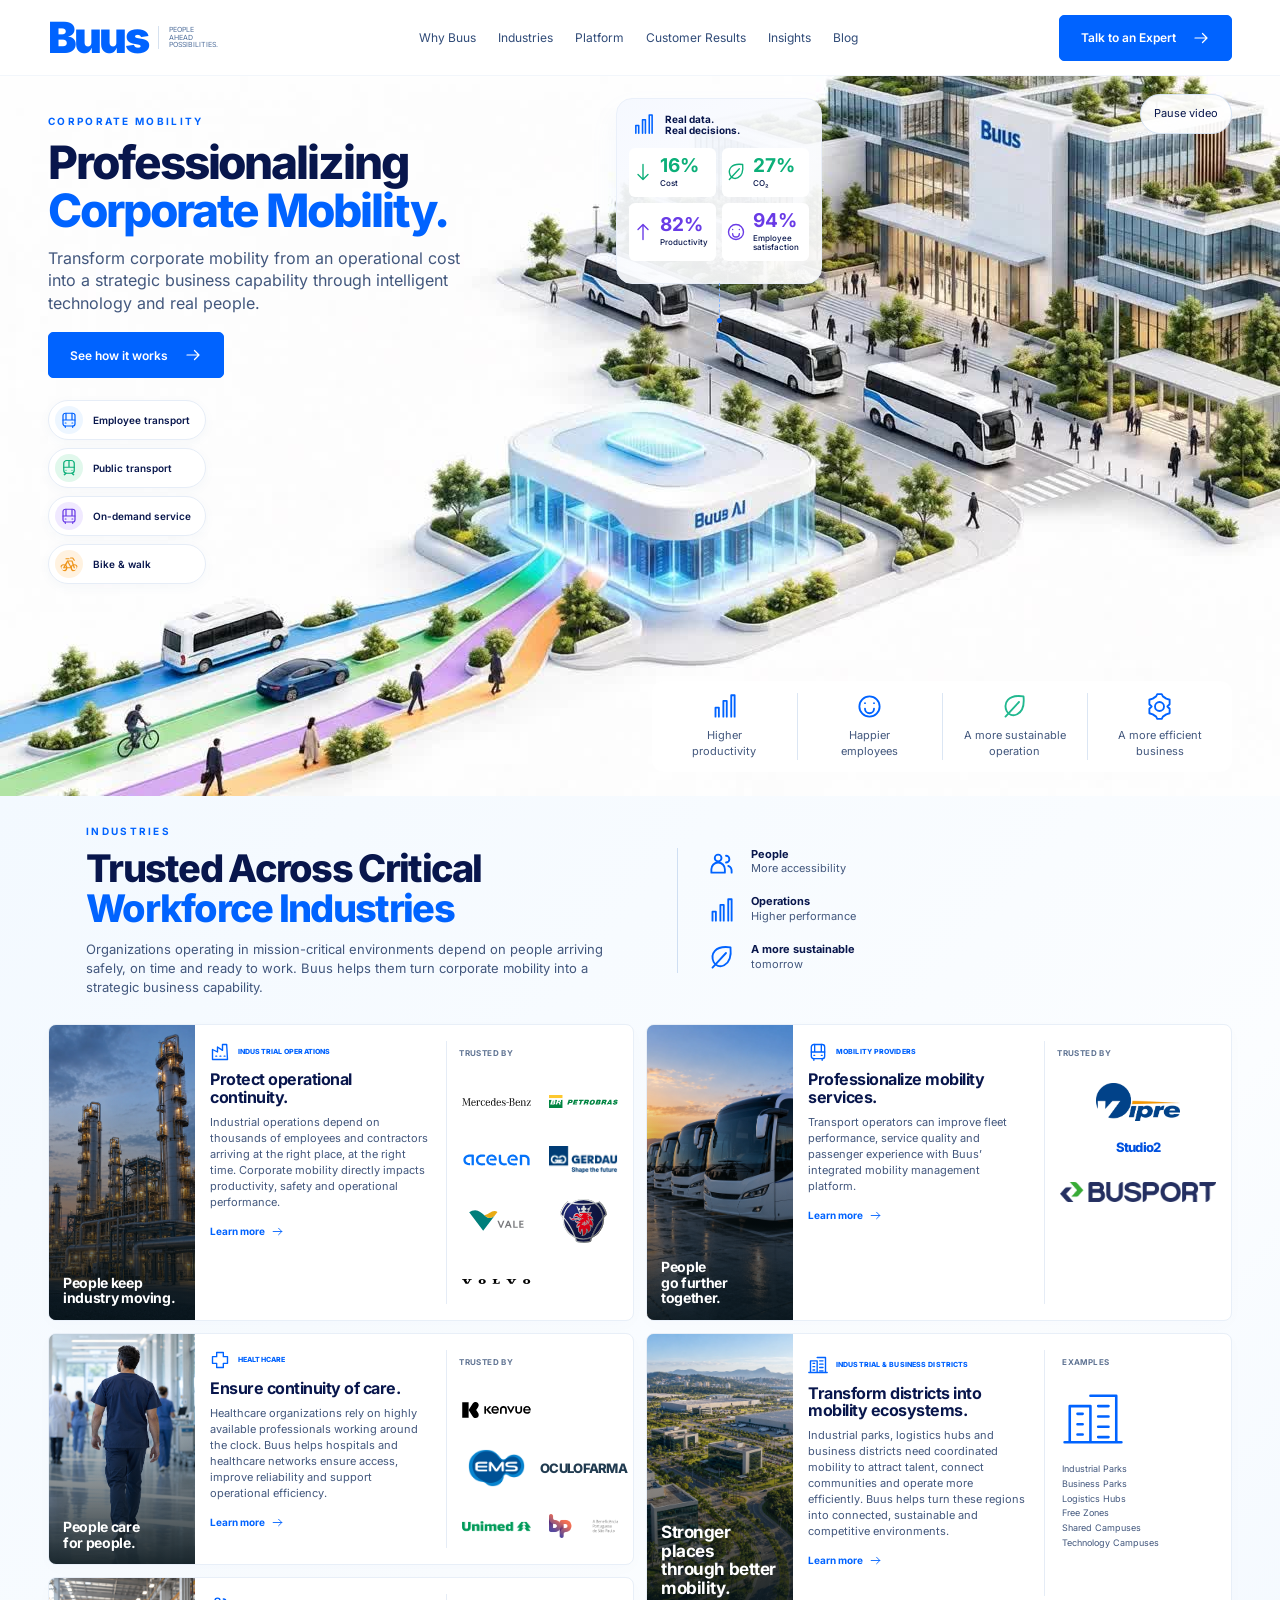
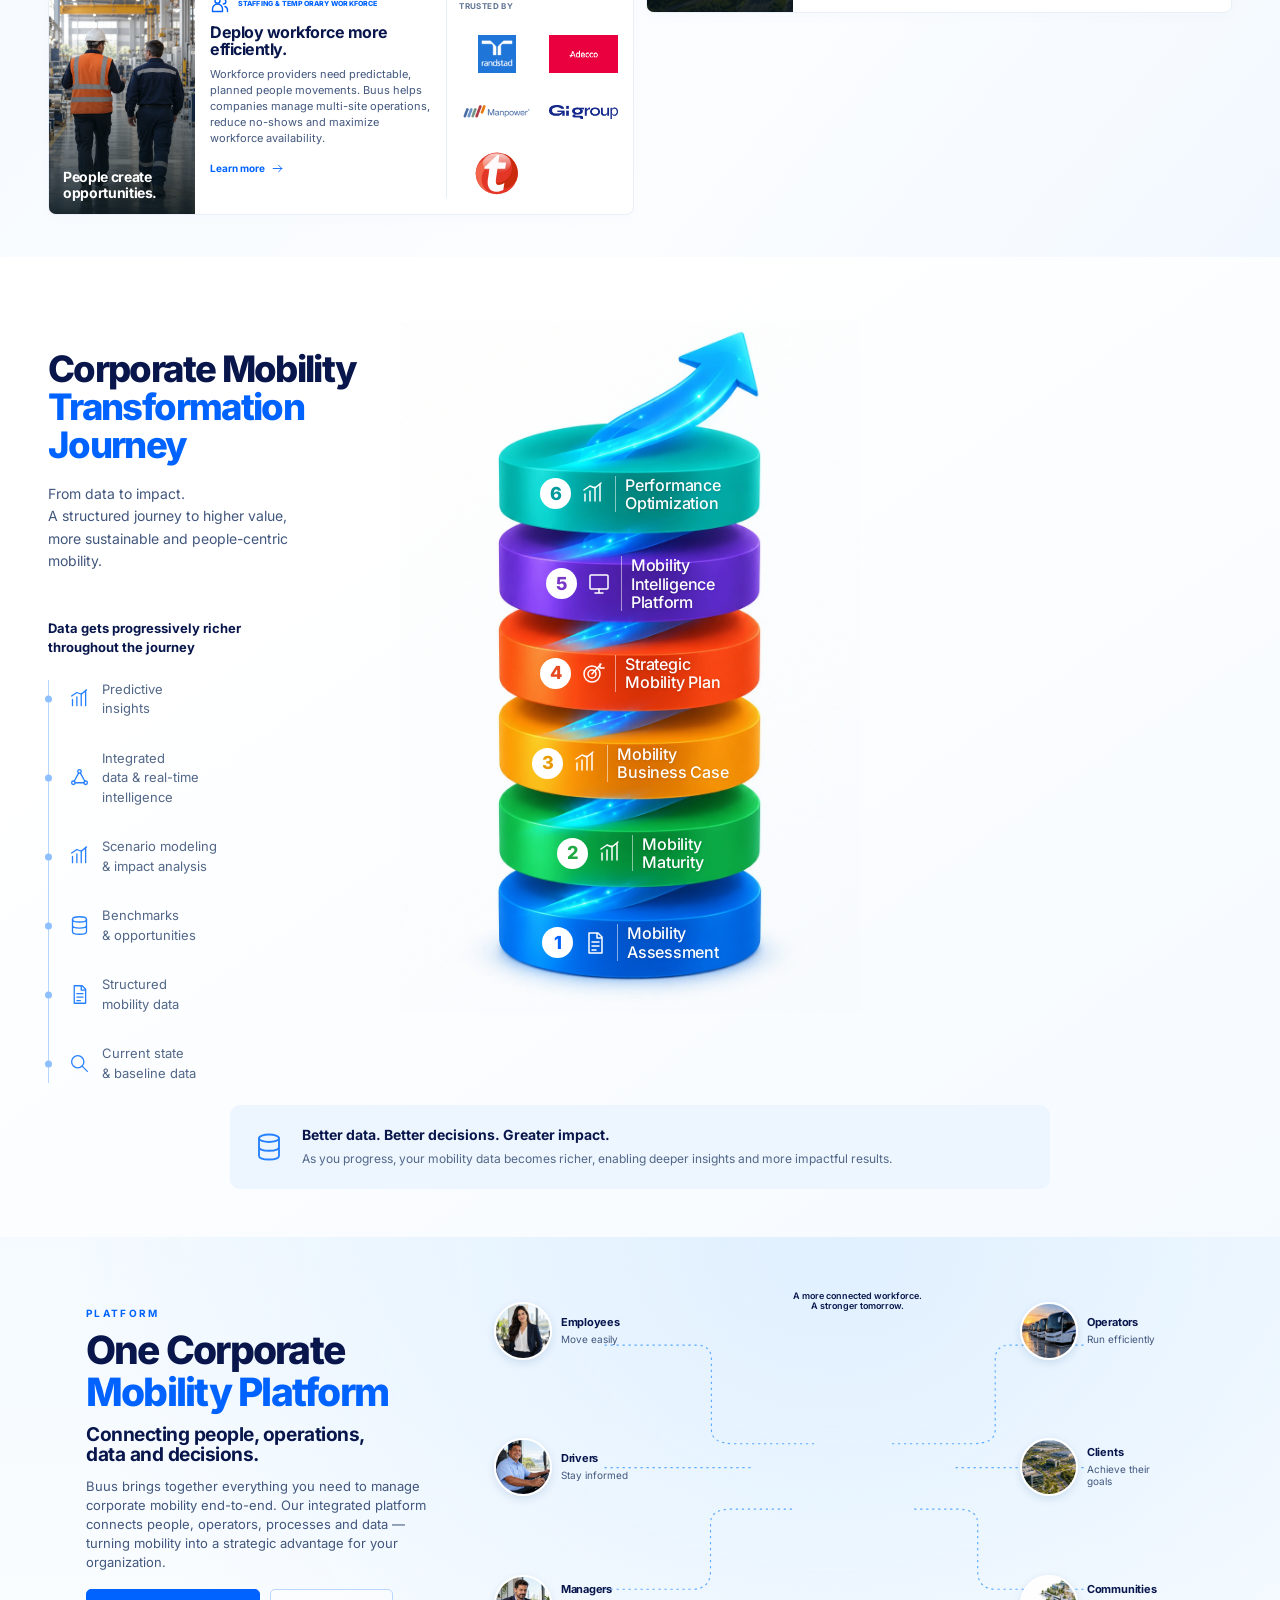
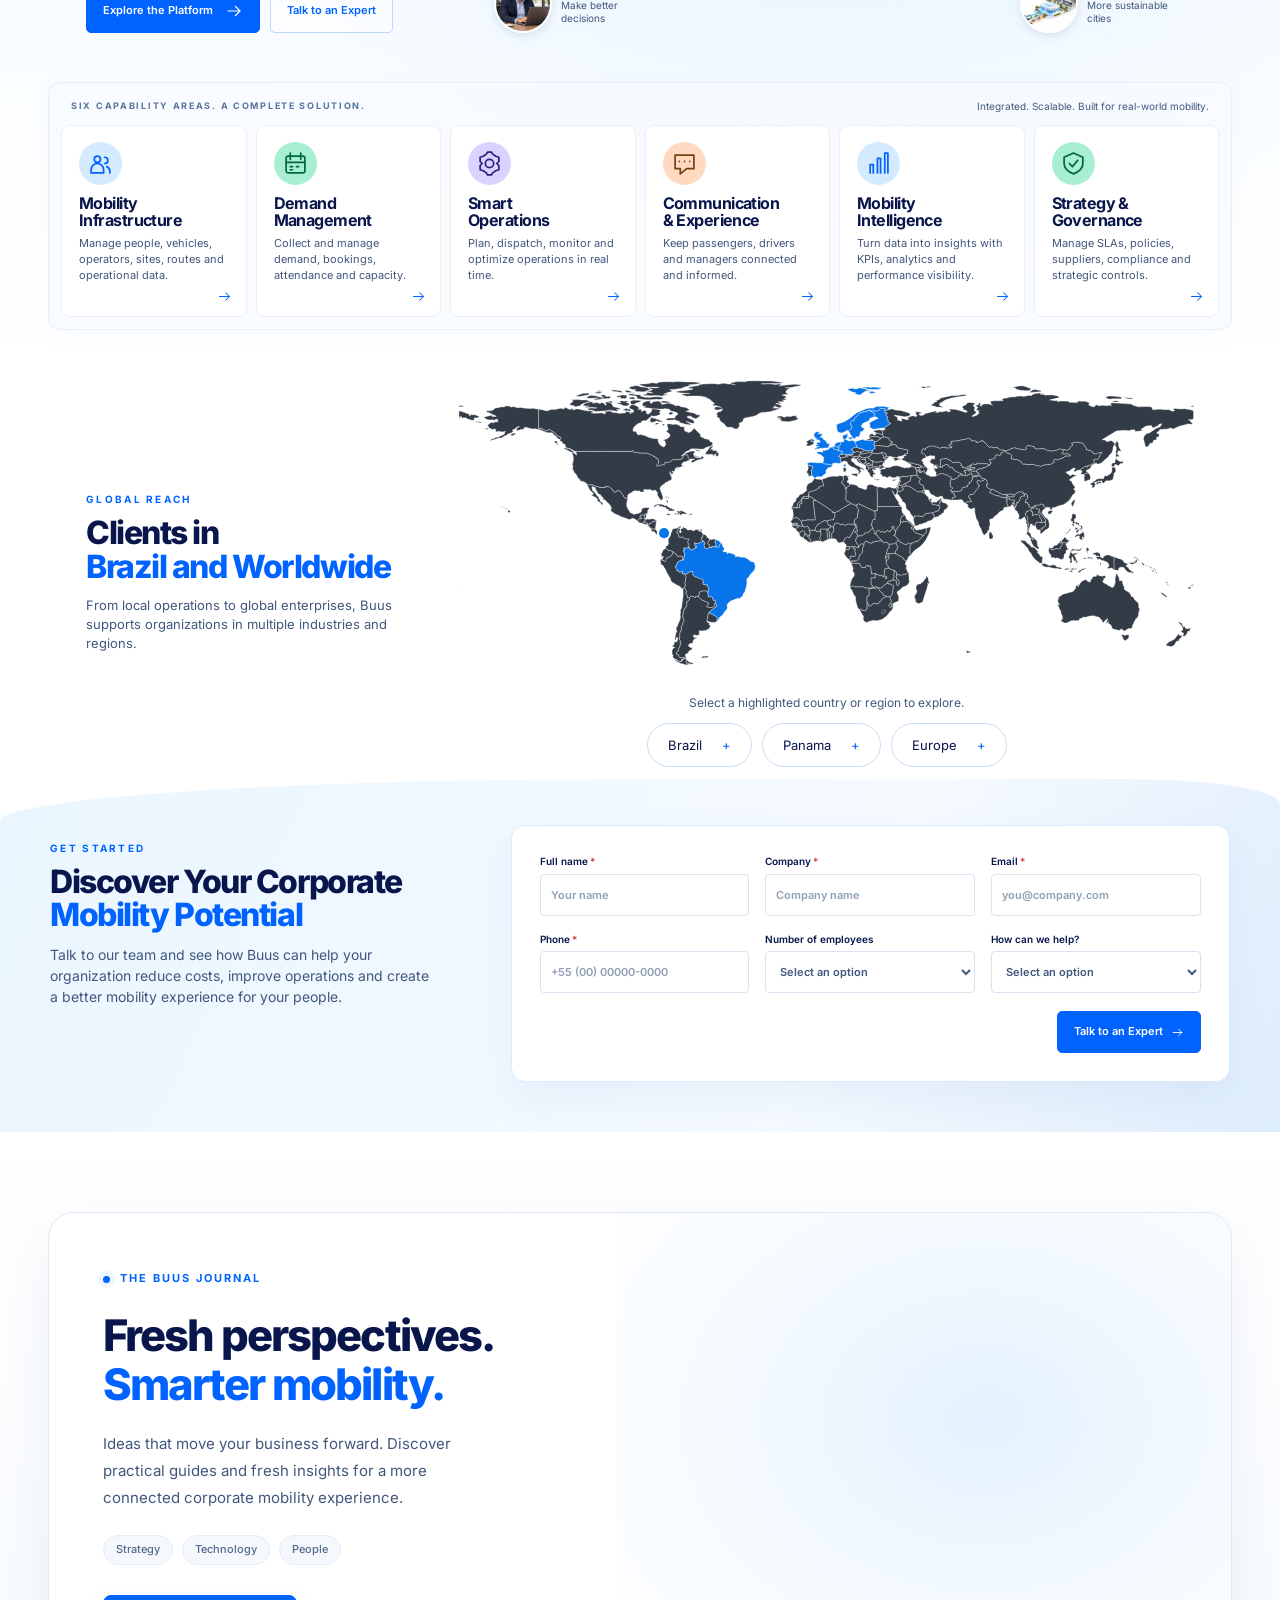
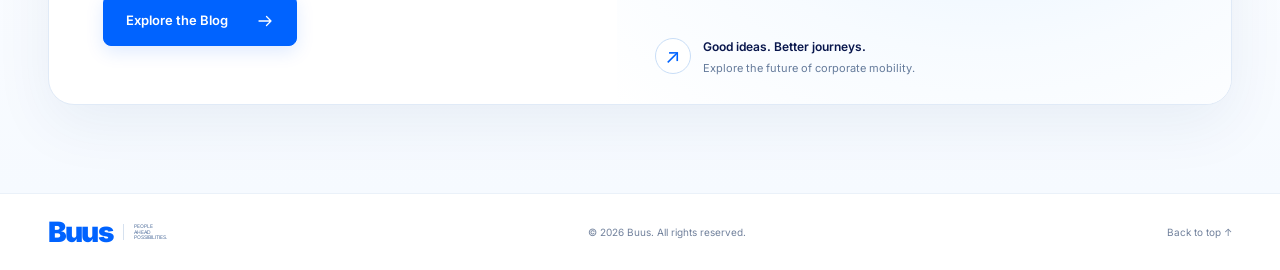
<file: index.html>
<!doctype html>
<html lang="en"><head><meta charset="UTF-8"><meta name="viewport" content="width=device-width, initial-scale=1"><meta name="theme-color" content="#0063ff"><meta name="description" content="Connect people, operations, data and decisions with Buus corporate mobility solutions."><title>Buus — Corporate Mobility</title><link rel="stylesheet" href="assets/site.css"></head><body>
<a class="skip-link" href="#main">Skip to content</a>
<header class="site-header"><div class="container header-inner"><a class="brand" href="#home" aria-label="Buus homepage"><span class="wordmark">Buus</span><span class="tagline">PEOPLE<br>AHEAD<br>POSSIBILITIES.</span></a><nav id="navigation" aria-label="Main navigation"><a href="#why">Why Buus</a><a href="#industries">Industries</a><a href="#platform">Platform</a><a href="#global">Customer Results</a><a href="#capabilities">Insights</a><a href="blog.html">Blog</a></nav><a class="button header-cta" href="#contact">Talk to an Expert <svg class="icon " viewBox="0 0 24 24" fill="none" stroke="currentColor" stroke-width="1.65" stroke-linecap="round" stroke-linejoin="round" aria-hidden="true"><path d="M4 12h16m-6-6 6 6-6 6"/></svg></a><button class="menu-toggle" aria-controls="navigation" aria-expanded="false" aria-label="Open navigation"><svg class="icon " viewBox="0 0 24 24" fill="none" stroke="currentColor" stroke-width="1.65" stroke-linecap="round" stroke-linejoin="round" aria-hidden="true"><path d="M3 6h18M3 12h18M3 18h18"/></svg></button></div></header>
<main id="main">
<section class="hero" id="home"><div class="container hero-inner"><div class="hero-art"><video id="hero-video" autoplay muted loop playsinline preload="metadata" poster="assets/eeefe08fa864c0dd.jpg" aria-label="Animated Buus corporate mobility hub"><source src="assets/658499832cb5ab32.mp4" type="video/mp4"></video></div><button class="hero-video-toggle" type="button" aria-controls="hero-video" aria-label="Pause background video">Pause video</button><div class="hero-copy"><p class="eyebrow">Corporate mobility</p><h1>Professionalizing<br><span>Corporate Mobility.</span></h1><p class="hero-description">Transform corporate mobility from an operational cost into a strategic business capability through intelligent technology and real people.</p><a class="button" href="#platform">See how it works <svg class="icon " viewBox="0 0 24 24" fill="none" stroke="currentColor" stroke-width="1.65" stroke-linecap="round" stroke-linejoin="round" aria-hidden="true"><path d="M4 12h16m-6-6 6 6-6 6"/></svg></a><div class="mobility-modes"><span class="mode blue"><svg class="icon " viewBox="0 0 24 24" fill="none" stroke="currentColor" stroke-width="1.65" stroke-linecap="round" stroke-linejoin="round" aria-hidden="true"><rect x="4" y="3" width="16" height="17" rx="3"/><path d="M4 12h16M8 3v9m8-9v9M7 20v2m10-2v2M7 16h1m8 0h1"/></svg> <b>Employee transport</b></span><span class="mode green"><svg class="icon " viewBox="0 0 24 24" fill="none" stroke="currentColor" stroke-width="1.65" stroke-linecap="round" stroke-linejoin="round" aria-hidden="true"><rect x="5" y="2" width="14" height="17" rx="4"/><path d="M5 11h14M12 2v9m-4 4h.01M16 15h.01M8 19l-3 3m11-3 3 3"/></svg> <b>Public transport</b></span><span class="mode purple"><svg class="icon " viewBox="0 0 24 24" fill="none" stroke="currentColor" stroke-width="1.65" stroke-linecap="round" stroke-linejoin="round" aria-hidden="true"><rect x="4" y="3" width="16" height="17" rx="3"/><path d="M4 12h16M8 3v9m8-9v9M7 20v2m10-2v2M7 16h1m8 0h1"/></svg> <b>On-demand service</b></span><span class="mode orange"><svg class="icon " viewBox="0 0 24 24" fill="none" stroke="currentColor" stroke-width="1.65" stroke-linecap="round" stroke-linejoin="round" aria-hidden="true"><circle cx="5" cy="17" r="4"/><circle cx="19" cy="17" r="4"/><path d="m5 17 5-9 5 9H5l4-6m1-3h6l3 9m-5-13h3l2 3M8 5h4"/></svg> <b>Bike & walk</b></span></div></div><div class="metrics-card" aria-label="Metrics shown in the supplied design reference"><div class="metrics-heading"><svg class="icon " viewBox="0 0 24 24" fill="none" stroke="currentColor" stroke-width="1.65" stroke-linecap="round" stroke-linejoin="round" aria-hidden="true"><path d="M4 21V13h3v8m4 0V7h3v14m4 0V2h3v19"/></svg> <strong>Real data.<br>Real decisions.</strong></div><div class="metrics-grid"><div class="metric green"><svg class="icon " viewBox="0 0 24 24" fill="none" stroke="currentColor" stroke-width="1.65" stroke-linecap="round" stroke-linejoin="round" aria-hidden="true"><path d="M12 3v18m-6-6 6 6 6-6"/></svg><strong>16%<small>Cost</small></strong></div><div class="metric green"><svg class="icon " viewBox="0 0 24 24" fill="none" stroke="currentColor" stroke-width="1.65" stroke-linecap="round" stroke-linejoin="round" aria-hidden="true"><path d="M20 3C6 1 2 9 5 16s17 5 15-13ZM4 21 16 8"/></svg><strong>27%<small>CO₂</small></strong></div><div class="metric purple"><svg class="icon " viewBox="0 0 24 24" fill="none" stroke="currentColor" stroke-width="1.65" stroke-linecap="round" stroke-linejoin="round" aria-hidden="true"><path d="M12 21V3m-6 6 6-6 6 6"/></svg><strong>82%<small>Productivity</small></strong></div><div class="metric purple"><svg class="icon " viewBox="0 0 24 24" fill="none" stroke="currentColor" stroke-width="1.65" stroke-linecap="round" stroke-linejoin="round" aria-hidden="true"><circle cx="12" cy="12" r="9"/><path d="M8 14a4 4 0 0 0 8 0M8 9h.01M16 9h.01"/></svg><strong>94%<small>Employee<br>satisfaction</small></strong></div></div><span class="metrics-connector"></span></div><div class="benefits" id="why"><div><svg class="icon " viewBox="0 0 24 24" fill="none" stroke="currentColor" stroke-width="1.65" stroke-linecap="round" stroke-linejoin="round" aria-hidden="true"><path d="M4 21V13h3v8m4 0V7h3v14m4 0V2h3v19"/></svg><span>Higher<br>productivity</span></div><div><svg class="icon " viewBox="0 0 24 24" fill="none" stroke="currentColor" stroke-width="1.65" stroke-linecap="round" stroke-linejoin="round" aria-hidden="true"><circle cx="12" cy="12" r="9"/><path d="M8 14a4 4 0 0 0 8 0M8 9h.01M16 9h.01"/></svg><span>Happier<br>employees</span></div><div><svg class="icon " viewBox="0 0 24 24" fill="none" stroke="currentColor" stroke-width="1.65" stroke-linecap="round" stroke-linejoin="round" aria-hidden="true"><path d="M20 3C6 1 2 9 5 16s17 5 15-13ZM4 21 16 8"/></svg><span>A more sustainable<br>operation</span></div><div><svg class="icon " viewBox="0 0 24 24" fill="none" stroke="currentColor" stroke-width="1.65" stroke-linecap="round" stroke-linejoin="round" aria-hidden="true"><path d="m9 3 1-2h4l1 2 3 2 3 1v4l-2 2 2 2v4l-3 1-3 2-1 2h-4l-1-2-3-2-3-1v-4l2-2-2-2V6l3-1Z"/><circle cx="12" cy="12" r="4"/></svg><span>A more efficient<br>business</span></div></div></div></section>
<section class="industries section" id="industries"><div class="container"><div class="section-heading industry-heading"><div><p class="eyebrow">Industries</p><h2>Trusted Across Critical<br><span>Workforce Industries</span></h2><p>Organizations operating in mission-critical environments depend on people arriving safely, on time and ready to work. Buus helps them turn corporate mobility into a strategic business capability.</p></div><div class="value-list"><div><svg class="icon " viewBox="0 0 24 24" fill="none" stroke="currentColor" stroke-width="1.65" stroke-linecap="round" stroke-linejoin="round" aria-hidden="true"><circle cx="9" cy="8" r="3"/><path d="M3 21v-3a6 6 0 0 1 12 0v3H3m13-15a3 3 0 0 1 0 6m2 3a5 5 0 0 1 3 5v1"/></svg><span><strong>People</strong>More accessibility</span></div><div><svg class="icon " viewBox="0 0 24 24" fill="none" stroke="currentColor" stroke-width="1.65" stroke-linecap="round" stroke-linejoin="round" aria-hidden="true"><path d="M4 21V13h3v8m4 0V7h3v14m4 0V2h3v19"/></svg><span><strong>Operations</strong>Higher performance</span></div><div><svg class="icon " viewBox="0 0 24 24" fill="none" stroke="currentColor" stroke-width="1.65" stroke-linecap="round" stroke-linejoin="round" aria-hidden="true"><path d="M20 3C6 1 2 9 5 16s17 5 15-13ZM4 21 16 8"/></svg><span><strong>A more sustainable</strong>tomorrow</span></div></div></div><div class="industry-grid"><article class="industry-card industrial"><div class="industry-photo"><img src="assets/9c33a1e5c8823159.webp" alt="Industrial Operations" width="768" height="1024" loading="lazy"><p>People keep<br>industry moving.</p></div><div class="industry-copy"><div class="card-label"><svg class="icon " viewBox="0 0 24 24" fill="none" stroke="currentColor" stroke-width="1.65" stroke-linecap="round" stroke-linejoin="round" aria-hidden="true"><path d="M3 21V9l6 3V6l6 4V3h5l1 18ZM7 17h1m4 0h1m4 0h1"/></svg><span>INDUSTRIAL OPERATIONS</span></div><h3>Protect operational continuity.</h3><p>Industrial operations depend on thousands of employees and contractors arriving at the right place, at the right time. Corporate mobility directly impacts productivity, safety and operational performance.</p><a class="learn" href="#contact">Learn more <svg class="icon " viewBox="0 0 24 24" fill="none" stroke="currentColor" stroke-width="1.65" stroke-linecap="round" stroke-linejoin="round" aria-hidden="true"><path d="M4 12h16m-6-6 6 6-6 6"/></svg></a></div><aside class="industry-trust"><span class="tiny-label">TRUSTED BY</span><div class="brands"><span class="client-logo client-logo--mercedes" title="Mercedes-Benz"><img src="assets/54e4ae55a7bb9e9e.svg" alt="Mercedes-Benz" loading="lazy" decoding="async"></span><span class="client-logo client-logo--petrobras" title="PETROBRAS"><img src="assets/e1b089de179fd030.svg" alt="PETROBRAS" loading="lazy" decoding="async"></span><span class="client-logo client-logo--acelen" title="acelen"><img src="assets/f688563279a7576c.svg" alt="acelen" loading="lazy" decoding="async"></span><span class="client-logo client-logo--gerdau" title="GERDAU"><img src="assets/98a8648b7e3c0ffb.png" alt="GERDAU" loading="lazy" decoding="async"></span><span class="client-logo client-logo--vale" title="VALE"><img src="assets/9df9e30540c41a92.svg" alt="VALE" loading="lazy" decoding="async"></span><span class="client-logo client-logo--scania" title="SCANIA"><img src="assets/18e63fd299d9a80a.svg" alt="SCANIA" loading="lazy" decoding="async"></span><span class="client-logo client-logo--volvo" title="VOLVO"><img src="assets/cb601e292ae3308d.svg" alt="VOLVO" loading="lazy" decoding="async"></span></div></aside></article><article class="industry-card operators"><div class="industry-photo"><img src="assets/634fc566e67d808d.webp" alt="Mobility Providers" width="768" height="1024" loading="lazy"><p>People<br>go further together.</p></div><div class="industry-copy"><div class="card-label"><svg class="icon " viewBox="0 0 24 24" fill="none" stroke="currentColor" stroke-width="1.65" stroke-linecap="round" stroke-linejoin="round" aria-hidden="true"><rect x="4" y="3" width="16" height="17" rx="3"/><path d="M4 12h16M8 3v9m8-9v9M7 20v2m10-2v2M7 16h1m8 0h1"/></svg><span>MOBILITY PROVIDERS</span></div><h3>Professionalize mobility services.</h3><p>Transport operators can improve fleet performance, service quality and passenger experience with Buus’ integrated mobility management platform.</p><a class="learn" href="#contact">Learn more <svg class="icon " viewBox="0 0 24 24" fill="none" stroke="currentColor" stroke-width="1.65" stroke-linecap="round" stroke-linejoin="round" aria-hidden="true"><path d="M4 12h16m-6-6 6 6-6 6"/></svg></a></div><aside class="industry-trust"><span class="tiny-label">TRUSTED BY</span><div class="brands"><span class="client-logo client-logo--vipre" title="VIPRE"><img src="assets/eb802612522aa691.png" alt="VIPRE" loading="lazy" decoding="async"></span><span style="--brand:#0051df">Studio2</span><span class="client-logo client-logo--busport" title="BUSPORT"><img src="assets/73fdf043246c52e2.png" alt="BUSPORT" loading="lazy" decoding="async"></span></div></aside></article><article class="industry-card healthcare"><div class="industry-photo"><img src="assets/34e19c3c663853fa.webp" alt="Healthcare" width="768" height="1024" loading="lazy"><p>People care<br>for people.</p></div><div class="industry-copy"><div class="card-label"><svg class="icon " viewBox="0 0 24 24" fill="none" stroke="currentColor" stroke-width="1.65" stroke-linecap="round" stroke-linejoin="round" aria-hidden="true"><path d="M8 3h8v5h5v8h-5v5H8v-5H3V8h5Z"/></svg><span>HEALTHCARE</span></div><h3>Ensure continuity of care.</h3><p>Healthcare organizations rely on highly available professionals working around the clock. Buus helps hospitals and healthcare networks ensure access, improve reliability and support operational efficiency.</p><a class="learn" href="#contact">Learn more <svg class="icon " viewBox="0 0 24 24" fill="none" stroke="currentColor" stroke-width="1.65" stroke-linecap="round" stroke-linejoin="round" aria-hidden="true"><path d="M4 12h16m-6-6 6 6-6 6"/></svg></a></div><aside class="industry-trust"><span class="tiny-label">TRUSTED BY</span><div class="brands"><span class="client-logo client-logo--kenvue" title="kenvue"><img src="assets/1f8b88e98958fdb4.svg" alt="kenvue" loading="lazy" decoding="async"></span><span class="client-logo client-logo--whirlpool" title="Whirlpool"><img src="assets/a1caf50b2d2fc28d.png" alt="Whirlpool" loading="lazy" decoding="async"></span><span class="client-logo client-logo--ems" title="EMS"><img src="assets/ab38ab52f0ef2501.png" alt="EMS" loading="lazy" decoding="async"></span><span style="--brand:#213b50">OCULOFARMA</span><span class="client-logo client-logo--unimed" title="Unimed"><img src="assets/1375d3e93e10c607.png" alt="Unimed" loading="lazy" decoding="async"></span><span class="client-logo client-logo--bp" title="bp"><img src="assets/c96a17fa0737d7c3.png" alt="bp" loading="lazy" decoding="async"></span></div></aside></article><article class="industry-card districts"><div class="industry-photo"><img src="assets/fe7ef6766ea3985e.webp" alt="Industrial &amp; Business Districts" width="768" height="1024" loading="lazy"><p>Stronger places<br>through better mobility.</p></div><div class="industry-copy"><div class="card-label"><svg class="icon " viewBox="0 0 24 24" fill="none" stroke="currentColor" stroke-width="1.65" stroke-linecap="round" stroke-linejoin="round" aria-hidden="true"><path d="M3 21V7h8v14m0-18h10v18M1 21h22M6 10h2m-2 4h2m-2 4h2m6-11h4m-4 4h4m-4 4h4m-4 4h4"/></svg><span>INDUSTRIAL & BUSINESS DISTRICTS</span></div><h3>Transform districts into mobility ecosystems.</h3><p>Industrial parks, logistics hubs and business districts need coordinated mobility to attract talent, connect communities and operate more efficiently. Buus helps turn these regions into connected, sustainable and competitive environments.</p><a class="learn" href="#contact">Learn more <svg class="icon " viewBox="0 0 24 24" fill="none" stroke="currentColor" stroke-width="1.65" stroke-linecap="round" stroke-linejoin="round" aria-hidden="true"><path d="M4 12h16m-6-6 6 6-6 6"/></svg></a></div><aside class="industry-trust"><span class="tiny-label">EXAMPLES</span><div class="district-icon"><svg class="icon " viewBox="0 0 24 24" fill="none" stroke="currentColor" stroke-width="1.65" stroke-linecap="round" stroke-linejoin="round" aria-hidden="true"><path d="M3 21V7h8v14m0-18h10v18M1 21h22M6 10h2m-2 4h2m-2 4h2m6-11h4m-4 4h4m-4 4h4m-4 4h4"/></svg></div><p class="district-list">Industrial Parks<br>Business Parks<br>Logistics Hubs<br>Free Zones<br>Shared Campuses<br>Technology Campuses</p></aside></article><article class="industry-card workforce"><div class="industry-photo"><img src="assets/25cc32ebf8b05de4.webp" alt="Staffing &amp; Temporary Workforce" width="768" height="1024" loading="lazy"><p>People create<br>opportunities.</p></div><div class="industry-copy"><div class="card-label"><svg class="icon " viewBox="0 0 24 24" fill="none" stroke="currentColor" stroke-width="1.65" stroke-linecap="round" stroke-linejoin="round" aria-hidden="true"><circle cx="9" cy="8" r="3"/><path d="M3 21v-3a6 6 0 0 1 12 0v3H3m13-15a3 3 0 0 1 0 6m2 3a5 5 0 0 1 3 5v1"/></svg><span>STAFFING & TEMPORARY WORKFORCE</span></div><h3>Deploy workforce more efficiently.</h3><p>Workforce providers need predictable, planned people movements. Buus helps companies manage multi-site operations, reduce no-shows and maximize workforce availability.</p><a class="learn" href="#contact">Learn more <svg class="icon " viewBox="0 0 24 24" fill="none" stroke="currentColor" stroke-width="1.65" stroke-linecap="round" stroke-linejoin="round" aria-hidden="true"><path d="M4 12h16m-6-6 6 6-6 6"/></svg></a></div><aside class="industry-trust"><span class="tiny-label">TRUSTED BY</span><div class="brands"><span class="client-logo client-logo--randstad" title="randstad"><img src="assets/527158f0c8900562.png" alt="randstad" loading="lazy" decoding="async"></span><span class="client-logo client-logo--adecco" title="Adecco"><img src="assets/f4cdfd08f895f79c.png" alt="Adecco" loading="lazy" decoding="async"></span><span class="client-logo client-logo--manpower" title="Manpower"><img src="assets/f86b2f270768ed47.png" alt="Manpower" loading="lazy" decoding="async"></span><span class="client-logo client-logo--gigroup" title="Gi Group"><img src="assets/81bc7ee4a92f5927.png" alt="Gi Group" loading="lazy" decoding="async"></span><span class="client-logo client-logo--tempoteam" title="tempo team"><img src="assets/a12b1c91236849e4.svg" alt="tempo team" loading="lazy" decoding="async"></span></div></aside></article></div></div></section>
<section id="business-journey" class="business-journey" aria-labelledby="journey-title">
<style>
#business-journey{background:linear-gradient(145deg,#fff 25%,#f5faff 100%);padding:64px 0 48px;color:#08164c;isolation:isolate}#business-journey *{box-sizing:border-box}#business-journey .journey-wrap{width:min(1280px,calc(100% - 96px));margin:auto}#business-journey .journey-layout{display:grid;grid-template-columns:.85fr 1.2fr .9fr;gap:26px;align-items:start}#business-journey .journey-intro{padding-top:30px}#business-journey h2{font-size:clamp(27px,2.85vw,40px);line-height:1.04;letter-spacing:-.045em;margin:0;font-weight:750}#business-journey h2 span{color:#0063ff}#business-journey .journey-lead{font-size:14px;line-height:1.6;color:#42577d;margin:18px 0 0;max-width:260px}#business-journey .journey-data{margin-top:38px}#business-journey .journey-data h3{font-size:13px;line-height:1.5;letter-spacing:0;max-width:200px;margin:0 0 22px}#business-journey .journey-data ol{list-style:none;margin:0;padding:0 0 0 20px;display:flex;flex-direction:column;gap:23px;border-left:1px solid #b5d6ff}#business-journey .journey-data li{position:relative;display:flex;align-items:center;gap:12px;font-size:12px;line-height:1.5;color:#526788}#business-journey .journey-data li:before{content:'';position:absolute;left:-24px;top:50%;width:7px;height:7px;border-radius:50%;background:#8ebfff;transform:translateY(-50%)}#business-journey .journey-data li.active{color:#0063ff}#business-journey .journey-data svg{color:#2781ff;width:21px;height:21px;flex-shrink:0}#business-journey .journey-visual{position:relative;aspect-ratio:2/3;min-width:0}#business-journey .journey-image{display:block;width:100%;height:100%;object-fit:contain;mix-blend-mode:multiply}#business-journey .journey-light{position:absolute;inset:0;pointer-events:none;opacity:0;width:100%;height:100%;object-fit:contain;mix-blend-mode:multiply;filter:saturate(1.3) brightness(1.08);clip-path:inset(var(--jt,75%) 9% var(--jb,9%) 9% round 15%);transition:opacity .25s,clip-path .35s}#business-journey .journey-visual.active .journey-light{opacity:1}#business-journey .journey-phase{position:absolute;left:15%;width:70%;height:8%;display:flex;align-items:center;justify-content:center;gap:10px;border:0;background:transparent;color:#fff;font:inherit;text-align:left;padding:0 6%;border-radius:42%;cursor:pointer;transition:box-shadow .25s,background .25s}#business-journey .journey-phase:hover,#business-journey .journey-phase:focus-visible{box-shadow:0 0 24px color-mix(in srgb,var(--phase-color) 42%,transparent);background:#ffffff0b}#business-journey .journey-phase:focus-visible{outline:2px solid #0063ff;outline-offset:5px}#business-journey .phase-num{display:grid;place-items:center;flex-shrink:0;width:28px;height:28px;background:#fff;color:var(--phase-color);border-radius:50%;font-size:18px;font-weight:750;line-height:1}#business-journey .phase-icon{width:24px;height:24px;flex-shrink:0}#business-journey .phase-name{border-left:1px solid #ffffff85;padding-left:9px;font-size:14px;font-weight:500;line-height:1.15;letter-spacing:-.015em;max-width:130px;text-shadow:0 1px 3px #0002}#business-journey .journey-detail-area{position:relative;align-self:stretch;min-width:0}#business-journey .journey-detail{position:absolute;top:var(--detail-y,78%);left:0;right:0;display:grid;grid-template-columns:42px 1fr;gap:12px;align-items:start;transform:translateY(-15%);opacity:0;visibility:hidden;pointer-events:none;transition:opacity .2s,transform .2s;color:var(--detail-color,#0063ff)}#business-journey .journey-detail[hidden]{display:none}#business-journey .journey-detail.visible{opacity:1;visibility:visible;transform:translateY(-25%)}#business-journey .journey-detail:before{content:'';position:absolute;width:22px;height:1px;background:currentColor;left:-26px;top:20px}#business-journey .detail-symbol{width:42px;height:42px;border:1px solid currentColor;border-radius:50%;display:grid;place-items:center;background:#fff}#business-journey .detail-symbol svg{width:23px;height:23px}#business-journey .journey-detail h3{color:inherit;font-size:13px;line-height:1.4;letter-spacing:0;margin:0 0 5px;font-weight:650}#business-journey .journey-detail p{color:#42577d;font-size:12px;line-height:1.65;margin:0;max-width:260px}#business-journey .journey-note{display:flex;align-items:center;gap:18px;width:min(820px,100%);margin:22px auto 0;background:#edf6ff;border-radius:10px;padding:20px 24px}#business-journey .journey-note svg{color:#2781ff;width:30px;height:30px;flex-shrink:0}#business-journey .journey-note strong{font-size:14px;color:#08164c;font-weight:650;display:block;margin-bottom:4px}#business-journey .journey-note p{font-size:12px;line-height:1.6;color:#526788;margin:0}
@media(min-width:1200px){#business-journey .journey-data{margin-top:46px}#business-journey .journey-data ol{gap:30px}#business-journey .journey-data li{font-size:13px}#business-journey .phase-name{font-size:16px}#business-journey .phase-num{width:31px;height:31px}#business-journey .journey-detail h3{font-size:15px}#business-journey .journey-detail p{font-size:13px}}
@media(min-width:768px) and (max-width:1000px){#business-journey .journey-wrap{width:calc(100% - 48px)}#business-journey .journey-layout{gap:16px;grid-template-columns:.75fr 1.2fr .85fr}#business-journey .phase-name{font-size:11px;padding-left:6px}#business-journey .phase-icon{width:17px;height:17px}#business-journey .phase-num{width:21px;height:21px;font-size:14px}#business-journey .journey-phase{gap:6px;padding:0 4%}#business-journey .journey-data li{font-size:11px;gap:7px}#business-journey .journey-data ol{gap:19px}#business-journey .journey-detail{grid-template-columns:28px 1fr;gap:8px}#business-journey .detail-symbol{width:28px;height:28px}#business-journey .detail-symbol svg{width:17px;height:17px}#business-journey .journey-detail h3,#business-journey .journey-detail p{font-size:11px}#business-journey .journey-detail:before{width:13px;left:-15px;top:14px}}
@media(max-width:767px){#business-journey{padding:40px 0}#business-journey .journey-wrap{width:calc(100% - 36px)}#business-journey .journey-layout{display:flex;flex-direction:column;gap:20px}#business-journey .journey-intro{padding-top:0;width:100%}#business-journey h2{font-size:34px}#business-journey .journey-lead{max-width:400px}#business-journey .journey-data{margin-top:26px}#business-journey .journey-data h3{max-width:none;font-size:13px;margin-bottom:14px}#business-journey .journey-data ol{display:grid;grid-template-columns:repeat(2,1fr);gap:14px 18px;border-left:0;padding:0}#business-journey .journey-data li:before{display:none}#business-journey .journey-data li{font-size:11px;gap:8px}#business-journey .journey-visual{width:100%;max-width:430px;align-self:center}#business-journey .journey-detail-area{display:none!important}#business-journey .journey-note{margin-top:16px;padding:18px;gap:12px}#business-journey .journey-note strong{font-size:13px}#business-journey .journey-note p{font-size:11px}#business-journey .phase-name{font-size:clamp(12px,3.8vw,17px)}#business-journey .phase-num{width:26px;height:26px;font-size:17px}#business-journey .phase-icon{width:22px;height:22px}#business-journey .journey-phase{gap:8px;padding:0 4%}}
@media(prefers-reduced-motion:reduce){#business-journey *{transition:none!important}}
</style>
<div class="journey-wrap"><div class="journey-layout">
<div class="journey-intro"><h2 id="journey-title">Corporate Mobility<br><span>Transformation<br>Journey</span></h2><p class="journey-lead">From data to impact.<br>A structured journey to higher value, more sustainable and people-centric mobility.</p>
<div class="journey-data"><h3>Data gets progressively richer throughout the journey</h3><ol reversed>
<li data-level="5"><svg class="phase-icon" viewBox="0 0 24 24" fill="none" stroke="currentColor" stroke-width="1.5" stroke-linecap="round" stroke-linejoin="round" aria-hidden="true"><path d="M4 19V12m5 7V9m5 10V5m5 14V2M3 8l6-4 5 2 6-5"/></svg><span>Predictive<br>insights</span></li><li data-level="4"><svg class="phase-icon" viewBox="0 0 24 24" fill="none" stroke="currentColor" stroke-width="1.5" stroke-linecap="round" stroke-linejoin="round" aria-hidden="true"><circle cx="12" cy="5" r="2"/><circle cx="5" cy="18" r="2"/><circle cx="19" cy="18" r="2"/><path d="m11 7-5 9m7-9 5 9M7 18h10"/></svg><span>Integrated<br>data &amp; real-time<br>intelligence</span></li><li data-level="3"><svg class="phase-icon" viewBox="0 0 24 24" fill="none" stroke="currentColor" stroke-width="1.5" stroke-linecap="round" stroke-linejoin="round" aria-hidden="true"><path d="M4 19V12m5 7V9m5 10V5m5 14V2M3 8l6-4 5 2 6-5"/></svg><span>Scenario modeling<br>&amp; impact analysis</span></li><li data-level="2"><svg class="phase-icon" viewBox="0 0 24 24" fill="none" stroke="currentColor" stroke-width="1.5" stroke-linecap="round" stroke-linejoin="round" aria-hidden="true"><ellipse cx="12" cy="5" rx="8" ry="3"/><path d="M4 5v14c0 4 16 4 16 0V5M4 12c0 4 16 4 16 0"/></svg><span>Benchmarks<br>&amp; opportunities</span></li><li data-level="1"><svg class="phase-icon" viewBox="0 0 24 24" fill="none" stroke="currentColor" stroke-width="1.5" stroke-linecap="round" stroke-linejoin="round" aria-hidden="true"><path d="M6 2h9l4 4v16H6zM14 2v5h5M9 11h7M9 15h7M9 19h4"/></svg><span>Structured<br>mobility data</span></li><li data-level="0"><svg class="phase-icon" viewBox="0 0 24 24" fill="none" stroke="currentColor" stroke-width="1.5" stroke-linecap="round" stroke-linejoin="round" aria-hidden="true"><circle cx="10" cy="10" r="7"/><path d="m15 15 6 6"/></svg><span>Current state<br>&amp; baseline data</span></li>
</ol></div></div>
<div class="journey-visual"><img class="journey-image" src="assets/business-journey-final.webp" alt="Six stages of corporate mobility transformation connected by an ascending blue spiral" width="1024" height="1536"><img class="journey-light" src="assets/business-journey-final.webp" alt="" aria-hidden="true" width="1024" height="1536">
<button type="button" class="journey-phase" data-phase="5" style="top:21%;--phase-color:#009a9d" aria-label="6 Performance Optimization" aria-expanded="false" aria-controls="journey-hover-detail"><span class="phase-num">6</span><svg class="phase-icon" viewBox="0 0 24 24" fill="none" stroke="currentColor" stroke-width="1.5" stroke-linecap="round" stroke-linejoin="round" aria-hidden="true"><path d="M4 19V12m5 7V9m5 10V5m5 14V2M3 8l6-4 5 2 6-5"/></svg><span class="phase-name">Performance<br>Optimization</span></button>
<button type="button" class="journey-phase" data-phase="4" style="top:34%;--phase-color:#7836c7" aria-label="5 Mobility Intelligence Platform" aria-expanded="false" aria-controls="journey-hover-detail"><span class="phase-num">5</span><svg class="phase-icon" viewBox="0 0 24 24" fill="none" stroke="currentColor" stroke-width="1.5" stroke-linecap="round" stroke-linejoin="round" aria-hidden="true"><rect x="3" y="3" width="18" height="14" rx="1"/><path d="M12 17v4M8 21h8"/></svg><span class="phase-name">Mobility<br>Intelligence<br>Platform</span></button>
<button type="button" class="journey-phase" data-phase="3" style="top:47%;--phase-color:#e64c21" aria-label="4 Strategic Mobility Plan" aria-expanded="false" aria-controls="journey-hover-detail"><span class="phase-num">4</span><svg class="phase-icon" viewBox="0 0 24 24" fill="none" stroke="currentColor" stroke-width="1.5" stroke-linecap="round" stroke-linejoin="round" aria-hidden="true"><circle cx="11" cy="13" r="8"/><circle cx="11" cy="13" r="4"/><path d="m11 13 9-10m-1 0v4h4"/></svg><span class="phase-name">Strategic<br>Mobility Plan</span></button>
<button type="button" class="journey-phase" data-phase="2" style="top:60%;--phase-color:#e89a06" aria-label="3 Mobility Business Case" aria-expanded="false" aria-controls="journey-hover-detail"><span class="phase-num">3</span><svg class="phase-icon" viewBox="0 0 24 24" fill="none" stroke="currentColor" stroke-width="1.5" stroke-linecap="round" stroke-linejoin="round" aria-hidden="true"><path d="M4 19V12m5 7V9m5 10V5m5 14V2M3 8l6-4 5 2 6-5"/></svg><span class="phase-name">Mobility<br>Business Case</span></button>
<button type="button" class="journey-phase" data-phase="1" style="top:73%;--phase-color:#21a943" aria-label="2 Mobility Maturity" aria-expanded="false" aria-controls="journey-hover-detail"><span class="phase-num">2</span><svg class="phase-icon" viewBox="0 0 24 24" fill="none" stroke="currentColor" stroke-width="1.5" stroke-linecap="round" stroke-linejoin="round" aria-hidden="true"><path d="M4 19V12m5 7V9m5 10V5m5 14V2M3 8l6-4 5 2 6-5"/></svg><span class="phase-name">Mobility<br>Maturity</span></button>
<button type="button" class="journey-phase" data-phase="0" style="top:86%;--phase-color:#0063ff" aria-label="1 Mobility Assessment" aria-expanded="false" aria-controls="journey-hover-detail"><span class="phase-num">1</span><svg class="phase-icon" viewBox="0 0 24 24" fill="none" stroke="currentColor" stroke-width="1.5" stroke-linecap="round" stroke-linejoin="round" aria-hidden="true"><path d="M6 2h9l4 4v16H6zM14 2v5h5M9 11h7M9 15h7M9 19h4"/></svg><span class="phase-name">Mobility<br>Assessment</span></button>
</div>
<div class="journey-detail-area"><div class="journey-detail" id="journey-hover-detail" hidden><span class="detail-symbol" aria-hidden="true"><svg class="phase-icon" viewBox="0 0 24 24" fill="none" stroke="currentColor" stroke-width="1.5" stroke-linecap="round" stroke-linejoin="round" aria-hidden="true"><circle cx="10" cy="10" r="7"/><path d="m15 15 6 6"/></svg></span><div><h3></h3><p></p></div></div></div>
</div><div class="journey-note"><svg class="phase-icon" viewBox="0 0 24 24" fill="none" stroke="currentColor" stroke-width="1.5" stroke-linecap="round" stroke-linejoin="round" aria-hidden="true"><ellipse cx="12" cy="5" rx="8" ry="3"/><path d="M4 5v14c0 4 16 4 16 0V5M4 12c0 4 16 4 16 0"/></svg><div><strong>Better data. Better decisions. Greater impact.</strong><p>As you progress, your mobility data becomes richer, enabling deeper insights and more impactful results.</p></div></div></div>
<script>
(()=>{const root=document.getElementById('business-journey'),visual=root.querySelector('.journey-visual'),detail=root.querySelector('.journey-detail'),phases=root.querySelectorAll('[data-phase]'),mobile=matchMedia('(max-width:767px)');const info=[['Know where you are','Analyze current mobility patterns, costs, employee needs and sustainability performance.','#0063ff'],['Understand your maturity','Benchmark your organization, identify gaps and prioritize opportunities for improvement.','#159741'],['Quantify the opportunity','Translate mobility into business value and define the financial, operational and sustainability impacts.','#ad7300'],['Define the roadmap','Prioritize initiatives, set clear goals and build a realistic and actionable plan for transformation.','#d84721'],['Turn intelligence into action','A scalable platform to plan, operate, monitor and optimize mobility services in real time.','#7836c7'],['Continuous value creation','Ongoing analysis, AI-driven optimization and innovation to achieve measurable and sustainable results.','#008a8f']];function close(){detail.hidden=true;detail.classList.remove('visible');visual.classList.remove('active');phases.forEach(el=>el.setAttribute('aria-expanded','false'));root.querySelectorAll('[data-level]').forEach(el=>el.classList.remove('active'));}function show(el){const i=Number(el.dataset.phase);visual.classList.add('active');visual.style.setProperty('--jt',(parseFloat(el.style.top)-4)+'%');visual.style.setProperty('--jb',(100-parseFloat(el.style.top)-9)+'%');root.querySelectorAll('[data-level]').forEach(e=>e.classList.toggle('active',Number(e.dataset.level)===i));if(mobile.matches){detail.hidden=true;return;}detail.querySelector('h3').textContent=info[i][0];detail.querySelector('p').textContent=info[i][1];detail.style.setProperty('--detail-color',info[i][2]);detail.style.setProperty('--detail-y',(parseFloat(el.style.top)+4)+'%');detail.querySelector('.detail-symbol').innerHTML=el.querySelector('svg').outerHTML;detail.hidden=false;detail.classList.add('visible');phases.forEach(e=>e.setAttribute('aria-expanded',String(e===el)));}phases.forEach(el=>{el.addEventListener('pointerenter',e=>{if(e.pointerType!=='touch')show(el)});el.addEventListener('focus',()=>show(el));el.addEventListener('click',()=>{if(mobile.matches)show(el)});});visual.addEventListener('pointerleave',close);visual.addEventListener('focusout',e=>{if(!visual.contains(e.relatedTarget))close()});root.addEventListener('keydown',e=>{if(e.key==='Escape')close()});mobile.addEventListener('change',close);close();})();
</script>
</section>


<section class="platform section" id="platform"><div class="container"><div class="platform-top"><div class="platform-copy"><p class="eyebrow">Platform</p><h2>One Corporate<br><span>Mobility Platform</span></h2><h3>Connecting people, operations,<br>data and decisions.</h3><p>Buus brings together everything you need to manage corporate mobility end-to-end. Our integrated platform connects people, operators, processes and data — turning mobility into a strategic advantage for your organization.</p><div class="button-row"><a class="button" href="#capabilities">Explore the Platform <svg class="icon " viewBox="0 0 24 24" fill="none" stroke="currentColor" stroke-width="1.65" stroke-linecap="round" stroke-linejoin="round" aria-hidden="true"><path d="M4 12h16m-6-6 6 6-6 6"/></svg></a><a class="button secondary" href="#contact">Talk to an Expert</a></div></div><div class="platform-diagram"><svg class="diagram-lines" viewBox="0 0 760 440" aria-hidden="true"><path d="M120 85h100q16 0 16 16v76q0 15 25 15h90M120 218h160M120 350h95q20 0 20-20v-51q0-16 22-16h70M640 85H560q-16 0-16 16v76q0 15-25 15h-90M640 218H500M640 350h-95q-20 0-20-20v-51q0-16-22-16h-50"/></svg><div class="platform-art"><img src="assets/c6aafac6ebb5b5a0.webp" alt="Premium glass application tiles and cloud on the Buus platform" width="1024" height="1024" loading="lazy"></div><p class="cloud-caption">A more connected workforce.<br>A stronger tomorrow.</p><div class="actors left"><div class="actor"><img src="assets/29455ebb1f2fef9f.webp" alt="Employee" width="64" height="64" loading="lazy"><span><strong>Employees</strong>Move easily</span></div><div class="actor"><img src="assets/e76d42128d789a1d.webp" alt="Professional driver" width="64" height="64" loading="lazy"><span><strong>Drivers</strong>Stay informed</span></div><div class="actor"><img src="assets/c71e1ffcf802db04.webp" alt="Operations manager" width="64" height="64" loading="lazy"><span><strong>Managers</strong>Make better decisions</span></div></div><div class="actors right"><div class="actor"><img src="assets/634fc566e67d808d.webp" alt="Bus operator" width="64" height="64" loading="lazy"><span><strong>Operators</strong>Run efficiently</span></div><div class="actor"><img src="assets/fe7ef6766ea3985e.webp" alt="Business district" width="64" height="64" loading="lazy"><span><strong>Clients</strong>Achieve their goals</span></div><div class="actor"><img src="assets/8aea5c9ab72efc93.webp" alt="Connected community" width="64" height="64" loading="lazy"><span><strong>Communities</strong>More sustainable cities</span></div></div></div></div><div class="capabilities" id="capabilities"><div class="capabilities-header"><p class="eyebrow">Six capability areas. A complete solution.</p><p>Integrated. Scalable. Built for real-world mobility.</p></div><div class="capability-grid"><button class="capability" data-title="Mobility Infrastructure" data-detail="Keep the foundations of your mobility program organized in one connected environment."><span class="cap-icon blue"><svg class="icon " viewBox="0 0 24 24" fill="none" stroke="currentColor" stroke-width="1.65" stroke-linecap="round" stroke-linejoin="round" aria-hidden="true"><circle cx="9" cy="8" r="3"/><path d="M3 21v-3a6 6 0 0 1 12 0v3H3m13-15a3 3 0 0 1 0 6m2 3a5 5 0 0 1 3 5v1"/></svg></span><h3>Mobility<br>Infrastructure</h3><p>Manage people, vehicles, operators, sites, routes and operational data.</p><span class="cap-arrow"><svg class="icon " viewBox="0 0 24 24" fill="none" stroke="currentColor" stroke-width="1.65" stroke-linecap="round" stroke-linejoin="round" aria-hidden="true"><path d="M4 12h16m-6-6 6 6-6 6"/></svg></span></button><button class="capability" data-title="Demand Management" data-detail="Understand demand across sites and shifts, plan capacity and manage bookings."><span class="cap-icon green"><svg class="icon " viewBox="0 0 24 24" fill="none" stroke="currentColor" stroke-width="1.65" stroke-linecap="round" stroke-linejoin="round" aria-hidden="true"><rect x="3" y="5" width="18" height="16" rx="2"/><path d="M7 2v6m10-6v6M3 11h18M7 15h2m4 0h2m-8 3h2"/></svg></span><h3>Demand<br>Management</h3><p>Collect and manage demand, bookings, attendance and capacity.</p><span class="cap-arrow"><svg class="icon " viewBox="0 0 24 24" fill="none" stroke="currentColor" stroke-width="1.65" stroke-linecap="round" stroke-linejoin="round" aria-hidden="true"><path d="M4 12h16m-6-6 6 6-6 6"/></svg></span></button><button class="capability" data-title="Smart Operations" data-detail="Give the operation visibility into routes, dispatch, service execution and exceptions."><span class="cap-icon purple"><svg class="icon " viewBox="0 0 24 24" fill="none" stroke="currentColor" stroke-width="1.65" stroke-linecap="round" stroke-linejoin="round" aria-hidden="true"><path d="m9 3 1-2h4l1 2 3 2 3 1v4l-2 2 2 2v4l-3 1-3 2-1 2h-4l-1-2-3-2-3-1v-4l2-2-2-2V6l3-1Z"/><circle cx="12" cy="12" r="4"/></svg></span><h3>Smart<br>Operations</h3><p>Plan, dispatch, monitor and optimize operations in real time.</p><span class="cap-arrow"><svg class="icon " viewBox="0 0 24 24" fill="none" stroke="currentColor" stroke-width="1.65" stroke-linecap="round" stroke-linejoin="round" aria-hidden="true"><path d="M4 12h16m-6-6 6 6-6 6"/></svg></span></button><button class="capability" data-title="Communication & Experience" data-detail="Support clear communication before, during and after every journey."><span class="cap-icon orange"><svg class="icon " viewBox="0 0 24 24" fill="none" stroke="currentColor" stroke-width="1.65" stroke-linecap="round" stroke-linejoin="round" aria-hidden="true"><path d="M21 4H3v13h5v5l6-5h7Z"/><path d="M7 10h.01m5 0h.01m5 0h.01"/></svg></span><h3>Communication<br>& Experience</h3><p>Keep passengers, drivers and managers connected and informed.</p><span class="cap-arrow"><svg class="icon " viewBox="0 0 24 24" fill="none" stroke="currentColor" stroke-width="1.65" stroke-linecap="round" stroke-linejoin="round" aria-hidden="true"><path d="M4 12h16m-6-6 6 6-6 6"/></svg></span></button><button class="capability" data-title="Mobility Intelligence" data-detail="Monitor key indicators and use your mobility data to support decisions."><span class="cap-icon blue"><svg class="icon " viewBox="0 0 24 24" fill="none" stroke="currentColor" stroke-width="1.65" stroke-linecap="round" stroke-linejoin="round" aria-hidden="true"><path d="M4 21V13h3v8m4 0V7h3v14m4 0V2h3v19"/></svg></span><h3>Mobility<br>Intelligence</h3><p>Turn data into insights with KPIs, analytics and performance visibility.</p><span class="cap-arrow"><svg class="icon " viewBox="0 0 24 24" fill="none" stroke="currentColor" stroke-width="1.65" stroke-linecap="round" stroke-linejoin="round" aria-hidden="true"><path d="M4 12h16m-6-6 6 6-6 6"/></svg></span></button><button class="capability" data-title="Strategy & Governance" data-detail="Create consistency across policies, suppliers and service levels."><span class="cap-icon green"><svg class="icon " viewBox="0 0 24 24" fill="none" stroke="currentColor" stroke-width="1.65" stroke-linecap="round" stroke-linejoin="round" aria-hidden="true"><path d="m12 2 9 4v6c0 5-4 8-9 10-5-2-9-5-9-10V6Z"/><path d="m8 12 3 3 5-6"/></svg></span><h3>Strategy &<br>Governance</h3><p>Manage SLAs, policies, suppliers, compliance and strategic controls.</p><span class="cap-arrow"><svg class="icon " viewBox="0 0 24 24" fill="none" stroke="currentColor" stroke-width="1.65" stroke-linecap="round" stroke-linejoin="round" aria-hidden="true"><path d="M4 12h16m-6-6 6 6-6 6"/></svg></span></button></div></div></div></section>
<section class="global section" id="global"><div class="container global-layout"><div class="global-copy"><p class="eyebrow">Global reach</p><h2>Clients in<br><span>Brazil and Worldwide</span></h2><p>From local operations to global enterprises, Buus supports organizations in multiple industries and regions.</p></div><div class="global-visual"><div class="map-wrap"><svg xmlns="http://www.w3.org/2000/svg" viewBox="0 0 720 290" role="group" aria-label="Interactive map: select Brazil, Panama or Europe"><path d="M720.0,202.1L720.0,203.1L718.7,203.6L717.5,204.0L717.2,203.3L718.2,202.9L718.8,202.8L720.0,202.1Z" fill="#323b46" stroke="#fff" stroke-width=".35"/><path d="M716.3,205.0L716.7,204.7L717.4,205.3L717.1,206.3L715.9,206.6L714.8,206.3L714.6,205.4L715.3,204.8L716.3,205.0Z" fill="#323b46" stroke="#fff" stroke-width=".35"/><path d="M0.4,202.0L0.2,203.0L0.0,203.1L0.0,202.1L0.4,202.0Z" fill="#323b46" stroke="#fff" stroke-width=".35"/><path d="M427.8,171.9L428.1,172.1L435.4,176.2L435.5,177.4L438.4,179.4L437.5,181.8L437.6,183.0L438.9,183.7L438.9,184.2L438.4,185.4L438.5,186.0L438.4,187.0L439.1,188.2L439.9,190.2L440.6,190.6L440.6,190.6L439.0,191.8L436.9,192.6L435.7,192.5L434.9,193.1L433.6,193.2L433.0,193.4L430.6,192.9L429.1,193.0L428.6,190.3L427.9,189.4L427.5,188.8L425.5,188.5L424.4,187.9L423.1,187.5L422.3,187.2L421.5,186.7L421.5,186.7L420.4,184.2L419.2,183.0L418.8,181.9L419.0,180.8L418.7,179.0L419.5,178.9L420.2,178.2L421.0,177.1L421.5,176.7L421.5,176.1L421.1,175.6L420.9,174.8L420.9,174.8L421.5,174.6L421.6,173.4L420.8,172.3L421.5,172.0L423.7,172.1L427.8,171.9Z" fill="#323b46" stroke="#fff" stroke-width=".35"/><path d="M342.7,114.7L342.7,114.8L342.6,115.2L342.6,118.2L336.1,118.1L336.1,123.3L334.3,123.4L333.8,124.5L334.1,127.3L326.3,127.3L325.9,128.0L326.0,127.2L326.0,127.2L330.5,127.0L330.7,126.3L331.6,125.4L332.2,122.6L335.0,120.5L335.9,117.9L336.6,117.8L337.2,116.2L338.9,116.0L339.6,116.3L340.5,116.3L341.2,115.8L342.4,115.8L342.4,114.7L342.7,114.7Z" fill="#323b46" stroke="#fff" stroke-width=".35"/><path d="M114.3,72.0L114.1,72.0L110.2,70.0L108.8,69.2L105.1,68.3L104.0,66.6L104.3,65.3L101.7,64.5L101.4,62.9L99.0,61.4L98.9,60.4L98.9,60.4L100.0,59.4L100.0,58.2L96.6,56.9L94.5,54.6L93.3,53.2L91.5,52.3L90.1,51.5L89.0,50.4L87.0,51.1L85.1,52.2L83.3,50.9L81.9,50.0L80.0,49.4L78.0,49.4L78.0,38.0L78.0,30.6L78.0,30.6L81.8,31.1L84.9,32.0L87.0,32.2L88.7,31.4L91.2,30.7L94.1,31.0L97.1,30.1L100.4,29.6L101.8,30.4L103.3,30.0L103.7,29.0L105.1,29.2L108.5,31.0L111.2,29.7L111.4,31.2L113.9,30.9L114.6,30.3L117.1,30.4L120.1,31.2L124.8,32.0L127.5,32.3L129.5,32.2L132.2,33.2L129.4,34.2L133.0,34.6L138.4,34.4L140.1,34.0L142.2,35.2L144.4,34.2L142.4,33.4L143.7,32.7L146.1,32.6L147.7,32.4L149.3,32.9L151.3,34.0L153.6,33.8L157.1,34.7L160.2,34.4L163.1,34.4L162.9,33.2L164.7,32.8L167.8,33.5L167.7,35.4L169.0,33.8L170.6,33.9L171.5,31.9L169.4,30.6L167.1,29.8L167.2,27.6L169.6,26.2L172.2,26.5L174.2,27.4L177.0,29.6L175.2,30.6L178.9,31.0L178.9,33.1L181.6,31.5L184.0,32.8L183.4,34.3L185.3,35.6L187.4,34.2L188.8,32.4L189.0,30.2L191.8,30.4L194.8,30.7L197.4,31.7L197.6,32.7L196.1,33.7L197.5,34.8L197.2,35.8L193.3,37.2L190.5,37.5L188.5,36.9L187.9,37.9L185.9,39.6L185.4,40.4L183.0,41.8L180.2,41.9L178.6,42.8L178.5,44.1L176.1,44.3L173.7,46.0L171.5,48.2L170.7,49.8L170.6,52.1L173.6,52.4L174.5,54.3L175.4,55.8L178.2,55.4L181.9,56.3L183.9,57.1L185.4,58.0L187.9,58.6L190.0,59.4L193.3,59.5L195.5,59.7L195.1,61.4L195.7,63.4L197.2,65.7L200.2,67.6L201.7,66.9L202.8,64.9L201.8,61.7L200.3,60.7L203.5,59.7L205.8,58.3L206.9,56.9L206.8,55.6L205.4,53.9L203.0,52.4L205.3,50.3L204.5,48.5L203.8,45.4L205.2,44.9L208.6,45.4L210.7,45.6L212.3,45.1L214.2,45.8L216.6,46.9L217.3,47.7L220.8,47.9L220.8,49.6L221.4,52.1L223.3,52.4L224.7,53.6L227.6,52.5L229.5,50.3L230.8,49.3L232.4,51.1L235.0,53.7L237.2,56.1L236.4,57.3L239.1,58.4L240.9,59.6L244.0,60.1L245.3,60.7L246.1,62.4L247.7,62.7L248.5,63.5L248.6,65.7L247.2,66.5L245.7,67.2L242.5,67.9L239.9,69.5L236.6,69.8L232.3,69.4L229.3,69.4L227.2,69.5L225.5,71.0L223.0,71.9L220.1,74.5L217.8,76.4L219.5,76.0L222.7,73.4L226.9,71.7L229.9,71.5L231.7,72.5L229.8,73.9L230.4,76.0L231.1,77.5L233.7,78.5L237.0,78.2L239.0,76.0L239.1,77.4L240.4,78.2L237.9,79.5L233.5,80.7L231.5,81.5L229.3,82.9L227.8,82.8L227.7,81.1L231.1,79.4L227.9,79.5L225.7,79.7L224.4,78.6L224.4,75.9L223.5,75.3L222.2,75.6L221.5,75.1L220.0,76.6L219.4,78.2L218.7,79.1L217.8,79.4L217.2,79.5L217.0,80.0L213.3,80.0L210.3,80.0L209.4,80.4L207.2,81.8L207.0,82.0L206.4,82.7L204.5,82.7L202.6,82.7L201.7,83.1L202.0,83.5L202.2,84.1L202.1,84.3L199.5,85.3L197.4,85.6L195.1,86.6L194.6,86.6L193.9,86.3L193.7,86.0L193.8,85.8L194.2,85.1L195.1,84.0L195.7,82.9L195.3,81.1L194.9,79.3L192.8,78.4L193.1,78.0L192.8,77.8L192.2,77.8L191.8,77.4L191.7,77.0L191.3,77.2L190.8,77.1L190.9,76.9L190.4,76.7L190.2,76.2L188.7,75.6L187.1,74.9L185.1,74.1L183.2,73.4L181.5,74.0L180.8,74.0L178.3,73.5L176.7,73.7L174.8,73.1L172.7,72.8L171.3,72.7L170.7,72.3L170.4,71.2L169.7,71.2L169.7,72.0L165.5,72.0L158.7,72.0L151.9,72.0L145.9,72.0L139.9,72.0L134.0,72.0L127.9,72.0L125.9,72.0L120.0,72.0L114.3,72.0Z" fill="#323b46" stroke="#fff" stroke-width=".35"/><path d="M192.0,45.1L193.5,44.2L196.2,44.2L196.2,44.6L193.9,45.7L192.5,45.6L192.0,45.1Z" fill="#323b46" stroke="#fff" stroke-width=".35"/><path d="M200.4,24.4L198.2,23.3L198.3,22.6L199.3,22.5L203.9,22.7L207.3,23.8L207.5,24.3L205.4,24.3L203.2,24.2L201.0,24.5L200.4,24.4Z" fill="#323b46" stroke="#fff" stroke-width=".35"/><path d="M199.4,45.8L200.1,45.2L201.0,45.3L201.5,45.7L200.7,46.7L199.8,46.6L199.3,46.0L199.4,45.8Z" fill="#323b46" stroke="#fff" stroke-width=".35"/><path d="M172.8,20.0L171.7,20.8L168.8,20.7L166.4,20.1L167.4,19.2L170.3,18.7L172.0,19.4L172.8,20.0Z" fill="#323b46" stroke="#fff" stroke-width=".35"/><path d="M172.3,15.0L171.4,15.0L167.7,14.9L167.1,14.3L171.2,14.4L172.6,14.7L172.3,15.0Z" fill="#323b46" stroke="#fff" stroke-width=".35"/><path d="M166.5,12.5L168.9,13.2L168.3,13.9L165.4,14.3L163.8,13.8L162.9,13.1L162.7,12.3L165.3,12.3L166.5,12.5Z" fill="#323b46" stroke="#fff" stroke-width=".35"/><path d="M183.7,21.2L180.5,21.0L175.2,20.3L174.5,19.2L174.2,18.2L172.2,17.4L168.1,17.1L165.8,16.5L166.5,15.7L170.6,15.8L172.9,16.4L176.8,16.4L178.5,17.1L178.1,17.9L180.4,18.3L181.6,18.8L184.3,18.9L187.2,19.0L190.4,18.6L194.5,18.4L197.7,18.6L199.9,19.3L200.3,20.2L199.1,20.7L196.1,21.1L193.5,20.9L187.8,21.2L183.7,21.2Z" fill="#323b46" stroke="#fff" stroke-width=".35"/><path d="M137.5,13.7L140.3,14.0L139.6,14.6L135.9,15.2L132.9,14.5L134.6,13.9L137.5,13.7Z" fill="#323b46" stroke="#fff" stroke-width=".35"/><path d="M138.1,12.4L140.7,12.8L138.2,13.2L134.9,13.2L134.9,12.9L137.0,12.3L138.1,12.4Z" fill="#323b46" stroke="#fff" stroke-width=".35"/><path d="M248.8,67.4L247.7,68.6L246.4,70.4L247.7,69.7L249.1,70.1L248.4,70.8L250.1,71.4L251.1,70.9L253.0,71.5L252.4,73.0L253.8,72.6L254.1,73.7L254.7,74.9L253.9,76.7L253.0,76.8L251.6,76.4L252.1,74.7L251.5,74.5L249.2,76.2L248.0,76.2L249.4,75.2L247.5,74.7L245.3,74.9L241.5,74.8L241.2,74.2L242.4,73.5L241.5,73.0L243.2,71.7L245.3,68.6L246.5,67.4L248.3,66.7L249.2,66.8L248.8,67.4Z" fill="#323b46" stroke="#fff" stroke-width=".35"/><path d="M192.2,39.8L194.4,40.5L196.7,41.1L196.9,42.0L198.4,41.9L199.8,42.5L198.0,43.2L194.9,42.7L193.8,41.8L191.8,42.9L189.0,43.9L188.3,42.7L185.6,42.9L187.3,41.9L187.6,40.4L188.2,38.5L189.7,38.7L190.0,39.6L191.1,39.3L192.2,39.8Z" fill="#323b46" stroke="#fff" stroke-width=".35"/><path d="M202.5,25.3L204.4,24.5L208.8,25.5L211.5,26.5L211.8,27.3L215.5,26.9L217.6,28.2L222.4,28.9L224.2,29.8L226.1,31.6L222.4,32.6L227.1,33.9L230.3,34.3L233.2,36.1L236.3,36.3L235.7,37.7L232.2,40.0L229.7,39.1L226.6,37.2L224.0,37.5L223.7,38.6L225.8,39.8L228.5,40.7L229.4,41.2L230.7,43.2L230.0,44.7L227.4,44.1L222.4,42.5L225.3,44.2L227.3,45.4L227.7,46.1L222.2,45.3L218.0,44.2L215.5,43.2L216.2,42.6L213.2,41.6L210.3,40.6L210.4,41.2L204.6,41.5L202.9,40.9L204.2,39.4L208.0,39.3L212.1,39.1L211.4,38.4L212.1,37.4L214.7,35.4L214.1,34.5L213.4,33.9L210.3,32.9L206.3,32.2L207.5,31.7L205.4,30.5L203.7,30.3L202.1,29.7L201.0,30.3L197.4,30.5L190.1,30.1L185.9,29.5L182.6,29.2L181.0,28.5L183.1,27.6L180.2,27.6L179.6,25.5L181.1,23.7L183.2,22.9L188.3,22.4L186.9,23.7L188.5,24.9L190.3,23.3L195.4,22.5L198.8,24.6L198.5,25.9L202.5,25.3Z" fill="#323b46" stroke="#fff" stroke-width=".35"/><path d="M171.0,21.7L175.2,21.8L179.0,22.3L176.0,24.1L173.6,24.5L171.5,26.0L169.2,25.9L167.9,24.1L168.0,23.1L169.0,22.3L171.0,21.7Z" fill="#323b46" stroke="#fff" stroke-width=".35"/><path d="M114.3,17.8L114.3,17.8L117.7,16.3L121.8,15.0L124.9,15.0L127.6,14.7L127.3,16.2L125.8,16.9L123.9,17.0L120.2,17.9L117.0,18.2L114.3,17.8Z" fill="#323b46" stroke="#fff" stroke-width=".35"/><path d="M94.6,61.9L96.5,61.8L95.9,64.0L97.6,65.6L96.8,65.6L95.6,64.7L94.9,63.8L93.9,63.2L93.5,62.3L93.6,61.7L94.6,61.9Z" fill="#323b46" stroke="#fff" stroke-width=".35"/><path d="M149.0,11.4L152.9,11.7L158.3,12.4L159.9,13.4L160.7,14.2L157.4,14.0L154.1,13.3L149.6,13.2L151.6,12.6L149.2,12.2L149.0,11.4Z" fill="#323b46" stroke="#fff" stroke-width=".35"/><path d="M113.0,73.0L112.0,73.3L108.7,72.3L108.1,71.6L106.3,70.9L105.9,70.4L103.9,70.0L103.1,68.9L103.3,68.5L105.4,68.9L106.6,69.2L108.5,69.4L109.2,70.1L110.2,71.0L112.2,71.9L113.0,73.0Z" fill="#323b46" stroke="#fff" stroke-width=".35"/><path d="M116.9,21.1L119.8,21.5L124.9,21.6L126.8,22.2L129.0,23.0L126.5,23.6L121.6,25.0L119.1,26.4L119.1,27.2L113.8,28.2L112.8,27.3L108.1,26.3L109.0,25.4L110.4,24.0L112.1,22.6L110.2,21.4L116.9,21.1Z" fill="#323b46" stroke="#fff" stroke-width=".35"/><path d="M144.4,18.3L146.1,18.0L148.2,18.1L148.6,19.0L147.4,20.0L140.6,20.3L135.6,21.2L132.5,21.2L132.3,20.6L136.4,19.7L127.4,19.9L124.6,19.6L127.3,17.6L129.2,17.0L134.8,17.7L138.4,18.9L141.9,19.1L139.0,17.1L140.8,16.4L142.9,16.6L143.6,17.6L144.4,18.3Z" fill="#323b46" stroke="#fff" stroke-width=".35"/><path d="M147.0,23.8L149.2,24.7L150.5,26.6L151.1,28.0L154.4,29.0L158.0,30.0L157.8,30.8L154.5,31.0L155.8,31.8L155.1,32.5L151.5,32.2L148.1,31.6L145.8,31.8L142.0,32.4L136.9,32.7L133.4,32.9L132.3,32.0L129.6,31.4L127.8,31.7L125.3,30.1L126.7,29.9L129.7,29.5L132.6,29.6L135.2,29.3L131.3,28.8L127.0,29.0L124.2,28.9L123.1,28.2L127.8,27.4L124.7,27.4L121.2,26.9L122.9,25.4L124.3,24.6L129.6,23.4L131.7,23.8L130.7,24.7L135.1,24.1L137.9,25.1L140.2,24.1L142.0,24.7L143.6,26.7L144.6,25.9L143.2,23.8L145.0,23.5L147.0,23.8Z" fill="#323b46" stroke="#fff" stroke-width=".35"/><path d="M159.1,24.6L156.9,23.3L159.3,22.3L161.7,22.7L165.2,22.5L165.8,23.1L163.9,24.0L166.9,24.9L166.6,26.7L163.3,27.5L161.4,27.3L160.0,26.5L155.0,25.0L155.0,24.3L159.1,24.6Z" fill="#323b46" stroke="#fff" stroke-width=".35"/><path d="M146.8,22.8L149.5,22.7L151.0,23.2L149.2,24.5L146.1,23.1L146.8,22.8Z" fill="#323b46" stroke="#fff" stroke-width=".35"/><path d="M163.0,16.6L164.5,17.5L164.6,18.5L163.7,20.0L160.4,20.2L158.2,19.9L158.3,18.7L155.0,18.9L154.9,17.3L157.0,17.4L160.0,16.7L162.8,16.8L163.0,16.6Z" fill="#323b46" stroke="#fff" stroke-width=".35"/><path d="M168.0,8.8L169.4,8.2L171.4,8.0L170.5,7.6L175.2,7.5L177.7,8.6L181.1,9.0L184.4,9.4L186.0,10.7L188.4,11.3L185.6,11.9L181.9,13.4L178.4,13.6L174.2,13.3L172.1,12.5L172.1,11.8L173.7,11.2L170.1,11.3L167.8,10.6L166.6,9.7L168.0,8.8Z" fill="#323b46" stroke="#fff" stroke-width=".35"/><path d="M176.8,6.2L179.8,5.8L182.1,5.8L186.1,5.4L189.0,4.7L191.5,4.8L193.6,5.4L195.2,4.3L197.8,4.0L201.4,3.7L207.5,3.7L208.6,3.9L214.3,3.5L218.7,3.7L223.0,3.8L228.3,3.9L232.6,4.2L236.3,4.7L236.2,5.3L231.3,6.1L226.5,6.5L224.7,7.0L229.0,7.0L224.3,8.2L221.1,8.8L217.6,10.4L213.5,10.7L212.2,11.1L206.2,11.4L208.9,11.6L207.6,12.0L209.2,12.9L207.3,13.6L204.2,14.2L203.3,15.0L200.5,15.6L200.8,16.0L204.2,16.0L204.2,16.4L198.9,17.6L193.7,17.1L187.8,17.4L184.8,17.2L181.0,17.1L180.8,16.1L184.5,15.6L183.5,14.2L184.7,14.1L190.0,14.9L187.3,13.6L184.1,13.3L185.7,12.5L189.2,12.0L189.8,11.3L187.0,10.5L186.1,9.5L191.6,9.6L193.2,9.8L196.3,9.1L191.8,8.8L184.8,9.0L181.3,8.3L179.6,7.5L177.3,6.9L176.8,6.2Z" fill="#323b46" stroke="#fff" stroke-width=".35"/><path d="M209.6,35.1L208.3,35.7L206.0,35.8L205.5,34.8L206.4,33.7L208.2,33.4L209.8,34.0L209.8,34.8L209.6,35.1Z" fill="#323b46" stroke="#fff" stroke-width=".35"/><path d="M167.5,31.0L168.7,31.8L167.5,32.5L164.8,31.9L163.1,32.1L160.4,31.2L162.2,30.6L163.6,29.7L165.7,30.3L166.9,30.6L167.5,31.0Z" fill="#323b46" stroke="#fff" stroke-width=".35"/><path d="M231.0,70.3L231.7,70.1L234.3,70.6L236.3,71.4L236.4,71.8L235.4,71.8L232.8,71.2L231.0,70.3Z" fill="#323b46" stroke="#fff" stroke-width=".35"/><path d="M232.0,75.9L232.7,76.9L234.1,77.2L236.0,77.1L235.0,77.9L234.3,78.1L231.7,77.2L231.2,76.5L232.0,75.9Z" fill="#323b46" stroke="#fff" stroke-width=".35"/><path d="M114.3,72.0L120.0,72.0L125.9,72.0L127.9,72.0L134.0,72.0L139.9,72.0L145.9,72.0L151.9,72.0L158.7,72.0L165.5,72.0L169.7,72.0L169.7,71.2L170.4,71.2L170.7,72.3L171.3,72.7L172.7,72.8L174.8,73.1L176.7,73.7L178.3,73.5L180.8,74.0L181.5,74.0L183.2,73.4L185.1,74.1L187.1,74.9L188.7,75.6L190.2,76.2L190.4,76.7L190.9,76.9L190.8,77.1L191.3,77.2L191.7,77.0L191.8,77.4L192.2,77.8L192.8,77.8L193.1,78.0L192.8,78.4L194.9,79.3L195.3,81.1L195.7,82.9L195.1,84.0L194.2,85.1L193.8,85.8L193.7,86.0L193.9,86.3L194.6,86.6L195.1,86.6L197.4,85.6L199.5,85.3L202.1,84.3L202.2,84.1L202.0,83.5L201.7,83.1L202.6,82.7L204.5,82.7L206.4,82.7L207.0,82.0L207.2,81.8L209.4,80.4L210.3,80.0L213.3,80.0L217.0,80.0L217.2,79.5L217.8,79.4L218.7,79.1L219.4,78.2L220.0,76.6L221.5,75.1L222.2,75.6L223.5,75.3L224.4,75.9L224.4,78.6L225.7,79.7L226.1,80.4L223.9,81.3L221.9,82.0L219.8,82.6L218.7,83.8L218.4,84.3L218.3,85.3L219.0,86.4L219.8,86.4L219.6,85.7L220.2,86.2L220.1,86.7L218.7,87.0L217.8,87.0L216.3,87.4L215.4,87.5L214.2,87.6L212.6,88.1L215.5,87.8L216.1,88.1L213.3,88.7L212.0,88.7L212.1,88.5L211.5,89.1L212.1,89.1L211.6,90.6L210.2,92.1L210.0,91.6L209.6,91.5L208.9,91.0L209.4,92.1L209.9,92.4L209.9,93.2L209.2,94.0L208.1,95.6L207.9,95.5L208.6,94.1L207.5,93.4L207.3,91.7L206.9,92.6L207.3,93.8L206.0,93.5L207.4,94.2L207.5,96.1L208.1,96.2L208.3,96.9L208.5,98.9L207.3,100.4L205.2,101.0L203.9,102.1L202.9,102.3L201.9,103.0L201.6,103.7L199.4,105.0L198.3,105.9L197.3,107.1L197.0,108.5L197.4,109.9L198.0,111.6L198.9,113.1L198.9,113.9L199.9,116.2L199.8,117.6L199.7,118.4L199.2,119.6L198.6,119.8L197.7,119.6L197.3,118.7L196.6,118.3L195.5,116.5L194.6,115.0L194.3,114.2L194.7,112.9L194.1,111.8L192.6,110.1L191.8,109.8L189.8,110.7L189.4,110.6L188.5,109.7L187.2,109.2L184.9,109.5L183.2,109.2L181.6,109.4L180.8,109.7L181.2,110.2L181.1,111.0L181.6,111.4L181.2,111.7L180.4,111.4L179.7,111.8L178.2,111.7L176.7,110.6L175.0,110.9L173.5,110.4L172.3,110.6L170.6,111.0L168.8,112.5L166.8,113.4L165.7,114.3L165.3,115.2L165.2,116.6L165.3,117.6L165.7,118.3L164.9,118.3L163.5,117.9L162.0,117.3L161.4,116.3L161.0,114.9L159.8,113.8L159.1,112.6L158.1,111.2L156.7,110.4L155.0,110.5L153.8,112.1L152.1,111.5L151.1,110.9L150.6,109.8L149.9,108.7L148.7,107.8L147.7,107.2L147.0,106.5L143.5,106.5L143.5,107.3L141.9,107.3L138.0,107.3L133.4,105.9L130.4,104.9L130.6,104.6L128.0,104.8L125.7,104.9L125.4,103.9L124.1,102.8L123.2,102.5L123.0,101.9L121.8,101.8L121.1,101.3L119.3,101.1L118.8,100.8L118.5,99.7L116.6,97.7L114.9,94.9L115.0,94.4L114.1,93.8L112.5,92.1L112.3,90.5L111.2,89.4L111.6,87.7L111.6,86.0L110.9,84.5L111.7,82.6L112.0,80.8L112.2,79.0L111.8,76.3L111.2,74.6L110.6,73.6L110.9,73.2L113.8,73.9L114.8,75.8L115.3,75.3L115.0,73.6L114.3,72.0Z" fill="#323b46" stroke="#fff" stroke-width=".35"/><path d="M49.2,129.8L49.6,130.0L49.9,130.3L50.4,131.0L50.3,131.1L49.6,131.5L48.9,131.8L48.6,132.2L48.1,131.9L48.2,131.3L47.9,130.6L48.0,130.4L48.3,130.0L48.2,129.7L48.3,129.5L48.4,129.5L49.2,129.8Z" fill="#323b46" stroke="#fff" stroke-width=".35"/><path d="M48.0,128.5L47.8,128.7L47.2,128.9L46.8,128.4L46.6,128.3L46.6,128.1L46.8,128.0L47.5,128.2L48.0,128.5Z" fill="#323b46" stroke="#fff" stroke-width=".35"/><path d="M46.5,127.6L46.4,127.9L45.3,127.8L45.5,127.6L46.5,127.6Z" fill="#323b46" stroke="#fff" stroke-width=".35"/><path d="M43.9,126.6L44.1,126.7L44.7,127.4L44.6,127.5L44.4,127.4L43.7,127.4L43.5,126.9L43.4,126.8L43.9,126.6Z" fill="#323b46" stroke="#fff" stroke-width=".35"/><path d="M41.3,125.6L41.3,126.0L41.1,126.2L40.4,125.9L40.5,125.7L40.8,125.5L41.3,125.6Z" fill="#323b46" stroke="#fff" stroke-width=".35"/><path d="M27.1,49.2L28.7,49.4L28.8,50.2L27.6,50.5L26.3,50.1L25.1,49.6L27.1,49.2Z" fill="#323b46" stroke="#fff" stroke-width=".35"/><path d="M53.5,54.1L54.9,54.2L55.7,54.8L54.0,55.8L52.0,56.5L51.0,56.0L50.7,55.1L52.5,54.4L53.5,54.1Z" fill="#323b46" stroke="#fff" stroke-width=".35"/><path d="M78.0,30.6L78.0,30.6L78.0,38.0L78.0,49.4L80.0,49.4L81.9,50.0L83.3,50.9L85.1,52.2L87.0,51.1L89.0,50.4L90.1,51.5L91.5,52.3L93.3,53.2L94.5,54.6L96.6,56.9L100.0,58.2L100.0,59.4L98.9,60.4L98.9,60.4L98.9,60.4L97.8,59.6L96.1,59.0L95.5,57.3L92.9,55.6L91.8,53.8L89.9,53.6L86.7,53.6L84.4,53.0L80.3,50.9L78.3,50.5L74.9,49.8L72.1,50.0L68.1,49.1L65.8,48.2L63.6,48.7L64.0,50.0L62.9,50.2L60.5,50.6L58.8,51.3L56.6,51.7L56.3,50.5L57.2,48.5L59.3,47.9L58.8,47.4L56.2,48.5L54.8,49.9L52.0,51.3L53.4,52.3L51.5,53.7L49.4,54.5L47.4,55.2L46.9,56.0L43.8,57.1L43.1,58.0L40.8,58.9L39.4,58.7L37.6,59.3L35.5,60.0L33.9,60.6L30.4,61.2L30.1,60.9L32.3,59.9L34.3,59.3L36.4,58.2L38.9,58.0L39.9,57.2L42.6,56.0L43.1,55.6L44.6,54.9L44.9,53.3L45.9,52.2L43.6,52.8L43.0,52.4L41.9,53.2L40.6,52.1L40.0,52.9L39.3,51.9L37.3,52.7L36.1,52.7L35.9,51.5L36.3,50.7L35.0,50.0L32.4,50.4L30.7,49.5L29.3,49.0L29.3,47.9L27.8,47.0L28.5,45.9L30.2,44.7L30.9,43.7L32.5,43.6L33.9,43.9L35.5,42.9L36.9,43.1L38.5,42.5L38.1,41.6L37.0,41.2L38.4,40.4L37.2,40.4L35.1,40.9L34.5,41.3L32.9,40.9L30.1,41.1L27.1,40.6L26.3,39.8L23.8,38.7L26.6,37.8L31.1,36.8L32.7,36.8L32.4,37.8L36.6,37.8L35.0,36.5L32.6,35.8L31.1,34.8L29.2,33.9L26.5,33.3L27.6,32.2L31.1,32.2L33.7,31.3L34.1,30.3L36.2,29.3L38.1,29.1L41.9,28.2L43.8,28.4L46.8,27.3L49.9,27.7L51.3,28.6L52.2,28.2L55.6,28.3L55.5,28.8L58.5,29.1L60.6,28.9L64.8,29.6L68.6,29.8L70.2,30.0L72.8,29.7L75.9,30.3L78.0,30.6L78.0,30.6Z" fill="#323b46" stroke="#fff" stroke-width=".35"/><path d="M16.5,42.4L17.8,42.8L19.0,42.6L20.6,43.1L22.6,43.4L22.5,43.6L20.9,44.0L19.4,43.6L18.7,43.2L16.9,43.4L16.4,43.2L16.5,42.4Z" fill="#323b46" stroke="#fff" stroke-width=".35"/><path d="M534.7,71.6L533.2,72.9L531.5,73.1L531.4,75.1L530.3,76.0L526.4,75.3L524.9,78.9L523.9,79.4L519.9,80.2L521.7,83.6L520.4,84.2L520.5,85.3L519.3,85.0L518.3,84.3L515.3,84.1L512.0,84.0L511.3,84.2L508.4,83.4L507.3,83.8L507.0,85.0L503.7,84.3L502.4,84.6L501.9,85.5L500.8,85.8L498.1,87.2L497.3,88.7L496.5,88.7L496.0,87.7L493.4,87.7L493.0,86.0L492.0,86.0L492.2,84.0L489.8,82.5L486.4,82.7L484.0,83.0L482.1,81.2L480.5,80.4L477.4,79.0L477.0,78.8L471.9,80.0L471.9,87.4L470.9,87.5L469.5,85.9L468.2,85.4L465.9,85.8L465.0,86.4L464.9,85.9L465.4,85.1L465.0,84.4L462.7,83.7L461.8,81.9L460.7,81.4L460.6,80.8L462.6,81.0L462.6,79.5L464.3,79.2L466.1,79.5L466.4,77.5L466.1,76.3L464.1,76.4L462.4,75.9L460.1,76.8L458.2,77.2L457.2,76.9L457.4,75.8L456.1,74.5L454.6,74.6L452.9,73.2L454.1,71.7L453.5,71.3L455.1,69.1L457.2,70.3L457.4,68.8L461.5,66.6L464.7,66.6L469.1,67.9L471.4,68.8L473.6,67.9L476.7,67.9L479.3,68.9L479.9,68.3L482.7,68.4L483.2,67.5L479.9,66.1L481.9,65.1L481.5,64.6L483.4,64.0L482.0,62.7L482.9,62.0L490.4,61.3L491.3,60.8L496.3,60.1L498.1,59.2L501.7,59.7L502.4,61.7L504.4,61.2L507.0,61.9L506.9,63.0L508.8,62.9L513.8,61.0L513.1,61.6L515.6,63.2L520.1,68.3L521.1,67.2L523.9,68.4L526.8,67.9L527.9,68.2L528.8,69.4L530.2,69.8L531.1,70.6L533.7,70.3L534.7,71.6Z" fill="#323b46" stroke="#fff" stroke-width=".35"/><path d="M471.9,87.4L471.9,80.0L477.0,78.8L477.4,79.0L480.5,80.4L482.1,81.2L484.0,83.0L486.4,82.7L489.8,82.5L492.2,84.0L492.0,86.0L493.0,86.0L493.4,87.7L496.0,87.7L496.5,88.7L497.3,88.7L498.1,87.2L500.8,85.8L501.9,85.5L502.5,85.7L500.8,87.0L502.3,87.7L503.7,87.2L506.1,88.3L503.5,89.7L502.0,89.5L501.2,89.6L500.9,89.0L501.3,88.1L498.7,88.5L498.0,89.8L497.1,90.9L495.4,90.8L494.9,91.7L496.4,92.2L496.8,93.7L495.7,95.7L494.2,95.3L493.0,95.3L493.1,94.1L490.4,93.2L488.3,92.2L487.0,91.3L484.7,89.9L483.8,87.8L483.1,87.5L480.9,87.6L480.2,87.1L480.0,85.6L477.3,84.5L475.6,85.7L473.9,86.3L474.2,87.4L471.9,87.4Z" fill="#323b46" stroke="#fff" stroke-width=".35"/><path d="M642.0,175.2L645.5,176.6L649.2,177.7L650.5,178.7L651.7,179.8L652.0,180.9L655.3,182.2L655.8,183.2L653.9,183.4L654.4,184.8L656.2,186.1L657.5,188.2L658.6,188.1L658.5,189.0L660.1,189.4L659.5,189.7L661.6,190.6L661.4,191.2L660.1,191.3L659.6,190.8L657.8,190.6L655.8,190.3L654.3,189.0L653.1,187.9L652.1,186.1L649.5,185.3L647.8,185.8L646.6,186.5L646.8,188.0L645.3,188.7L644.1,188.3L642.1,188.2L642.0,181.7L642.0,175.2Z" fill="#323b46" stroke="#fff" stroke-width=".35"/><path d="M665.3,177.3L666.0,178.0L666.3,179.0L665.7,179.5L665.3,178.4L664.8,177.6L663.9,176.9L662.8,176.1L661.3,175.5L661.9,175.0L663.0,175.6L663.6,176.0L664.5,176.5L665.3,177.3Z" fill="#323b46" stroke="#fff" stroke-width=".35"/><path d="M662.6,181.7L661.5,182.2L660.5,182.6L659.4,182.6L657.8,182.1L656.6,181.5L656.8,180.9L658.6,181.2L659.7,181.0L660.0,180.1L660.3,180.0L660.5,181.1L661.6,180.9L662.2,180.2L663.3,179.5L663.1,178.3L664.3,178.3L664.7,178.6L664.6,179.7L664.0,181.0L662.9,181.1L662.6,181.7Z" fill="#323b46" stroke="#fff" stroke-width=".35"/><path d="M669.5,180.7L670.1,181.1L671.1,182.4L672.0,183.1L671.8,183.6L671.2,183.8L670.3,183.1L669.5,181.8L669.0,180.3L669.3,180.1L669.5,180.7Z" fill="#323b46" stroke="#fff" stroke-width=".35"/><path d="M642.0,175.2L642.0,181.7L642.1,188.2L640.3,186.6L638.3,186.2L637.8,186.8L635.2,186.8L636.1,185.2L637.3,184.6L636.8,182.5L635.9,180.8L632.0,179.1L630.3,178.9L627.3,177.1L626.7,178.0L626.0,178.2L625.5,177.5L625.5,176.6L624.0,175.6L626.1,174.9L627.6,175.0L627.4,174.4L624.5,174.4L623.7,173.2L621.9,172.9L621.0,171.9L623.7,171.4L624.8,170.7L628.0,171.6L628.3,172.3L628.8,175.5L630.9,176.7L632.6,174.6L634.9,173.4L636.7,173.4L638.4,174.1L639.9,174.8L642.0,175.2Z" fill="#323b46" stroke="#fff" stroke-width=".35"/><path d="M609.9,187.8L610.1,188.2L610.2,188.8L608.9,190.3L607.2,190.7L606.9,190.5L607.1,189.8L608.0,188.6L609.9,187.8Z" fill="#323b46" stroke="#fff" stroke-width=".35"/><path d="M628.4,183.8L628.2,182.3L628.6,181.6L629.0,180.9L629.5,181.5L629.4,182.4L628.4,183.8Z" fill="#323b46" stroke="#fff" stroke-width=".35"/><path d="M595.8,161.7L594.6,163.5L596.1,165.4L595.8,166.3L598.0,168.2L595.6,168.4L595.0,169.8L595.0,171.6L593.1,173.0L593.1,175.0L592.3,178.0L592.0,177.3L589.7,178.2L588.9,177.0L587.5,176.9L586.5,176.2L584.1,177.0L583.4,176.0L582.1,176.1L580.4,175.9L580.1,173.2L579.1,172.6L578.2,170.9L577.9,169.2L578.1,167.3L579.3,166.0L579.7,167.3L581.0,168.5L582.3,168.0L583.6,168.2L584.8,167.2L585.7,167.0L587.6,167.6L589.2,167.1L590.3,164.4L591.0,163.7L591.7,161.4L594.0,161.4L595.8,161.7Z" fill="#323b46" stroke="#fff" stroke-width=".35"/><path d="M618.7,175.6L620.9,176.2L621.7,177.7L620.0,176.9L618.3,176.7L617.2,176.9L615.8,176.8L616.3,175.7L618.7,175.6Z" fill="#323b46" stroke="#fff" stroke-width=".35"/><path d="M613.7,177.6L612.4,177.2L612.0,176.4L614.0,176.3L614.5,176.9L613.7,177.6Z" fill="#323b46" stroke="#fff" stroke-width=".35"/><path d="M615.9,165.7L616.0,166.7L617.2,166.9L617.4,167.7L617.3,169.5L616.2,169.3L615.9,170.5L616.8,171.6L616.2,171.8L615.4,170.5L614.8,168.0L615.2,166.4L615.9,165.7Z" fill="#323b46" stroke="#fff" stroke-width=".35"/><path d="M605.9,168.2L608.2,168.2L610.1,166.7L610.5,167.2L608.9,169.1L607.4,169.5L605.4,169.1L602.1,169.2L600.4,169.5L600.1,171.0L601.9,172.8L603.0,171.9L606.7,171.2L606.5,172.2L605.6,171.9L604.8,173.0L603.0,173.8L604.9,176.4L604.5,177.1L606.3,179.4L606.3,180.7L605.3,181.3L604.5,180.6L605.4,178.9L603.5,179.7L603.0,179.1L603.2,178.4L601.8,177.2L601.9,175.3L600.6,175.9L600.8,178.2L600.9,181.1L599.6,181.3L598.7,180.8L599.3,178.9L599.0,177.0L598.2,177.0L597.5,175.6L598.4,174.3L598.6,172.7L599.7,169.7L600.1,168.9L601.8,167.4L603.3,168.0L605.9,168.2Z" fill="#323b46" stroke="#fff" stroke-width=".35"/><path d="M600.6,190.5L597.9,189.1L599.8,188.7L600.9,189.3L601.6,189.9L601.4,190.5L600.6,190.5Z" fill="#323b46" stroke="#fff" stroke-width=".35"/><path d="M602.7,187.1L604.0,186.9L605.8,186.2L605.5,187.3L602.5,187.9L599.8,187.6L599.8,186.9L601.4,186.5L602.7,187.1Z" fill="#323b46" stroke="#fff" stroke-width=".35"/><path d="M596.5,186.7L597.8,186.6L598.3,187.4L595.9,187.8L594.6,188.1L593.5,188.1L594.2,186.9L595.3,186.9L595.8,186.2L596.5,186.7Z" fill="#323b46" stroke="#fff" stroke-width=".35"/><path d="M577.0,182.8L577.2,183.6L581.1,183.8L581.5,182.9L585.2,183.9L586.0,185.2L589.0,185.6L591.4,186.7L589.1,187.5L586.9,186.7L585.1,186.8L583.0,186.6L581.2,186.2L578.9,185.5L577.4,185.3L576.6,185.5L572.9,184.7L572.6,183.8L570.7,183.7L572.1,181.8L574.5,181.9L576.1,182.7L577.0,182.8Z" fill="#323b46" stroke="#fff" stroke-width=".35"/><path d="M568.7,172.2L569.1,173.6L569.8,174.7L571.2,174.9L572.2,176.1L571.7,178.6L571.6,181.7L569.4,181.7L567.7,180.1L565.2,178.4L564.3,177.2L562.8,175.6L561.8,174.1L560.3,171.3L558.5,169.6L557.9,167.9L557.2,166.4L555.4,165.1L554.4,163.4L552.8,162.3L550.8,160.1L550.6,159.0L551.9,159.1L555.0,159.5L556.7,161.5L558.3,162.8L559.4,163.7L561.3,165.8L563.3,165.8L565.0,167.2L566.2,168.9L567.7,169.8L566.9,171.4L568.0,172.1L568.7,172.2Z" fill="#323b46" stroke="#fff" stroke-width=".35"/><path d="M222.7,275.3L223.5,276.2L224.5,277.7L227.1,278.9L229.9,279.4L229.0,280.4L227.1,280.5L226.1,279.8L224.9,279.7L222.7,279.7L222.7,275.3Z" fill="#323b46" stroke="#fff" stroke-width=".35"/><path d="M244.7,230.4L244.3,232.0L243.7,234.1L243.7,236.1L243.3,236.5L243.1,237.8L243.0,238.9L245.5,240.6L245.3,242.0L246.5,242.8L246.4,243.8L244.5,246.4L241.5,247.4L237.5,247.9L235.3,247.7L235.7,248.8L235.3,250.3L235.7,251.4L234.5,252.1L232.5,252.3L230.5,251.6L229.8,252.1L230.0,254.1L231.4,254.7L232.5,254.1L233.1,255.1L231.2,255.7L229.6,257.0L229.3,259.0L228.9,260.1L227.0,260.1L225.4,261.1L224.8,262.6L226.8,264.1L228.7,264.5L228.0,266.3L225.7,267.4L224.4,269.7L222.5,270.5L221.7,271.5L222.4,273.5L223.7,274.7L222.9,274.6L221.0,274.3L216.2,274.0L215.3,272.9L215.4,271.4L214.0,271.5L213.3,270.8L213.2,268.6L214.7,267.8L215.3,266.5L215.1,265.5L216.2,263.8L216.9,261.1L216.7,259.9L217.6,259.6L217.3,258.8L216.4,258.4L217.1,257.6L216.2,256.8L215.7,254.5L216.5,254.1L216.2,251.7L216.6,249.6L217.2,247.8L218.4,247.1L217.8,245.2L217.8,243.3L219.3,242.0L219.2,240.3L220.4,238.4L220.4,236.5L219.9,236.2L218.9,232.7L220.2,230.7L220.0,228.7L220.7,226.9L222.0,225.0L223.4,223.8L222.8,223.0L223.2,222.4L223.2,219.0L225.3,218.1L226.0,216.0L225.8,215.5L227.5,213.7L230.1,214.2L231.2,215.6L232.0,214.0L234.3,214.1L234.6,214.5L238.3,217.8L239.9,218.1L242.4,219.5L244.4,220.3L244.7,221.2L242.8,224.2L244.8,224.8L247.0,225.1L248.6,224.8L250.4,223.2L250.7,221.5L251.7,221.1L252.7,222.2L252.7,223.8L251.0,224.9L249.7,225.8L247.4,227.7L244.7,230.4Z" fill="#323b46" stroke="#fff" stroke-width=".35"/><path d="M222.7,275.3L222.7,279.7L224.9,279.7L226.1,279.8L225.4,280.6L223.7,281.2L222.7,281.2L221.5,281.0L220.1,280.4L218.0,280.1L215.5,279.0L213.4,277.9L210.7,275.7L212.3,276.1L215.1,277.4L217.8,278.1L218.8,277.2L219.5,275.9L221.3,275.0L222.7,275.3Z" fill="#323b46" stroke="#fff" stroke-width=".35"/><path d="M220.8,205.2L221.8,206.5L222.1,208.0L223.1,208.8L222.5,210.7L223.6,213.0L224.3,215.7L225.8,215.5L226.0,216.0L225.3,218.1L223.2,219.0L223.2,222.4L222.8,223.0L223.4,223.8L222.0,225.0L220.7,226.9L220.0,228.7L220.2,230.7L218.9,232.7L219.9,236.2L220.4,236.5L220.4,238.4L219.2,240.3L219.3,242.0L217.8,243.3L217.8,245.2L218.4,247.1L217.2,247.8L216.6,249.6L216.2,251.7L216.5,254.1L215.7,254.5L216.2,256.8L217.1,257.6L216.4,258.4L217.3,258.8L217.6,259.6L216.7,259.9L216.9,261.1L216.2,263.8L215.1,265.5L215.3,266.5L214.7,267.8L213.2,268.6L213.3,270.8L214.0,271.5L215.4,271.4L215.3,272.9L216.2,274.0L221.0,274.3L222.9,274.6L221.1,274.6L220.1,275.1L218.3,275.8L218.0,277.7L217.1,277.7L214.9,277.1L212.6,275.7L212.6,275.7L210.1,274.5L209.5,273.3L210.0,272.1L209.0,270.8L208.8,267.3L209.6,265.4L211.7,263.9L208.7,263.3L210.6,261.5L211.3,258.2L213.5,258.9L214.6,254.8L213.2,254.2L212.6,256.7L211.3,256.4L212.0,253.6L212.6,249.9L213.6,248.5L213.0,246.6L212.8,244.3L213.7,244.2L214.9,241.0L216.3,237.8L217.1,234.8L216.7,231.8L217.3,230.2L217.0,227.7L218.2,225.3L218.6,221.4L219.2,217.3L219.8,212.8L219.7,209.5L219.3,206.7L220.3,206.2L220.8,205.2Z" fill="#323b46" stroke="#fff" stroke-width=".35"/><path d="M418.7,179.0L419.0,180.8L418.8,181.9L419.2,183.0L420.4,184.2L421.5,186.7L421.5,186.7L420.7,186.5L418.0,186.8L417.5,187.1L416.9,188.3L417.3,189.2L417.0,191.6L416.7,193.6L417.3,193.9L418.7,194.7L419.2,194.4L419.4,196.5L417.9,196.5L417.0,195.4L416.3,194.5L414.8,194.3L414.3,193.2L413.1,193.8L411.5,193.6L410.8,192.7L409.6,192.5L408.6,192.5L408.5,191.9L407.8,191.9L406.9,191.7L405.7,192.0L404.8,192.0L404.3,192.2L404.4,189.8L403.8,189.0L403.6,187.8L403.9,186.6L403.5,185.8L403.5,184.6L401.0,184.6L401.2,183.9L400.2,183.9L400.1,184.2L398.8,184.3L398.3,185.5L398.0,186.0L396.9,185.7L396.3,186.0L394.9,186.1L394.2,185.1L393.7,184.4L393.1,183.2L392.7,181.8L386.8,181.7L386.0,182.0L385.5,181.9L384.6,182.2L384.4,181.6L384.9,181.4L384.9,180.5L385.3,180.0L386.0,179.6L386.5,179.8L387.2,179.0L388.3,179.0L388.4,179.6L389.2,179.9L390.3,178.7L391.5,177.7L392.0,177.1L391.9,175.4L392.8,173.5L393.7,172.5L395.0,171.5L395.3,170.8L395.3,170.1L395.7,169.4L395.5,168.3L395.8,166.5L396.2,165.3L396.8,164.2L396.9,163.0L397.1,161.6L397.9,160.6L398.9,159.9L400.6,160.6L401.9,161.4L403.3,161.6L404.8,161.9L405.4,160.7L405.7,160.6L406.6,160.8L408.8,159.8L409.6,160.2L410.3,160.1L410.6,159.7L411.3,159.5L412.8,159.7L414.1,159.7L414.7,159.5L416.0,161.2L416.9,161.4L417.4,161.1L418.3,161.2L419.4,160.8L419.9,161.7L421.7,163.0L421.7,163.0L421.5,165.3L422.3,165.6L421.7,166.3L420.9,166.8L420.2,167.9L419.8,168.8L419.6,170.4L419.2,171.2L419.2,172.7L418.6,173.2L418.5,174.4L418.2,174.6L418.0,175.7L418.6,176.6L418.7,179.0Z" fill="#323b46" stroke="#fff" stroke-width=".35"/><path d="M443.2,173.4L442.0,171.7L442.0,164.4L443.7,162.2L444.3,161.5L445.5,161.5L447.3,160.1L449.9,160.0L455.6,154.0L457.0,152.3L457.9,151.1L457.9,150.1L457.9,148.0L457.9,147.2L457.9,147.2L457.9,147.2L458.5,147.1L459.5,146.8L460.5,146.6L461.5,146.0L462.2,146.0L462.3,146.5L462.1,147.7L462.1,148.7L461.7,149.4L461.1,151.6L460.1,153.8L458.9,156.4L457.2,159.3L455.5,161.6L453.1,164.3L451.1,165.9L448.1,167.9L446.3,169.4L444.1,171.8L443.6,172.9L443.2,173.4Z" fill="#323b46" stroke="#fff" stroke-width=".35"/><path d="M438.4,179.4L435.5,177.4L435.4,176.2L428.1,172.1L427.8,171.9L427.8,169.8L428.4,169.0L429.3,167.6L430.1,166.2L429.2,163.9L429.0,162.9L428.0,161.5L429.2,160.3L430.6,159.0L431.6,159.3L431.6,160.4L432.3,161.1L433.7,161.1L436.2,162.8L436.9,162.8L437.3,162.8L437.8,163.0L439.1,163.2L439.7,162.3L441.5,161.5L442.3,162.2L443.7,162.2L442.0,164.4L442.0,171.7L443.2,173.4L441.8,174.2L441.3,175.0L440.5,175.1L440.2,176.6L439.6,177.4L439.2,178.7L438.4,179.4Z" fill="#323b46" stroke="#fff" stroke-width=".35"/><path d="M409.1,153.5L407.6,152.7L406.9,152.1L406.8,151.5L407.1,150.6L407.1,149.8L406.0,148.6L405.7,147.7L405.8,147.2L405.0,146.6L405.0,145.5L404.6,144.7L403.9,144.8L404.1,144.1L404.6,143.3L404.4,142.4L405.0,141.8L404.6,141.3L405.1,140.1L406.0,138.6L407.8,138.8L407.7,130.8L407.7,130.0L410.0,130.0L410.0,126.0L418.0,126.0L425.8,126.0L433.7,126.0L434.4,128.0L433.9,128.3L434.2,130.4L435.0,132.8L435.7,133.3L436.8,134.0L435.8,135.1L434.3,135.5L433.7,136.1L433.5,137.4L432.6,140.4L432.9,141.2L432.5,142.9L431.7,144.8L430.5,145.8L429.7,147.4L429.5,148.2L428.5,148.7L427.9,150.8L427.9,152.6L427.9,151.1L427.6,151.0L427.7,150.0L427.4,149.3L426.4,148.6L426.2,147.1L426.4,145.6L425.5,145.5L425.3,146.0L424.1,146.1L424.6,146.6L424.8,147.8L423.7,148.9L422.7,150.4L421.7,150.6L420.0,149.4L419.2,149.8L419.0,150.4L418.0,150.8L417.9,151.2L415.9,151.2L415.7,150.8L414.2,150.7L413.5,151.1L413.0,150.9L411.9,149.7L411.6,149.2L410.1,149.5L409.6,150.4L409.1,152.2L408.4,152.5L407.8,152.8L409.1,153.5Z" fill="#323b46" stroke="#fff" stroke-width=".35"/><path d="M407.7,130.8L407.8,138.8L406.0,138.6L405.1,140.1L404.6,141.3L405.0,141.8L404.4,142.4L404.6,143.3L404.1,144.1L403.9,144.8L404.6,144.7L405.0,145.5L405.0,146.6L405.8,147.2L405.7,147.7L404.5,148.1L403.4,148.9L402.0,151.0L400.1,152.0L398.2,151.9L397.6,152.0L397.8,152.7L396.8,153.4L395.9,154.2L393.4,155.0L392.9,154.5L392.6,154.5L392.2,155.0L390.6,155.2L390.9,154.6L390.2,153.2L390.0,152.4L389.1,152.1L387.9,150.9L388.3,150.0L389.3,150.2L389.8,150.0L390.9,150.0L389.8,148.2L389.9,146.9L389.8,145.6L389.0,144.3L389.2,143.3L387.9,143.3L387.9,142.0L387.1,141.3L387.9,138.6L390.5,136.7L390.6,134.1L391.4,130.1L391.8,129.2L391.0,128.5L390.9,127.9L390.2,127.4L389.7,124.3L391.7,123.2L399.7,127.0L407.7,130.8Z" fill="#323b46" stroke="#fff" stroke-width=".35"/><path d="M216.6,130.6L216.8,131.7L216.6,132.4L216.1,132.8L216.6,133.4L216.6,133.9L215.3,133.6L214.3,133.7L213.1,133.6L212.2,133.9L211.1,133.3L211.3,132.7L213.1,132.9L214.6,133.1L215.3,132.7L214.4,131.8L214.4,131.0L213.2,130.7L213.6,130.2L214.8,130.3L216.6,130.6Z" fill="#323b46" stroke="#fff" stroke-width=".35"/><path d="M216.6,133.9L216.6,133.4L216.1,132.8L216.6,132.4L216.8,131.7L216.6,130.6L216.8,130.2L218.4,130.2L219.6,130.8L220.1,130.7L220.5,131.4L221.6,131.4L221.5,132.0L222.4,132.0L223.4,132.8L222.6,133.6L221.7,133.2L220.8,133.2L220.1,133.1L219.7,133.5L219.0,133.6L218.7,133.1L218.0,133.4L217.2,134.8L216.7,134.5L216.6,133.9Z" fill="#323b46" stroke="#fff" stroke-width=".35"/><path d="M717.5,27.8L720.0,27.0L720.0,28.3L717.8,28.4L717.5,27.8Z" fill="#323b46" stroke="#fff" stroke-width=".35"/><path d="M458.2,77.2L457.3,78.4L455.4,78.7L453.4,80.8L455.2,82.7L455.0,84.0L457.2,86.4L457.2,86.4L456.0,87.2L455.6,87.7L454.7,87.6L453.4,86.3L452.8,86.3L451.6,85.8L450.9,85.0L449.1,84.6L447.9,84.9L447.5,84.5L444.8,83.6L441.8,83.2L440.2,82.9L439.9,83.1L437.4,81.4L435.1,80.7L433.4,79.5L434.8,79.2L436.5,77.5L435.3,76.7L438.3,75.9L438.2,75.5L436.4,75.8L436.5,74.9L437.5,74.3L439.5,74.2L439.8,73.5L439.3,72.4L440.2,71.4L440.1,70.8L437.2,70.1L436.0,70.2L434.8,69.2L433.3,69.5L430.7,68.8L430.8,68.5L430.0,67.6L428.4,67.5L428.3,66.9L428.8,66.5L427.5,65.3L425.4,65.5L424.8,65.4L424.3,65.9L423.6,65.8L423.6,65.8L423.1,64.5L422.6,63.9L423.0,63.7L424.6,63.7L425.4,63.3L424.8,62.8L423.5,62.4L423.6,62.1L422.8,61.7L421.5,60.4L421.9,59.8L421.7,58.9L419.8,58.4L418.7,58.7L418.5,58.2L416.4,57.7L415.7,56.5L415.5,55.5L414.6,55.1L415.4,54.4L414.8,52.6L416.3,51.4L416.0,51.0L416.0,51.0L418.2,49.9L416.1,49.0L416.1,49.0L420.4,46.4L422.3,45.3L423.0,44.3L420.1,42.9L420.9,41.6L419.1,40.1L420.4,38.4L418.1,36.1L420.0,34.6L416.9,33.3L417.2,31.9L418.8,31.7L422.2,30.9L422.2,30.9L424.3,30.2L427.6,31.4L433.0,31.9L440.6,34.1L442.1,35.1L442.3,36.4L440.0,37.5L436.8,38.0L427.8,36.5L426.4,36.7L429.6,38.2L429.8,39.1L429.9,41.2L432.5,41.8L434.0,42.3L434.3,41.3L433.1,40.5L434.4,39.7L439.2,41.0L440.9,40.5L439.5,39.0L444.2,37.0L446.0,37.2L447.9,37.9L449.1,36.5L447.4,35.3L448.4,34.1L446.9,32.9L452.5,33.5L453.6,34.6L451.1,34.9L451.1,36.0L452.7,36.7L455.8,36.2L456.3,35.0L460.5,34.0L467.4,32.3L468.9,32.4L467.0,33.6L469.5,33.8L470.9,33.1L474.6,33.1L477.6,32.2L479.9,33.4L482.2,32.1L480.1,31.0L481.1,30.3L487.0,30.9L489.8,31.5L497.0,33.8L498.4,32.8L496.3,31.7L496.3,31.3L493.9,31.1L494.5,30.1L493.4,28.6L493.4,27.9L497.1,26.1L498.4,24.3L499.9,23.9L505.2,24.4L505.6,25.6L503.7,27.2L504.9,27.8L505.6,29.2L505.1,32.0L507.3,33.2L506.5,34.5L502.6,37.4L504.8,37.7L505.6,36.9L507.8,36.4L508.4,35.4L510.1,34.5L508.9,33.3L509.9,32.0L507.7,31.9L507.2,30.7L508.8,28.7L506.2,27.1L509.8,25.8L509.3,24.3L510.3,24.3L511.4,25.4L510.6,27.3L512.7,27.7L511.8,26.3L515.2,25.5L519.3,25.4L523.0,26.5L521.2,24.8L521.0,22.7L524.5,22.3L529.3,22.4L533.6,22.1L532.0,21.1L534.3,19.8L536.6,19.7L540.5,18.7L545.8,18.5L546.5,17.9L551.7,17.7L553.4,18.2L557.8,17.1L561.5,17.1L562.1,16.3L564.0,15.4L568.7,14.6L572.1,15.3L569.4,15.7L573.9,16.1L574.5,17.0L576.3,16.6L582.2,16.6L586.7,17.6L588.3,18.3L587.8,19.3L585.6,19.9L580.3,21.0L578.8,21.6L581.3,21.9L584.2,22.4L586.0,22.0L587.1,23.3L587.9,22.8L591.1,22.5L597.6,22.8L598.0,23.8L606.4,24.1L606.5,22.5L610.8,22.9L614.0,22.9L617.2,23.9L618.1,25.2L616.9,26.0L619.4,27.6L622.6,28.4L624.5,26.3L627.7,27.2L631.1,26.7L635.0,27.3L636.5,26.7L639.7,27.0L638.3,25.2L640.9,24.3L659.0,25.6L660.7,26.8L665.9,28.3L674.0,27.9L678.0,28.3L679.7,29.1L679.4,30.6L681.9,31.1L684.6,30.7L688.1,30.7L691.9,31.1L695.7,30.8L699.2,32.6L701.6,32.0L700.0,30.7L700.9,29.8L707.3,30.4L711.4,30.2L717.2,31.2L720.0,32.1L720.0,40.0L720.0,40.1L717.4,40.9L714.8,40.8L716.6,41.8L717.8,43.5L718.7,44.0L719.0,44.9L718.5,45.4L714.7,45.0L709.1,46.5L707.4,46.7L704.3,48.1L701.4,49.3L700.7,50.2L697.8,48.9L692.6,50.4L691.7,49.7L689.8,50.5L687.1,50.3L686.4,51.6L684.0,53.5L684.1,54.3L686.4,54.8L686.1,57.7L684.3,57.8L683.4,59.4L684.2,60.3L680.7,61.3L680.0,63.6L677.1,64.1L676.5,66.1L673.6,68.0L672.8,66.6L672.0,63.7L670.9,59.2L671.8,56.5L673.5,55.3L673.6,54.3L676.7,53.9L680.3,51.4L683.7,49.3L687.3,47.7L688.9,44.9L686.5,45.1L685.3,46.7L680.2,48.9L678.6,46.5L673.4,47.1L668.4,50.5L670.1,51.7L665.6,52.2L662.5,52.4L662.7,51.0L659.6,50.7L657.1,51.7L651.0,51.3L644.4,51.9L637.9,55.8L630.3,60.5L633.4,60.8L634.4,62.0L636.3,62.5L637.6,61.5L639.8,61.6L642.7,63.8L642.8,65.5L641.2,67.5L641.0,69.9L640.1,73.1L637.1,76.0L636.4,77.4L633.7,79.7L631.0,82.0L629.7,83.2L627.1,84.4L625.8,84.4L624.6,83.4L621.9,84.9L621.6,85.6L621.6,85.6L621.6,85.6L621.6,85.6L621.3,85.2L621.3,85.2L621.3,84.2L622.3,84.1L622.6,81.8L622.1,80.1L623.8,79.4L626.2,79.7L627.5,77.8L628.2,75.6L629.0,74.8L630.1,73.0L626.7,73.6L625.0,74.4L622.0,74.4L621.2,72.5L618.8,71.1L615.3,70.5L614.6,68.5L613.9,67.3L613.1,66.4L611.9,64.4L610.1,63.7L607.1,63.1L604.5,63.1L602.0,63.5L600.4,64.5L601.5,65.0L601.5,66.1L600.4,66.7L598.6,68.8L598.6,69.7L595.8,71.0L593.4,70.2L591.0,70.4L589.9,69.7L588.7,69.5L585.8,70.9L583.2,71.2L581.3,71.7L578.8,71.4L577.0,71.4L575.7,70.4L573.8,69.5L571.8,69.2L569.2,69.4L567.4,69.8L564.5,69.0L564.1,67.5L561.8,67.0L560.0,66.7L557.7,65.9L555.7,68.0L556.5,69.2L554.5,70.5L551.6,70.0L549.6,70.0L548.3,69.0L546.2,69.0L544.5,68.4L541.4,69.3L537.6,71.1L535.5,71.4L534.7,71.6L533.7,70.3L531.1,70.6L530.2,69.8L528.8,69.4L527.9,68.2L526.8,67.9L523.9,68.4L521.1,67.2L520.1,68.3L515.6,63.2L513.1,61.6L513.8,61.0L508.8,62.9L506.9,63.0L507.0,61.9L504.4,61.2L502.4,61.7L501.7,59.7L498.1,59.2L496.3,60.1L491.3,60.8L490.4,61.3L482.9,62.0L482.0,62.7L483.4,64.0L481.5,64.6L481.9,65.1L479.9,66.1L483.2,67.5L482.7,68.4L479.9,68.3L479.3,68.9L476.7,67.9L473.6,67.9L471.4,68.8L469.1,67.9L464.7,66.6L461.5,66.6L457.4,68.8L457.2,70.3L455.1,69.1L453.5,71.3L454.1,71.7L452.9,73.2L454.6,74.6L456.1,74.5L457.4,75.8L457.2,76.9L458.2,77.2Z" fill="#323b46" stroke="#fff" stroke-width=".35"/><path d="M547.6,8.0L551.9,7.5L555.8,8.5L560.4,10.4L559.9,12.2L555.5,12.5L549.9,11.9L546.6,11.1L545.1,9.7L542.4,9.3L547.6,8.0Z" fill="#323b46" stroke="#fff" stroke-width=".35"/><path d="M565.7,11.4L570.7,12.6L570.2,13.4L558.9,14.2L562.5,11.5L564.2,11.3L565.7,11.4Z" fill="#323b46" stroke="#fff" stroke-width=".35"/><path d="M637.7,17.7L642.9,17.8L650.2,18.9L648.6,20.4L641.2,20.3L637.9,20.8L633.9,19.5L635.0,18.1L637.7,17.7Z" fill="#323b46" stroke="#fff" stroke-width=".35"/><path d="M656.4,19.3L661.5,19.8L659.2,20.6L656.0,20.4L652.2,19.7L652.7,19.0L656.4,19.3Z" fill="#323b46" stroke="#fff" stroke-width=".35"/><path d="M639.7,23.3L641.6,22.5L644.1,22.3L647.0,23.0L647.2,23.6L644.2,23.6L640.1,23.4L639.7,23.3Z" fill="#323b46" stroke="#fff" stroke-width=".35"/><path d="M449.7,8.8L453.6,8.5L456.6,8.4L457.0,9.0L458.2,8.5L460.1,8.2L463.0,8.6L462.3,8.9L459.6,9.2L457.8,9.3L457.5,9.6L455.2,10.0L453.0,9.5L454.1,8.9L449.7,8.8Z" fill="#323b46" stroke="#fff" stroke-width=".35"/><path d="M405.5,61.3L401.8,61.4L399.3,61.1L399.8,60.3L402.5,59.6L404.6,60.0L405.5,60.3L405.3,60.8L405.5,61.3Z" fill="#323b46" stroke="#fff" stroke-width=".35"/><path d="M467.0,22.5L471.8,20.7L471.3,19.8L475.7,18.8L482.3,17.5L489.0,17.1L492.4,16.4L496.3,16.1L497.7,16.9L496.4,17.5L489.3,18.5L483.2,19.5L477.0,21.4L474.0,23.3L470.8,25.3L471.2,26.9L475.1,28.6L473.9,28.7L467.4,28.5L466.8,27.6L463.2,27.1L462.9,26.0L465.0,25.5L464.9,24.5L468.9,22.7L467.0,22.5Z" fill="#323b46" stroke="#fff" stroke-width=".35"/><path d="M645.8,62.6L646.5,64.5L646.5,66.5L647.3,68.5L649.3,72.0L646.3,71.4L645.1,74.3L647.1,76.3L647.0,77.7L645.5,76.5L644.2,78.1L643.8,76.4L644.0,74.4L643.8,72.3L644.3,70.8L644.4,68.1L643.2,66.1L643.4,63.4L645.2,62.5L644.4,61.5L645.3,61.3L645.8,62.6Z" fill="#323b46" stroke="#fff" stroke-width=".35"/><path d="M10.1,35.6L10.0,36.8L11.3,37.3L10.9,35.9L16.3,36.2L20.2,38.0L18.2,38.9L14.9,39.1L14.9,41.1L14.1,41.5L12.2,41.4L10.7,40.7L8.0,40.2L7.6,39.3L5.6,39.0L3.3,39.2L2.2,38.5L2.6,37.8L0.2,38.3L1.1,39.2L0.0,40.0L0.0,32.1L4.9,33.6L10.1,35.6Z" fill="#323b46" stroke="#fff" stroke-width=".35"/><path d="M2.6,28.2L0.0,28.3L0.0,27.0L0.3,26.9L2.0,26.9L4.8,27.5L4.7,27.7L2.6,28.2Z" fill="#323b46" stroke="#fff" stroke-width=".35"/><path d="M426.9,78.1L427.4,77.6L428.8,78.0L429.5,78.1L429.7,78.5L430.0,78.5L430.0,78.7L431.0,79.2L433.1,79.1L432.7,79.8L430.5,80.1L427.8,81.3L426.7,80.9L427.1,79.9L424.9,79.3L425.3,79.0L427.2,78.3L426.9,78.1Z" fill="#323b46" stroke="#fff" stroke-width=".35"/><path d="M202.0,116.4L203.0,116.3L204.3,116.3L204.4,116.8L202.2,117.2L202.0,116.4Z" fill="#323b46" stroke="#fff" stroke-width=".35"/><path d="M204.4,115.9L206.0,116.8L205.7,118.2L205.3,118.0L205.3,116.9L204.4,116.1L204.4,115.9Z" fill="#323b46" stroke="#fff" stroke-width=".35"/><path d="M203.6,119.6L204.2,119.7L204.9,121.3L204.9,122.5L204.4,122.6L203.9,121.4L203.2,120.8L203.6,119.6Z" fill="#323b46" stroke="#fff" stroke-width=".35"/><path d="M237.6,273.7L240.0,272.5L241.7,273.0L242.9,272.2L244.5,273.1L243.9,273.8L241.2,274.4L240.3,273.7L238.6,274.6L237.6,273.7Z" fill="#323b46" stroke="#fff" stroke-width=".35"/><path d="M266.5,4.7L273.2,3.5L280.2,3.6L282.8,2.9L289.8,2.7L305.8,3.0L318.3,4.5L314.6,5.3L307.0,5.4L296.2,5.6L297.2,6.0L304.3,5.7L310.3,6.4L314.2,5.8L315.9,6.5L313.7,7.7L318.8,7.0L328.5,6.2L334.5,6.6L335.6,7.4L327.4,8.8L326.3,9.3L319.9,9.6L324.5,9.7L322.2,11.2L320.6,12.5L320.7,14.7L323.1,16.0L319.9,16.1L316.6,16.7L320.3,17.8L320.8,19.5L318.7,19.7L321.3,21.4L316.8,21.6L319.1,22.4L318.5,23.1L315.7,23.4L312.9,23.4L315.4,24.7L315.4,25.6L311.4,24.8L310.4,25.3L313.1,25.8L315.7,27.1L316.5,28.7L312.9,29.1L311.4,28.3L308.9,27.1L309.6,28.5L307.3,29.5L312.5,29.6L315.3,29.7L309.9,31.5L304.5,33.1L298.7,33.7L296.4,33.8L294.4,34.5L291.6,36.6L287.3,38.0L285.9,38.1L283.2,38.6L280.4,39.1L278.7,40.3L278.6,41.7L277.6,43.0L274.4,44.6L275.2,46.2L274.3,47.9L273.2,49.8L270.4,49.9L267.5,48.3L263.5,48.3L261.5,47.2L260.2,45.2L256.7,42.7L255.7,41.4L255.4,39.6L252.7,37.8L253.4,36.3L252.1,35.6L254.0,33.3L257.0,32.5L257.8,31.7L258.3,30.1L256.0,30.9L254.9,31.1L253.1,31.4L250.6,30.8L250.5,29.4L251.3,28.4L253.1,28.3L257.2,28.9L253.8,27.6L252.0,26.9L250.0,27.2L248.3,26.7L250.6,24.8L249.3,24.1L247.8,22.7L245.4,20.6L242.8,19.8L242.8,19.0L237.5,17.8L233.2,17.6L227.9,17.7L223.0,17.9L220.7,17.2L217.2,16.0L222.4,15.4L226.5,15.2L217.9,14.7L213.4,13.9L213.7,13.1L221.3,12.2L228.6,11.2L229.4,10.5L224.0,9.8L225.7,9.0L232.6,7.6L235.5,7.4L234.7,6.5L239.4,5.9L245.6,5.6L251.7,5.6L253.9,6.2L259.2,5.1L264.0,5.9L266.8,6.0L271.0,6.7L266.2,5.6L266.5,4.7Z" fill="#323b46" stroke="#fff" stroke-width=".35"/><path d="M497.9,267.2L499.2,267.9L501.1,268.1L501.1,268.5L500.6,269.4L497.5,269.6L497.4,268.5L497.7,267.7L497.9,267.2Z" fill="#323b46" stroke="#fff" stroke-width=".35"/><path d="M609.9,187.8L610.2,187.3L611.9,186.9L613.3,186.8L613.9,186.5L614.7,186.8L613.9,187.3L611.9,188.2L610.2,188.8L610.1,188.2L609.9,187.8Z" fill="#323b46" stroke="#fff" stroke-width=".35"/><path d="M392.7,227.2L393.6,226.2L394.4,226.7L394.8,227.6L395.7,227.7L396.9,228.1L398.0,227.9L399.8,226.9L399.8,219.5L400.3,219.8L401.5,221.7L401.3,223.0L401.8,223.7L403.2,223.5L404.2,222.6L405.2,222.0L405.6,221.0L406.6,220.5L407.5,220.8L408.4,221.3L410.1,221.4L411.3,221.0L411.5,220.3L411.9,219.4L413.0,219.2L413.6,218.5L414.2,217.1L416.0,215.7L418.9,214.2L419.7,214.2L420.6,214.5L421.3,214.3L422.4,214.5L423.3,217.3L423.9,218.7L423.5,221.0L423.7,221.7L422.7,221.3L422.1,221.5L421.9,222.0L421.4,222.8L421.4,223.5L422.6,224.6L423.7,224.4L424.1,223.5L425.7,223.5L425.2,224.9L424.9,226.6L424.4,227.5L423.0,228.5L422.7,228.8L421.8,229.8L421.2,230.8L420.1,232.3L417.9,234.3L416.4,235.5L414.9,236.5L412.8,237.2L411.8,237.3L411.6,237.9L410.3,237.6L409.4,238.0L407.2,237.6L406.0,237.8L405.1,237.7L403.1,238.5L401.4,238.8L400.1,239.6L399.2,239.6L398.4,238.9L397.7,238.9L396.8,238.0L396.8,238.3L396.5,237.7L396.5,236.6L395.9,235.2L396.5,234.9L396.4,233.3L395.1,231.5L394.1,229.8L394.1,229.8L392.7,227.2Z" fill="#323b46" stroke="#fff" stroke-width=".35"/><path d="M418.0,227.9L418.7,228.5L418.0,229.5L417.7,230.1L416.6,230.5L416.2,231.1L415.5,231.3L414.0,229.8L415.1,228.5L416.1,227.7L417.1,227.3L418.0,227.9Z" fill="#323b46" stroke="#fff" stroke-width=".35"/><path d="M125.7,104.9L128.0,104.8L130.6,104.6L130.4,104.9L133.4,105.9L138.0,107.3L141.9,107.3L143.5,107.3L143.5,106.5L147.0,106.5L147.7,107.2L148.7,107.8L149.9,108.7L150.6,109.8L151.1,110.9L152.1,111.5L153.8,112.1L155.0,110.5L156.7,110.4L158.1,111.2L159.1,112.6L159.8,113.8L161.0,114.9L161.4,116.3L162.0,117.3L163.5,117.9L164.9,118.3L165.7,118.3L164.9,120.0L164.6,121.5L164.4,124.1L164.3,125.1L164.6,126.2L165.2,127.2L165.6,128.7L166.9,130.2L167.4,131.4L168.2,132.3L170.3,132.9L171.1,133.7L172.9,133.2L174.4,133.0L175.9,132.6L177.2,132.2L178.5,131.4L178.9,130.3L179.1,128.6L179.4,128.0L180.8,127.5L182.9,127.0L184.7,127.1L185.9,126.9L186.4,127.3L186.3,128.3L185.2,129.5L184.8,130.7L185.1,131.1L184.8,131.9L184.3,133.5L183.8,133.0L183.4,133.0L183.0,133.0L182.3,134.2L181.9,134.0L181.7,134.1L181.7,134.4L179.9,134.4L178.0,134.4L178.0,135.5L177.1,135.5L177.8,136.2L178.6,136.6L178.8,137.1L179.1,137.2L179.1,137.9L176.5,137.9L175.5,139.5L175.8,139.9L175.6,140.3L175.5,140.9L173.3,138.8L172.2,138.1L170.6,137.6L169.5,137.7L167.9,138.5L166.9,138.7L165.5,138.2L164.0,137.8L162.1,136.9L160.6,136.6L158.3,135.7L156.7,134.7L156.2,134.2L155.0,134.0L153.0,133.4L152.2,132.5L150.0,131.4L149.0,130.1L148.5,129.1L149.2,128.9L149.0,128.4L149.5,127.8L149.5,127.2L148.8,126.3L148.6,125.5L147.9,124.5L146.2,122.5L144.2,120.9L143.2,119.7L141.5,118.8L141.1,118.4L141.4,117.1L140.4,116.6L139.2,115.7L138.7,114.3L137.6,114.1L136.5,113.1L135.5,112.1L135.5,111.5L134.4,110.0L133.7,108.4L133.7,107.7L132.3,106.9L131.6,107.0L130.4,106.4L130.1,107.2L130.5,108.2L130.7,109.7L131.3,110.5L132.8,111.9L133.2,112.3L133.5,112.5L133.7,113.2L134.1,113.1L134.5,114.4L135.1,114.9L135.5,115.7L136.8,116.7L137.4,118.5L138.0,119.4L138.6,120.3L138.7,121.4L139.7,121.5L140.5,122.4L141.2,123.3L141.1,123.6L140.3,124.4L139.9,124.4L139.4,123.1L138.1,122.0L136.7,121.0L135.6,120.5L135.7,119.1L135.4,118.0L134.4,117.4L133.1,116.5L132.8,116.7L132.3,116.2L131.1,115.7L129.9,114.6L130.0,114.4L130.9,114.5L131.6,113.8L131.7,112.9L130.1,111.4L129.0,110.9L128.2,109.6L127.5,108.3L126.6,106.7L125.7,104.9Z" fill="#323b46" stroke="#fff" stroke-width=".35"/><path d="M244.7,230.4L246.0,230.2L248.1,231.8L248.8,231.7L250.9,233.0L252.4,234.1L253.6,235.5L252.7,236.4L253.3,237.5L252.4,238.8L250.1,239.9L248.7,239.5L247.6,239.7L245.7,238.9L244.4,238.9L243.1,237.8L243.3,236.5L243.7,236.1L243.7,234.1L244.3,232.0L244.7,230.4Z" fill="#323b46" stroke="#fff" stroke-width=".35"/><path d="M220.9,191.9L222.4,192.1L223.5,192.0L223.9,191.4L225.7,190.6L226.7,189.9L229.3,189.5L229.1,191.0L229.4,191.8L229.2,193.1L231.4,194.9L233.6,195.3L234.4,196.0L235.7,196.4L236.6,197.0L237.8,197.0L239.0,197.6L239.1,198.7L239.5,199.3L239.5,200.2L238.9,200.2L239.7,202.5L243.5,202.6L243.2,203.8L243.4,204.5L244.5,205.1L245.0,206.3L244.6,207.9L244.1,208.8L244.3,209.9L243.7,210.4L243.6,209.7L241.8,208.7L239.9,208.7L236.4,209.3L235.5,211.0L235.4,212.1L234.6,214.5L234.3,214.1L232.0,214.0L231.2,215.6L230.1,214.2L227.5,213.7L225.8,215.5L224.3,215.7L223.6,213.0L222.5,210.7L223.1,208.8L222.1,208.0L221.8,206.5L220.8,205.2L222.1,203.0L221.2,201.3L221.7,200.6L221.3,199.9L222.1,198.9L222.1,197.2L222.2,195.8L222.7,195.1L220.9,191.9Z" fill="#323b46" stroke="#fff" stroke-width=".35"/><path d="M220.2,178.6L218.4,178.5L218.1,178.8L216.5,179.2L214.2,180.5L214.1,181.5L213.6,182.2L213.8,183.3L212.6,183.8L212.6,184.7L212.0,185.0L212.9,186.8L214.0,188.1L213.5,188.9L214.9,189.0L215.6,190.1L217.4,190.2L219.0,189.0L218.9,192.0L219.8,192.2L220.9,191.9L222.7,195.1L222.2,195.8L222.1,197.2L222.1,198.9L221.3,199.9L221.7,200.6L221.2,201.3L222.1,203.0L220.8,205.2L220.3,206.2L219.3,206.7L217.2,205.5L217.1,204.7L213.1,202.7L209.5,200.5L208.0,199.3L207.2,197.6L207.5,197.1L205.8,194.4L203.8,190.8L201.9,186.8L201.1,185.9L200.5,184.4L198.9,183.1L197.5,182.3L198.1,181.4L197.2,179.5L197.8,178.1L199.4,176.8L199.6,177.6L199.1,178.1L199.1,178.9L199.9,178.7L200.8,178.9L201.6,179.9L202.7,179.1L203.1,177.7L204.3,176.0L206.7,175.2L208.9,173.1L209.5,171.8L209.3,170.3L209.8,170.1L211.1,171.1L211.8,172.0L212.7,172.5L213.9,174.6L215.3,174.9L216.5,174.3L217.2,174.7L218.4,174.5L219.9,175.5L218.6,177.5L219.2,177.5L220.2,178.6Z" fill="#323b46" stroke="#fff" stroke-width=".35"/><path d="M226.2,167.5L225.9,167.7L225.5,166.6L224.9,165.9L224.3,166.6L220.4,166.6L220.4,167.8L221.6,168.0L221.5,168.8L221.1,168.6L220.0,168.9L220.0,170.4L220.8,171.1L221.2,172.2L221.1,173.1L220.2,178.6L219.2,177.5L218.6,177.5L219.9,175.5L218.4,174.5L217.2,174.7L216.5,174.3L215.3,174.9L213.9,174.6L212.7,172.5L211.8,172.0L211.1,171.1L209.8,170.1L209.3,170.3L208.4,169.8L207.4,169.2L206.8,169.5L205.2,169.2L204.7,168.3L204.3,168.4L202.3,167.2L202.0,166.6L202.8,166.5L202.7,165.5L203.1,164.7L204.1,164.6L205.0,163.3L205.7,162.3L205.0,161.8L205.4,160.7L204.9,158.8L205.4,158.3L205.0,156.6L204.2,155.6L204.5,154.6L205.1,154.7L205.5,154.1L205.1,153.0L205.3,152.7L206.3,152.7L207.8,151.3L208.7,151.1L208.7,150.5L209.0,148.8L210.2,147.8L211.4,147.8L211.6,147.4L213.2,147.5L214.7,146.5L215.5,146.1L216.5,145.1L217.2,145.2L217.7,145.8L217.3,146.4L216.1,146.8L215.5,147.8L214.8,148.4L214.2,149.1L213.9,150.5L213.4,151.7L214.4,151.8L214.7,152.7L215.1,153.2L215.3,154.0L215.0,154.7L215.1,155.2L215.6,155.3L216.1,156.0L218.7,155.8L219.8,156.1L221.2,157.8L222.0,157.6L223.5,157.7L224.6,157.5L225.3,157.8L225.0,158.9L224.5,159.6L224.4,161.0L224.8,162.3L225.3,162.9L225.4,163.4L224.4,164.4L225.1,164.8L225.6,165.5L226.2,167.5Z" fill="#323b46" stroke="#fff" stroke-width=".35"/><path d="M194.9,150.9L194.1,151.0L194.1,151.9L194.6,152.1L194.3,152.4L194.3,152.7L194.2,153.2L194.1,153.5L193.0,153.1L192.6,152.7L192.8,152.3L192.7,151.9L192.2,151.4L191.4,151.0L190.7,150.8L190.6,150.2L190.0,149.8L190.2,150.4L189.8,150.9L189.3,150.3L188.7,150.1L188.4,149.7L188.4,149.1L188.7,148.5L188.1,148.2L188.6,147.8L188.9,147.6L190.2,148.1L190.7,147.8L191.3,148.0L191.6,148.4L192.2,148.5L192.7,148.1L193.2,149.2L194.0,150.0L194.9,150.9Z" fill="#323b46" stroke="#fff" stroke-width=".35"/><path d="M192.7,148.1L192.2,148.5L191.6,148.4L191.3,148.0L190.7,147.8L190.2,148.1L188.9,147.6L188.6,147.8L187.9,147.2L186.9,146.4L186.5,145.7L185.7,145.1L184.7,144.2L184.9,143.9L185.2,144.2L185.4,144.0L186.0,143.9L186.2,143.5L186.5,143.5L186.5,142.5L187.0,142.4L187.4,142.5L187.8,141.9L188.4,142.3L188.6,142.1L189.0,141.8L189.7,141.3L189.7,140.9L189.9,140.9L190.2,140.4L190.4,140.4L190.7,140.7L191.1,140.8L191.5,140.5L192.0,140.5L192.7,140.2L193.0,140.0L193.7,140.0L193.5,140.2L193.4,140.6L193.6,141.4L193.2,142.1L193.0,142.9L192.9,143.7L193.0,144.3L193.1,145.2L192.7,145.4L192.6,146.2L192.7,146.7L192.3,147.3L192.4,147.8L192.7,148.1Z" fill="#323b46" stroke="#fff" stroke-width=".35"/><path d="M193.7,140.0L193.0,140.0L192.7,140.2L192.0,140.5L191.5,140.5L191.1,140.8L190.7,140.7L190.4,140.4L190.2,140.4L189.9,140.9L189.7,140.9L189.7,141.3L189.0,141.8L188.6,142.1L188.4,142.3L187.8,141.9L187.4,142.5L187.0,142.4L186.5,142.5L186.5,143.5L186.2,143.5L186.0,143.9L185.4,144.0L185.0,143.4L184.4,143.2L184.6,142.4L184.3,142.2L183.9,142.1L183.0,142.3L182.9,142.0L182.3,141.7L181.9,141.3L181.3,141.2L181.7,140.6L181.5,140.3L181.7,139.9L182.6,139.3L183.5,138.5L183.8,138.6L184.2,138.3L184.8,138.2L185.0,138.4L185.3,138.3L186.2,138.5L187.1,138.4L187.8,138.2L188.0,138.0L188.6,138.1L189.1,138.2L189.6,138.2L190.0,138.0L190.9,138.3L191.3,138.3L191.9,138.7L192.5,139.2L193.2,139.5L193.7,140.0Z" fill="#323b46" stroke="#fff" stroke-width=".35"/><path d="M181.3,141.2L181.9,141.3L182.3,141.7L182.9,142.0L183.0,142.3L183.9,142.1L184.3,142.2L184.6,142.4L184.4,143.2L184.2,143.7L183.0,143.7L182.3,143.5L181.5,143.1L180.4,143.0L179.8,142.5L179.9,142.2L180.6,141.7L180.9,141.5L180.8,141.3L181.3,141.2Z" fill="#323b46" stroke="#fff" stroke-width=".35"/><path d="M175.5,140.9L175.6,140.3L175.8,139.9L175.5,139.5L176.5,137.9L179.1,137.9L179.1,137.2L178.8,137.1L178.6,136.6L177.8,136.2L177.1,135.5L178.0,135.5L178.0,134.4L179.9,134.4L181.7,134.4L181.7,136.0L181.5,138.2L182.1,138.2L182.8,138.6L183.0,138.3L183.5,138.5L182.6,139.3L181.7,139.9L181.5,140.3L181.7,140.6L181.3,141.2L180.8,141.3L180.9,141.5L180.6,141.7L179.9,142.2L179.8,142.5L178.8,142.2L177.5,142.1L176.6,141.7L175.5,140.9Z" fill="#323b46" stroke="#fff" stroke-width=".35"/><path d="M181.7,134.4L181.7,134.1L181.9,134.0L182.3,134.2L183.0,133.0L183.4,133.0L183.4,133.3L183.8,133.3L183.8,133.8L183.4,134.7L183.6,135.0L183.4,135.7L183.5,135.9L183.3,136.9L182.9,137.5L182.5,137.5L182.1,138.2L181.5,138.2L181.7,136.0L181.7,134.4Z" fill="#323b46" stroke="#fff" stroke-width=".35"/><path d="M238.5,159.6L238.8,160.2L238.1,160.9L235.8,161.7L234.4,162.0L233.8,162.5L232.2,162.0L230.7,161.7L230.4,161.9L231.3,162.4L231.2,163.7L231.5,165.0L233.2,165.2L233.3,165.6L231.8,166.2L231.6,167.0L230.8,167.3L229.3,167.8L228.9,168.4L227.3,168.6L226.2,167.5L225.6,165.5L225.1,164.8L224.4,164.4L225.4,163.4L225.3,162.9L224.8,162.3L224.4,161.0L224.5,159.6L225.0,158.9L225.3,157.8L224.6,157.5L223.5,157.7L222.0,157.6L221.2,157.8L219.8,156.1L218.7,155.8L216.1,156.0L215.6,155.3L215.1,155.2L215.0,154.7L215.3,154.0L215.1,153.2L214.7,152.7L214.4,151.8L213.4,151.7L213.9,150.5L214.2,149.1L214.8,148.4L215.5,147.8L216.1,146.8L217.3,146.4L217.3,146.9L216.1,147.2L216.8,148.1L216.7,149.1L215.9,150.3L216.6,151.9L217.5,151.7L217.9,150.3L217.3,149.6L217.2,148.1L219.7,147.2L219.4,146.3L220.1,145.7L220.8,147.1L222.2,147.1L223.5,148.2L223.6,148.9L225.4,148.9L227.5,148.7L228.7,149.6L230.2,149.8L231.3,149.2L231.4,148.7L233.8,148.6L236.2,148.6L234.5,149.2L235.2,150.1L236.8,150.3L238.3,151.2L238.7,152.8L239.7,152.8L240.5,153.3L238.9,154.4L238.7,155.2L239.4,155.9L238.9,156.3L237.7,156.6L237.7,157.5L237.2,158.1L238.5,159.6Z" fill="#323b46" stroke="#fff" stroke-width=".35"/><path d="M246.9,166.2L246.4,166.3L245.3,166.1L244.7,166.6L243.8,167.0L243.1,167.1L242.9,167.5L241.9,167.4L240.7,166.4L240.6,165.5L240.1,164.5L240.4,162.8L240.9,162.1L240.5,161.2L239.8,160.9L240.0,160.0L239.6,159.5L238.5,159.6L237.2,158.1L237.7,157.5L237.7,156.6L238.9,156.3L239.4,155.9L238.7,155.2L238.9,154.4L240.5,153.3L241.8,154.0L243.0,155.3L243.1,156.3L243.8,156.4L244.9,157.4L245.7,158.1L245.4,159.9L244.2,160.4L244.3,160.8L243.9,161.9L244.8,163.3L245.4,163.3L245.7,164.5L246.9,166.2Z" fill="#323b46" stroke="#fff" stroke-width=".35"/><path d="M251.0,165.4L249.8,165.0L248.9,165.2L248.1,165.0L247.9,165.6L248.2,166.0L248.0,166.4L246.9,166.2L245.7,164.5L245.4,163.3L244.8,163.3L243.9,161.9L244.3,160.8L244.2,160.4L245.4,159.9L245.7,158.1L248.1,158.5L248.3,158.1L249.9,157.9L252.1,158.5L251.0,160.2L251.2,161.6L252.0,162.8L251.6,163.6L251.5,164.5L251.0,165.4Z" fill="#323b46" stroke="#fff" stroke-width=".35"/><path d="M209.3,170.3L209.5,171.8L208.9,173.1L206.7,175.2L204.3,176.0L203.1,177.7L202.7,179.1L201.6,179.9L200.8,178.9L199.9,178.7L199.1,178.9L199.1,178.1L199.6,177.6L199.4,176.8L200.5,175.3L200.0,174.4L199.3,175.4L198.1,174.5L198.5,173.9L198.1,172.1L198.8,171.8L199.2,170.6L200.0,169.3L199.8,168.5L200.9,168.0L202.3,167.2L204.3,168.4L204.7,168.3L205.2,169.2L206.8,169.5L207.4,169.2L208.4,169.8L209.3,170.3Z" fill="#323b46" stroke="#fff" stroke-width=".35"/><path d="M227.4,133.0L228.5,133.1L228.8,133.5L228.3,134.0L226.8,134.0L225.6,134.1L225.5,133.3L225.8,133.0L227.4,133.0Z" fill="#323b46" stroke="#fff" stroke-width=".35"/><path d="M204.9,133.0L206.2,133.2L207.3,133.7L207.6,134.2L206.2,134.3L205.6,134.6L204.5,134.3L203.3,133.5L203.6,133.1L204.4,133.0L204.9,133.0Z" fill="#323b46" stroke="#fff" stroke-width=".35"/><path d="M195.5,123.6L197.2,123.8L198.8,123.8L200.6,124.5L201.4,125.2L203.3,125.0L204.0,125.4L205.7,126.7L207.0,127.6L207.6,127.6L208.8,128.0L208.7,128.5L210.1,128.6L211.6,129.4L211.4,129.9L210.1,130.2L208.7,130.3L207.4,130.1L204.5,130.3L205.8,129.2L205.0,128.7L203.7,128.5L203.0,127.9L202.6,126.8L201.4,126.9L199.6,126.3L199.0,125.9L196.4,125.6L195.7,125.2L196.4,124.7L194.4,124.6L193.0,125.7L192.2,125.7L191.9,126.2L190.9,126.4L190.1,126.2L191.1,125.6L191.5,124.9L192.4,124.4L193.5,124.0L195.0,123.8L195.5,123.6Z" fill="#323b46" stroke="#fff" stroke-width=".35"/><path d="M422.4,214.5L421.3,214.3L420.6,214.5L419.7,214.2L418.9,214.2L417.6,213.3L416.0,213.0L415.5,211.7L415.4,211.0L414.6,210.8L412.3,208.6L411.7,207.4L411.3,207.1L410.5,205.5L412.8,205.7L413.4,205.9L414.1,205.9L415.2,204.6L416.9,202.9L417.7,202.8L417.9,202.1L419.0,201.3L420.5,201.0L420.7,201.8L422.3,201.7L423.3,202.1L423.7,202.6L424.7,202.8L425.7,203.4L425.7,206.0L425.3,207.3L425.2,208.8L425.5,209.4L425.3,210.6L425.0,210.8L424.5,212.2L422.4,214.5Z" fill="#323b46" stroke="#fff" stroke-width=".35"/><path d="M418.9,214.2L416.0,215.7L414.2,217.1L413.6,218.5L413.0,219.2L411.9,219.4L411.5,220.3L411.3,221.0L410.1,221.4L408.4,221.3L407.5,220.8L406.6,220.5L405.6,221.0L405.2,222.0L404.2,222.6L403.2,223.5L401.8,223.7L401.3,223.0L401.5,221.7L400.3,219.8L399.8,219.5L399.8,213.7L401.8,213.6L401.8,206.5L403.3,206.4L406.4,205.7L407.2,206.6L408.4,205.8L409.0,205.8L410.2,205.3L410.5,205.5L411.3,207.1L411.7,207.4L412.3,208.6L414.6,210.8L415.4,211.0L415.5,211.7L416.0,213.0L417.6,213.3L418.9,214.2Z" fill="#323b46" stroke="#fff" stroke-width=".35"/><path d="M399.8,219.5L399.8,226.9L398.0,227.9L396.9,228.1L395.7,227.7L394.8,227.6L394.4,226.7L393.6,226.2L392.7,227.2L391.2,225.6L390.4,224.2L390.0,222.2L389.5,220.8L388.8,217.7L388.8,215.3L388.5,214.2L387.7,213.4L386.7,211.7L385.7,209.3L385.2,208.1L383.6,206.1L383.5,204.6L384.4,204.2L385.6,203.9L386.9,203.9L388.1,204.8L388.4,204.7L396.5,204.6L397.9,205.6L402.8,205.9L406.4,205.0L408.1,204.6L409.4,204.7L410.2,205.2L410.2,205.3L409.0,205.8L408.4,205.8L407.2,206.6L406.4,205.7L403.3,206.4L401.8,206.5L401.8,213.6L399.8,213.7L399.8,219.5Z" fill="#323b46" stroke="#fff" stroke-width=".35"/><path d="M326.6,142.8L325.7,141.3L324.7,140.5L325.6,140.2L326.6,138.8L327.1,137.7L327.8,137.1L328.8,137.3L329.7,136.8L330.8,136.8L331.8,137.4L333.1,137.9L334.3,139.4L335.7,140.8L335.8,142.0L336.1,143.2L336.9,143.7L337.1,144.5L337.0,145.1L336.7,145.2L335.6,145.1L335.4,145.3L335.0,145.3L333.6,144.8L332.6,144.8L328.9,144.7L328.4,145.0L327.7,144.9L326.6,145.2L326.3,143.7L328.1,143.7L328.6,143.5L329.0,143.4L329.7,143.0L330.6,143.4L331.4,143.4L332.3,143.0L331.9,142.4L331.2,142.7L330.6,142.7L329.8,142.2L329.2,142.3L328.8,142.8L326.6,142.8Z" fill="#323b46" stroke="#fff" stroke-width=".35"/><path d="M337.0,145.1L337.1,144.5L336.9,143.7L336.1,143.2L335.8,142.0L335.7,140.8L336.3,140.4L336.7,139.2L337.3,139.2L338.7,139.7L339.8,139.3L340.6,139.5L340.9,139.0L348.9,139.0L349.4,137.6L349.0,137.3L348.1,128.7L347.1,120.1L350.2,120.1L356.9,124.4L363.6,128.8L364.1,129.7L365.4,130.3L366.3,130.6L366.3,131.9L368.5,131.7L368.5,136.3L367.4,137.6L367.3,138.9L365.5,139.2L362.8,139.4L362.0,140.1L360.7,140.1L359.5,140.2L359.0,139.8L357.9,140.1L356.0,140.9L355.6,141.5L354.1,142.4L353.8,142.9L353.0,143.3L352.0,143.1L351.4,143.5L351.1,144.9L349.6,146.6L349.6,147.2L349.1,148.1L349.2,149.3L348.4,149.6L347.9,149.8L347.6,149.0L347.0,149.2L346.7,149.1L346.3,149.7L344.8,149.7L344.2,149.4L343.9,149.6L343.3,149.0L343.4,148.4L343.2,148.2L342.8,148.4L342.8,147.7L343.2,147.2L342.4,146.4L342.2,145.8L341.7,145.4L341.3,145.3L340.9,145.6L340.2,145.9L339.7,146.3L338.8,146.2L338.3,145.6L337.9,145.6L337.4,145.8L337.1,145.8L337.0,145.1Z" fill="#323b46" stroke="#fff" stroke-width=".35"/><path d="M325.9,128.0L326.3,127.3L334.1,127.3L333.8,124.5L334.3,123.4L336.1,123.3L336.1,118.1L342.6,118.2L342.6,115.2L350.2,120.1L347.1,120.1L348.1,128.7L349.0,137.3L349.4,137.6L348.9,139.0L340.9,139.0L340.6,139.5L339.8,139.3L338.7,139.7L337.3,139.2L336.7,139.2L336.3,140.4L335.7,140.8L334.3,139.4L333.1,137.9L331.8,137.4L330.8,136.8L329.7,136.8L328.8,137.3L327.8,137.1L327.1,137.7L326.9,136.7L327.5,135.7L327.7,133.8L327.5,131.8L327.2,130.8L327.4,129.8L326.9,128.9L325.9,128.0Z" fill="#323b46" stroke="#fff" stroke-width=".35"/><path d="M365.4,157.5L363.7,157.7L363.2,156.3L363.3,151.7L362.9,151.3L362.9,150.3L362.2,149.6L361.5,149.1L361.8,148.0L362.5,147.8L362.9,146.9L363.9,146.7L364.3,146.1L365.0,145.5L365.7,145.5L367.2,146.7L367.1,147.3L367.6,148.5L367.2,149.3L367.4,149.9L366.4,151.1L365.8,151.7L365.4,153.0L365.5,154.3L365.4,157.5Z" fill="#323b46" stroke="#fff" stroke-width=".35"/><path d="M389.7,124.3L390.2,127.4L390.9,127.9L391.0,128.5L391.8,129.2L391.4,130.1L390.6,134.1L390.5,136.7L387.9,138.6L387.1,141.3L387.9,142.0L387.9,143.3L389.2,143.3L389.0,144.3L388.4,144.4L388.4,145.0L388.0,145.1L386.6,142.9L386.2,142.8L384.6,143.9L383.1,143.3L382.0,143.2L381.4,143.5L380.2,143.4L379.0,144.3L378.0,144.3L375.6,143.3L374.7,143.8L373.6,143.8L372.9,143.0L370.9,142.3L368.7,142.5L368.2,142.9L367.9,144.1L367.4,144.9L367.2,146.7L365.7,145.5L365.0,145.5L364.3,146.1L364.4,144.7L362.0,144.3L362.0,143.3L360.9,142.0L360.6,141.1L360.7,140.1L362.0,140.1L362.8,139.4L365.5,139.2L367.3,138.9L367.4,137.6L368.5,136.3L368.5,131.7L371.4,130.8L377.1,126.9L384.0,123.1L387.2,123.9L388.3,125.0L389.7,124.3Z" fill="#323b46" stroke="#fff" stroke-width=".35"/><path d="M365.4,157.5L365.5,154.3L365.4,153.0L365.8,151.7L366.4,151.1L367.4,149.9L367.2,149.3L367.6,148.5L367.1,147.3L367.2,146.7L367.4,144.9L367.9,144.1L368.2,142.9L368.7,142.5L370.9,142.3L372.9,143.0L373.6,143.8L374.7,143.8L375.6,143.3L378.0,144.3L379.0,144.3L380.2,143.4L381.4,143.5L382.0,143.2L383.1,143.3L384.6,143.9L386.2,142.8L386.6,142.9L388.0,145.1L388.4,145.0L389.2,145.8L388.9,146.2L388.8,146.9L387.1,148.4L386.6,149.7L386.3,150.7L385.9,151.2L385.5,152.6L384.4,153.4L384.1,154.4L383.7,155.2L383.5,156.0L382.1,156.7L381.0,155.9L380.2,155.9L379.0,157.1L378.5,157.1L377.5,159.0L377.0,160.5L374.9,161.2L374.2,161.1L373.4,161.5L371.8,161.5L370.7,160.2L370.1,158.8L368.7,157.5L367.1,157.5L365.4,157.5Z" fill="#323b46" stroke="#fff" stroke-width=".35"/><path d="M389.0,144.3L389.8,145.6L389.9,146.9L389.8,148.2L390.9,150.0L389.8,150.0L389.3,150.2L388.3,150.0L387.9,150.9L389.1,152.1L390.0,152.4L390.2,153.2L390.9,154.6L390.6,155.2L389.6,157.2L389.1,157.5L388.9,159.1L389.1,159.9L389.0,160.5L389.9,161.6L390.1,162.3L390.8,163.3L391.7,164.0L391.8,164.9L392.0,165.5L391.9,166.5L390.3,166.1L388.7,165.5L386.2,165.5L385.9,165.4L384.7,165.6L383.5,165.3L382.6,165.5L379.3,165.4L379.6,163.9L378.8,162.5L377.9,162.2L377.5,161.3L377.0,161.0L377.0,160.5L377.5,159.0L378.5,157.1L379.0,157.1L380.2,155.9L381.0,155.9L382.1,156.7L383.5,156.0L383.7,155.2L384.1,154.4L384.4,153.4L385.5,152.6L385.9,151.2L386.3,150.7L386.6,149.7L387.1,148.4L388.8,146.9L388.9,146.2L389.2,145.8L388.4,145.0L388.4,144.4L389.0,144.3Z" fill="#323b46" stroke="#fff" stroke-width=".35"/><path d="M361.8,148.0L361.5,149.1L362.2,149.6L362.9,150.3L362.9,151.3L363.3,151.7L363.2,156.3L363.7,157.7L362.1,158.1L361.7,157.4L361.1,156.2L361.0,155.2L361.4,153.4L360.9,152.6L360.7,151.1L360.7,149.6L359.9,148.6L360.0,148.0L361.8,148.0Z" fill="#323b46" stroke="#fff" stroke-width=".35"/><path d="M360.0,148.0L359.9,148.6L360.7,149.6L360.7,151.1L360.9,152.6L361.4,153.4L361.0,155.2L361.1,156.2L361.7,157.4L362.1,158.1L359.0,159.3L357.9,160.0L356.1,160.6L354.3,160.0L354.4,159.2L353.5,157.5L354.0,155.2L354.9,153.6L354.3,150.7L354.1,149.2L354.1,148.1L357.6,148.0L358.5,148.1L359.1,147.8L360.0,148.0Z" fill="#323b46" stroke="#fff" stroke-width=".35"/><path d="M343.9,149.6L344.2,149.4L344.8,149.7L346.3,149.7L346.7,149.1L347.0,149.2L347.6,149.0L347.9,149.8L348.4,149.6L349.2,149.3L350.1,149.7L350.4,150.4L351.3,150.8L352.0,150.3L353.0,150.2L354.3,150.7L354.9,153.6L354.0,155.2L353.5,157.5L354.4,159.2L354.3,160.0L353.4,160.0L352.0,159.6L350.7,159.7L348.3,160.0L346.9,160.6L345.0,161.3L344.6,161.3L344.7,159.6L344.9,159.4L344.9,158.6L344.0,157.7L343.4,157.6L342.8,157.1L343.2,156.2L343.0,155.2L343.1,154.6L343.4,154.6L343.6,153.8L343.4,153.4L343.6,153.1L344.3,152.8L343.8,151.2L343.4,150.4L343.5,149.7L343.9,149.6Z" fill="#323b46" stroke="#fff" stroke-width=".35"/><path d="M332.6,144.8L333.6,144.8L335.0,145.3L335.4,145.3L335.6,145.1L336.7,145.2L337.0,145.1L337.1,145.8L337.4,145.8L337.9,145.6L338.3,145.6L338.8,146.2L339.7,146.3L340.2,145.9L340.9,145.6L341.3,145.3L341.7,145.4L342.2,145.8L342.4,146.4L343.2,147.2L342.8,147.7L342.8,148.4L343.2,148.2L343.4,148.4L343.3,149.0L343.9,149.6L343.5,149.7L343.4,150.4L343.8,151.2L344.3,152.8L343.6,153.1L343.4,153.4L343.6,153.8L343.4,154.6L343.1,154.6L342.6,154.6L342.1,155.4L341.6,155.4L341.2,154.9L341.3,154.1L340.5,152.9L340.0,153.1L339.5,153.2L339.0,153.3L339.0,152.6L338.7,152.0L338.8,151.5L338.3,150.6L337.8,149.9L336.2,149.9L335.7,150.3L335.1,150.3L334.8,150.8L334.6,151.3L333.5,152.2L332.6,151.0L331.9,150.2L331.3,150.0L330.8,149.6L330.6,148.7L330.3,148.2L329.7,147.9L330.6,146.9L331.2,147.0L331.8,146.6L332.2,146.6L332.5,146.4L332.3,145.7L332.6,145.5L332.6,144.8Z" fill="#323b46" stroke="#fff" stroke-width=".35"/><path d="M326.6,145.2L327.7,144.9L328.4,145.0L328.9,144.7L332.6,144.8L332.6,145.5L332.3,145.7L332.5,146.4L332.2,146.6L331.8,146.6L331.2,147.0L330.6,146.9L329.7,147.9L328.7,147.1L327.8,147.0L327.4,146.4L327.4,146.1L326.8,145.7L326.6,145.2Z" fill="#323b46" stroke="#fff" stroke-width=".35"/><path d="M343.1,154.6L343.0,155.2L343.2,156.2L342.8,157.1L343.4,157.6L344.0,157.7L344.9,158.6L344.9,159.4L344.7,159.6L344.6,161.3L344.1,161.3L342.0,160.3L340.2,158.8L338.5,157.7L337.1,156.4L337.6,155.8L337.7,155.2L338.6,154.1L339.5,153.2L340.0,153.1L340.5,152.9L341.3,154.1L341.2,154.9L341.6,155.4L342.1,155.4L342.6,154.6L343.1,154.6Z" fill="#323b46" stroke="#fff" stroke-width=".35"/><path d="M333.5,152.2L334.6,151.3L334.8,150.8L335.1,150.3L335.7,150.3L336.2,149.9L337.8,149.9L338.3,150.6L338.8,151.5L338.7,152.0L339.0,152.6L339.0,153.3L339.5,153.2L338.6,154.1L337.7,155.2L337.6,155.8L337.1,156.4L336.6,156.3L335.1,155.5L334.1,154.4L333.8,153.7L333.5,152.2Z" fill="#323b46" stroke="#fff" stroke-width=".35"/><path d="M349.2,149.3L349.1,148.1L349.6,147.2L349.6,146.6L351.1,144.9L351.4,143.5L352.0,143.1L353.0,143.3L353.8,142.9L354.1,142.4L355.6,141.5L356.0,140.9L357.9,140.1L359.0,139.8L359.5,140.2L360.7,140.1L360.6,141.1L360.9,142.0L362.0,143.3L362.0,144.3L364.4,144.7L364.3,146.1L363.9,146.7L362.9,146.9L362.5,147.8L361.8,148.0L360.0,148.0L359.1,147.8L358.5,148.1L357.6,148.0L354.1,148.1L354.1,149.2L354.3,150.7L353.0,150.2L352.0,150.3L351.3,150.8L350.4,150.4L350.1,149.7L349.2,149.3Z" fill="#323b46" stroke="#fff" stroke-width=".35"/><path d="M414.7,159.5L414.1,159.7L412.8,159.7L411.3,159.5L410.6,159.7L410.3,160.1L409.6,160.2L408.8,159.8L406.6,160.8L405.7,160.6L405.4,160.7L404.8,161.9L403.3,161.6L401.9,161.4L400.6,160.6L398.9,159.9L397.9,160.6L397.1,161.6L396.9,163.0L395.6,162.9L394.3,162.5L393.1,163.6L392.0,165.5L391.8,164.9L391.7,164.0L390.8,163.3L390.1,162.3L389.9,161.6L389.0,160.5L389.1,159.9L388.9,159.1L389.1,157.5L389.6,157.2L390.6,155.2L392.2,155.0L392.6,154.5L392.9,154.5L393.4,155.0L395.9,154.2L396.8,153.4L397.8,152.7L397.6,152.0L398.2,151.9L400.1,152.0L402.0,151.0L403.4,148.9L404.5,148.1L405.7,147.7L406.0,148.6L407.1,149.8L407.1,150.6L406.8,151.5L406.9,152.1L407.6,152.7L409.1,153.5L410.2,154.3L410.2,155.0L411.6,156.0L412.4,156.9L412.9,158.1L414.4,158.9L414.7,159.5Z" fill="#323b46" stroke="#fff" stroke-width=".35"/><path d="M396.9,163.0L396.8,164.2L396.2,165.3L395.8,166.5L395.5,168.3L395.7,169.4L395.3,170.1L395.3,170.8L395.0,171.5L393.7,172.5L392.8,173.5L391.9,175.4L392.0,177.1L391.5,177.7L390.3,178.7L389.2,179.9L388.4,179.6L388.3,179.0L387.2,179.0L386.5,179.8L386.0,179.6L385.2,178.9L384.6,179.2L383.8,180.1L382.2,178.0L383.7,176.9L383.0,175.5L383.6,175.0L385.0,174.8L385.2,173.9L386.2,174.9L388.0,174.9L388.6,174.0L388.9,172.7L388.6,171.1L387.7,169.9L388.6,167.6L388.1,167.2L386.6,167.4L386.0,166.3L386.2,165.5L388.7,165.5L390.3,166.1L391.9,166.5L392.0,165.5L393.1,163.6L394.3,162.5L395.6,162.9L396.9,163.0Z" fill="#323b46" stroke="#fff" stroke-width=".35"/><path d="M382.6,165.5L383.5,165.3L384.7,165.6L385.9,165.4L386.2,165.5L386.0,166.3L386.6,167.4L388.1,167.2L388.6,167.6L387.7,169.9L388.6,171.1L388.9,172.7L388.6,174.0L388.0,174.9L386.2,174.9L385.2,173.9L385.0,174.8L383.6,175.0L383.0,175.5L383.7,176.9L382.2,178.0L380.1,175.9L378.8,174.3L377.6,172.2L377.7,171.6L378.1,170.9L378.6,169.5L379.0,168.0L379.7,167.9L382.6,167.9L382.6,165.5Z" fill="#323b46" stroke="#fff" stroke-width=".35"/><path d="M379.3,165.4L382.6,165.5L382.6,167.9L379.7,167.9L379.0,168.0L378.6,167.7L379.3,165.4Z" fill="#323b46" stroke="#fff" stroke-width=".35"/><path d="M421.5,186.7L422.3,187.2L423.1,187.5L424.4,187.9L425.5,188.5L426.5,189.4L427.0,191.1L426.6,191.6L426.2,193.2L426.6,194.9L426.0,195.6L425.4,197.4L426.4,197.9L420.4,199.6L420.5,201.0L419.0,201.3L417.9,202.1L417.7,202.8L416.9,202.9L415.2,204.6L414.1,205.9L413.4,205.9L412.8,205.7L410.5,205.5L410.2,205.3L410.2,205.2L409.4,204.7L408.1,204.6L406.4,205.0L405.1,203.8L403.8,202.2L403.9,195.8L408.0,195.8L407.9,195.1L408.2,194.4L407.8,193.4L408.0,192.5L407.8,191.9L408.5,191.9L408.6,192.5L409.6,192.5L410.8,192.7L411.5,193.6L413.1,193.8L414.3,193.2L414.8,194.3L416.3,194.5L417.0,195.4L417.9,196.5L419.4,196.5L419.2,194.4L418.7,194.7L417.3,193.9L416.7,193.6L417.0,191.6L417.3,189.2L416.9,188.3L417.5,187.1L418.0,186.8L420.7,186.5L421.5,186.7Z" fill="#323b46" stroke="#fff" stroke-width=".35"/><path d="M425.5,188.5L427.5,188.8L427.9,189.4L428.6,190.3L429.1,193.0L428.6,194.6L429.1,197.2L429.8,197.1L430.5,197.8L431.4,199.2L431.5,201.8L430.7,202.2L430.1,203.6L428.8,202.4L428.6,201.0L429.0,200.0L428.9,199.2L428.1,198.7L427.6,198.9L426.4,197.9L425.4,197.4L426.0,195.6L426.6,194.9L426.2,193.2L426.6,191.6L427.0,191.1L426.5,189.4L425.5,188.5Z" fill="#323b46" stroke="#fff" stroke-width=".35"/><path d="M429.1,193.0L430.6,192.9L433.0,193.4L433.6,193.2L434.9,193.1L435.7,192.5L436.9,192.6L439.0,191.8L440.6,190.6L440.6,190.6L440.6,190.6L441.0,191.5L440.9,193.5L441.1,195.3L441.2,198.4L441.6,199.4L441.0,200.8L440.2,202.2L438.9,203.4L437.1,204.2L434.8,205.2L432.6,207.3L431.8,207.7L430.4,209.1L429.6,209.6L429.4,211.0L430.4,212.5L430.7,213.7L430.8,214.3L431.1,214.2L431.1,216.1L430.7,217.1L431.2,217.4L430.9,218.2L430.1,219.0L428.4,219.6L426.0,220.7L425.1,221.5L425.3,222.3L425.8,222.4L425.7,223.5L424.1,223.5L424.0,222.6L423.7,221.7L423.5,221.0L423.9,218.7L423.3,217.3L422.4,214.5L424.5,212.2L425.0,210.8L425.3,210.6L425.5,209.4L425.2,208.8L425.3,207.3L425.7,206.0L425.7,203.4L424.7,202.8L423.7,202.6L423.3,202.1L422.3,201.7L420.7,201.8L420.5,201.0L420.4,199.6L426.4,197.9L427.6,198.9L428.1,198.7L428.9,199.2L429.0,200.0L428.6,201.0L428.8,202.4L430.1,203.6L430.7,202.2L431.5,201.8L431.4,199.2L430.5,197.8L429.8,197.1L429.1,197.2L428.6,194.6L429.1,193.0Z" fill="#323b46" stroke="#fff" stroke-width=".35"/><path d="M424.1,223.5L423.7,224.4L422.6,224.6L421.4,223.5L421.4,222.8L421.9,222.0L422.1,221.5L422.7,221.3L423.7,221.7L424.0,222.6L424.1,223.5Z" fill="#323b46" stroke="#fff" stroke-width=".35"/><path d="M386.0,179.6L385.3,180.0L384.9,180.5L384.9,181.4L384.4,181.6L383.8,180.1L384.6,179.2L385.2,178.9L386.0,179.6Z" fill="#323b46" stroke="#fff" stroke-width=".35"/><path d="M384.6,182.2L385.5,181.9L386.0,182.0L386.8,181.7L392.7,181.8L393.1,183.2L393.7,184.4L394.2,185.1L394.9,186.1L396.3,186.0L396.9,185.7L398.0,186.0L398.3,185.5L398.8,184.3L400.1,184.2L400.2,183.9L401.2,183.9L401.0,184.6L403.5,184.6L403.5,185.8L403.9,186.6L403.6,187.8L403.8,189.0L404.4,189.8L404.3,192.2L404.8,192.0L405.7,192.0L406.9,191.7L407.8,191.9L408.0,192.5L407.8,193.4L408.2,194.4L407.9,195.1L408.0,195.8L403.9,195.8L403.8,202.2L405.1,203.8L406.4,205.0L402.8,205.9L397.9,205.6L396.5,204.6L388.4,204.7L388.1,204.8L386.9,203.9L385.6,203.9L384.4,204.2L383.5,204.6L383.3,203.3L383.6,201.6L384.2,199.8L384.4,198.9L385.0,197.1L385.5,196.3L386.6,195.0L387.3,194.1L387.5,192.6L387.4,191.5L386.8,190.7L386.2,189.5L385.8,188.3L385.9,187.9L386.5,187.1L385.9,185.2L385.5,183.9L384.5,182.6L384.6,182.2Z" fill="#323b46" stroke="#fff" stroke-width=".35"/><path d="M420.9,174.8L421.1,175.6L421.5,176.1L421.5,176.7L421.0,177.1L420.2,178.2L419.5,178.9L418.7,179.0L418.6,176.6L418.0,175.7L419.3,175.8L419.9,174.7L420.9,174.8Z" fill="#323b46" stroke="#fff" stroke-width=".35"/><path d="M431.4,104.6L431.1,105.2L430.4,104.9L429.9,106.3L430.5,106.5L429.9,106.8L429.9,107.3L430.8,107.0L430.8,107.8L429.8,111.0L429.6,110.5L428.5,107.6L428.5,107.6L428.5,107.6L429.1,106.9L429.0,106.8L429.5,105.9L429.9,104.3L430.2,103.8L430.3,103.8L430.9,103.8L431.1,103.5L431.6,103.4L431.7,104.3L431.4,104.6L431.4,104.6Z" fill="#323b46" stroke="#fff" stroke-width=".35"/><path d="M431.6,103.4L431.1,103.5L430.9,103.8L430.3,103.8L431.0,102.2L432.0,100.8L432.0,100.7L432.9,100.8L433.2,101.6L432.1,102.4L431.6,103.4Z" fill="#323b46" stroke="#fff" stroke-width=".35"/><path d="M459.1,194.9L459.6,195.8L460.1,197.1L460.4,199.5L461.0,200.5L460.8,201.4L460.4,202.0L459.7,200.8L459.3,201.4L459.7,202.9L459.5,203.8L459.0,204.2L458.9,205.9L458.1,208.2L457.1,211.0L455.9,214.8L455.1,217.6L454.2,219.9L452.6,220.4L450.8,221.2L449.7,220.7L448.1,220.0L447.5,218.9L447.4,217.1L446.7,215.6L446.5,214.1L446.9,212.7L447.8,212.3L447.8,211.7L448.7,210.1L448.9,208.9L448.5,207.9L448.1,206.7L447.9,204.8L448.6,203.7L448.9,202.4L449.9,202.4L451.0,201.9L451.7,201.6L452.6,201.6L453.8,200.4L455.4,199.2L456.0,198.2L455.7,197.3L456.6,197.6L457.7,196.2L457.7,195.0L458.4,194.1L459.1,194.9Z" fill="#323b46" stroke="#fff" stroke-width=".35"/><path d="M430.8,107.0L429.9,107.3L429.9,106.8L430.5,106.5L429.9,106.3L430.4,104.9L431.1,105.2L431.1,106.4L430.8,107.0Z" fill="#323b46" stroke="#fff" stroke-width=".35"/><path d="M326.6,142.8L328.8,142.8L329.2,142.3L329.8,142.2L330.6,142.7L331.2,142.7L331.9,142.4L332.3,143.0L331.4,143.4L330.6,143.4L329.7,143.0L329.0,143.4L328.6,143.5L328.1,143.7L326.3,143.7L326.6,142.8Z" fill="#323b46" stroke="#fff" stroke-width=".35"/><path d="M379.0,109.4L378.1,105.8L376.9,105.0L376.9,104.5L375.2,103.3L375.0,101.8L376.3,100.7L376.8,99.0L376.4,97.1L376.8,96.1L379.0,95.3L380.4,95.5L380.4,96.6L382.1,95.8L382.2,96.2L381.2,97.2L381.2,98.1L381.9,98.6L381.6,100.3L380.3,101.3L380.7,102.4L381.7,102.5L382.2,103.4L383.0,103.7L382.9,105.3L381.9,105.8L381.3,106.5L379.9,107.2L380.1,108.1L379.9,108.9L379.0,109.4Z" fill="#323b46" stroke="#fff" stroke-width=".35"/><path d="M342.6,115.2L342.7,114.8L342.7,114.7L342.7,112.3L345.9,110.8L347.9,110.5L349.5,110.0L350.3,109.0L352.6,108.2L352.7,106.7L353.9,106.6L354.8,105.8L357.4,105.5L357.8,104.7L357.2,104.3L356.5,102.2L356.4,100.9L355.7,99.7L357.6,98.6L359.7,98.2L361.0,97.4L362.9,96.8L366.3,96.4L369.6,96.3L370.6,96.6L372.5,95.8L374.7,95.8L375.5,96.2L376.8,96.1L376.4,97.1L376.8,99.0L376.3,100.7L375.0,101.8L375.2,103.3L376.9,104.5L376.9,105.0L378.1,105.8L379.0,109.4L379.6,111.2L379.7,112.1L379.4,113.7L379.5,114.6L379.3,115.7L379.4,117.0L378.6,117.8L379.8,119.3L379.9,120.1L380.6,121.2L381.5,120.9L383.1,121.8L384.0,123.1L377.1,126.9L371.4,130.8L368.5,131.7L366.3,131.9L366.3,130.6L365.4,130.3L364.1,129.7L363.6,128.8L356.9,124.4L350.2,120.1L342.6,115.2Z" fill="#323b46" stroke="#fff" stroke-width=".35"/><path d="M431.1,105.2L431.4,104.6L433.7,105.4L437.6,103.2L438.4,105.7L438.0,106.0L434.0,107.0L436.0,109.0L435.3,109.3L435.0,110.0L433.5,110.3L433.0,111.0L432.1,111.6L429.9,111.3L429.8,111.0L430.8,107.8L430.8,107.0L431.1,106.4L431.1,105.2Z" fill="#323b46" stroke="#fff" stroke-width=".35"/><path d="M463.2,121.5L463.5,121.4L463.6,122.0L465.2,121.6L466.8,121.7L468.0,121.8L469.4,120.4L470.9,119.1L472.1,117.9L472.5,118.6L472.8,120.2L471.8,120.2L471.6,121.5L472.0,121.7L471.1,122.1L471.1,123.0L470.5,123.8L470.4,124.6L470.0,125.0L464.0,124.0L463.2,122.0L463.2,121.5Z" fill="#323b46" stroke="#fff" stroke-width=".35"/><path d="M461.6,120.5L461.5,119.0L462.0,118.0L462.6,117.8L463.2,118.4L463.2,119.6L462.8,120.7L462.2,120.9L461.6,120.5Z" fill="#323b46" stroke="#fff" stroke-width=".35"/><path d="M455.9,110.0L456.4,110.9L456.2,111.4L456.8,112.9L455.4,112.9L454.9,112.0L453.1,111.8L454.6,109.9L455.9,110.0Z" fill="#323b46" stroke="#fff" stroke-width=".35"/><path d="M438.4,105.7L437.6,103.2L442.0,101.2L442.8,98.7L442.6,97.3L443.7,96.8L444.7,95.5L445.6,95.2L447.9,95.5L448.6,96.0L449.5,95.7L450.8,98.0L452.2,98.6L452.3,99.8L451.3,100.5L450.8,102.1L452.2,104.0L454.7,105.1L455.7,106.6L455.4,108.0L456.0,108.0L456.0,109.1L457.1,110.1L455.9,110.0L454.6,109.9L453.1,111.8L449.4,111.6L443.8,107.6L440.8,106.2L438.4,105.7Z" fill="#323b46" stroke="#fff" stroke-width=".35"/><path d="M470.4,124.6L470.5,123.8L471.1,123.0L471.1,122.1L472.0,121.7L471.6,121.5L471.8,120.2L472.8,120.2L473.7,121.5L474.8,122.2L476.3,122.5L477.5,122.9L478.4,124.0L478.9,124.7L479.6,124.9L479.6,125.4L478.9,126.6L478.6,127.1L477.7,127.8L477.0,129.1L476.1,129.0L475.7,129.5L475.3,130.5L475.6,131.9L475.4,132.1L474.5,132.1L473.2,132.9L473.0,133.8L472.6,134.2L471.3,134.2L470.5,134.7L470.5,135.5L469.6,136.1L468.5,135.9L467.1,136.6L466.2,136.7L465.6,135.3L464.0,132.0L470.0,130.0L471.3,126.0L470.4,124.6Z" fill="#323b46" stroke="#fff" stroke-width=".35"/><path d="M472.5,118.6L472.1,117.9L472.7,117.2L473.0,117.4L472.8,118.2L472.5,118.6Z" fill="#323b46" stroke="#fff" stroke-width=".35"/><path d="M694.4,201.8L695.7,202.9L695.0,203.2L694.4,202.3L694.4,201.8Z" fill="#323b46" stroke="#fff" stroke-width=".35"/><path d="M693.6,201.3L693.3,200.8L693.3,199.3L694.2,199.9L694.5,201.5L694.0,201.2L693.6,201.3Z" fill="#323b46" stroke="#fff" stroke-width=".35"/><path d="M565.2,145.6L564.7,143.2L566.0,141.5L568.6,141.2L570.4,141.5L572.1,142.2L573.0,140.9L574.8,141.6L575.2,142.9L575.0,145.3L571.6,146.9L572.5,148.1L570.4,148.2L568.7,149.0L567.0,148.7L566.2,147.7L565.2,145.6Z" fill="#323b46" stroke="#fff" stroke-width=".35"/><path d="M570.4,141.5L568.6,141.2L566.0,141.5L564.7,143.2L565.2,145.6L563.4,144.7L561.7,144.7L562.0,143.2L560.2,143.2L560.0,145.4L559.0,148.3L558.3,150.1L558.4,151.5L559.7,151.6L560.6,153.4L560.9,155.1L562.0,156.3L563.2,156.5L564.3,157.6L563.6,158.4L562.3,158.6L562.2,157.6L560.5,156.7L560.2,157.1L559.4,156.3L559.0,155.3L558.0,154.2L557.0,153.2L556.7,154.4L556.3,153.3L556.5,152.1L557.1,150.1L558.1,148.1L559.2,146.2L558.4,144.4L558.4,143.5L558.2,142.3L556.9,140.8L556.4,139.8L557.1,139.4L557.8,137.6L557.0,136.3L555.7,134.9L554.8,133.1L555.6,132.7L556.5,130.6L557.9,130.5L559.1,129.6L560.2,129.2L561.1,129.8L561.2,131.0L562.6,131.1L562.1,133.2L562.1,135.0L564.2,133.8L564.8,134.1L566.0,134.1L566.4,133.4L567.9,133.5L569.4,135.1L569.6,137.1L571.2,138.9L571.1,140.6L570.4,141.5Z" fill="#323b46" stroke="#fff" stroke-width=".35"/><path d="M574.8,141.6L573.0,140.9L572.1,142.2L570.4,141.5L571.1,140.6L571.2,138.9L569.6,137.1L569.4,135.1L567.9,133.5L566.4,133.4L566.0,134.1L564.8,134.1L564.2,133.8L562.1,135.0L562.1,133.2L562.6,131.1L561.2,131.0L561.1,129.8L560.2,129.2L560.7,128.4L562.4,127.1L562.5,127.6L563.6,127.7L563.3,125.4L564.3,125.1L565.5,126.6L566.4,128.5L568.9,128.5L569.6,130.2L568.4,130.8L567.8,131.5L570.2,132.7L571.9,135.0L573.1,136.8L574.6,138.2L575.1,139.6L574.8,141.6Z" fill="#323b46" stroke="#fff" stroke-width=".35"/><path d="M560.2,129.2L559.1,129.6L557.9,130.5L556.5,130.6L555.6,132.7L554.8,133.1L555.7,134.9L557.0,136.3L557.8,137.6L557.1,139.4L556.4,139.8L556.9,140.8L558.2,142.3L558.4,143.5L558.4,144.4L559.2,146.2L558.1,148.1L557.1,150.1L556.9,148.6L557.5,147.1L556.9,145.9L557.0,143.8L556.2,142.7L555.6,140.3L555.2,137.8L554.3,136.1L553.0,137.1L550.7,138.6L549.6,138.4L548.4,137.9L549.1,135.4L548.6,133.6L547.1,131.3L547.3,130.5L546.2,130.3L544.7,128.7L544.6,127.0L545.3,127.4L545.3,125.9L546.3,125.4L546.1,124.6L546.6,123.9L546.7,121.8L548.2,122.3L549.1,120.6L549.2,119.7L550.3,118.0L550.2,116.9L552.8,115.5L554.3,115.8L554.1,114.6L554.8,114.2L554.7,113.5L555.8,113.3L556.5,114.5L557.4,115.0L557.4,116.5L557.3,118.2L555.4,119.8L555.2,122.2L557.3,121.9L557.8,123.7L559.1,124.1L558.5,125.8L560.0,126.5L560.8,126.9L562.3,126.3L562.4,127.1L560.7,128.4L560.2,129.2Z" fill="#323b46" stroke="#fff" stroke-width=".35"/><path d="M568.7,149.0L570.4,148.2L572.5,148.1L571.6,146.9L575.0,145.3L575.2,142.9L574.8,141.6L575.1,139.6L574.6,138.2L573.1,136.8L571.9,135.0L570.2,132.7L567.8,131.5L568.4,130.8L569.6,130.2L568.9,128.5L566.4,128.5L565.5,126.6L564.3,125.1L565.4,124.6L567.0,124.6L569.0,124.4L570.7,123.3L571.6,124.0L573.5,124.4L573.1,125.6L574.1,126.4L576.1,126.9L573.4,128.6L571.8,130.5L571.3,131.9L572.9,134.0L574.7,136.6L576.5,137.8L577.8,139.4L578.7,143.1L578.4,146.7L576.7,148.0L574.4,149.3L572.8,150.9L570.3,152.8L569.6,151.5L570.2,150.2L568.7,149.0Z" fill="#323b46" stroke="#fff" stroke-width=".35"/><path d="M621.6,85.6L621.6,85.6L621.6,85.6L621.6,85.6Z" fill="#323b46" stroke="#fff" stroke-width=".35"/><path d="M621.3,85.2L621.3,85.2L621.6,85.6L620.8,85.4L619.9,86.1L619.3,86.8L619.4,88.2L618.4,88.7L618.0,89.0L617.3,89.6L615.9,89.9L615.1,90.5L615.0,91.4L614.8,91.6L615.6,91.9L616.7,92.8L616.4,93.3L615.6,93.4L614.1,93.5L613.4,94.4L612.5,94.3L612.3,94.5L611.4,94.1L611.1,94.5L610.6,94.7L610.5,94.3L610.0,94.1L609.4,93.8L610.0,92.9L610.4,92.7L610.3,92.3L610.8,91.2L610.6,90.9L609.5,90.7L608.5,90.1L610.2,88.9L612.4,87.8L613.7,86.4L614.7,87.0L616.4,87.1L616.1,86.0L619.2,85.2L620.0,84.0L621.3,85.2Z" fill="#323b46" stroke="#fff" stroke-width=".35"/><path d="M612.3,94.5L612.5,94.3L613.4,94.4L614.1,93.5L615.6,93.4L616.4,93.3L616.7,92.8L618.4,95.1L618.9,96.4L618.9,98.7L618.2,99.8L616.4,100.2L614.8,101.0L613.0,101.2L612.7,100.1L613.1,98.6L612.2,96.5L613.7,96.2L612.3,94.5Z" fill="#323b46" stroke="#fff" stroke-width=".35"/><path d="M535.5,71.4L537.6,71.1L541.4,69.3L544.5,68.4L546.2,69.0L548.3,69.0L549.6,70.0L551.6,70.0L554.5,70.5L556.5,69.2L555.7,68.0L557.7,65.9L560.0,66.7L561.8,67.0L564.1,67.5L564.5,69.0L567.4,69.8L569.2,69.4L571.8,69.2L573.8,69.5L575.7,70.4L577.0,71.4L578.8,71.4L581.3,71.7L583.2,71.2L585.8,70.9L588.7,69.5L589.9,69.7L591.0,70.4L593.4,70.2L592.4,71.7L591.0,73.7L591.5,74.5L592.6,74.3L594.6,74.6L596.1,73.9L597.7,74.5L599.5,75.9L599.3,76.6L597.7,76.4L594.8,76.7L593.4,77.2L592.0,78.5L588.9,79.3L586.9,80.4L584.9,80.0L583.7,79.8L582.7,81.1L583.3,81.9L583.7,82.5L582.3,83.2L580.8,84.3L578.5,85.0L575.5,85.0L572.3,85.7L569.9,86.8L569.0,86.2L566.6,86.2L563.7,85.0L561.7,84.7L559.0,85.0L554.9,84.5L552.7,84.5L551.5,83.4L550.6,81.5L549.4,81.3L547.0,80.0L544.3,79.8L541.9,79.4L541.2,78.6L541.9,76.2L540.6,74.6L537.7,73.9L536.0,72.8L535.5,71.4Z" fill="#323b46" stroke="#fff" stroke-width=".35"/><path d="M554.7,113.5L554.8,114.2L554.1,114.6L554.3,115.8L552.8,115.5L550.2,116.9L550.3,118.0L549.2,119.7L549.1,120.6L548.2,122.3L546.7,121.8L546.6,123.9L546.1,124.6L546.3,125.4L545.3,125.9L544.3,122.7L543.7,122.8L543.4,124.0L542.3,123.0L542.9,121.9L543.8,121.7L544.8,120.0L543.6,119.7L541.7,119.7L539.8,119.5L539.7,118.1L538.7,118.0L537.1,117.1L536.4,118.5L537.9,119.5L536.6,120.3L536.2,121.0L537.4,121.5L537.1,122.7L537.8,124.2L538.1,125.9L537.8,126.6L536.4,126.6L534.0,127.0L534.1,128.5L533.0,129.7L530.1,131.0L527.9,133.4L526.4,134.7L524.4,136.0L524.4,136.9L523.4,137.4L521.6,138.1L520.6,138.2L520.1,139.7L520.5,142.3L520.6,144.0L519.7,145.9L519.7,149.3L518.7,149.4L517.8,150.9L518.4,151.6L516.6,152.1L515.9,153.5L515.1,154.1L513.2,152.2L512.3,149.4L511.5,147.4L510.8,146.4L509.7,144.5L509.2,142.0L508.9,140.8L507.1,138.0L506.2,134.1L505.6,131.6L505.6,129.2L505.3,127.3L502.4,128.5L500.9,128.2L498.3,125.8L499.3,125.1L498.7,124.3L496.4,122.6L497.7,121.3L502.1,121.3L501.7,119.6L500.6,118.6L500.3,117.0L499.0,116.1L501.2,114.0L503.6,114.2L505.6,112.1L506.9,110.0L508.8,108.0L508.8,106.6L510.5,105.5L508.9,104.5L508.2,103.1L507.5,101.4L508.5,100.5L511.5,101.0L513.7,100.7L515.7,99.0L517.8,101.4L517.6,103.0L518.4,104.0L518.4,105.0L516.9,104.8L517.5,107.0L519.4,108.2L522.2,109.6L521.0,110.5L520.2,112.4L522.1,113.2L524.0,114.1L526.6,115.3L529.4,115.5L530.5,116.5L532.0,116.7L534.5,117.2L536.1,117.2L536.3,116.4L536.1,115.1L536.2,114.2L537.5,113.8L537.6,115.4L537.7,115.8L539.5,116.6L540.7,116.2L542.4,116.4L544.1,116.3L544.2,115.1L543.4,114.5L545.0,114.2L546.8,112.7L549.1,111.4L550.8,111.9L552.2,111.1L553.2,112.3L552.5,113.2L554.7,113.5Z" fill="#323b46" stroke="#fff" stroke-width=".35"/><path d="M545.3,125.9L545.3,127.4L544.6,127.0L544.7,128.7L544.2,127.6L544.1,126.6L543.7,125.6L542.8,124.5L541.0,124.4L541.2,125.2L540.5,126.3L539.7,125.9L539.4,126.3L538.8,126.1L538.1,125.9L537.8,124.2L537.1,122.7L537.4,121.5L536.2,121.0L536.6,120.3L537.9,119.5L536.4,118.5L537.1,117.1L538.7,118.0L539.7,118.1L539.8,119.5L541.7,119.7L543.6,119.7L544.8,120.0L543.8,121.7L542.9,121.9L542.3,123.0L543.4,124.0L543.7,122.8L544.3,122.7L545.3,125.9Z" fill="#323b46" stroke="#fff" stroke-width=".35"/><path d="M543.4,114.5L544.2,115.1L544.1,116.3L542.4,116.4L540.7,116.2L539.5,116.6L537.7,115.8L537.6,115.4L539.0,113.9L540.0,113.4L541.5,113.9L542.5,113.9L543.4,114.5Z" fill="#323b46" stroke="#fff" stroke-width=".35"/><path d="M536.2,114.2L536.1,115.1L536.3,116.4L536.1,117.2L534.5,117.2L532.0,116.7L530.5,116.5L529.4,115.5L526.6,115.3L524.0,114.1L522.1,113.2L520.2,112.4L521.0,110.5L522.2,109.6L523.1,109.2L524.7,109.8L526.7,111.1L527.8,111.4L528.5,112.3L530.0,112.7L531.6,113.6L533.9,114.1L536.2,114.2Z" fill="#323b46" stroke="#fff" stroke-width=".35"/><path d="M515.7,99.0L513.7,100.7L511.5,101.0L508.5,100.5L507.5,101.4L508.2,103.1L508.9,104.5L510.5,105.5L508.8,106.6L508.8,108.0L506.9,110.0L505.6,112.1L503.6,114.2L501.2,114.0L499.0,116.1L500.3,117.0L500.6,118.6L501.7,119.6L502.1,121.3L497.7,121.3L496.4,122.6L494.9,122.1L494.3,120.7L492.7,119.1L489.1,119.5L485.8,119.6L483.0,119.8L483.7,117.5L486.6,116.5L486.5,115.6L485.5,115.2L485.5,113.5L483.5,112.6L482.7,111.4L481.7,110.3L485.1,111.4L487.1,111.1L488.3,111.3L488.7,110.9L490.1,111.1L492.7,110.2L492.8,108.5L493.9,107.4L495.4,107.4L495.6,106.8L497.1,106.6L497.9,106.8L498.6,106.2L498.5,105.0L499.4,103.8L500.6,103.3L499.9,102.0L501.8,102.0L502.3,101.3L502.2,100.5L503.2,99.7L503.0,98.7L502.5,97.9L503.7,97.0L505.8,96.6L508.1,96.3L509.2,96.0L510.3,95.7L511.8,96.7L512.4,98.2L515.7,99.0Z" fill="#323b46" stroke="#fff" stroke-width=".35"/><path d="M493.0,95.3L494.2,95.3L495.7,95.7L496.3,96.0L497.7,95.3L498.4,95.7L499.0,94.8L500.2,94.8L500.5,94.5L500.8,93.7L501.6,93.0L502.7,93.5L502.5,94.1L503.1,94.2L502.9,95.9L503.7,96.5L504.4,96.1L505.3,95.9L506.5,95.0L507.9,95.2L510.0,95.2L510.3,95.7L509.2,96.0L508.1,96.3L505.8,96.6L503.7,97.0L502.5,97.9L503.0,98.7L503.2,99.7L502.2,100.5L502.3,101.3L501.8,102.0L499.9,102.0L500.6,103.3L499.4,103.8L498.5,105.0L498.6,106.2L497.9,106.8L497.1,106.6L495.6,106.8L495.4,107.4L493.9,107.4L492.8,108.5L492.7,110.2L490.1,111.1L488.7,110.9L488.3,111.3L487.1,111.1L485.1,111.4L481.7,110.3L483.6,108.5L483.4,107.2L481.9,106.9L481.7,105.6L481.1,104.0L481.9,102.9L481.1,102.6L481.6,101.2L482.4,98.7L484.5,99.5L486.0,99.2L486.4,98.3L488.0,98.0L489.1,97.4L489.5,95.8L491.2,95.4L491.5,94.7L492.4,95.2L493.0,95.3Z" fill="#323b46" stroke="#fff" stroke-width=".35"/><path d="M495.7,95.7L496.8,93.7L496.4,92.2L494.9,91.7L495.4,90.8L497.1,90.9L498.0,89.8L498.7,88.5L501.3,88.1L500.9,89.0L501.2,89.6L502.0,89.5L501.3,90.1L499.1,89.8L498.9,90.9L501.1,90.8L503.6,91.4L507.4,91.1L507.9,93.0L508.5,92.8L509.7,93.2L509.7,94.0L510.0,95.2L507.9,95.2L506.5,95.0L505.3,95.9L504.4,96.1L503.7,96.5L502.9,95.9L503.1,94.2L502.5,94.1L502.7,93.5L501.6,93.0L500.8,93.7L500.5,94.5L500.2,94.8L499.0,94.8L498.4,95.7L497.7,95.3L496.3,96.0L495.7,95.7Z" fill="#323b46" stroke="#fff" stroke-width=".35"/><path d="M501.9,85.5L502.4,84.6L503.7,84.3L507.0,85.0L507.3,83.8L508.4,83.4L511.3,84.2L512.0,84.0L515.3,84.1L518.3,84.3L519.3,85.0L520.5,85.3L520.2,85.8L517.1,86.8L516.4,87.6L513.8,87.9L513.1,89.1L510.9,88.9L509.6,89.3L507.6,90.2L507.9,90.7L507.4,91.1L503.6,91.4L501.1,90.8L498.9,90.9L499.1,89.8L501.3,90.1L502.0,89.5L503.5,89.7L506.1,88.3L503.7,87.2L502.3,87.7L500.8,87.0L502.5,85.7L501.9,85.5Z" fill="#323b46" stroke="#fff" stroke-width=".35"/><path d="M465.0,86.4L465.9,85.8L468.2,85.4L469.5,85.9L470.9,87.5L471.9,87.4L474.2,87.4L473.9,86.3L475.6,85.7L477.3,84.5L480.0,85.6L480.2,87.1L480.9,87.6L483.1,87.5L483.8,87.8L484.7,89.9L487.0,91.3L488.3,92.2L490.4,93.2L493.1,94.1L493.0,95.3L492.4,95.2L491.5,94.7L491.2,95.4L489.5,95.8L489.1,97.4L488.0,98.0L486.4,98.3L486.0,99.2L484.5,99.5L482.4,98.7L482.2,97.0L480.8,96.9L478.5,95.2L476.9,95.0L474.7,93.9L473.2,93.8L472.4,94.1L471.0,94.1L469.6,95.2L467.8,95.6L467.5,94.2L467.8,92.1L466.2,91.4L466.7,90.0L465.4,89.9L465.8,88.2L467.7,88.7L469.5,88.1L468.0,86.9L467.4,85.8L465.8,86.3L465.6,87.7L465.0,86.4Z" fill="#323b46" stroke="#fff" stroke-width=".35"/><path d="M457.1,110.1L456.0,109.1L456.0,108.0L455.4,108.0L455.7,106.6L454.7,105.1L452.2,104.0L450.8,102.1L451.3,100.5L452.3,99.8L452.2,98.6L450.8,98.0L449.5,95.7L449.5,95.7L448.5,94.1L448.8,93.4L448.2,91.1L449.6,90.6L449.9,91.3L450.9,92.3L452.3,92.5L453.0,92.5L455.4,91.0L456.1,90.8L456.7,91.4L456.0,92.4L457.3,93.5L457.8,93.4L458.4,94.8L460.3,95.3L461.7,96.3L464.5,96.6L467.7,96.1L467.8,95.6L469.6,95.2L471.0,94.1L472.4,94.1L473.2,93.8L474.7,93.9L476.9,95.0L478.5,95.2L480.8,96.9L482.2,97.0L482.4,98.7L481.6,101.2L481.1,102.6L481.9,102.9L481.1,104.0L481.7,105.6L481.9,106.9L483.4,107.2L483.6,108.5L481.7,110.3L482.7,111.4L483.5,112.6L485.5,113.5L485.5,115.2L486.5,115.6L486.6,116.5L483.7,117.5L483.0,119.8L479.2,119.2L477.1,118.8L474.8,118.5L473.9,116.1L473.0,115.7L471.4,116.1L469.4,117.0L467.0,116.4L465.0,114.8L463.0,114.3L461.7,112.4L460.2,109.7L459.2,110.0L457.9,109.4L457.1,110.1Z" fill="#323b46" stroke="#fff" stroke-width=".35"/><path d="M431.4,104.6L431.4,104.6L431.7,104.3L431.6,103.4L432.1,102.4L433.2,101.6L432.9,100.8L432.0,100.7L431.8,99.2L432.3,98.4L432.8,97.9L433.4,97.5L433.5,96.4L434.1,96.8L436.3,96.2L437.4,96.6L439.0,96.6L441.3,95.8L442.4,95.9L444.7,95.5L443.7,96.8L442.6,97.3L442.8,98.7L442.0,101.2L437.6,103.2L433.7,105.4L431.4,104.6Z" fill="#323b46" stroke="#fff" stroke-width=".35"/><path d="M453.0,92.5L452.3,92.5L451.5,91.4L451.5,91.1L450.6,91.1L450.0,90.5L449.6,90.6L448.8,90.0L447.3,89.5L447.5,88.5L447.2,87.8L449.9,87.5L450.4,88.0L451.1,88.4L450.7,88.9L451.8,89.6L451.2,90.2L452.1,90.7L453.0,91.1L453.0,92.5Z" fill="#323b46" stroke="#fff" stroke-width=".35"/><path d="M416.4,57.7L418.5,58.2L418.7,58.7L419.8,58.4L421.7,58.9L421.9,59.8L421.5,60.4L422.8,61.7L423.6,62.1L423.5,62.4L424.8,62.8L425.4,63.3L424.6,63.7L423.0,63.7L422.6,63.9L423.1,64.5L423.6,65.8L423.6,65.8L421.9,65.9L421.2,66.4L421.1,67.4L420.3,67.2L418.5,67.3L418.0,66.8L417.2,67.1L416.5,66.9L414.9,66.8L412.7,66.3L410.7,66.2L409.1,66.2L408.0,66.8L407.1,66.8L407.0,66.0L406.4,65.0L407.6,64.6L407.6,63.8L407.1,63.1L407.0,62.2L408.9,62.2L411.1,61.4L411.5,60.3L413.2,59.7L413.0,58.8L414.2,58.4L416.4,57.7Z" fill="#323b46" stroke="#fff" stroke-width=".35"/><path d="M423.6,65.8L424.3,65.9L424.8,65.4L425.4,65.5L427.5,65.3L428.8,66.5L428.3,66.9L428.4,67.5L430.0,67.6L430.8,68.5L430.7,68.8L433.3,69.5L434.8,69.2L436.0,70.2L437.2,70.1L440.1,70.8L440.2,71.4L439.3,72.4L439.8,73.5L439.5,74.2L437.5,74.3L436.5,74.9L436.4,75.8L434.9,76.0L433.5,76.6L431.6,76.7L429.9,77.5L430.0,78.5L429.7,78.5L429.5,78.1L428.8,78.0L427.4,77.6L426.9,78.1L426.6,77.8L423.5,77.3L423.4,76.6L421.5,76.8L420.8,77.9L419.2,79.4L418.3,79.1L417.4,79.4L416.5,79.0L417.0,78.8L417.3,78.1L417.9,77.5L417.7,77.1L418.1,77.0L418.3,77.2L419.5,77.3L420.0,77.2L419.7,76.9L419.8,76.7L419.1,76.1L418.8,75.3L418.1,75.0L418.2,74.3L417.3,73.8L416.5,73.7L415.0,73.1L413.7,73.3L413.2,73.6L412.4,73.6L411.9,74.0L410.4,74.2L409.7,74.5L408.8,74.0L407.5,74.0L406.3,73.8L405.4,74.2L405.3,73.7L404.2,73.2L404.6,72.3L405.1,71.8L405.6,71.9L405.0,71.0L406.9,69.4L407.8,69.2L408.1,68.6L407.1,66.8L408.0,66.8L409.1,66.2L410.7,66.2L412.7,66.3L414.9,66.8L416.5,66.9L417.2,67.1L418.0,66.8L418.5,67.3L420.3,67.2L421.1,67.4L421.2,66.4L421.9,65.9L423.6,65.8Z" fill="#323b46" stroke="#fff" stroke-width=".35"/><path d="M394.0,73.8L393.8,74.6L392.7,74.6L393.1,75.0L392.4,76.3L392.0,76.6L390.3,76.7L389.3,77.1L387.6,77.0L384.8,76.5L384.3,75.8L382.3,76.1L382.1,76.5L380.9,76.2L379.9,76.2L379.0,75.8L379.3,75.3L379.2,74.9L379.8,74.8L380.8,75.4L381.1,74.9L382.9,75.0L384.3,74.6L385.2,74.7L385.9,75.1L386.1,74.7L385.8,73.4L386.5,73.2L387.2,72.2L388.7,72.9L389.8,72.1L390.5,71.9L392.1,72.5L393.0,72.4L393.9,72.8L393.8,73.1L394.0,73.8Z" fill="#323b46" stroke="#fff" stroke-width=".35"/><path d="M404.2,73.2L405.3,73.7L405.4,74.2L404.2,74.7L403.3,76.0L402.0,77.4L400.4,77.7L399.2,77.7L397.7,78.2L397.7,78.2L396.9,78.5L395.3,78.1L393.8,77.2L393.1,77.0L392.7,76.3L392.4,76.3L393.1,75.0L392.7,74.6L393.8,74.6L394.0,73.8L395.0,74.3L395.7,74.5L397.4,74.2L397.6,73.8L398.3,73.8L399.3,73.5L399.5,73.6L400.5,73.3L400.9,72.9L401.6,72.8L403.7,73.4L404.2,73.2Z" fill="#323b46" stroke="#fff" stroke-width=".35"/><path d="M413.2,73.6L413.7,73.3L415.0,73.1L416.5,73.7L417.3,73.8L418.2,74.3L418.1,75.0L418.8,75.3L419.1,76.1L419.8,76.7L419.7,76.9L420.0,77.2L419.5,77.3L418.3,77.2L418.1,77.0L417.7,77.1L417.9,77.5L417.3,78.1L417.0,78.8L416.5,79.0L416.1,78.1L416.3,77.3L416.3,76.4L415.1,75.2L414.5,74.3L413.8,73.8L413.2,73.6Z" fill="#323b46" stroke="#fff" stroke-width=".35"/><path d="M416.5,79.0L417.4,79.4L418.3,79.1L419.2,79.4L419.3,79.9L418.3,80.4L417.7,80.2L417.1,82.6L415.9,82.4L414.5,81.6L412.1,82.1L411.1,82.6L408.2,82.5L406.7,82.2L405.9,82.4L405.3,81.5L404.9,81.2L405.4,80.8L404.9,80.6L404.3,81.0L403.1,80.5L403.0,79.6L401.7,79.2L401.5,78.5L400.4,77.7L402.0,77.4L403.3,76.0L404.2,74.7L405.4,74.2L406.3,73.8L407.5,74.0L408.8,74.0L409.7,74.5L410.4,74.2L411.9,74.0L412.4,73.6L413.2,73.6L413.8,73.8L414.5,74.3L415.1,75.2L416.3,76.4L416.3,77.3L416.1,78.1L416.5,79.0Z" fill="#323b46" stroke="#fff" stroke-width=".35"/><path d="M413.0,58.8L413.2,59.7L411.5,60.3L411.1,61.4L408.9,62.2L407.0,62.2L406.5,61.6L405.5,61.3L405.3,60.8L405.5,60.3L404.6,60.0L402.5,59.6L402.1,57.9L404.4,57.3L407.8,57.5L409.7,57.3L410.0,57.7L411.1,57.8L413.0,58.8Z" fill="#323b46" stroke="#fff" stroke-width=".35"/><path d="M414.6,55.1L415.5,55.5L415.7,56.5L416.4,57.7L414.2,58.4L413.0,58.8L411.1,57.8L410.0,57.7L409.7,57.3L407.8,57.5L404.4,57.3L402.1,57.9L402.2,56.4L403.2,55.2L405.0,54.5L406.6,56.0L408.2,55.9L408.6,54.4L410.3,54.1L411.2,54.3L412.9,55.0L414.6,55.1Z" fill="#323b46" stroke="#fff" stroke-width=".35"/><path d="M416.0,51.0L416.0,51.0L416.3,51.4L414.8,52.6L415.4,54.4L414.6,55.1L412.9,55.0L411.2,54.3L410.3,54.1L408.6,54.4L408.9,53.2L408.1,53.5L406.9,52.8L406.7,51.6L409.2,51.1L411.7,50.8L413.9,51.1L416.0,51.0L416.0,51.0Z" fill="#323b46" stroke="#fff" stroke-width=".35"/><path d="M405.3,81.5L405.9,82.4L406.7,82.2L408.2,82.5L411.1,82.6L412.1,82.1L414.5,81.6L415.9,82.4L417.1,82.6L416.1,83.4L415.3,84.8L416.0,86.0L414.3,85.7L412.2,86.3L412.2,87.3L410.4,87.5L409.0,86.8L407.4,87.4L405.9,87.3L405.8,86.0L404.8,85.4L405.1,85.1L404.9,84.8L405.2,84.2L406.0,83.6L405.0,82.7L404.8,82.0L405.3,81.5Z" fill="#323b46" stroke="#fff" stroke-width=".35"/><path d="M412.6,99.4L412.3,100.0L409.4,100.2L409.5,99.8L407.0,99.4L407.4,98.6L408.5,99.3L410.1,99.2L411.5,99.3L411.5,99.6L412.6,99.4Z" fill="#323b46" stroke="#fff" stroke-width=".35"/><path d="M405.9,87.3L407.4,87.4L409.0,86.8L410.4,87.5L412.2,87.3L412.2,86.3L413.2,86.9L412.6,88.1L412.1,88.4L410.9,88.3L409.9,88.1L407.4,88.6L408.8,89.8L407.8,90.1L406.7,90.1L405.6,89.0L405.3,89.5L405.7,90.7L406.7,91.6L405.9,92.1L407.1,93.0L408.1,93.6L408.1,94.7L406.2,94.2L406.8,95.2L405.5,95.4L406.3,97.2L405.0,97.2L403.3,96.3L402.6,94.7L402.2,93.4L401.5,92.5L400.4,91.3L400.3,90.8L401.2,89.8L401.3,89.1L402.0,88.8L402.0,88.3L403.3,88.1L404.1,87.7L405.2,87.7L405.5,87.4L405.9,87.3Z" fill="#323b46" stroke="#fff" stroke-width=".35"/><path d="M449.5,95.7L448.6,96.0L447.9,95.5L445.6,95.2L444.7,95.5L442.4,95.9L441.3,95.8L439.0,96.6L437.4,96.6L436.3,96.2L434.1,96.8L433.5,96.4L433.4,97.5L432.8,97.9L432.3,98.4L431.6,97.5L432.3,96.7L431.1,96.9L429.4,96.4L428.1,97.6L425.0,97.8L423.4,96.7L421.2,96.6L420.8,97.5L419.4,97.7L417.5,96.6L415.3,96.7L414.1,94.7L412.6,93.6L413.6,92.0L412.3,91.1L414.6,89.2L417.6,89.1L418.5,87.6L422.3,87.8L424.7,86.5L427.0,86.0L430.3,85.9L433.8,87.3L436.7,88.1L439.0,87.8L440.7,88.0L443.1,86.9L445.2,86.8L447.2,87.8L447.5,88.5L447.3,89.5L448.8,90.0L449.6,90.6L448.2,91.1L448.8,93.4L448.5,94.1L449.5,95.7L449.5,95.7Z" fill="#323b46" stroke="#fff" stroke-width=".35"/><path d="M412.2,86.3L414.3,85.7L416.0,86.0L416.2,86.8L418.0,87.4L417.6,87.9L415.2,88.0L414.4,88.6L412.7,89.7L412.1,88.8L412.1,88.4L412.6,88.1L413.2,86.9L412.2,86.3Z" fill="#323b46" stroke="#fff" stroke-width=".35"/><path d="M402.0,88.3L402.0,88.8L401.3,89.1L401.2,89.8L400.3,90.8L400.0,90.6L399.9,90.2L398.8,89.5L398.6,88.5L398.8,87.2L399.1,86.6L398.7,86.2L398.7,86.2L398.6,85.6L399.5,84.6L399.6,85.0L400.1,84.8L400.6,85.4L401.0,85.6L401.2,86.3L401.2,86.3L400.9,87.0L401.2,87.8L402.0,88.3Z" fill="#323b46" stroke="#fff" stroke-width=".35"/><path d="M393.1,77.0L393.8,77.2L395.3,78.1L396.9,78.5L397.7,78.2L398.1,79.0L398.8,79.5L398.0,80.3L397.1,79.8L395.7,79.9L394.0,79.5L393.1,79.6L392.6,80.0L391.9,79.5L391.5,80.4L392.5,81.3L392.9,81.9L393.8,82.7L394.6,83.1L395.3,83.9L397.1,84.7L396.9,85.0L396.9,85.0L395.0,84.3L393.9,83.6L392.0,83.0L390.3,81.5L390.8,81.4L389.8,80.5L389.8,79.8L388.5,79.5L387.9,80.4L387.3,79.7L387.4,79.0L387.4,79.0L388.8,79.1L389.2,78.7L389.9,79.1L390.7,79.1L390.6,78.5L391.3,78.3L391.5,77.5L393.1,77.0Z" fill="#323b46" stroke="#fff" stroke-width=".35"/><path d="M379.2,74.9L379.3,75.3L379.0,75.8L379.9,76.2L380.9,76.2L380.7,77.0L379.8,77.4L378.4,77.1L377.9,77.9L377.0,78.0L376.6,77.7L375.5,78.4L374.5,78.4L373.7,78.0L373.0,77.1L372.0,77.5L372.1,76.5L373.5,75.4L373.5,74.9L374.4,75.1L374.9,74.8L376.6,74.8L377.0,74.3L379.2,74.9Z" fill="#323b46" stroke="#fff" stroke-width=".35"/><path d="M372.1,69.7L372.5,70.2L372.4,71.1L371.8,71.1L371.3,70.9L371.6,69.8L372.1,69.7Z" fill="#323b46" stroke="#fff" stroke-width=".35"/><path d="M341.9,86.2L342.7,85.7L343.5,85.4L344.0,86.4L345.2,86.4L345.5,86.2L346.7,86.2L347.2,87.2L346.3,87.8L346.3,89.3L345.9,89.6L345.9,90.6L345.0,90.7L345.8,91.9L345.3,93.3L345.9,93.8L345.7,94.4L344.9,95.1L345.1,95.8L344.3,96.3L343.2,96.0L342.2,96.3L342.5,94.7L342.3,93.5L341.4,93.3L340.9,92.5L341.1,91.2L341.9,90.5L342.0,89.7L342.5,88.5L342.4,87.6L342.0,86.9L341.9,86.2Z" fill="#323b46" stroke="#fff" stroke-width=".35"/><path d="M347.6,62.3L347.9,63.7L346.4,65.5L342.9,66.7L340.0,66.4L341.7,64.3L340.6,62.2L343.3,60.7L344.9,59.7L345.3,60.8L344.9,61.9L346.1,61.9L347.6,62.3Z" fill="#323b46" stroke="#fff" stroke-width=".35"/><path d="M691.6,212.2L693.2,213.4L694.2,214.3L693.5,214.8L692.4,214.3L690.9,213.4L689.7,212.3L688.3,210.9L688.1,210.2L688.9,210.2L690.0,210.9L690.9,211.6L691.6,212.2Z" fill="#323b46" stroke="#fff" stroke-width=".35"/><path d="M684.2,191.0L684.8,191.7L683.4,191.6L682.6,190.4L683.8,190.9L684.2,191.0Z" fill="#323b46" stroke="#fff" stroke-width=".35"/><path d="M683.4,189.2L683.1,189.6L681.6,187.8L681.2,186.6L681.8,186.6L682.6,188.2L683.4,189.2Z" fill="#323b46" stroke="#fff" stroke-width=".35"/><path d="M681.7,189.7L680.9,189.8L679.7,189.6L679.3,189.3L679.4,188.5L680.7,188.8L681.4,189.2L681.7,189.7Z" fill="#323b46" stroke="#fff" stroke-width=".35"/><path d="M679.3,186.0L679.8,186.7L679.8,187.1L678.3,186.2L677.2,185.5L676.4,184.8L676.7,184.6L677.6,185.1L679.3,186.0Z" fill="#323b46" stroke="#fff" stroke-width=".35"/><path d="M674.3,184.0L675.1,184.7L674.7,184.8L673.8,184.4L673.0,183.5L673.1,183.2L674.3,184.0Z" fill="#323b46" stroke="#fff" stroke-width=".35"/><path d="M713.8,250.1L713.0,251.2L712.0,252.6L710.5,253.4L710.1,252.9L709.3,252.6L710.5,250.9L709.8,249.8L707.6,249.0L707.7,248.3L709.1,247.6L709.5,246.1L709.4,244.8L708.6,243.4L708.6,243.1L707.7,242.2L706.1,240.5L705.3,239.1L706.0,238.9L707.1,240.0L708.7,240.5L709.2,242.3L710.7,244.4L710.7,243.1L711.6,243.6L711.9,245.1L713.5,245.8L714.9,245.9L716.0,245.2L717.0,245.4L716.5,247.2L715.9,248.3L714.4,248.3L713.9,248.9L714.1,249.8L713.8,250.1Z" fill="#323b46" stroke="#fff" stroke-width=".35"/><path d="M699.3,257.1L701.0,256.1L702.3,255.0L703.1,253.5L703.9,253.0L704.2,251.9L705.6,251.0L706.0,251.8L706.5,252.7L707.9,251.9L708.5,252.7L708.5,253.5L707.8,254.5L706.4,255.9L705.4,256.7L706.2,257.7L704.6,257.7L702.9,258.5L702.4,259.8L701.2,261.8L699.7,262.7L698.7,263.3L696.8,263.2L695.5,262.6L693.4,262.4L693.0,261.7L694.1,260.2L696.6,258.2L697.9,257.9L699.3,257.1Z" fill="#323b46" stroke="#fff" stroke-width=".35"/><path d="M655.4,251.6L656.6,251.8L656.7,254.1L656.0,254.8L655.8,256.4L655.1,255.9L653.7,257.3L653.3,257.2L652.1,257.1L650.9,255.4L650.6,254.1L649.4,252.3L649.5,251.4L650.8,251.6L652.7,252.3L653.8,252.0L655.4,251.6Z" fill="#323b46" stroke="#fff" stroke-width=".35"/><path d="M612.3,234.4L610.2,235.5L608.4,235.9L608.1,237.0L607.3,237.8L605.6,237.8L604.4,238.0L602.6,237.6L601.2,237.9L599.8,238.0L598.6,239.0L598.0,238.9L597.0,239.5L596.0,240.1L594.6,240.1L593.3,240.1L591.1,238.8L590.1,238.4L590.1,237.2L591.1,237.0L591.4,236.5L591.4,235.8L591.6,234.4L591.4,233.2L590.3,231.2L590.0,230.1L590.1,228.9L589.3,227.6L589.2,227.0L588.3,226.2L588.1,224.7L587.0,223.1L586.7,222.2L587.6,223.1L586.9,221.2L587.9,221.8L588.5,222.6L588.4,221.6L587.4,220.0L587.3,219.4L586.8,218.8L587.0,217.6L587.4,217.1L587.7,216.1L587.5,215.0L588.3,213.5L588.5,215.0L589.3,213.7L590.9,213.0L591.9,212.1L593.4,211.4L594.3,211.2L594.9,211.5L596.5,210.7L597.7,210.5L598.0,210.1L598.5,209.9L599.6,210.0L601.7,209.4L602.8,208.5L603.3,207.4L604.5,206.4L604.6,205.6L604.6,204.5L606.0,202.8L606.9,204.5L607.7,204.1L607.0,203.2L607.6,202.2L608.5,202.7L608.8,201.1L609.9,200.2L610.3,199.4L611.3,199.0L611.4,198.5L612.3,198.7L612.3,198.2L613.2,197.9L614.1,197.6L615.6,198.6L616.7,199.7L618.0,199.8L619.2,199.9L618.8,198.8L619.8,197.2L620.7,196.7L620.4,196.2L621.2,195.1L622.4,194.4L623.5,194.6L625.2,194.2L625.1,193.2L623.6,192.5L624.7,192.3L626.0,192.8L627.1,193.6L628.8,194.1L629.4,193.9L630.6,194.5L631.8,193.9L632.5,194.1L633.0,193.7L633.9,194.7L633.4,195.8L632.6,196.6L631.9,196.6L632.2,197.4L631.6,198.4L630.9,199.4L631.0,200.0L632.6,201.1L634.1,201.7L635.2,202.4L636.6,203.6L637.2,203.6L638.2,204.1L638.5,204.7L640.4,205.4L641.8,204.7L642.1,203.7L642.5,202.8L642.8,201.7L643.4,200.1L643.1,199.1L643.3,198.5L643.0,197.4L643.3,195.9L643.7,195.5L643.4,194.8L643.9,193.8L644.2,192.7L644.3,192.1L645.0,191.3L645.6,192.3L645.7,193.6L646.2,193.8L646.3,194.7L647.0,195.7L647.2,196.8L647.1,197.5L647.8,199.1L649.1,198.3L649.8,199.2L650.7,200.0L650.5,200.9L651.0,202.6L651.3,203.6L651.8,203.8L652.3,205.5L652.1,206.6L652.8,207.9L654.9,209.0L656.4,209.9L657.7,210.8L657.4,211.3L658.6,212.5L659.4,214.7L660.2,214.2L661.0,215.1L661.5,214.8L661.8,216.9L663.2,218.2L664.1,218.9L665.7,220.5L666.3,222.1L666.3,223.3L666.2,224.5L667.1,226.2L667.0,228.0L666.7,228.9L666.1,230.7L666.2,231.8L665.8,233.3L664.9,235.1L663.4,236.1L662.7,237.6L662.0,238.6L661.4,240.3L660.7,241.3L660.2,242.8L659.9,244.2L660.0,244.9L658.8,245.5L656.6,245.6L654.8,246.4L653.8,247.2L652.6,248.1L651.0,247.2L649.8,246.8L650.1,245.8L649.0,246.2L647.2,247.6L645.5,247.1L644.4,246.8L643.2,246.6L641.3,246.0L640.0,244.8L639.6,243.3L639.1,242.3L638.2,241.5L636.2,241.2L636.9,240.3L636.4,238.8L635.4,240.2L633.7,240.5L634.7,239.4L635.0,238.3L635.8,237.3L635.6,235.8L634.0,237.5L632.7,238.2L632.0,239.8L630.4,239.0L630.5,237.9L629.2,236.4L628.2,235.7L628.5,235.2L626.0,234.0L624.6,234.0L622.7,233.0L619.1,233.2L616.5,233.9L614.2,234.6L612.3,234.4Z" fill="#323b46" stroke="#fff" stroke-width=".35"/><path d="M523.6,155.0L523.3,157.0L522.4,157.6L520.7,158.1L519.7,156.5L519.4,153.6L520.3,150.4L521.7,151.5L522.6,152.9L523.6,155.0Z" fill="#323b46" stroke="#fff" stroke-width=".35"/><path d="M579.0,133.6L577.3,133.0L577.3,131.3L578.2,130.4L580.4,129.8L581.6,129.8L582.0,130.6L581.1,131.5L580.7,132.6L579.0,133.6Z" fill="#323b46" stroke="#fff" stroke-width=".35"/><path d="M520.5,85.3L520.4,84.2L521.7,83.6L519.9,80.2L523.9,79.4L524.9,78.9L526.4,75.3L530.3,76.0L531.4,75.1L531.5,73.1L533.2,72.9L534.7,71.6L535.5,71.4L536.0,72.8L537.7,73.9L540.6,74.6L541.9,76.2L541.2,78.6L541.9,79.4L544.3,79.8L547.0,80.0L549.4,81.3L550.6,81.5L551.5,83.4L552.7,84.5L554.9,84.5L559.0,85.0L561.7,84.7L563.7,85.0L566.6,86.2L569.0,86.2L569.9,86.8L572.3,85.7L575.5,85.0L578.5,85.0L580.8,84.3L582.3,83.2L583.7,82.5L583.3,81.9L582.7,81.1L583.7,79.8L584.9,80.0L586.9,80.4L588.9,79.3L592.0,78.5L593.4,77.2L594.8,76.7L597.7,76.4L599.3,76.6L599.5,75.9L597.7,74.5L596.1,73.9L594.6,74.6L592.6,74.3L591.5,74.5L591.0,73.7L592.4,71.7L593.4,70.2L595.8,71.0L598.6,69.7L598.6,68.8L600.4,66.7L601.5,66.1L601.5,65.0L600.4,64.5L602.0,63.5L604.5,63.1L607.1,63.1L610.1,63.7L611.9,64.4L613.1,66.4L613.9,67.3L614.6,68.5L615.3,70.5L618.8,71.1L621.2,72.5L622.0,74.4L625.0,74.4L626.7,73.6L630.1,73.0L629.0,74.8L628.2,75.6L627.5,77.8L626.2,79.7L623.8,79.4L622.1,80.1L622.6,81.8L622.3,84.1L621.3,84.2L621.3,85.2L620.0,84.0L619.2,85.2L616.1,86.0L616.4,87.1L614.7,87.0L613.7,86.4L612.4,87.8L610.2,88.9L608.5,90.1L605.7,90.7L604.3,91.7L602.1,92.2L603.2,91.3L602.8,90.5L604.3,89.2L603.3,88.1L601.5,88.8L599.3,90.2L598.0,91.5L596.1,91.6L595.1,92.5L596.1,93.9L597.8,94.2L597.8,95.1L599.4,95.7L601.6,94.3L603.4,95.0L604.7,95.1L605.0,96.1L602.2,96.7L601.3,97.8L599.3,98.8L598.3,100.2L600.5,101.3L601.2,103.2L602.5,105.1L603.8,106.6L603.8,108.1L602.5,108.6L603.0,109.7L604.2,110.3L603.9,112.0L603.4,113.5L602.3,113.7L600.8,115.9L599.2,118.5L597.3,120.9L594.6,122.8L591.8,124.4L589.5,124.7L588.3,125.6L587.6,124.9L586.5,125.9L583.7,126.9L581.6,127.2L580.9,129.3L579.8,129.4L579.3,128.0L579.7,127.2L577.0,126.6L576.1,126.9L574.1,126.4L573.1,125.6L573.5,124.4L571.6,124.0L570.7,123.3L569.0,124.4L567.0,124.6L565.4,124.6L564.3,125.1L563.3,125.4L563.6,127.7L562.5,127.6L562.4,127.1L562.3,126.3L560.8,126.9L560.0,126.5L558.5,125.8L559.1,124.1L557.8,123.7L557.3,121.9L555.2,122.2L555.4,119.8L557.3,118.2L557.4,116.5L557.4,115.0L556.5,114.5L555.8,113.3L554.7,113.5L552.5,113.2L553.2,112.3L552.2,111.1L550.8,111.9L549.1,111.4L546.8,112.7L545.0,114.2L543.4,114.5L542.5,113.9L541.5,113.9L540.0,113.4L539.0,113.9L537.6,115.4L537.5,113.8L536.2,114.2L533.9,114.1L531.6,113.6L530.0,112.7L528.5,112.3L527.8,111.4L526.7,111.1L524.7,109.8L523.1,109.2L522.2,109.6L519.4,108.2L517.5,107.0L516.9,104.8L518.4,105.0L518.4,104.0L517.6,103.0L517.8,101.4L515.7,99.0L512.4,98.2L511.8,96.7L510.3,95.7L510.0,95.2L509.7,94.0L509.7,93.2L508.5,92.8L507.9,93.0L507.4,91.1L507.9,90.7L507.6,90.2L509.6,89.3L510.9,88.9L513.1,89.1L513.8,87.9L516.4,87.6L517.1,86.8L520.2,85.8L520.5,85.3Z" fill="#323b46" stroke="#fff" stroke-width=".35"/><path d="M603.6,121.2L602.4,124.4L601.5,126.1L600.4,124.4L600.2,122.9L601.4,120.9L603.0,119.4L603.9,120.0L603.6,121.2Z" fill="#323b46" stroke="#fff" stroke-width=".35"/><path d="M380.9,76.2L382.1,76.5L382.3,76.1L384.3,75.8L384.8,76.5L387.6,77.0L387.4,78.0L387.9,78.8L386.3,78.5L384.7,79.2L384.8,80.2L384.5,80.8L385.2,81.8L387.1,82.8L388.1,84.5L390.3,86.1L391.9,86.1L392.3,86.5L391.8,86.9L393.6,87.6L395.0,88.2L396.8,89.3L397.0,89.7L396.6,90.4L395.5,89.4L393.7,89.1L392.9,90.4L394.3,91.2L394.1,92.2L393.3,92.3L392.2,94.0L391.4,94.2L391.4,93.6L391.8,92.5L392.2,92.1L391.4,90.9L390.8,89.9L390.0,89.7L389.4,88.8L388.1,88.4L387.3,87.6L385.8,87.5L384.2,86.6L382.4,85.3L381.0,84.1L380.4,82.2L379.4,81.9L377.8,81.3L376.9,81.5L375.7,82.5L374.9,82.6L375.1,81.7L374.0,81.5L373.5,79.9L374.2,79.3L373.6,78.6L373.7,78.0L374.5,78.4L375.5,78.4L376.6,77.7L377.0,78.0L377.9,77.9L378.4,77.1L379.8,77.4L380.7,77.0L380.9,76.2Z" fill="#323b46" stroke="#fff" stroke-width=".35"/><path d="M389.5,93.7L391.0,93.5L390.3,95.1L390.6,95.7L390.2,96.8L388.7,96.0L387.7,95.8L384.9,94.8L385.1,93.7L387.5,93.9L389.5,93.7Z" fill="#323b46" stroke="#fff" stroke-width=".35"/><path d="M377.4,88.2L378.4,87.6L379.6,89.0L379.3,91.6L378.4,91.5L377.6,92.2L376.9,91.7L376.8,89.2L376.3,88.1L377.4,88.2Z" fill="#323b46" stroke="#fff" stroke-width=".35"/><path d="M331.0,37.1L330.5,38.4L332.8,39.7L330.2,41.3L324.4,42.6L322.7,43.0L320.1,42.7L314.5,42.1L316.4,41.2L312.1,40.2L315.6,39.8L315.5,39.2L311.3,38.8L312.7,37.5L315.7,37.2L318.8,38.5L321.9,37.4L324.4,38.0L327.7,36.9L331.0,37.1Z" fill="#323b46" stroke="#fff" stroke-width=".35"/><path d="M452.8,86.3L453.4,86.3L454.7,87.6L455.6,87.7L456.0,87.2L457.2,86.4L458.2,87.4L459.2,88.9L460.2,88.9L460.8,89.5L459.1,89.6L458.8,91.2L458.4,91.9L457.7,92.4L457.8,93.4L457.3,93.5L456.0,92.4L456.7,91.4L456.1,90.8L455.4,91.0L453.0,92.5L453.0,91.1L452.1,90.7L451.2,90.2L451.8,89.6L450.7,88.9L451.1,88.4L450.4,88.0L449.9,87.5L450.4,87.2L451.9,87.8L453.0,87.9L453.3,87.6L452.3,86.6L452.8,86.3Z" fill="#323b46" stroke="#fff" stroke-width=".35"/><path d="M452.3,92.5L450.9,92.3L449.9,91.3L449.6,90.6L450.0,90.5L450.6,91.1L451.5,91.1L451.5,91.4L452.3,92.5Z" fill="#323b46" stroke="#fff" stroke-width=".35"/><path d="M439.9,83.1L440.2,82.9L441.8,83.2L444.8,83.6L447.5,84.5L447.9,84.9L449.1,84.6L450.9,85.0L451.6,85.8L452.8,86.3L452.3,86.6L453.3,87.6L453.0,87.9L451.9,87.8L450.4,87.2L449.9,87.5L447.2,87.8L445.2,86.8L443.1,86.9L443.4,86.1L442.9,84.7L441.8,84.0L440.6,83.7L439.9,83.1Z" fill="#323b46" stroke="#fff" stroke-width=".35"/><path d="M601.7,144.6L600.6,143.1L602.4,143.1L603.1,143.9L602.5,145.6L601.7,144.6Z" fill="#323b46" stroke="#fff" stroke-width=".35"/><path d="M605.2,150.0L605.7,149.5L605.9,148.2L607.0,148.1L606.7,149.5L608.2,147.5L608.0,149.4L607.2,150.1L606.6,151.4L606.0,152.0L604.8,150.6L605.2,150.0Z" fill="#323b46" stroke="#fff" stroke-width=".35"/><path d="M612.8,153.2L613.0,154.5L613.1,155.6L612.4,157.5L611.7,155.4L610.7,156.4L611.4,157.9L610.8,158.8L608.4,157.7L607.9,156.2L608.5,155.3L607.2,154.3L606.6,155.2L605.7,155.1L604.2,156.2L603.8,155.6L604.6,153.9L605.9,153.4L607.0,152.6L607.7,153.5L609.2,153.0L609.5,152.1L610.9,152.0L610.8,150.5L612.4,151.4L612.6,152.4L612.8,153.2Z" fill="#323b46" stroke="#fff" stroke-width=".35"/><path d="M597.0,151.4L594.3,153.3L595.3,151.9L596.8,150.6L598.0,149.2L599.0,147.3L599.4,148.9L598.1,150.0L597.0,151.4Z" fill="#323b46" stroke="#fff" stroke-width=".35"/><path d="M604.7,133.6L604.3,134.4L605.0,135.8L604.5,137.5L603.3,138.1L603.0,139.8L603.5,141.3L604.5,141.6L605.4,141.3L607.9,142.4L607.7,143.5L608.4,144.0L608.2,144.9L606.6,143.9L605.9,142.9L605.3,143.6L604.1,142.4L602.3,142.7L601.3,142.3L601.4,141.5L602.0,140.9L601.4,140.5L601.1,141.2L600.1,140.1L599.8,139.2L599.8,137.3L600.6,137.9L600.8,134.8L601.4,133.0L602.6,133.0L603.9,133.6L604.5,133.0L604.7,133.6Z" fill="#323b46" stroke="#fff" stroke-width=".35"/><path d="M604.1,147.2L603.8,146.2L605.0,146.8L606.2,146.8L606.2,147.7L605.3,148.5L604.0,149.1L603.9,148.2L604.1,147.2Z" fill="#323b46" stroke="#fff" stroke-width=".35"/><path d="M611.0,145.7L611.6,147.9L610.0,147.4L610.1,148.0L610.6,149.3L609.6,149.7L609.5,148.3L608.9,148.2L608.6,147.0L609.8,147.2L609.8,146.4L608.5,144.9L610.5,144.9L611.0,145.7Z" fill="#323b46" stroke="#fff" stroke-width=".35"/><path d="M560.2,157.1L560.5,156.7L562.2,157.6L562.3,158.6L563.6,158.4L564.3,157.6L564.7,157.7L565.9,159.0L566.8,160.3L566.9,161.6L566.7,162.5L566.9,163.2L567.0,164.4L567.7,165.0L568.5,166.7L568.5,167.4L567.0,167.5L565.1,166.1L562.8,164.5L562.5,163.5L561.4,162.1L561.1,160.5L560.4,159.4L560.6,157.9L560.2,157.1Z" fill="#323b46" stroke="#fff" stroke-width=".35"/><path d="M595.8,161.7L594.0,161.4L591.7,161.4L591.0,163.7L590.3,164.4L589.2,167.1L587.6,167.6L585.7,167.0L584.8,167.2L583.6,168.2L582.3,168.0L581.0,168.5L579.7,167.3L579.3,166.0L580.8,166.7L582.3,166.3L582.7,164.6L583.6,164.2L586.0,163.8L587.4,162.2L588.4,160.9L589.3,162.0L589.7,161.3L590.7,161.4L590.8,160.1L590.9,159.1L592.4,157.7L593.5,156.2L594.3,156.1L595.3,157.2L595.4,158.0L596.7,158.6L598.4,159.2L598.2,160.0L596.9,160.1L597.2,161.0L595.8,161.7Z" fill="#323b46" stroke="#fff" stroke-width=".35"/><path d="M590.9,159.1L590.8,160.1L590.7,161.4L589.7,161.3L589.3,162.0L588.4,160.9L589.2,160.2L590.9,159.1Z" fill="#323b46" stroke="#fff" stroke-width=".35"/><path d="M387.6,77.0L389.3,77.1L390.3,76.7L392.0,76.6L392.4,76.3L392.7,76.3L393.1,77.0L391.5,77.5L391.3,78.3L390.6,78.5L390.7,79.1L389.9,79.1L389.2,78.7L388.8,79.1L387.4,79.0L387.9,78.8L387.4,78.0L387.6,77.0Z" fill="#323b46" stroke="#fff" stroke-width=".35"/><path d="M405.1,71.8L404.6,72.3L404.2,73.2L403.7,73.4L401.6,72.8L400.9,72.9L400.5,73.3L399.5,73.6L399.3,73.5L398.3,73.8L397.6,73.8L397.4,74.2L395.7,74.5L395.0,74.3L394.0,73.8L393.8,73.1L393.9,72.8L394.2,72.4L395.1,72.4L395.8,72.2L395.8,72.0L396.2,71.9L396.3,71.5L396.8,71.4L397.1,71.0L397.7,71.0L397.8,71.1L398.6,70.9L399.7,71.6L400.8,71.1L401.8,71.3L403.2,71.1L405.1,71.8Z" fill="#323b46" stroke="#fff" stroke-width=".35"/><path d="M390.0,67.8L391.0,68.4L392.5,68.6L392.4,69.2L393.4,69.6L393.7,69.1L395.1,69.3L395.3,69.9L396.8,70.0L397.7,71.0L397.1,71.0L396.8,71.4L396.3,71.5L396.2,71.9L395.8,72.0L395.8,72.2L395.1,72.4L394.2,72.4L393.9,72.8L393.0,72.4L392.1,72.5L390.5,71.9L389.8,72.1L388.7,72.9L387.2,72.2L386.1,71.4L385.0,70.9L384.8,70.1L384.5,69.5L385.9,69.0L386.7,68.5L388.1,68.1L388.6,67.8L389.1,68.0L390.0,67.8Z" fill="#323b46" stroke="#fff" stroke-width=".35"/><path d="M432.9,141.2L432.6,140.4L433.5,137.4L433.7,136.1L434.3,135.5L435.8,135.1L436.8,134.0L438.0,136.3L438.5,138.2L439.6,139.1L442.4,141.0L443.5,142.2L444.6,143.3L445.2,144.0L446.2,144.6L445.6,145.1L444.7,144.9L444.0,144.3L443.2,143.1L442.3,142.5L441.8,141.8L440.1,141.0L438.7,140.9L438.2,140.5L437.0,141.0L435.8,140.1L435.2,141.6L432.9,141.2Z" fill="#323b46" stroke="#fff" stroke-width=".35"/><path d="M643.8,91.6L641.9,93.7L642.0,95.7L641.2,97.3L641.5,98.3L640.5,99.7L638.0,100.7L634.4,100.8L631.6,103.1L630.2,102.3L630.2,100.8L626.7,101.2L624.3,102.2L622.0,102.2L624.0,103.7L622.7,107.1L621.4,107.9L620.4,107.2L620.9,105.4L619.6,104.8L618.8,103.4L620.7,102.8L621.8,101.5L623.8,100.5L625.2,99.1L629.2,98.5L631.4,98.9L633.4,95.4L634.8,96.3L637.7,94.3L638.9,93.6L640.1,91.1L639.8,88.9L640.6,87.6L642.7,87.2L643.8,90.0L643.8,91.6Z" fill="#323b46" stroke="#fff" stroke-width=".35"/><path d="M649.2,82.1L650.6,81.2L651.1,83.5L648.1,84.0L646.4,86.0L643.2,84.6L642.1,86.8L639.9,86.9L639.6,84.9L640.6,83.3L642.8,83.2L643.3,80.5L643.9,78.9L646.3,81.0L647.8,81.7L649.2,82.1Z" fill="#323b46" stroke="#fff" stroke-width=".35"/><path d="M624.7,103.1L625.8,101.9L627.0,102.1L627.8,101.3L629.3,101.7L629.5,102.4L628.4,103.6L627.6,103.0L626.6,103.4L626.0,104.6L624.7,104.0L624.7,103.1Z" fill="#323b46" stroke="#fff" stroke-width=".35"/><path d="M243.7,210.4L244.3,211.5L244.1,214.2L246.2,214.6L247.1,214.2L248.4,214.7L248.8,215.3L249.0,217.1L249.2,217.9L249.9,218.0L250.7,217.7L251.4,218.0L251.4,219.1L251.1,220.3L250.7,221.5L250.4,223.2L248.6,224.8L247.0,225.1L244.8,224.8L242.8,224.2L244.7,221.2L244.4,220.3L242.4,219.5L239.9,218.1L238.3,217.8L234.6,214.5L235.4,212.1L235.5,211.0L236.4,209.3L239.9,208.7L241.8,208.7L243.6,209.7L243.7,210.4Z" fill="#323b46" stroke="#fff" stroke-width=".35"/><path d="M464.0,132.0L465.6,135.3L466.2,136.7L464.8,137.2L464.4,138.1L464.3,138.8L462.3,139.6L459.1,140.6L457.4,142.0L456.5,142.1L455.9,142.0L454.7,142.8L453.4,143.2L451.8,143.3L451.3,143.4L450.8,143.9L450.3,144.1L450.0,144.6L449.0,144.6L448.4,144.8L447.0,144.7L446.4,143.6L446.5,142.5L446.2,141.9L445.8,140.4L445.2,139.6L445.6,139.5L445.4,138.6L445.6,138.2L445.6,137.3L446.4,136.7L446.2,135.8L446.8,134.8L447.6,135.4L448.1,135.2L450.4,135.1L450.8,135.3L452.7,135.5L453.5,135.4L454.0,136.1L454.9,135.8L456.4,133.7L458.2,132.8L464.0,132.0Z" fill="#323b46" stroke="#fff" stroke-width=".35"/><path d="M429.9,111.3L432.1,111.6L433.0,111.0L433.5,110.3L435.0,110.0L435.3,109.3L436.0,109.0L434.0,107.0L438.0,106.0L438.4,105.7L440.8,106.2L443.8,107.6L449.4,111.6L453.1,111.8L454.9,112.0L455.4,112.9L456.8,112.9L457.6,114.6L458.6,115.1L458.9,115.8L460.3,116.6L460.4,117.4L460.2,118.1L460.5,118.8L461.1,119.3L461.3,120.0L461.6,120.5L462.2,120.9L462.8,120.7L463.2,121.5L463.2,122.0L464.0,124.0L470.0,125.0L470.4,124.6L471.3,126.0L470.0,130.0L464.0,132.0L458.2,132.8L456.4,133.7L454.9,135.8L454.0,136.1L453.5,135.4L452.7,135.5L450.8,135.3L450.4,135.1L448.1,135.2L447.6,135.4L446.8,134.8L446.2,135.8L446.4,136.7L445.6,137.3L445.3,136.5L444.7,135.8L444.5,135.1L443.5,134.3L442.4,132.7L441.9,131.0L440.5,129.7L439.6,129.3L438.3,127.4L438.0,126.0L438.1,124.8L437.0,122.6L436.0,121.8L435.0,121.4L434.3,120.3L434.4,119.8L433.9,118.8L433.3,118.3L432.5,116.9L431.3,115.2L430.3,113.9L429.3,113.9L429.6,112.8L429.7,112.1L429.9,111.3Z" fill="#323b46" stroke="#fff" stroke-width=".35"/><path d="M425.5,99.7L425.6,99.7L425.9,99.2L427.3,99.3L429.2,98.7L427.8,99.5L427.9,99.9L427.7,99.8L427.4,100.0L427.1,99.9L427.0,100.0L426.9,99.8L426.8,99.7L426.4,99.7L425.8,99.8L425.5,99.7Z" fill="#323b46" stroke="#fff" stroke-width=".35"/><path d="M425.5,99.7L425.8,99.8L426.4,99.7L426.8,99.7L426.9,99.8L427.0,100.0L427.1,99.9L427.4,100.0L427.7,99.8L427.9,99.9L428.0,100.0L426.0,100.9L425.0,100.6L424.5,99.8L425.5,99.7Z" fill="#323b46" stroke="#fff" stroke-width=".35"/><path d="M355.7,99.7L356.4,100.9L356.5,102.2L357.2,104.3L357.8,104.7L357.4,105.5L354.8,105.8L353.9,106.6L352.7,106.7L352.6,108.2L350.3,109.0L349.5,110.0L347.9,110.5L345.9,110.8L342.7,112.3L342.7,114.7L342.4,114.7L342.4,115.8L341.2,115.8L340.5,116.3L339.6,116.3L338.9,116.0L337.2,116.2L336.6,117.8L335.9,117.9L335.0,120.5L332.2,122.6L331.6,125.4L330.7,126.3L330.5,127.0L326.0,127.2L326.0,127.2L326.1,126.2L326.8,125.7L327.5,124.6L327.3,124.0L328.0,122.6L329.1,121.3L329.8,121.0L330.4,119.8L330.4,118.7L331.1,117.5L332.5,116.8L333.7,114.7L333.8,114.7L334.8,113.9L336.6,113.7L338.2,112.3L339.2,111.8L340.9,110.1L340.4,107.6L341.1,105.9L341.4,104.9L342.7,103.5L344.7,102.6L346.2,101.8L347.5,99.7L348.1,98.5L349.6,98.5L350.8,99.3L352.7,99.2L354.8,99.6L355.7,99.7Z" fill="#323b46" stroke="#fff" stroke-width=".35"/><path d="M433.7,126.0L425.8,126.0L418.0,126.0L410.0,126.0L410.0,118.6L410.0,111.5L409.4,109.9L409.9,108.7L409.6,107.8L410.3,106.9L413.0,106.8L414.9,107.4L416.9,107.9L417.8,108.3L419.4,107.6L420.2,107.1L422.0,106.9L423.4,107.1L423.9,108.1L424.4,107.5L426.0,108.0L427.5,108.1L428.5,107.6L428.5,107.6L429.6,110.5L429.8,111.0L429.3,111.8L428.9,113.3L428.3,114.4L427.8,114.7L427.2,114.1L426.3,113.2L424.8,110.3L424.6,110.5L425.5,112.6L426.7,114.6L428.2,117.7L428.9,118.8L429.6,119.9L431.4,122.1L431.0,122.5L431.1,123.8L433.4,125.6L433.7,126.0Z" fill="#323b46" stroke="#fff" stroke-width=".35"/><path d="M410.0,126.0L410.0,130.0L407.7,130.0L407.7,130.8L399.7,127.0L391.7,123.2L389.7,124.3L388.3,125.0L387.2,123.9L384.0,123.1L383.1,121.8L381.5,120.9L380.6,121.2L379.9,120.1L379.8,119.3L378.6,117.8L379.4,117.0L379.3,115.7L379.5,114.6L379.4,113.7L379.7,112.1L379.6,111.2L379.0,109.4L379.9,108.9L380.1,108.1L379.9,107.2L381.3,106.5L381.9,105.8L382.9,105.3L383.0,103.7L385.3,104.4L386.2,104.2L387.8,104.6L390.5,105.5L391.4,107.2L393.2,107.6L396.0,108.5L398.2,109.5L399.1,108.9L400.1,108.0L399.6,106.5L400.3,105.5L401.7,104.6L403.1,104.3L405.8,104.7L406.5,105.6L407.2,105.6L407.9,106.0L409.8,106.2L410.3,106.9L409.6,107.8L409.9,108.7L409.4,109.9L410.0,111.5L410.0,118.6L410.0,126.0Z" fill="#323b46" stroke="#fff" stroke-width=".35"/><path d="M455.6,154.0L449.9,160.0L447.3,160.1L445.5,161.5L444.3,161.5L443.7,162.2L442.3,162.2L441.5,161.5L439.7,162.3L439.1,163.2L437.8,163.0L437.3,162.8L436.9,162.8L436.2,162.8L433.7,161.1L432.3,161.1L431.6,160.4L431.6,159.3L430.6,159.0L429.4,156.8L428.5,156.3L428.2,155.5L427.1,154.6L425.9,154.4L426.6,153.3L427.7,153.2L427.9,152.6L427.9,150.8L428.5,148.7L429.5,148.2L429.7,147.4L430.5,145.8L431.7,144.8L432.5,142.9L432.9,141.2L435.2,141.6L435.8,140.1L437.0,141.0L438.2,140.5L438.7,140.9L440.1,141.0L441.8,141.8L442.3,142.5L443.2,143.1L444.0,144.3L444.7,144.9L444.0,145.8L443.3,146.7L443.5,147.3L443.5,147.9L444.6,147.9L445.1,147.8L445.6,148.1L445.1,148.9L445.9,150.0L446.6,150.9L447.4,151.6L453.9,154.0L455.6,154.0Z" fill="#323b46" stroke="#fff" stroke-width=".35"/><path d="M444.7,144.9L445.6,145.1L446.2,144.6L446.6,145.2L446.6,146.1L445.4,146.5L446.3,147.1L445.6,148.1L445.1,147.8L444.6,147.9L443.5,147.9L443.5,147.3L443.3,146.7L444.0,145.8L444.7,144.9Z" fill="#323b46" stroke="#fff" stroke-width=".35"/><path d="M457.9,147.2L457.9,147.2L457.9,147.2L457.9,148.0L457.9,150.1L457.9,151.1L457.0,152.3L455.6,154.0L453.9,154.0L447.4,151.6L446.6,150.9L445.9,150.0L445.1,148.9L445.6,148.1L446.3,147.1L446.9,147.4L447.3,148.3L448.2,149.1L449.2,149.1L451.1,148.6L453.3,148.4L455.1,147.7L456.0,147.6L456.8,147.2L457.9,147.2L457.9,147.2Z" fill="#323b46" stroke="#fff" stroke-width=".35"/><path d="M427.8,171.9L423.7,172.1L421.5,172.0L420.8,172.3L419.6,172.9L419.2,172.7L419.2,171.2L419.6,170.4L419.8,168.8L420.2,167.9L420.9,166.8L421.7,166.3L422.3,165.6L421.5,165.3L421.7,163.0L421.7,163.0L422.5,162.4L423.8,162.9L425.4,162.4L426.8,162.4L428.0,161.5L429.0,162.9L429.2,163.9L430.1,166.2L429.3,167.6L428.4,169.0L427.8,169.8L427.8,171.9Z" fill="#323b46" stroke="#fff" stroke-width=".35"/><path d="M420.8,172.3L421.6,173.4L421.5,174.6L420.9,174.8L420.9,174.8L419.9,174.7L419.3,175.8L418.0,175.7L418.2,174.6L418.5,174.4L418.6,173.2L419.2,172.7L419.6,172.9L420.8,172.3Z" fill="#323b46" stroke="#fff" stroke-width=".35"/><path d="M397.1,84.7L395.3,83.9L394.6,83.1L393.8,82.7L392.9,81.9L392.5,81.3L391.5,80.4L391.9,79.5L392.6,80.0L393.1,79.6L394.0,79.5L395.7,79.9L397.1,79.8L398.0,80.3L398.0,80.3L398.7,80.3L398.2,81.2L399.2,81.9L398.9,82.9L398.4,83.0L398.1,83.1L397.4,83.6L397.1,84.7Z" fill="#323b46" stroke="#fff" stroke-width=".35"/><path d="M404.8,85.4L405.8,86.0L405.9,87.3L405.5,87.4L405.2,87.7L404.1,87.7L403.3,88.1L402.0,88.3L401.2,87.8L400.9,87.0L401.2,86.3L401.2,86.3L401.4,86.3L401.5,85.9L402.7,85.6L403.2,85.5L403.8,85.4L404.8,85.4Z" fill="#323b46" stroke="#fff" stroke-width=".35"/><path d="M397.7,78.2L397.7,78.2L399.2,77.7L400.4,77.7L401.5,78.5L401.7,79.2L403.0,79.6L403.1,80.5L404.3,81.0L404.9,80.6L405.4,80.8L404.9,81.2L405.3,81.5L404.8,82.0L405.0,82.7L406.0,83.6L405.2,84.2L404.9,84.8L405.1,85.1L404.8,85.4L403.8,85.4L403.2,85.5L403.1,85.4L403.3,85.1L403.6,84.6L403.3,84.6L402.9,84.3L402.5,84.2L402.3,83.9L401.9,83.7L401.6,83.5L401.3,83.6L401.0,84.2L400.5,84.4L400.7,84.2L399.9,83.8L399.3,83.6L399.0,83.3L398.4,83.0L398.9,82.9L399.2,81.9L398.2,81.2L398.7,80.3L398.0,80.3L398.0,80.3L398.8,79.5L398.1,79.0L397.7,78.2Z" fill="#323b46" stroke="#fff" stroke-width=".35"/><path d="M400.1,84.8L399.6,85.0L399.5,84.6L398.6,85.6L398.7,86.2L398.3,86.1L397.8,85.4L396.9,85.0L397.1,84.7L397.4,83.6L398.1,83.1L398.4,83.0L399.0,83.3L399.3,83.6L399.9,83.8L400.7,84.2L400.5,84.4L400.1,84.8Z" fill="#323b46" stroke="#fff" stroke-width=".35"/><path d="M401.2,86.3L401.0,85.6L400.6,85.4L400.1,84.8L400.5,84.4L401.0,84.2L401.3,83.6L401.6,83.5L401.9,83.7L402.3,83.9L402.5,84.2L402.9,84.3L403.3,84.6L403.6,84.6L403.3,85.1L403.1,85.4L403.2,85.5L402.7,85.6L401.5,85.9L401.4,86.3L401.2,86.3Z" fill="#323b46" stroke="#fff" stroke-width=".35"/><path d="M236.6,148.5L237.8,148.2L238.2,148.3L238.1,149.8L236.5,150.0L236.1,149.8L236.7,149.3L236.6,148.5Z" fill="#323b46" stroke="#fff" stroke-width=".35"/><path d="M421.7,163.0L419.9,161.7L419.4,160.8L418.3,161.2L417.4,161.1L416.9,161.4L416.0,161.2L414.7,159.5L414.4,158.9L412.9,158.1L412.4,156.9L411.6,156.0L410.2,155.0L410.2,154.3L409.1,153.5L407.8,152.8L408.4,152.5L409.1,152.2L409.6,150.4L410.1,149.5L411.6,149.2L411.9,149.7L413.0,150.9L413.5,151.1L414.2,150.7L415.7,150.8L415.9,151.2L417.9,151.2L418.0,150.8L419.0,150.4L419.2,149.8L420.0,149.4L421.7,150.6L422.7,150.4L423.7,148.9L424.8,147.8L424.6,146.6L424.1,146.1L425.3,146.0L425.5,145.5L426.4,145.6L426.2,147.1L426.4,148.6L427.4,149.3L427.7,150.0L427.6,151.0L427.9,151.1L427.9,152.6L427.7,153.2L426.6,153.3L425.9,154.4L427.1,154.6L428.2,155.5L428.5,156.3L429.4,156.8L430.6,159.0L429.2,160.3L428.0,161.5L426.8,162.4L425.4,162.4L423.8,162.9L422.5,162.4L421.7,163.0Z" fill="#323b46" stroke="#fff" stroke-width=".35"/><g class="map-region" data-region="brazil" role="button" tabindex="0" aria-label="View clients in Brazil" aria-haspopup="dialog"><title>Brazil — click to view clients</title><path d="M253.3,237.5L252.7,236.4L253.6,235.5L252.4,234.1L250.9,233.0L248.8,231.7L248.1,231.8L246.0,230.2L244.7,230.4L247.4,227.7L249.7,225.8L251.0,224.9L252.7,223.8L252.7,222.2L251.7,221.1L250.7,221.5L251.1,220.3L251.4,219.1L251.4,218.0L250.7,217.7L249.9,218.0L249.2,217.9L249.0,217.1L248.8,215.3L248.4,214.7L247.1,214.2L246.2,214.6L244.1,214.2L244.3,211.5L243.7,210.4L244.3,209.9L244.1,208.8L244.6,207.9L245.0,206.3L244.5,205.1L243.4,204.5L243.2,203.8L243.5,202.6L239.7,202.5L238.9,200.2L239.5,200.2L239.5,199.3L239.1,198.7L239.0,197.6L237.8,197.0L236.6,197.0L235.7,196.4L234.4,196.0L233.6,195.3L231.4,194.9L229.2,193.1L229.4,191.8L229.1,191.0L229.3,189.5L226.7,189.9L225.7,190.6L223.9,191.4L223.5,192.0L222.4,192.1L220.9,191.9L219.8,192.2L218.9,192.0L219.0,189.0L217.4,190.2L215.6,190.1L214.9,189.0L213.5,188.9L214.0,188.1L212.9,186.8L212.0,185.0L212.6,184.7L212.6,183.8L213.8,183.3L213.6,182.2L214.1,181.5L214.2,180.5L216.5,179.2L218.1,178.8L218.4,178.5L220.2,178.6L221.1,173.1L221.2,172.2L220.8,171.1L220.0,170.4L220.0,168.9L221.1,168.6L221.5,168.8L221.6,168.0L220.4,167.8L220.4,166.6L224.3,166.6L224.9,165.9L225.5,166.6L225.9,167.7L226.2,167.5L227.3,168.6L228.9,168.4L229.3,167.8L230.8,167.3L231.6,167.0L231.8,166.2L233.3,165.6L233.2,165.2L231.5,165.0L231.2,163.7L231.3,162.4L230.4,161.9L230.7,161.7L232.2,162.0L233.8,162.5L234.4,162.0L235.8,161.7L238.1,160.9L238.8,160.2L238.5,159.6L239.6,159.5L240.0,160.0L239.8,160.9L240.5,161.2L240.9,162.1L240.4,162.8L240.1,164.5L240.6,165.5L240.7,166.4L241.9,167.4L242.9,167.5L243.1,167.1L243.8,167.0L244.7,166.6L245.3,166.1L246.4,166.3L246.9,166.2L248.0,166.4L248.2,166.0L247.9,165.6L248.1,165.0L248.9,165.2L249.8,165.0L251.0,165.4L251.8,165.8L252.4,165.2L252.9,165.3L253.2,165.9L254.1,165.8L254.9,165.0L255.5,163.5L256.7,161.7L257.4,161.6L257.9,162.7L259.0,166.2L260.1,166.5L260.1,167.9L258.6,169.6L259.2,170.2L262.8,170.5L262.8,172.5L264.4,171.2L266.9,171.9L270.2,173.1L271.2,174.3L270.8,175.4L273.2,174.8L277.1,175.8L280.0,175.7L283.0,177.4L285.6,179.6L287.1,180.2L288.8,180.3L289.5,180.9L290.2,183.5L290.5,184.7L289.7,188.0L288.7,189.3L285.9,192.1L284.6,194.3L283.2,196.1L282.7,196.1L282.1,197.6L282.2,201.3L281.7,204.4L281.5,205.7L280.8,206.5L280.5,209.2L278.5,211.8L278.1,213.9L276.5,214.7L276.0,215.9L273.9,215.9L270.7,216.7L269.3,217.6L267.1,218.2L264.7,219.8L263.0,221.8L262.7,223.2L263.1,224.4L262.7,226.4L262.2,227.3L260.8,228.4L258.6,232.0L256.8,233.6L255.5,234.5L254.6,236.4L253.3,237.5Z" fill="#0874e9" stroke="#fff" stroke-width=".35"/></g><g class="map-region" data-region="panama" role="button" tabindex="0" aria-label="View clients in Panama" aria-haspopup="dialog"><title>Panama — click to view clients</title><path d="M205.3,152.7L205.1,153.0L205.5,154.1L205.1,154.7L204.5,154.6L204.2,155.6L203.6,155.0L203.1,153.9L203.6,153.4L203.1,153.2L202.8,152.6L201.8,152.0L200.9,152.1L200.5,152.8L199.7,153.3L199.2,153.4L199.0,153.8L200.0,154.9L199.4,155.2L199.2,155.5L198.2,155.6L197.9,154.4L197.6,154.7L197.0,154.6L196.6,153.8L195.7,153.6L195.2,153.4L194.4,153.4L194.3,153.9L194.1,153.5L194.2,153.2L194.3,152.7L194.3,152.4L194.6,152.1L194.1,151.9L194.1,151.0L194.9,150.9L195.6,151.6L195.6,152.0L196.4,152.1L196.6,151.9L197.1,152.4L198.1,152.3L199.0,151.8L200.2,151.4L200.9,150.8L202.0,150.9L201.9,151.1L203.0,151.2L203.9,151.5L204.5,152.1L205.3,152.7Z" fill="#0874e9" stroke="#fff" stroke-width=".35"/></g><g class="map-region" data-region="europe" role="button" tabindex="0" aria-label="View clients in Europe" aria-haspopup="dialog"><title>Europe — click to view clients</title><path d="M390.3,10.7L391.0,10.0L394.0,9.9L396.5,10.6L403.1,12.1L398.1,12.9L396.9,14.3L395.2,14.7L394.2,16.4L391.8,16.5L387.5,15.2L389.3,14.5L386.3,14.0L382.4,12.3L380.9,10.7L386.3,10.0L387.4,10.7L390.3,10.7Z" fill="#0874e9" stroke="#fff" stroke-width=".35"/><path d="M422.2,30.9L418.8,31.7L417.2,31.9L418.0,30.5L415.5,29.7L412.4,30.3L411.4,31.8L409.5,32.7L407.3,32.2L404.7,32.3L402.5,31.3L401.3,31.8L400.1,31.9L399.8,33.2L396.0,32.9L395.5,34.0L393.5,34.0L392.2,35.4L390.2,37.6L387.1,40.4L387.8,41.1L387.1,41.9L385.2,41.9L383.9,43.7L384.0,46.4L385.3,47.4L384.6,49.8L382.9,51.1L382.1,52.3L380.7,51.1L376.8,53.4L374.1,53.8L371.3,52.8L370.6,50.7L370.0,46.1L371.8,44.8L377.1,43.1L381.1,41.0L384.7,38.2L389.5,34.4L392.9,32.9L398.4,30.4L402.8,29.5L406.0,29.6L409.1,27.9L412.7,28.0L416.3,27.6L422.6,29.1L420.0,29.6L422.2,30.9Z" fill="#0874e9" stroke="#fff" stroke-width=".35"/><path d="M414.8,9.9L411.8,11.0L406.0,11.2L400.2,10.9L399.8,10.3L396.9,10.3L394.7,9.4L400.9,8.8L403.8,9.3L405.8,8.7L410.9,9.2L414.8,9.9Z" fill="#0874e9" stroke="#fff" stroke-width=".35"/><path d="M409.4,14.3L405.0,15.1L401.5,14.6L402.8,14.1L401.6,13.5L405.8,13.1L406.6,13.8L409.4,14.3Z" fill="#0874e9" stroke="#fff" stroke-width=".35"/><path d="M256.7,161.7L255.5,163.5L254.9,165.0L254.1,165.8L253.2,165.9L252.9,165.3L252.4,165.2L251.8,165.8L251.0,165.4L251.5,164.5L251.6,163.6L252.0,162.8L251.2,161.6L251.0,160.2L252.1,158.5L252.8,158.7L254.2,159.2L256.4,160.9L256.7,161.7Z" fill="#0874e9" stroke="#fff" stroke-width=".35"/><path d="M372.4,71.1L373.3,71.6L376.2,72.0L375.2,73.3L374.9,74.8L374.4,75.1L373.5,74.9L373.5,75.4L372.1,76.5L372.0,77.5L373.0,77.1L373.7,78.0L373.6,78.6L374.2,79.3L373.5,79.9L374.0,81.5L375.1,81.7L374.9,82.6L373.1,83.7L369.1,83.2L366.2,83.8L366.0,85.1L363.7,85.3L361.4,84.4L360.7,84.8L357.0,83.9L356.2,83.2L357.2,82.0L357.6,78.0L355.5,75.9L354.1,74.9L351.0,74.1L350.8,72.6L353.4,72.2L356.8,72.7L356.1,70.4L358.0,71.3L362.7,69.7L363.3,68.1L365.0,67.7L365.3,68.4L366.2,68.4L367.2,69.2L368.6,70.2L369.6,70.0L371.3,70.9L371.8,71.1L372.4,71.1Z" fill="#0874e9" stroke="#fff" stroke-width=".35"/><path d="M377.5,84.7L378.8,84.0L379.1,85.7L378.5,87.2L377.6,86.8L377.1,85.5L377.5,84.7Z" fill="#0874e9" stroke="#fff" stroke-width=".35"/><path d="M382.1,52.3L382.9,51.1L384.6,49.8L385.3,47.4L384.0,46.4L383.9,43.7L385.2,41.9L387.1,41.9L387.8,41.1L387.1,40.4L390.2,37.6L392.2,35.4L393.5,34.0L395.5,34.0L396.0,32.9L399.8,33.2L400.1,31.9L401.3,31.8L404.0,32.8L407.1,34.1L407.1,37.2L407.8,38.0L404.4,38.6L402.4,39.9L402.7,41.2L399.6,42.8L395.7,44.5L394.2,47.3L395.7,48.7L397.6,49.8L395.7,52.1L393.7,52.6L392.9,55.9L391.8,57.8L389.3,57.6L388.2,59.2L385.9,59.3L385.3,57.4L383.6,55.1L382.1,52.3Z" fill="#0874e9" stroke="#fff" stroke-width=".35"/><path d="M407.0,62.2L407.1,63.1L407.6,63.8L407.6,64.6L406.4,65.0L407.0,66.0L407.1,66.8L408.1,68.6L407.8,69.2L406.9,69.4L405.0,71.0L405.6,71.9L405.1,71.8L403.2,71.1L401.8,71.3L400.8,71.1L399.7,71.6L398.6,70.9L397.8,71.1L397.7,71.0L396.8,70.0L395.3,69.9L395.1,69.3L393.7,69.1L393.4,69.6L392.4,69.2L392.5,68.6L391.0,68.4L390.0,67.8L389.2,66.5L389.4,65.8L388.9,64.8L388.1,64.0L388.7,63.5L388.2,62.5L389.6,61.9L392.7,61.0L395.2,60.3L397.2,60.6L397.4,61.1L399.3,61.1L401.8,61.4L405.5,61.3L406.5,61.6L407.0,62.2Z" fill="#0874e9" stroke="#fff" stroke-width=".35"/><path d="M388.2,62.5L388.7,63.5L388.1,64.0L388.9,64.8L389.4,65.8L389.2,66.5L390.0,67.8L389.1,68.0L388.6,67.8L388.1,68.1L386.7,68.5L385.9,69.0L384.5,69.5L384.8,70.1L385.0,70.9L386.1,71.4L387.2,72.2L386.5,73.2L385.8,73.4L386.1,74.7L385.9,75.1L385.2,74.7L384.3,74.6L382.9,75.0L381.1,74.9L380.8,75.4L379.8,74.8L379.2,74.9L377.0,74.3L376.6,74.8L374.9,74.8L375.2,73.3L376.2,72.0L373.3,71.6L372.4,71.1L372.5,70.2L372.1,69.7L372.3,68.4L372.0,66.3L373.2,66.3L373.7,65.5L374.2,63.7L373.8,63.0L374.2,62.6L375.9,62.5L376.2,62.9L377.6,62.0L377.1,61.2L377.1,60.1L378.6,60.3L379.8,60.0L379.9,60.8L381.9,61.3L381.9,62.0L383.9,61.6L385.0,61.1L387.3,61.8L388.2,62.5Z" fill="#0874e9" stroke="#fff" stroke-width=".35"/><path d="M372.3,68.4L372.1,69.7L371.6,69.8L371.3,70.9L369.6,70.0L368.6,70.2L367.2,69.2L366.2,68.4L365.3,68.4L365.0,67.7L366.6,67.3L366.6,67.3L366.6,67.3L368.1,67.5L369.9,67.0L371.2,67.9L372.3,68.4Z" fill="#0874e9" stroke="#fff" stroke-width=".35"/><path d="M373.8,63.0L374.2,63.7L373.7,65.5L373.2,66.3L372.0,66.3L372.3,68.4L371.2,67.9L369.9,67.0L368.1,67.5L366.6,67.3L366.6,67.3L367.7,66.8L369.4,63.8L372.1,63.0L373.8,63.0Z" fill="#0874e9" stroke="#fff" stroke-width=".35"/><path d="M345.1,95.8L344.9,95.1L345.7,94.4L345.9,93.8L345.3,93.3L345.8,91.9L345.0,90.7L345.9,90.6L345.9,89.6L346.3,89.3L346.3,87.8L347.2,87.2L346.7,86.2L345.5,86.2L345.2,86.4L344.0,86.4L343.5,85.4L342.7,85.7L341.9,86.2L342.0,84.8L341.2,83.9L344.0,82.5L346.5,82.9L349.2,82.9L351.3,83.2L353.0,83.1L356.2,83.2L357.0,83.9L360.7,84.8L361.4,84.4L363.7,85.3L366.0,85.1L366.1,86.2L364.2,87.5L361.6,88.0L361.4,88.6L360.2,89.8L359.4,91.4L360.2,92.5L359.1,93.4L358.6,94.7L357.1,95.1L355.7,96.7L353.2,96.7L351.3,96.6L350.0,97.4L349.2,98.1L348.3,97.9L347.5,97.3L347.0,96.1L345.1,95.8Z" fill="#0874e9" stroke="#fff" stroke-width=".35"/><path d="M379.8,60.0L378.6,60.3L377.1,60.1L376.2,59.0L376.2,56.9L376.5,56.4L377.1,55.8L378.8,55.7L379.6,55.1L381.2,54.5L381.1,55.6L380.5,56.2L380.7,56.8L381.8,57.1L381.3,57.8L380.7,57.6L379.3,59.1L379.8,60.0Z" fill="#0874e9" stroke="#fff" stroke-width=".35"/><path d="M384.7,57.8L385.4,58.8L384.2,60.4L382.1,59.3L381.8,58.4L384.7,57.8Z" fill="#0874e9" stroke="#fff" stroke-width=".35"/><path d="M347.6,62.3L346.1,61.9L344.9,61.9L345.3,60.8L344.9,59.7L346.5,59.7L348.7,60.9L347.6,62.3Z" fill="#0874e9" stroke="#fff" stroke-width=".35"/><path d="M353.8,63.2L353.8,63.2L354.1,62.0L352.8,60.8L352.7,60.8L350.3,60.4L349.8,59.9L350.6,59.0L349.9,58.4L348.8,59.4L348.7,57.4L347.7,56.4L348.4,54.4L350.0,52.7L351.6,52.9L354.0,52.7L351.9,54.9L353.9,54.6L356.1,54.6L355.6,56.3L353.8,58.1L355.8,58.2L356.0,58.4L357.8,60.8L359.1,61.1L360.4,63.3L360.9,64.1L363.4,64.5L363.1,65.8L362.1,66.4L362.9,67.4L361.1,68.5L358.4,68.5L355.0,69.0L354.1,68.6L352.8,69.5L350.9,69.3L349.5,70.1L348.4,69.7L351.4,67.6L353.2,67.1L353.2,67.1L350.0,66.8L349.5,66.0L351.6,65.4L350.5,64.3L350.8,63.0L353.8,63.2Z" fill="#0874e9" stroke="#fff" stroke-width=".35"/><path d="M417.2,31.9L416.9,33.3L420.0,34.6L418.1,36.1L420.4,38.4L419.1,40.1L420.9,41.6L420.1,42.9L423.0,44.3L422.3,45.3L420.4,46.4L416.1,49.0L416.1,49.0L416.1,49.0L412.5,49.2L409.0,49.9L405.7,50.3L404.6,49.2L402.6,48.6L403.1,46.6L402.1,44.8L403.1,43.6L404.9,42.4L409.5,40.2L410.8,39.8L410.6,38.9L407.8,38.0L407.1,37.2L407.1,34.1L404.0,32.8L401.3,31.8L402.5,31.3L404.7,32.3L407.3,32.2L409.5,32.7L411.4,31.8L412.4,30.3L415.5,29.7L418.0,30.5L417.2,31.9Z" fill="#0874e9" stroke="#fff" stroke-width=".35"/></g><g class="map-pin" data-region="panama" aria-hidden="true"><circle cx="201" cy="152" r="15" fill="transparent"/><circle cx="201" cy="152" r="6" fill="#0874e9" stroke="white" stroke-width="2"/></g></svg></div><p class="map-instruction">Select a highlighted country or region to explore.</p><div class="map-region-buttons" aria-label="Explore regions"><button type="button" data-region="brazil" aria-haspopup="dialog">Brazil<span aria-hidden="true"> +</span></button><button type="button" data-region="panama" aria-haspopup="dialog">Panama<span aria-hidden="true"> +</span></button><button type="button" data-region="europe" aria-haspopup="dialog">Europe<span aria-hidden="true"> +</span></button></div></div></div></section>
<section class="contact section" id="contact"><div class="container contact-layout"><div class="contact-copy"><p class="eyebrow">Get started</p><h2>Discover Your Corporate<br><span>Mobility Potential</span></h2><p>Talk to our team and see how Buus can help your organization reduce costs, improve operations and create a better mobility experience for your people.</p></div><form class="contact-form" id="contact-form"><div class="form-fields"><label>Full name<span aria-hidden="true">*</span><input name="name" autocomplete="name" placeholder="Your name" required></label><label>Company<span aria-hidden="true">*</span><input name="company" autocomplete="organization" placeholder="Company name" required></label><label>Email<span aria-hidden="true">*</span><input name="email" type="email" autocomplete="email" placeholder="you@company.com" required></label><label>Phone<span aria-hidden="true">*</span><input name="phone" type="tel" autocomplete="tel" placeholder="+55 (00) 00000-0000" required></label><label>Number of employees<select name="employees"><option value="">Select an option</option><option>Up to 100</option><option>101–500</option><option>501–2,000</option><option>More than 2,000</option></select></label><label>How can we help?<select name="interest"><option value="">Select an option</option><option>Corporate transport</option><option>Mobility platform</option><option>Operator solutions</option><option>Other</option></select></label></div><div class="form-bottom"><p>Let’s build better mobility, together.</p><button class="button" type="submit">Talk to an Expert <svg class="icon " viewBox="0 0 24 24" fill="none" stroke="currentColor" stroke-width="1.65" stroke-linecap="round" stroke-linejoin="round" aria-hidden="true"><path d="M4 12h16m-6-6 6 6-6 6"/></svg></button></div><p class="form-status" id="form-status" role="status"></p></form></div></section>
<section class="blog-invite" id="blog" aria-labelledby="blog-invite-title"><div class="container"><div class="blog-editorial-panel"><div class="blog-editorial-copy"><p class="eyebrow"><span class="blog-editorial-dot" aria-hidden="true"></span> The Buus Journal</p><h2 id="blog-invite-title">Fresh perspectives.<br><span>Smarter mobility.</span></h2><p class="blog-editorial-description">Ideas that move your business forward. Discover practical guides and fresh insights for a more connected corporate mobility experience.</p><ul class="blog-editorial-topics" aria-label="Blog topics"><li>Strategy</li><li>Technology</li><li>People</li></ul><a class="button blog-editorial-button" href="blog.html">Explore the Blog <svg class="icon" viewBox="0 0 24 24" fill="none" stroke="currentColor" stroke-width="1.7" stroke-linecap="round" stroke-linejoin="round" aria-hidden="true"><path d="M4 12h16m-6-6 6 6-6 6"/></svg></a></div><div class="blog-editorial-art"><img src="assets/blog-knowledge-hub.webp" alt="A miniature open book connected to blue mobility routes, a corporate shuttle and a modern office" width="1536" height="1024" loading="lazy" decoding="async"><div class="blog-editorial-caption"><span aria-hidden="true">↗</span><div><strong>Good ideas. Better journeys.</strong><p>Explore the future of corporate mobility.</p></div></div></div></div></div></section></main><footer><div class="container footer-inner"><a class="brand" href="#home"><span class="wordmark">Buus</span><span class="tagline">PEOPLE<br>AHEAD<br>POSSIBILITIES.</span></a><p>© <span id="year"></span> Buus. All rights reserved.</p><a href="#home">Back to top ↑</a></div></footer><dialog id="capability-dialog"><button class="dialog-close" aria-label="Close"><svg class="icon " viewBox="0 0 24 24" fill="none" stroke="currentColor" stroke-width="1.65" stroke-linecap="round" stroke-linejoin="round" aria-hidden="true"><path d="m5 5 14 14M5 19 19 5"/></svg></button><p class="eyebrow">The Buus platform</p><h2 id="dialog-title"></h2><p id="dialog-detail"></p><a class="button" href="#contact" id="dialog-contact">Talk to an Expert <svg class="icon " viewBox="0 0 24 24" fill="none" stroke="currentColor" stroke-width="1.65" stroke-linecap="round" stroke-linejoin="round" aria-hidden="true"><path d="M4 12h16m-6-6 6 6-6 6"/></svg></a></dialog><dialog id="region-dialog" class="region-dialog" aria-labelledby="region-dialog-title"><button class="region-dialog-close" type="button" aria-label="Close region details">×</button><p class="eyebrow">Global reach</p><h2 id="region-dialog-title"></h2><div id="region-dialog-content"></div></dialog><template id="region-brazil"><p class="region-summary"><span class="map-dot"></span> Operations in 15 states in Brazil</p><h3>Clients</h3><div class="client-grid"><span class="client-logo client-logo--petrobras" title="PETROBRAS"><img src="assets/e1b089de179fd030.svg" alt="PETROBRAS" loading="lazy" decoding="async"></span><span class="client-logo client-logo--gerdau" title="GERDAU"><img src="assets/98a8648b7e3c0ffb.png" alt="GERDAU" loading="lazy" decoding="async"></span><span class="client-logo client-logo--ems" title="EMS"><img src="assets/ab38ab52f0ef2501.png" alt="EMS" loading="lazy" decoding="async"></span><span class="client-logo client-logo--acelen" title="acelen"><img src="assets/f688563279a7576c.svg" alt="acelen" loading="lazy" decoding="async"></span><span class="client-logo client-logo--scania" title="SCANIA"><img src="assets/18e63fd299d9a80a.svg" alt="SCANIA" loading="lazy" decoding="async"></span><span class="client-logo client-logo--kenvue" title="kenvue"><img src="assets/1f8b88e98958fdb4.svg" alt="kenvue" loading="lazy" decoding="async"></span><span class="client-logo client-logo--whirlpool" title="Whirlpool"><img src="assets/a1caf50b2d2fc28d.png" alt="Whirlpool" loading="lazy" decoding="async"></span><span class="client-logo client-logo--mercedes" title="Mercedes-Benz"><img src="assets/54e4ae55a7bb9e9e.svg" alt="Mercedes-Benz" loading="lazy" decoding="async"></span></div></template><template id="region-panama"><p class="region-summary">Corporate mobility in Panama.</p><h3>Clients and references</h3><ul class="region-brand-list"><li>Canal de Panamá</li><li>Dell</li></ul></template><template id="region-europe"><p class="region-summary">Corporate mobility in Europe.</p><h3>Clients and references</h3><ul class="region-brand-list"><li>Port of Rotterdam</li><li>ACTION</li></ul></template><script>'use strict';
const menu=document.querySelector('.menu-toggle');
const nav=document.querySelector('#navigation');
function closeMenu(){nav.classList.remove('is-open');menu.setAttribute('aria-expanded','false');menu.setAttribute('aria-label','Open navigation');}
menu.addEventListener('click',()=>{const open=nav.classList.toggle('is-open');menu.setAttribute('aria-expanded',String(open));menu.setAttribute('aria-label',open?'Close navigation':'Open navigation');});
nav.addEventListener('click',e=>{if(e.target.closest('a'))closeMenu();});
document.addEventListener('keydown',e=>{if(e.key==='Escape')closeMenu();});
document.addEventListener('click',e=>{if(!e.target.closest('.site-header'))closeMenu();});
const dialog=document.querySelector('#capability-dialog');
document.querySelectorAll('.capability').forEach(button=>button.addEventListener('click',()=>{document.querySelector('#dialog-title').textContent=button.dataset.title;document.querySelector('#dialog-detail').textContent=button.dataset.detail;dialog.showModal();}));
document.querySelector('.dialog-close').addEventListener('click',()=>dialog.close());
document.querySelector('#dialog-contact').addEventListener('click',()=>dialog.close());
dialog.addEventListener('click',e=>{if(e.target===dialog){const r=dialog.getBoundingClientRect();if(e.clientX<r.left||e.clientX>r.right||e.clientY<r.top||e.clientY>r.bottom)dialog.close();}});
document.querySelector('#year').textContent=new Date().getFullYear();
// Preview only. Replace this listener with Wix Forms or an approved form endpoint.
document.querySelector('#contact-form').addEventListener('submit',e=>{e.preventDefault();document.querySelector('#form-status').textContent='Preview only: your information has not been sent. Connect this form to Wix Forms before publishing.';});
if('IntersectionObserver' in window){const observer=new IntersectionObserver(entries=>{entries.forEach(entry=>{if(entry.isIntersecting){document.querySelectorAll('#navigation a').forEach(a=>a.classList.toggle('active',a.hash==='#'+entry.target.id));}});},{rootMargin:'-15% 0px -65% 0px'});document.querySelectorAll('section[id]').forEach(s=>observer.observe(s));}

// Region details stay in inert templates until opened by the visitor.
const regionDialog=document.querySelector('#region-dialog');
let regionOpener=null;
const regionNames={brazil:'Brazil',panama:'Panama',europe:'Europe'};
function openRegion(trigger){
 const key=trigger.dataset.region;
 const template=document.querySelector('#region-'+key);
 if(!template)return;
 regionOpener=trigger;
 document.querySelector('#region-dialog-title').textContent=regionNames[key];
 document.querySelector('#region-dialog-content').replaceChildren(template.content.cloneNode(true));
 regionDialog.showModal();
}
document.querySelectorAll('[data-region]').forEach(trigger=>{
 trigger.addEventListener('click',()=>openRegion(trigger));
 if(trigger.getAttribute('role')==='button')trigger.addEventListener('keydown',e=>{if(e.key==='Enter'||e.key===' '){e.preventDefault();openRegion(trigger);}});
});
document.querySelector('.region-dialog-close').addEventListener('click',()=>regionDialog.close());
regionDialog.addEventListener('click',e=>{if(e.target===regionDialog){const r=regionDialog.getBoundingClientRect();if(e.clientX<r.left||e.clientX>r.right||e.clientY<r.top||e.clientY>r.bottom)regionDialog.close();}});
regionDialog.addEventListener('close',()=>{if(regionOpener&&regionOpener.getAttribute('aria-hidden')!=='true')regionOpener.focus();});

const heroVideo=document.querySelector('#hero-video');
const heroVideoToggle=document.querySelector('.hero-video-toggle');
const reducedMotion=window.matchMedia('(prefers-reduced-motion: reduce)');
function syncVideoButton(){const paused=heroVideo.paused;heroVideoToggle.textContent=paused?'Play video':'Pause video';heroVideoToggle.setAttribute('aria-label',paused?'Play background video':'Pause background video');}
heroVideo.addEventListener('play',syncVideoButton);heroVideo.addEventListener('pause',syncVideoButton);
heroVideoToggle.addEventListener('click',()=>{if(heroVideo.paused)heroVideo.play().catch(syncVideoButton);else heroVideo.pause();});
function respectMotion(){if(reducedMotion.matches){heroVideo.autoplay=false;heroVideo.pause();}else{heroVideo.autoplay=true;heroVideo.play().catch(syncVideoButton);}syncVideoButton();}
reducedMotion.addEventListener('change',respectMotion);respectMotion();
</script></body></html>
</file>
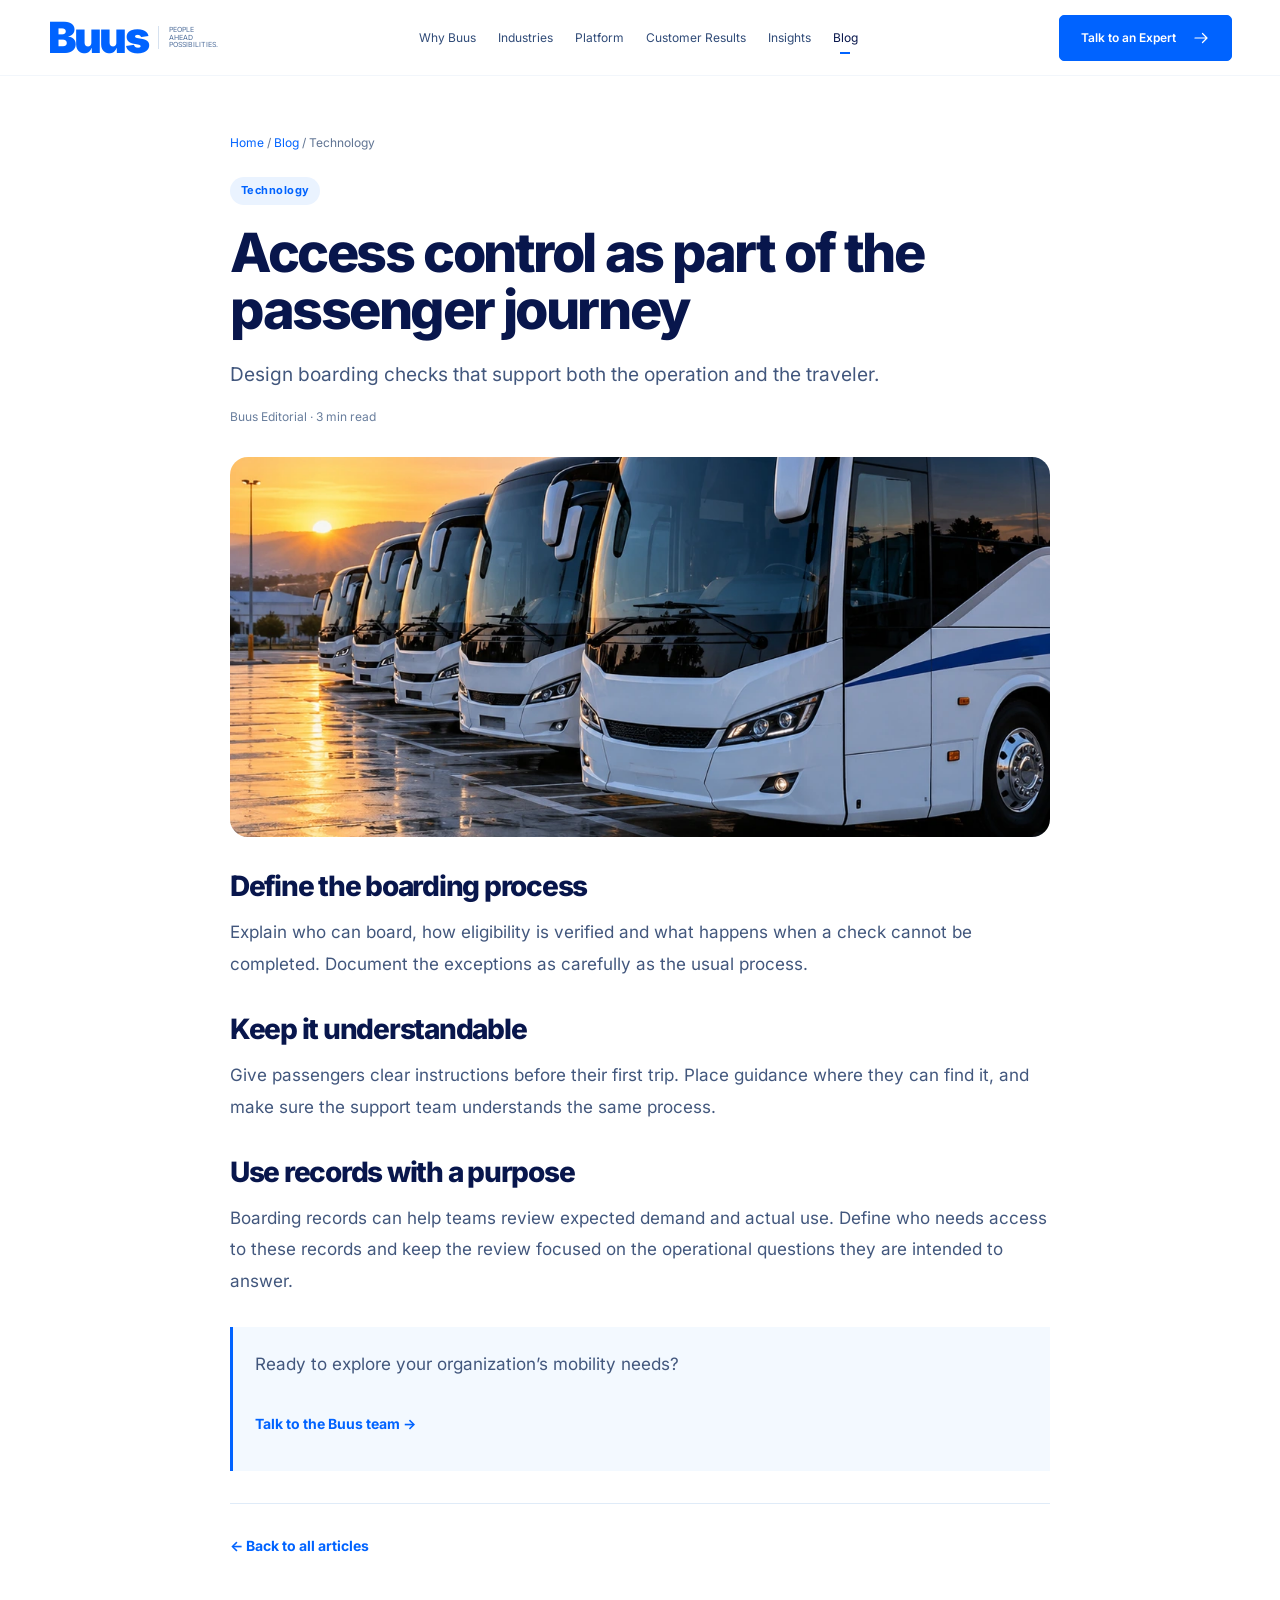
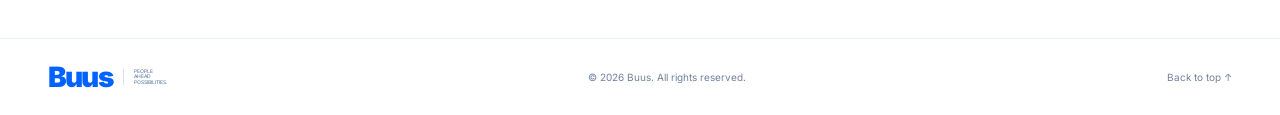
<file: access-control.html>
<!doctype html><html lang="en"><head><meta charset="utf-8"><meta name="viewport" content="width=device-width, initial-scale=1"><title>Access control as part of the passenger journey | Buus</title><meta name="description" content="Design boarding checks that support both the operation and the traveler."><link rel="stylesheet" href="assets/site.css"></head><body><a class="skip-link" href="#main">Skip to content</a><header class="site-header"><div class="container header-inner"><a class="brand" href="index.html#home" aria-label="Buus homepage"><span class="wordmark">Buus</span><span class="tagline">PEOPLE<br>AHEAD<br>POSSIBILITIES.</span></a><nav id="navigation" aria-label="Main navigation"><a href="index.html#why">Why Buus</a><a href="index.html#industries">Industries</a><a href="index.html#platform">Platform</a><a href="index.html#global">Customer Results</a><a href="index.html#capabilities">Insights</a><a href="blog.html" class="active" aria-current="page">Blog</a></nav><a class="button header-cta" href="index.html#contact">Talk to an Expert <svg class="icon " viewBox="0 0 24 24" fill="none" stroke="currentColor" stroke-width="1.65" stroke-linecap="round" stroke-linejoin="round" aria-hidden="true"><path d="M4 12h16m-6-6 6 6-6 6"/></svg></a><button class="menu-toggle" aria-controls="navigation" aria-expanded="false" aria-label="Open navigation"><svg class="icon " viewBox="0 0 24 24" fill="none" stroke="currentColor" stroke-width="1.65" stroke-linecap="round" stroke-linejoin="round" aria-hidden="true"><path d="M3 6h18M3 12h18M3 18h18"/></svg></button></div></header><main id="main"><article class="article-wrap"><p class="breadcrumbs"><a href="index.html">Home</a> / <a href="blog.html">Blog</a> / Technology</p><span class="pill">Technology</span><h1>Access control as part of the passenger journey</h1><p class="article-lead">Design boarding checks that support both the operation and the traveler.</p><p class="post-meta">Buus Editorial · 3 min read</p><img class="article-cover" src="assets/634fc566e67d808d.webp" alt="Corporate mobility in practice"><div class="article-body"><h2>Define the boarding process</h2><p>Explain who can board, how eligibility is verified and what happens when a check cannot be completed. Document the exceptions as carefully as the usual process.</p><h2>Keep it understandable</h2><p>Give passengers clear instructions before their first trip. Place guidance where they can find it, and make sure the support team understands the same process.</p><h2>Use records with a purpose</h2><p>Boarding records can help teams review expected demand and actual use. Define who needs access to these records and keep the review focused on the operational questions they are intended to answer.</p><div class="article-note"><p>Ready to explore your organization’s mobility needs?</p><a class="text-link" href="index.html#contact">Talk to the Buus team →</a></div></div><div class="article-back"><a class="text-link" href="blog.html">← Back to all articles</a></div></article></main><footer><div class="container footer-inner"><a class="brand" href="index.html#home"><span class="wordmark">Buus</span><span class="tagline">PEOPLE<br>AHEAD<br>POSSIBILITIES.</span></a><p>© <span id="year"></span> Buus. All rights reserved.</p><a href="index.html#home">Back to top ↑</a></div></footer><script>const menu=document.querySelector('.menu-toggle'),nav=document.querySelector('#navigation');function closeMenu(){nav.classList.remove('is-open');menu.setAttribute('aria-expanded','false');}menu.addEventListener('click',()=>{const open=nav.classList.toggle('is-open');menu.setAttribute('aria-expanded',String(open));});nav.addEventListener('click',e=>{if(e.target.closest('a'))closeMenu();});document.addEventListener('keydown',e=>{if(e.key==='Escape')closeMenu();});document.addEventListener('click',e=>{if(!e.target.closest('.site-header'))closeMenu();});document.querySelector('#year').textContent=new Date().getFullYear();</script></body></html>
</file>
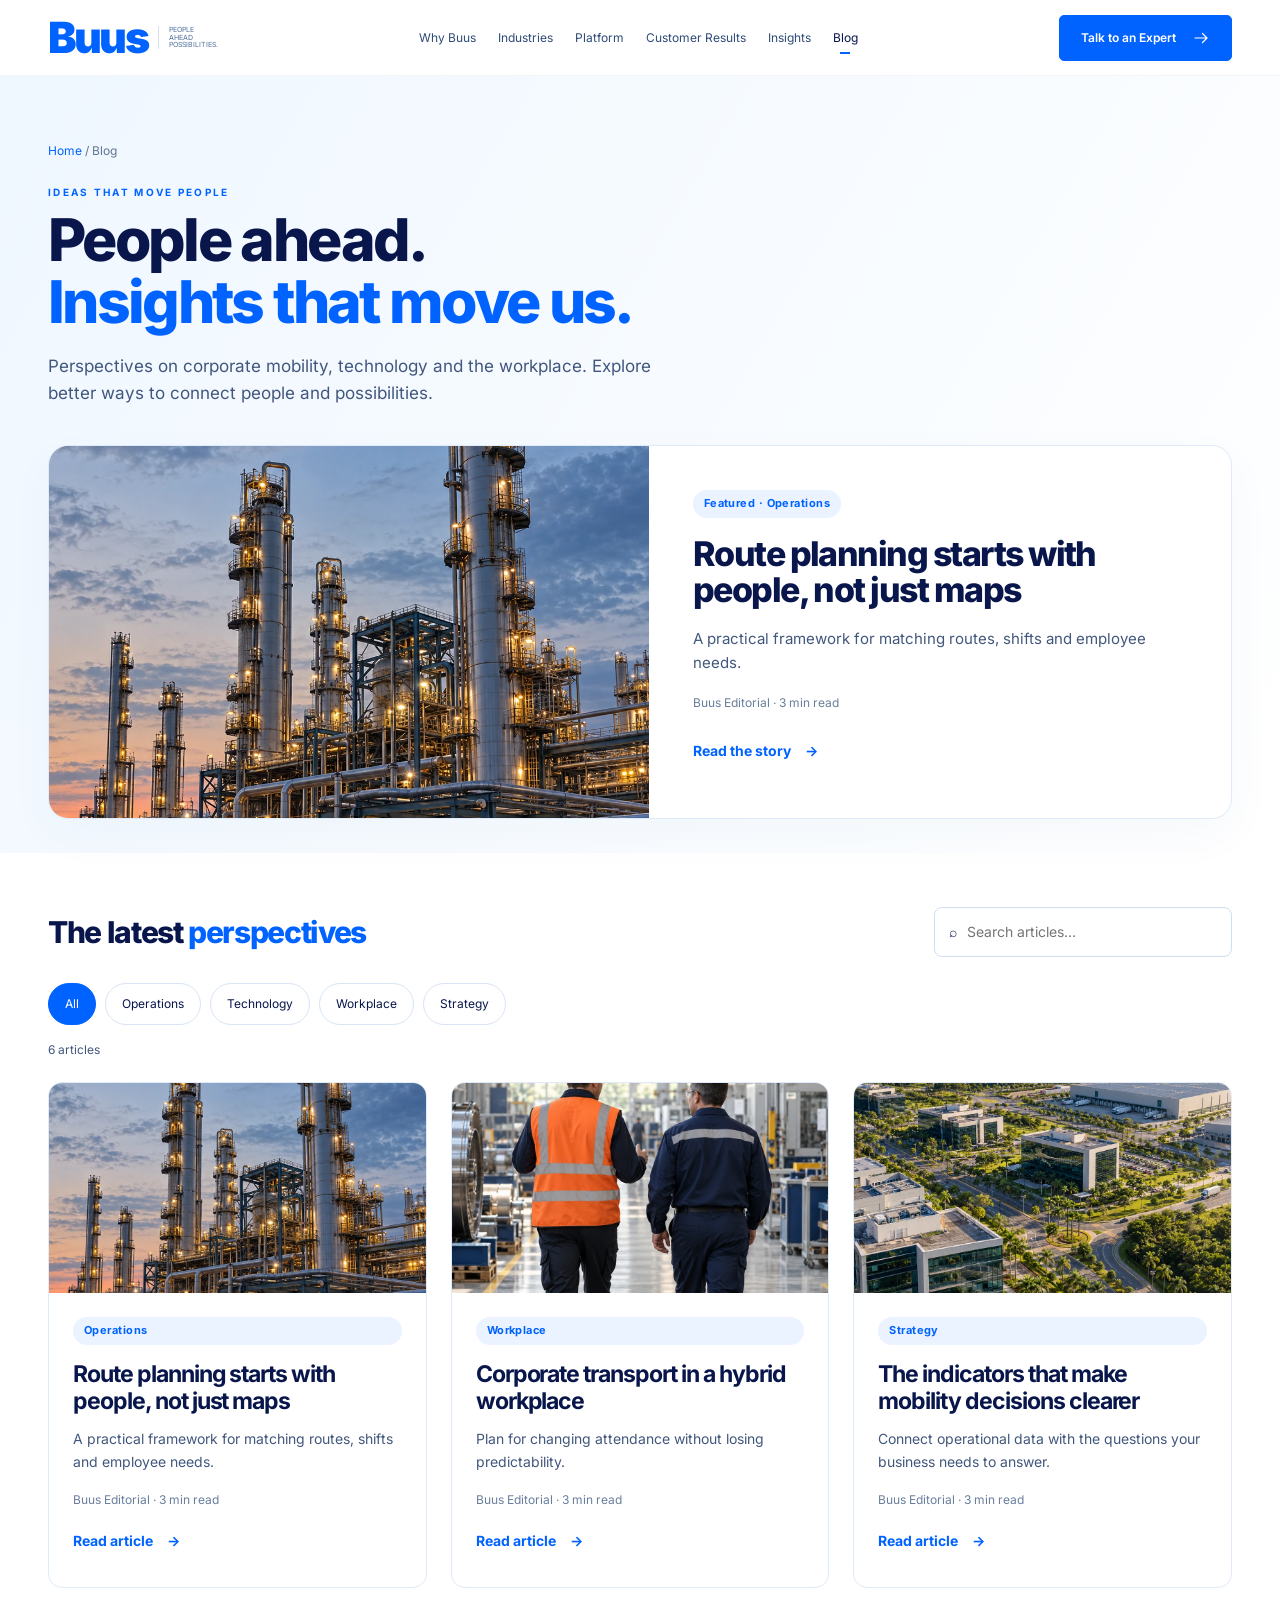
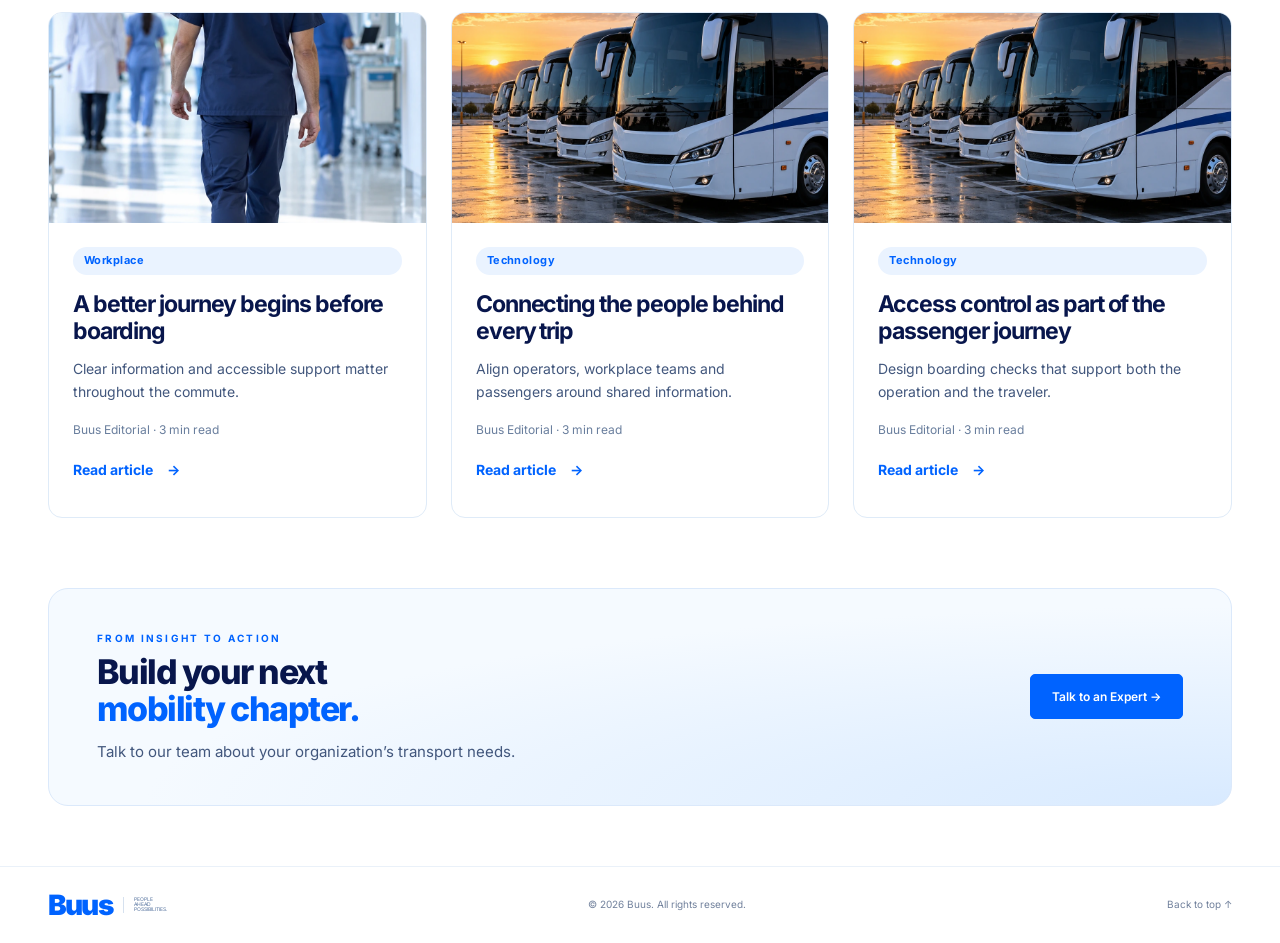
<file: blog.html>
<!doctype html><html lang="en"><head><meta charset="utf-8"><meta name="viewport" content="width=device-width, initial-scale=1"><title>Blog | Buus</title><meta name="description" content="Ideas and practical guides for corporate mobility, technology and the workplace."><link rel="stylesheet" href="assets/site.css"></head><body><a class="skip-link" href="#main">Skip to content</a><header class="site-header"><div class="container header-inner"><a class="brand" href="index.html#home" aria-label="Buus homepage"><span class="wordmark">Buus</span><span class="tagline">PEOPLE<br>AHEAD<br>POSSIBILITIES.</span></a><nav id="navigation" aria-label="Main navigation"><a href="index.html#why">Why Buus</a><a href="index.html#industries">Industries</a><a href="index.html#platform">Platform</a><a href="index.html#global">Customer Results</a><a href="index.html#capabilities">Insights</a><a href="blog.html" class="active" aria-current="page">Blog</a></nav><a class="button header-cta" href="index.html#contact">Talk to an Expert <svg class="icon " viewBox="0 0 24 24" fill="none" stroke="currentColor" stroke-width="1.65" stroke-linecap="round" stroke-linejoin="round" aria-hidden="true"><path d="M4 12h16m-6-6 6 6-6 6"/></svg></a><button class="menu-toggle" aria-controls="navigation" aria-expanded="false" aria-label="Open navigation"><svg class="icon " viewBox="0 0 24 24" fill="none" stroke="currentColor" stroke-width="1.65" stroke-linecap="round" stroke-linejoin="round" aria-hidden="true"><path d="M3 6h18M3 12h18M3 18h18"/></svg></button></div></header><main id="main"><section class="editorial-hero"><div class="container"><p class="breadcrumbs"><a href="index.html">Home</a> / Blog</p><p class="eyebrow">Ideas that move people</p><h1>People ahead.<br><span>Insights that move us.</span></h1><p class="editorial-intro">Perspectives on corporate mobility, technology and the workplace. Explore better ways to connect people and possibilities.</p><article class="feature-card"><a class="feature-image" href="route-planning.html" aria-label="Read featured article"><img src="assets/9c33a1e5c8823159.webp" alt="Industrial facility and corporate mobility" fetchpriority="high"></a><div class="feature-copy"><span class="pill">Featured · Operations</span><h2><a href="route-planning.html">Route planning starts with people, not just maps</a></h2><p>A practical framework for matching routes, shifts and employee needs.</p><div class="post-meta">Buus Editorial · 3 min read</div><a class="text-link" href="route-planning.html">Read the story <span aria-hidden="true">→</span></a></div></article></div></section><section class="editorial-library"><div class="container"><div class="library-heading"><h2>The latest <span>perspectives</span></h2><label class="search-field"><span aria-hidden="true">⌕</span><input type="search" id="blog-search" aria-label="Search articles" placeholder="Search articles…"></label></div><div class="filters" aria-label="Filter articles by topic"><button class="filter-button" data-filter="All" aria-pressed="true">All</button><button class="filter-button" data-filter="Operations" aria-pressed="false">Operations</button><button class="filter-button" data-filter="Technology" aria-pressed="false">Technology</button><button class="filter-button" data-filter="Workplace" aria-pressed="false">Workplace</button><button class="filter-button" data-filter="Strategy" aria-pressed="false">Strategy</button></div><p class="result-count" id="result-count" role="status">6 articles</p><div class="post-grid"><article class="post-card" data-category="Operations" data-search="Route planning starts with people, not just maps A practical framework for matching routes, shifts and employee needs. Operations"><a class="post-image" href="route-planning.html" tabindex="-1" aria-hidden="true"><img src="assets/9c33a1e5c8823159.webp" alt="" loading="lazy"></a><div class="post-content"><span class="pill">Operations</span><h3><a href="route-planning.html">Route planning starts with people, not just maps</a></h3><p>A practical framework for matching routes, shifts and employee needs.</p><div class="post-meta">Buus Editorial · 3 min read</div><a class="text-link" href="route-planning.html" aria-label="Read: Route planning starts with people, not just maps">Read article <span aria-hidden="true">→</span></a></div></article><article class="post-card" data-category="Workplace" data-search="Corporate transport in a hybrid workplace Plan for changing attendance without losing predictability. Workplace"><a class="post-image" href="hybrid-work.html" tabindex="-1" aria-hidden="true"><img src="assets/25cc32ebf8b05de4.webp" alt="" loading="lazy"></a><div class="post-content"><span class="pill">Workplace</span><h3><a href="hybrid-work.html">Corporate transport in a hybrid workplace</a></h3><p>Plan for changing attendance without losing predictability.</p><div class="post-meta">Buus Editorial · 3 min read</div><a class="text-link" href="hybrid-work.html" aria-label="Read: Corporate transport in a hybrid workplace">Read article <span aria-hidden="true">→</span></a></div></article><article class="post-card" data-category="Strategy" data-search="The indicators that make mobility decisions clearer Connect operational data with the questions your business needs to answer. Strategy"><a class="post-image" href="mobility-indicators.html" tabindex="-1" aria-hidden="true"><img src="assets/fe7ef6766ea3985e.webp" alt="" loading="lazy"></a><div class="post-content"><span class="pill">Strategy</span><h3><a href="mobility-indicators.html">The indicators that make mobility decisions clearer</a></h3><p>Connect operational data with the questions your business needs to answer.</p><div class="post-meta">Buus Editorial · 3 min read</div><a class="text-link" href="mobility-indicators.html" aria-label="Read: The indicators that make mobility decisions clearer">Read article <span aria-hidden="true">→</span></a></div></article><article class="post-card" data-category="Workplace" data-search="A better journey begins before boarding Clear information and accessible support matter throughout the commute. Workplace"><a class="post-image" href="passenger-experience.html" tabindex="-1" aria-hidden="true"><img src="assets/34e19c3c663853fa.webp" alt="" loading="lazy"></a><div class="post-content"><span class="pill">Workplace</span><h3><a href="passenger-experience.html">A better journey begins before boarding</a></h3><p>Clear information and accessible support matter throughout the commute.</p><div class="post-meta">Buus Editorial · 3 min read</div><a class="text-link" href="passenger-experience.html" aria-label="Read: A better journey begins before boarding">Read article <span aria-hidden="true">→</span></a></div></article><article class="post-card" data-category="Technology" data-search="Connecting the people behind every trip Align operators, workplace teams and passengers around shared information. Technology"><a class="post-image" href="connected-operation.html" tabindex="-1" aria-hidden="true"><img src="assets/634fc566e67d808d.webp" alt="" loading="lazy"></a><div class="post-content"><span class="pill">Technology</span><h3><a href="connected-operation.html">Connecting the people behind every trip</a></h3><p>Align operators, workplace teams and passengers around shared information.</p><div class="post-meta">Buus Editorial · 3 min read</div><a class="text-link" href="connected-operation.html" aria-label="Read: Connecting the people behind every trip">Read article <span aria-hidden="true">→</span></a></div></article><article class="post-card" data-category="Technology" data-search="Access control as part of the passenger journey Design boarding checks that support both the operation and the traveler. Technology"><a class="post-image" href="access-control.html" tabindex="-1" aria-hidden="true"><img src="assets/634fc566e67d808d.webp" alt="" loading="lazy"></a><div class="post-content"><span class="pill">Technology</span><h3><a href="access-control.html">Access control as part of the passenger journey</a></h3><p>Design boarding checks that support both the operation and the traveler.</p><div class="post-meta">Buus Editorial · 3 min read</div><a class="text-link" href="access-control.html" aria-label="Read: Access control as part of the passenger journey">Read article <span aria-hidden="true">→</span></a></div></article></div><p class="empty-state" hidden>No articles found. Try another keyword or topic.</p></div></section><section class="editorial-footer-cta"><div class="container"><div class="invite-panel"><div><p class="eyebrow">From insight to action</p><h2>Build your next<br><span>mobility chapter.</span></h2><p>Talk to our team about your organization’s transport needs.</p></div><a class="button" href="index.html#contact">Talk to an Expert →</a></div></div></section></main><footer><div class="container footer-inner"><a class="brand" href="index.html#home"><span class="wordmark">Buus</span><span class="tagline">PEOPLE<br>AHEAD<br>POSSIBILITIES.</span></a><p>© <span id="year"></span> Buus. All rights reserved.</p><a href="index.html#home">Back to top ↑</a></div></footer><script>const menu=document.querySelector('.menu-toggle'),nav=document.querySelector('#navigation');function closeMenu(){nav.classList.remove('is-open');menu.setAttribute('aria-expanded','false');}menu.addEventListener('click',()=>{const open=nav.classList.toggle('is-open');menu.setAttribute('aria-expanded',String(open));});nav.addEventListener('click',e=>{if(e.target.closest('a'))closeMenu();});document.addEventListener('keydown',e=>{if(e.key==='Escape')closeMenu();});document.addEventListener('click',e=>{if(!e.target.closest('.site-header'))closeMenu();});document.querySelector('#year').textContent=new Date().getFullYear();let category='All';const search=document.querySelector('#blog-search'),cards=[...document.querySelectorAll('.post-card')];function filter(){let count=0;const q=search.value.toLowerCase().trim();cards.forEach(c=>{const visible=(category==='All'||c.dataset.category===category)&&c.dataset.search.toLowerCase().includes(q);c.hidden=!visible;if(visible)count++;});document.querySelector('#result-count').textContent=count+' article'+(count===1?'':'s');document.querySelector('.empty-state').hidden=count>0;}document.querySelectorAll('[data-filter]').forEach(b=>b.addEventListener('click',()=>{category=b.dataset.filter;document.querySelectorAll('[data-filter]').forEach(x=>x.setAttribute('aria-pressed',String(x===b)));filter();}));search.addEventListener('input',filter);</script></body></html>
</file>
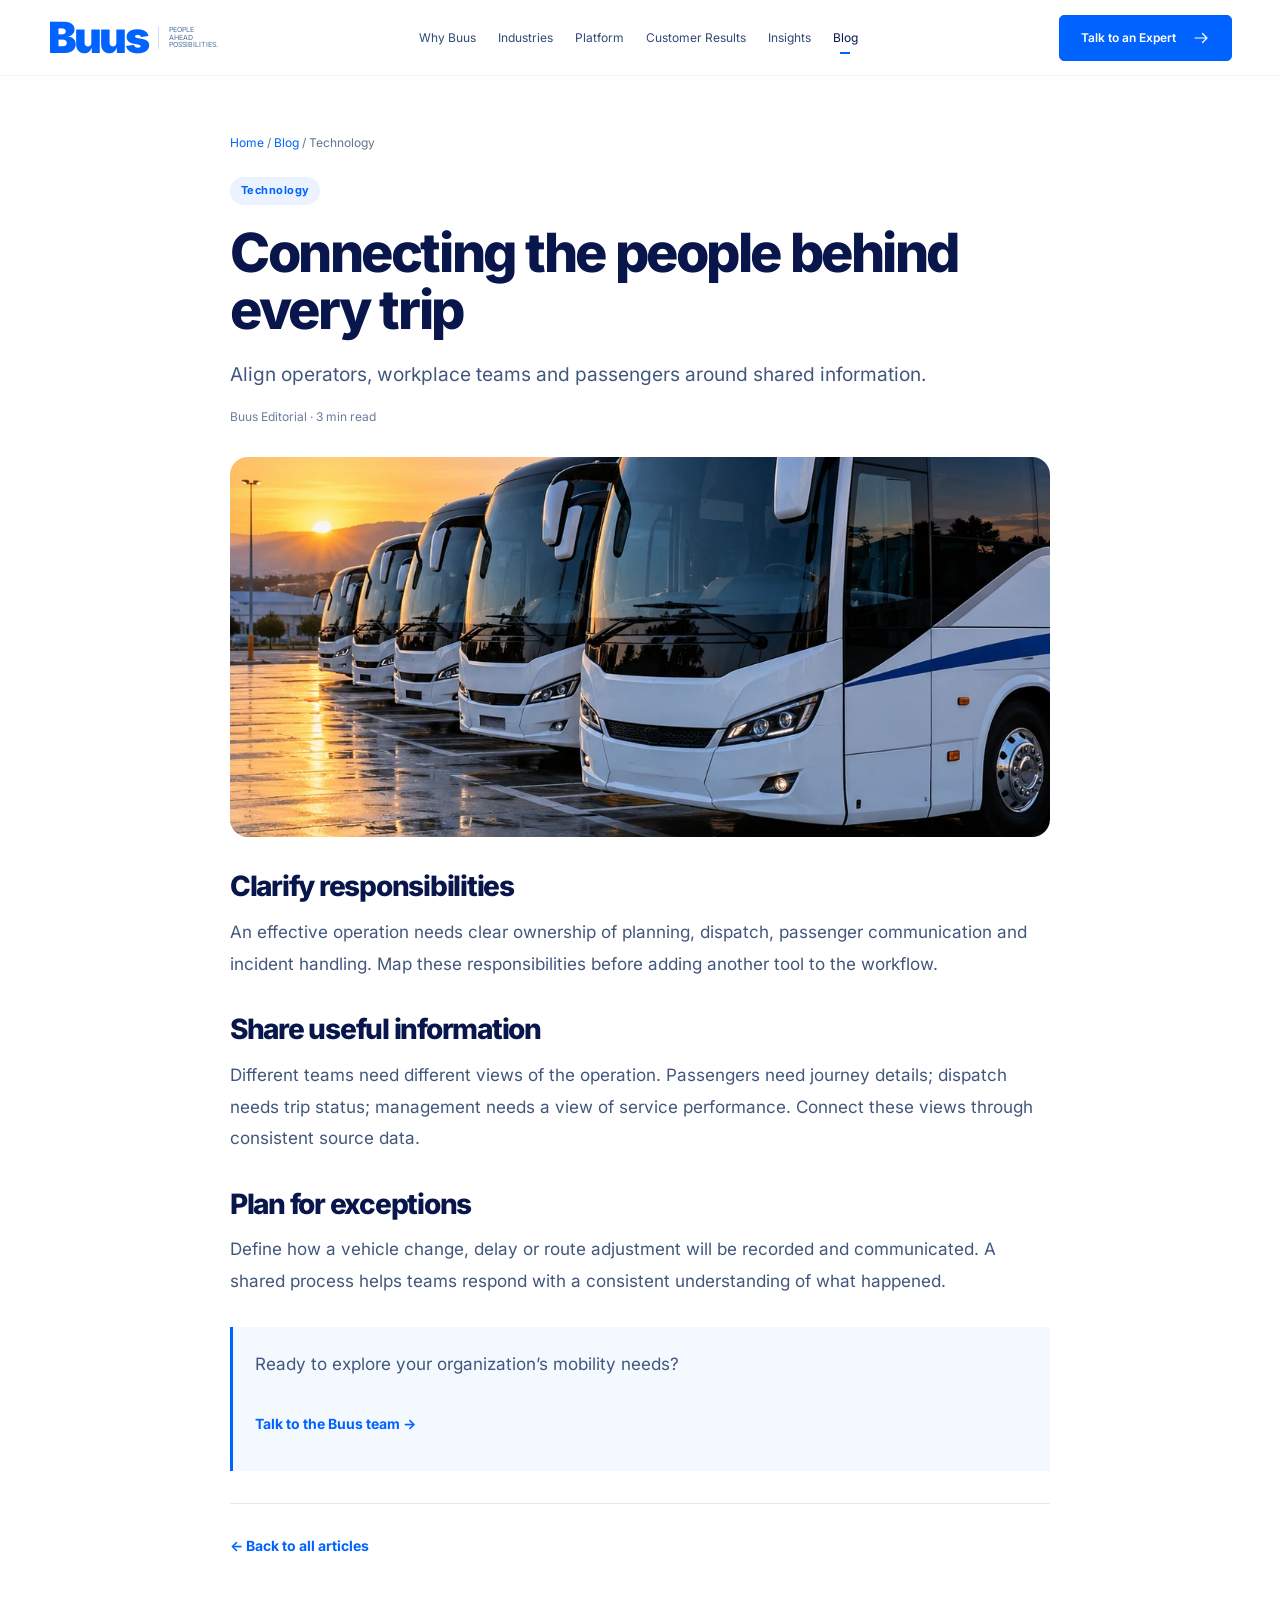
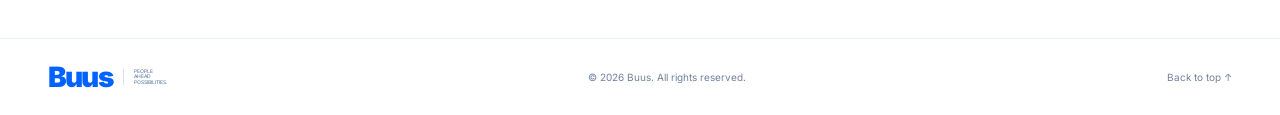
<file: connected-operation.html>
<!doctype html><html lang="en"><head><meta charset="utf-8"><meta name="viewport" content="width=device-width, initial-scale=1"><title>Connecting the people behind every trip | Buus</title><meta name="description" content="Align operators, workplace teams and passengers around shared information."><link rel="stylesheet" href="assets/site.css"></head><body><a class="skip-link" href="#main">Skip to content</a><header class="site-header"><div class="container header-inner"><a class="brand" href="index.html#home" aria-label="Buus homepage"><span class="wordmark">Buus</span><span class="tagline">PEOPLE<br>AHEAD<br>POSSIBILITIES.</span></a><nav id="navigation" aria-label="Main navigation"><a href="index.html#why">Why Buus</a><a href="index.html#industries">Industries</a><a href="index.html#platform">Platform</a><a href="index.html#global">Customer Results</a><a href="index.html#capabilities">Insights</a><a href="blog.html" class="active" aria-current="page">Blog</a></nav><a class="button header-cta" href="index.html#contact">Talk to an Expert <svg class="icon " viewBox="0 0 24 24" fill="none" stroke="currentColor" stroke-width="1.65" stroke-linecap="round" stroke-linejoin="round" aria-hidden="true"><path d="M4 12h16m-6-6 6 6-6 6"/></svg></a><button class="menu-toggle" aria-controls="navigation" aria-expanded="false" aria-label="Open navigation"><svg class="icon " viewBox="0 0 24 24" fill="none" stroke="currentColor" stroke-width="1.65" stroke-linecap="round" stroke-linejoin="round" aria-hidden="true"><path d="M3 6h18M3 12h18M3 18h18"/></svg></button></div></header><main id="main"><article class="article-wrap"><p class="breadcrumbs"><a href="index.html">Home</a> / <a href="blog.html">Blog</a> / Technology</p><span class="pill">Technology</span><h1>Connecting the people behind every trip</h1><p class="article-lead">Align operators, workplace teams and passengers around shared information.</p><p class="post-meta">Buus Editorial · 3 min read</p><img class="article-cover" src="assets/634fc566e67d808d.webp" alt="Corporate mobility in practice"><div class="article-body"><h2>Clarify responsibilities</h2><p>An effective operation needs clear ownership of planning, dispatch, passenger communication and incident handling. Map these responsibilities before adding another tool to the workflow.</p><h2>Share useful information</h2><p>Different teams need different views of the operation. Passengers need journey details; dispatch needs trip status; management needs a view of service performance. Connect these views through consistent source data.</p><h2>Plan for exceptions</h2><p>Define how a vehicle change, delay or route adjustment will be recorded and communicated. A shared process helps teams respond with a consistent understanding of what happened.</p><div class="article-note"><p>Ready to explore your organization’s mobility needs?</p><a class="text-link" href="index.html#contact">Talk to the Buus team →</a></div></div><div class="article-back"><a class="text-link" href="blog.html">← Back to all articles</a></div></article></main><footer><div class="container footer-inner"><a class="brand" href="index.html#home"><span class="wordmark">Buus</span><span class="tagline">PEOPLE<br>AHEAD<br>POSSIBILITIES.</span></a><p>© <span id="year"></span> Buus. All rights reserved.</p><a href="index.html#home">Back to top ↑</a></div></footer><script>const menu=document.querySelector('.menu-toggle'),nav=document.querySelector('#navigation');function closeMenu(){nav.classList.remove('is-open');menu.setAttribute('aria-expanded','false');}menu.addEventListener('click',()=>{const open=nav.classList.toggle('is-open');menu.setAttribute('aria-expanded',String(open));});nav.addEventListener('click',e=>{if(e.target.closest('a'))closeMenu();});document.addEventListener('keydown',e=>{if(e.key==='Escape')closeMenu();});document.addEventListener('click',e=>{if(!e.target.closest('.site-header'))closeMenu();});document.querySelector('#year').textContent=new Date().getFullYear();</script></body></html>
</file>
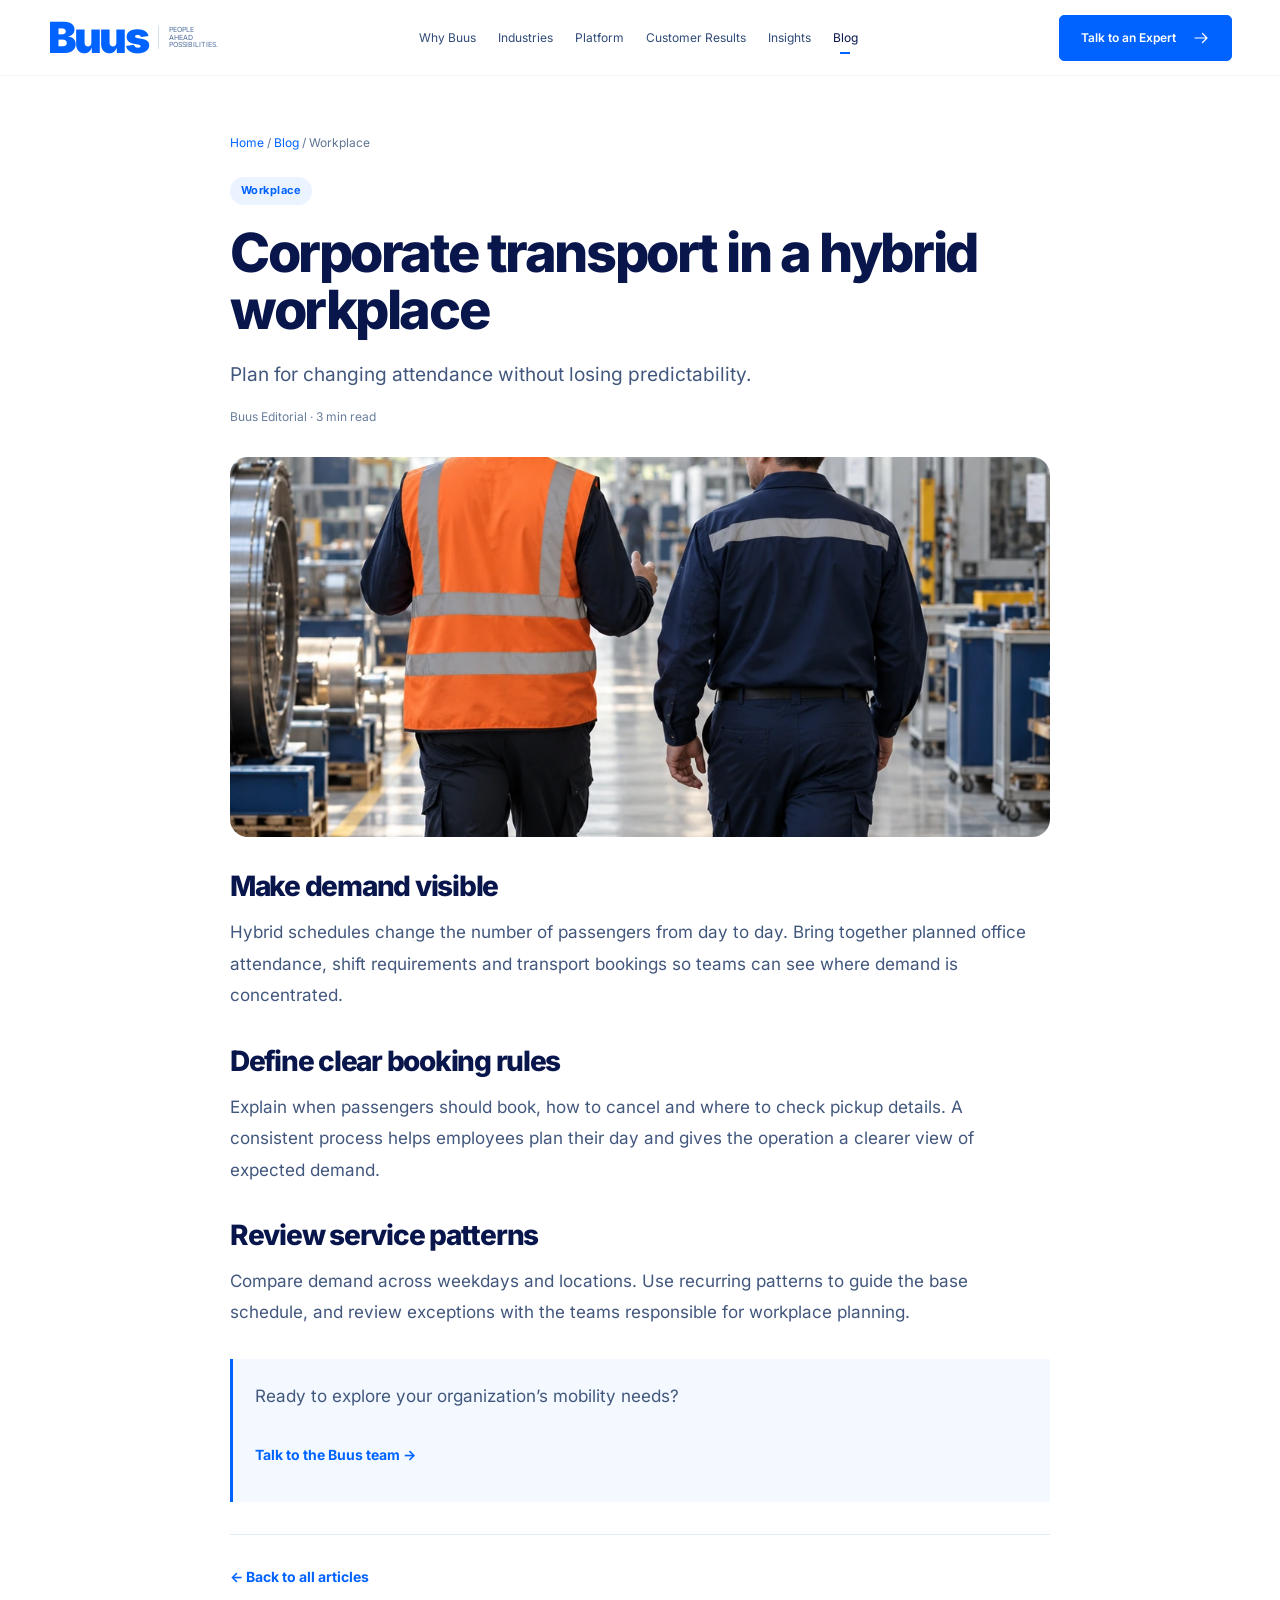
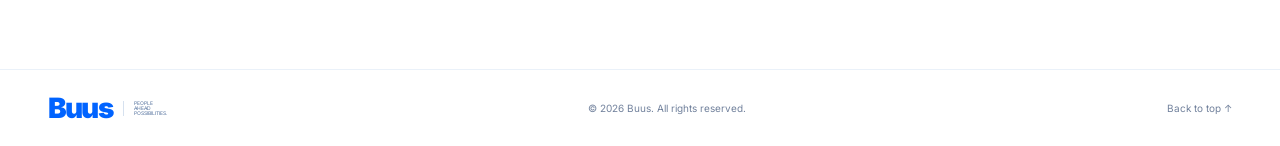
<file: hybrid-work.html>
<!doctype html><html lang="en"><head><meta charset="utf-8"><meta name="viewport" content="width=device-width, initial-scale=1"><title>Corporate transport in a hybrid workplace | Buus</title><meta name="description" content="Plan for changing attendance without losing predictability."><link rel="stylesheet" href="assets/site.css"></head><body><a class="skip-link" href="#main">Skip to content</a><header class="site-header"><div class="container header-inner"><a class="brand" href="index.html#home" aria-label="Buus homepage"><span class="wordmark">Buus</span><span class="tagline">PEOPLE<br>AHEAD<br>POSSIBILITIES.</span></a><nav id="navigation" aria-label="Main navigation"><a href="index.html#why">Why Buus</a><a href="index.html#industries">Industries</a><a href="index.html#platform">Platform</a><a href="index.html#global">Customer Results</a><a href="index.html#capabilities">Insights</a><a href="blog.html" class="active" aria-current="page">Blog</a></nav><a class="button header-cta" href="index.html#contact">Talk to an Expert <svg class="icon " viewBox="0 0 24 24" fill="none" stroke="currentColor" stroke-width="1.65" stroke-linecap="round" stroke-linejoin="round" aria-hidden="true"><path d="M4 12h16m-6-6 6 6-6 6"/></svg></a><button class="menu-toggle" aria-controls="navigation" aria-expanded="false" aria-label="Open navigation"><svg class="icon " viewBox="0 0 24 24" fill="none" stroke="currentColor" stroke-width="1.65" stroke-linecap="round" stroke-linejoin="round" aria-hidden="true"><path d="M3 6h18M3 12h18M3 18h18"/></svg></button></div></header><main id="main"><article class="article-wrap"><p class="breadcrumbs"><a href="index.html">Home</a> / <a href="blog.html">Blog</a> / Workplace</p><span class="pill">Workplace</span><h1>Corporate transport in a hybrid workplace</h1><p class="article-lead">Plan for changing attendance without losing predictability.</p><p class="post-meta">Buus Editorial · 3 min read</p><img class="article-cover" src="assets/25cc32ebf8b05de4.webp" alt="Corporate mobility in practice"><div class="article-body"><h2>Make demand visible</h2><p>Hybrid schedules change the number of passengers from day to day. Bring together planned office attendance, shift requirements and transport bookings so teams can see where demand is concentrated.</p><h2>Define clear booking rules</h2><p>Explain when passengers should book, how to cancel and where to check pickup details. A consistent process helps employees plan their day and gives the operation a clearer view of expected demand.</p><h2>Review service patterns</h2><p>Compare demand across weekdays and locations. Use recurring patterns to guide the base schedule, and review exceptions with the teams responsible for workplace planning.</p><div class="article-note"><p>Ready to explore your organization’s mobility needs?</p><a class="text-link" href="index.html#contact">Talk to the Buus team →</a></div></div><div class="article-back"><a class="text-link" href="blog.html">← Back to all articles</a></div></article></main><footer><div class="container footer-inner"><a class="brand" href="index.html#home"><span class="wordmark">Buus</span><span class="tagline">PEOPLE<br>AHEAD<br>POSSIBILITIES.</span></a><p>© <span id="year"></span> Buus. All rights reserved.</p><a href="index.html#home">Back to top ↑</a></div></footer><script>const menu=document.querySelector('.menu-toggle'),nav=document.querySelector('#navigation');function closeMenu(){nav.classList.remove('is-open');menu.setAttribute('aria-expanded','false');}menu.addEventListener('click',()=>{const open=nav.classList.toggle('is-open');menu.setAttribute('aria-expanded',String(open));});nav.addEventListener('click',e=>{if(e.target.closest('a'))closeMenu();});document.addEventListener('keydown',e=>{if(e.key==='Escape')closeMenu();});document.addEventListener('click',e=>{if(!e.target.closest('.site-header'))closeMenu();});document.querySelector('#year').textContent=new Date().getFullYear();</script></body></html>
</file>
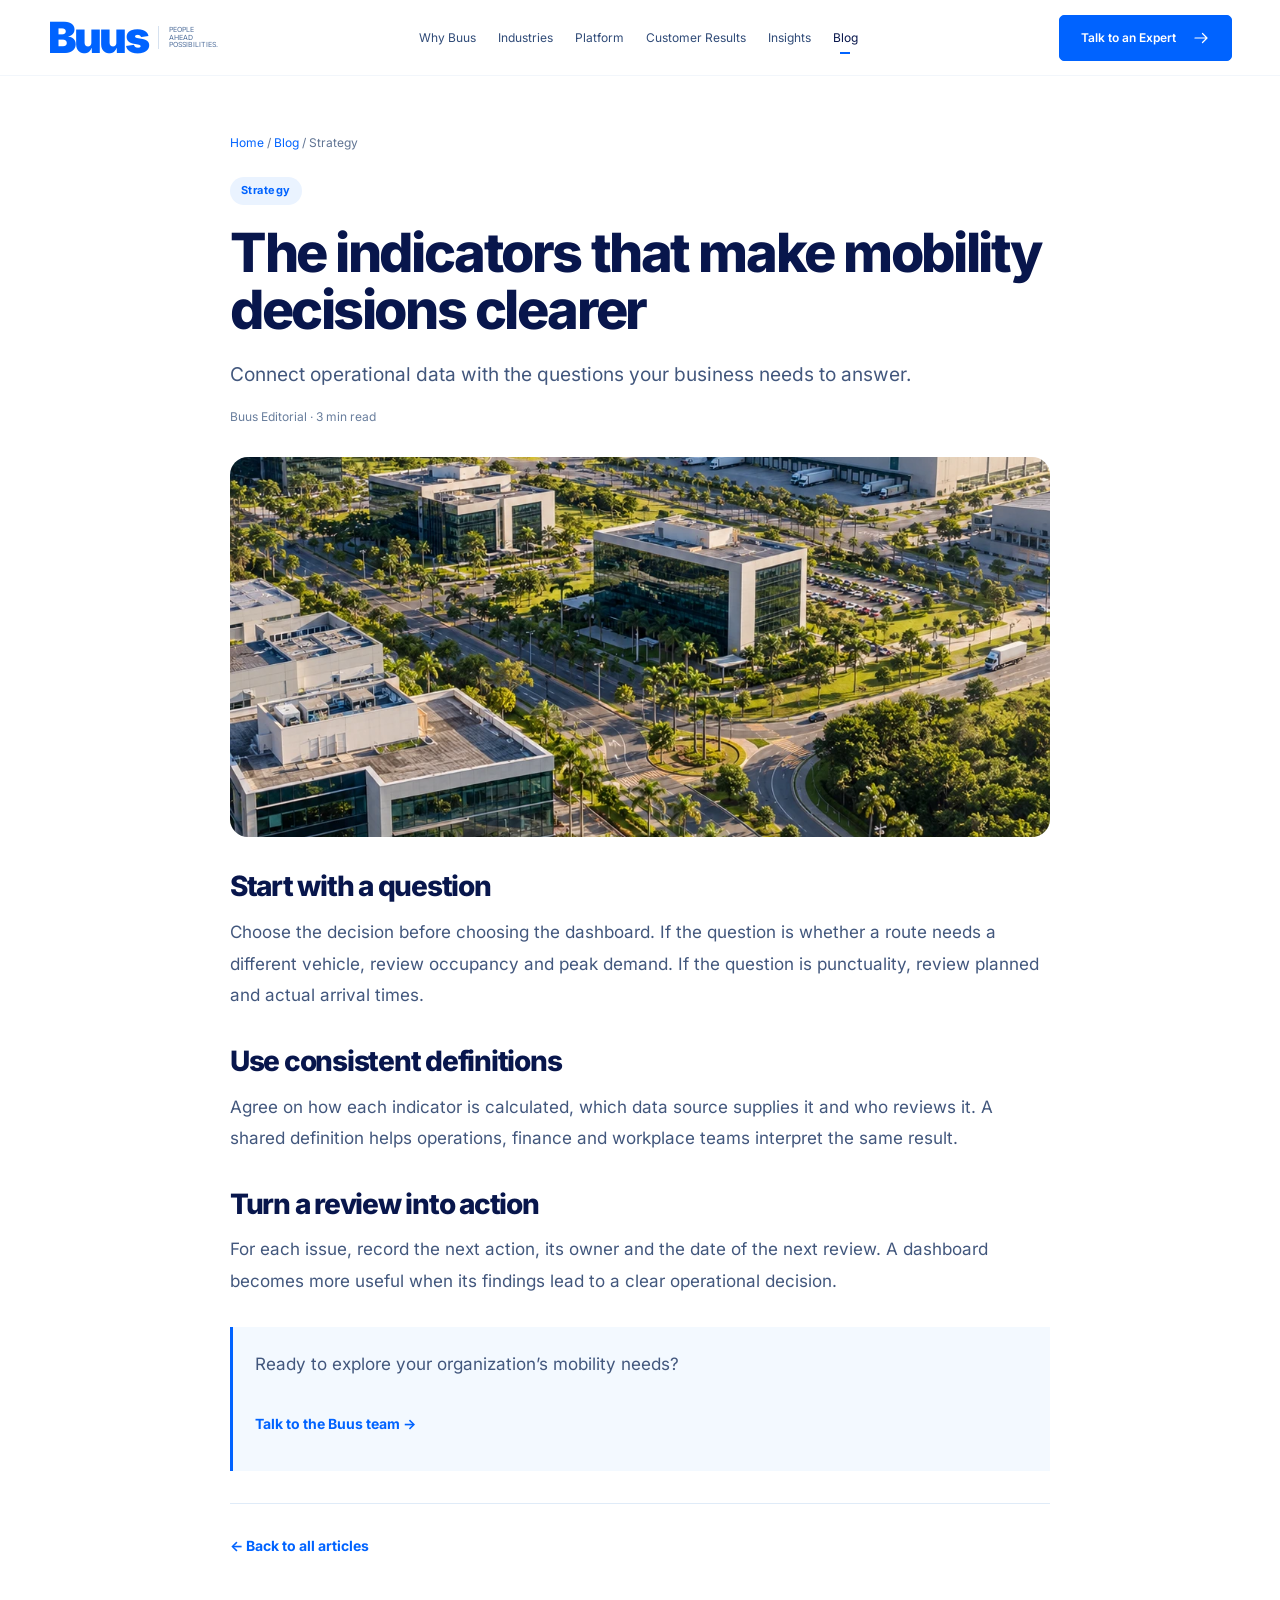
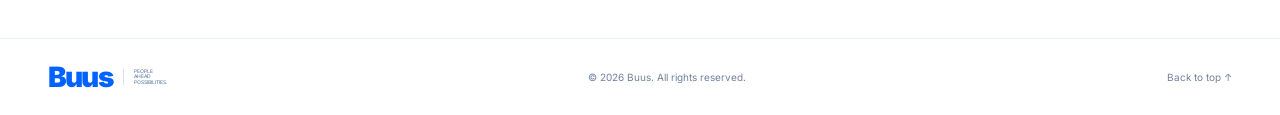
<file: mobility-indicators.html>
<!doctype html><html lang="en"><head><meta charset="utf-8"><meta name="viewport" content="width=device-width, initial-scale=1"><title>The indicators that make mobility decisions clearer | Buus</title><meta name="description" content="Connect operational data with the questions your business needs to answer."><link rel="stylesheet" href="assets/site.css"></head><body><a class="skip-link" href="#main">Skip to content</a><header class="site-header"><div class="container header-inner"><a class="brand" href="index.html#home" aria-label="Buus homepage"><span class="wordmark">Buus</span><span class="tagline">PEOPLE<br>AHEAD<br>POSSIBILITIES.</span></a><nav id="navigation" aria-label="Main navigation"><a href="index.html#why">Why Buus</a><a href="index.html#industries">Industries</a><a href="index.html#platform">Platform</a><a href="index.html#global">Customer Results</a><a href="index.html#capabilities">Insights</a><a href="blog.html" class="active" aria-current="page">Blog</a></nav><a class="button header-cta" href="index.html#contact">Talk to an Expert <svg class="icon " viewBox="0 0 24 24" fill="none" stroke="currentColor" stroke-width="1.65" stroke-linecap="round" stroke-linejoin="round" aria-hidden="true"><path d="M4 12h16m-6-6 6 6-6 6"/></svg></a><button class="menu-toggle" aria-controls="navigation" aria-expanded="false" aria-label="Open navigation"><svg class="icon " viewBox="0 0 24 24" fill="none" stroke="currentColor" stroke-width="1.65" stroke-linecap="round" stroke-linejoin="round" aria-hidden="true"><path d="M3 6h18M3 12h18M3 18h18"/></svg></button></div></header><main id="main"><article class="article-wrap"><p class="breadcrumbs"><a href="index.html">Home</a> / <a href="blog.html">Blog</a> / Strategy</p><span class="pill">Strategy</span><h1>The indicators that make mobility decisions clearer</h1><p class="article-lead">Connect operational data with the questions your business needs to answer.</p><p class="post-meta">Buus Editorial · 3 min read</p><img class="article-cover" src="assets/fe7ef6766ea3985e.webp" alt="Corporate mobility in practice"><div class="article-body"><h2>Start with a question</h2><p>Choose the decision before choosing the dashboard. If the question is whether a route needs a different vehicle, review occupancy and peak demand. If the question is punctuality, review planned and actual arrival times.</p><h2>Use consistent definitions</h2><p>Agree on how each indicator is calculated, which data source supplies it and who reviews it. A shared definition helps operations, finance and workplace teams interpret the same result.</p><h2>Turn a review into action</h2><p>For each issue, record the next action, its owner and the date of the next review. A dashboard becomes more useful when its findings lead to a clear operational decision.</p><div class="article-note"><p>Ready to explore your organization’s mobility needs?</p><a class="text-link" href="index.html#contact">Talk to the Buus team →</a></div></div><div class="article-back"><a class="text-link" href="blog.html">← Back to all articles</a></div></article></main><footer><div class="container footer-inner"><a class="brand" href="index.html#home"><span class="wordmark">Buus</span><span class="tagline">PEOPLE<br>AHEAD<br>POSSIBILITIES.</span></a><p>© <span id="year"></span> Buus. All rights reserved.</p><a href="index.html#home">Back to top ↑</a></div></footer><script>const menu=document.querySelector('.menu-toggle'),nav=document.querySelector('#navigation');function closeMenu(){nav.classList.remove('is-open');menu.setAttribute('aria-expanded','false');}menu.addEventListener('click',()=>{const open=nav.classList.toggle('is-open');menu.setAttribute('aria-expanded',String(open));});nav.addEventListener('click',e=>{if(e.target.closest('a'))closeMenu();});document.addEventListener('keydown',e=>{if(e.key==='Escape')closeMenu();});document.addEventListener('click',e=>{if(!e.target.closest('.site-header'))closeMenu();});document.querySelector('#year').textContent=new Date().getFullYear();</script></body></html>
</file>
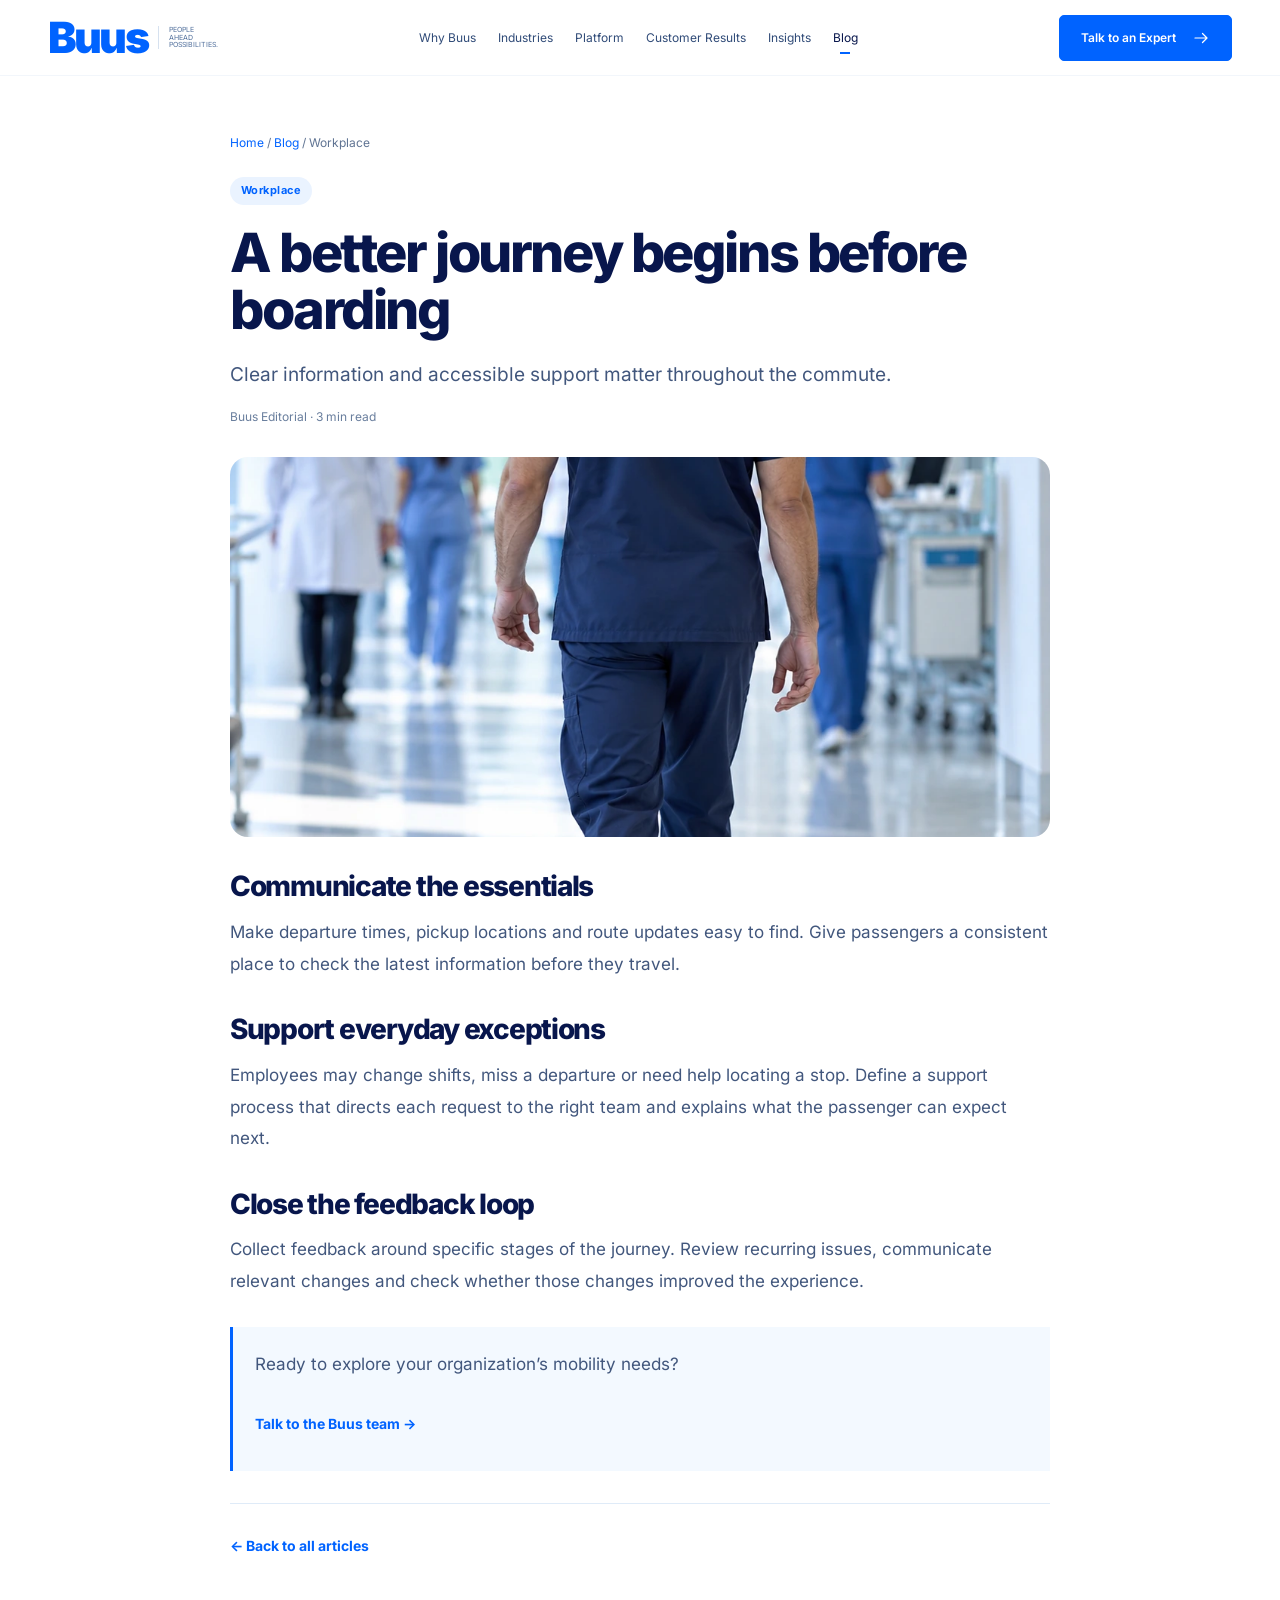
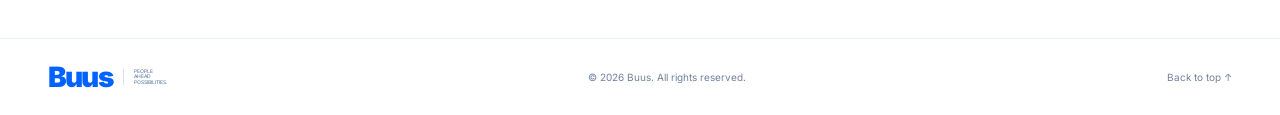
<file: passenger-experience.html>
<!doctype html><html lang="en"><head><meta charset="utf-8"><meta name="viewport" content="width=device-width, initial-scale=1"><title>A better journey begins before boarding | Buus</title><meta name="description" content="Clear information and accessible support matter throughout the commute."><link rel="stylesheet" href="assets/site.css"></head><body><a class="skip-link" href="#main">Skip to content</a><header class="site-header"><div class="container header-inner"><a class="brand" href="index.html#home" aria-label="Buus homepage"><span class="wordmark">Buus</span><span class="tagline">PEOPLE<br>AHEAD<br>POSSIBILITIES.</span></a><nav id="navigation" aria-label="Main navigation"><a href="index.html#why">Why Buus</a><a href="index.html#industries">Industries</a><a href="index.html#platform">Platform</a><a href="index.html#global">Customer Results</a><a href="index.html#capabilities">Insights</a><a href="blog.html" class="active" aria-current="page">Blog</a></nav><a class="button header-cta" href="index.html#contact">Talk to an Expert <svg class="icon " viewBox="0 0 24 24" fill="none" stroke="currentColor" stroke-width="1.65" stroke-linecap="round" stroke-linejoin="round" aria-hidden="true"><path d="M4 12h16m-6-6 6 6-6 6"/></svg></a><button class="menu-toggle" aria-controls="navigation" aria-expanded="false" aria-label="Open navigation"><svg class="icon " viewBox="0 0 24 24" fill="none" stroke="currentColor" stroke-width="1.65" stroke-linecap="round" stroke-linejoin="round" aria-hidden="true"><path d="M3 6h18M3 12h18M3 18h18"/></svg></button></div></header><main id="main"><article class="article-wrap"><p class="breadcrumbs"><a href="index.html">Home</a> / <a href="blog.html">Blog</a> / Workplace</p><span class="pill">Workplace</span><h1>A better journey begins before boarding</h1><p class="article-lead">Clear information and accessible support matter throughout the commute.</p><p class="post-meta">Buus Editorial · 3 min read</p><img class="article-cover" src="assets/34e19c3c663853fa.webp" alt="Corporate mobility in practice"><div class="article-body"><h2>Communicate the essentials</h2><p>Make departure times, pickup locations and route updates easy to find. Give passengers a consistent place to check the latest information before they travel.</p><h2>Support everyday exceptions</h2><p>Employees may change shifts, miss a departure or need help locating a stop. Define a support process that directs each request to the right team and explains what the passenger can expect next.</p><h2>Close the feedback loop</h2><p>Collect feedback around specific stages of the journey. Review recurring issues, communicate relevant changes and check whether those changes improved the experience.</p><div class="article-note"><p>Ready to explore your organization’s mobility needs?</p><a class="text-link" href="index.html#contact">Talk to the Buus team →</a></div></div><div class="article-back"><a class="text-link" href="blog.html">← Back to all articles</a></div></article></main><footer><div class="container footer-inner"><a class="brand" href="index.html#home"><span class="wordmark">Buus</span><span class="tagline">PEOPLE<br>AHEAD<br>POSSIBILITIES.</span></a><p>© <span id="year"></span> Buus. All rights reserved.</p><a href="index.html#home">Back to top ↑</a></div></footer><script>const menu=document.querySelector('.menu-toggle'),nav=document.querySelector('#navigation');function closeMenu(){nav.classList.remove('is-open');menu.setAttribute('aria-expanded','false');}menu.addEventListener('click',()=>{const open=nav.classList.toggle('is-open');menu.setAttribute('aria-expanded',String(open));});nav.addEventListener('click',e=>{if(e.target.closest('a'))closeMenu();});document.addEventListener('keydown',e=>{if(e.key==='Escape')closeMenu();});document.addEventListener('click',e=>{if(!e.target.closest('.site-header'))closeMenu();});document.querySelector('#year').textContent=new Date().getFullYear();</script></body></html>
</file>
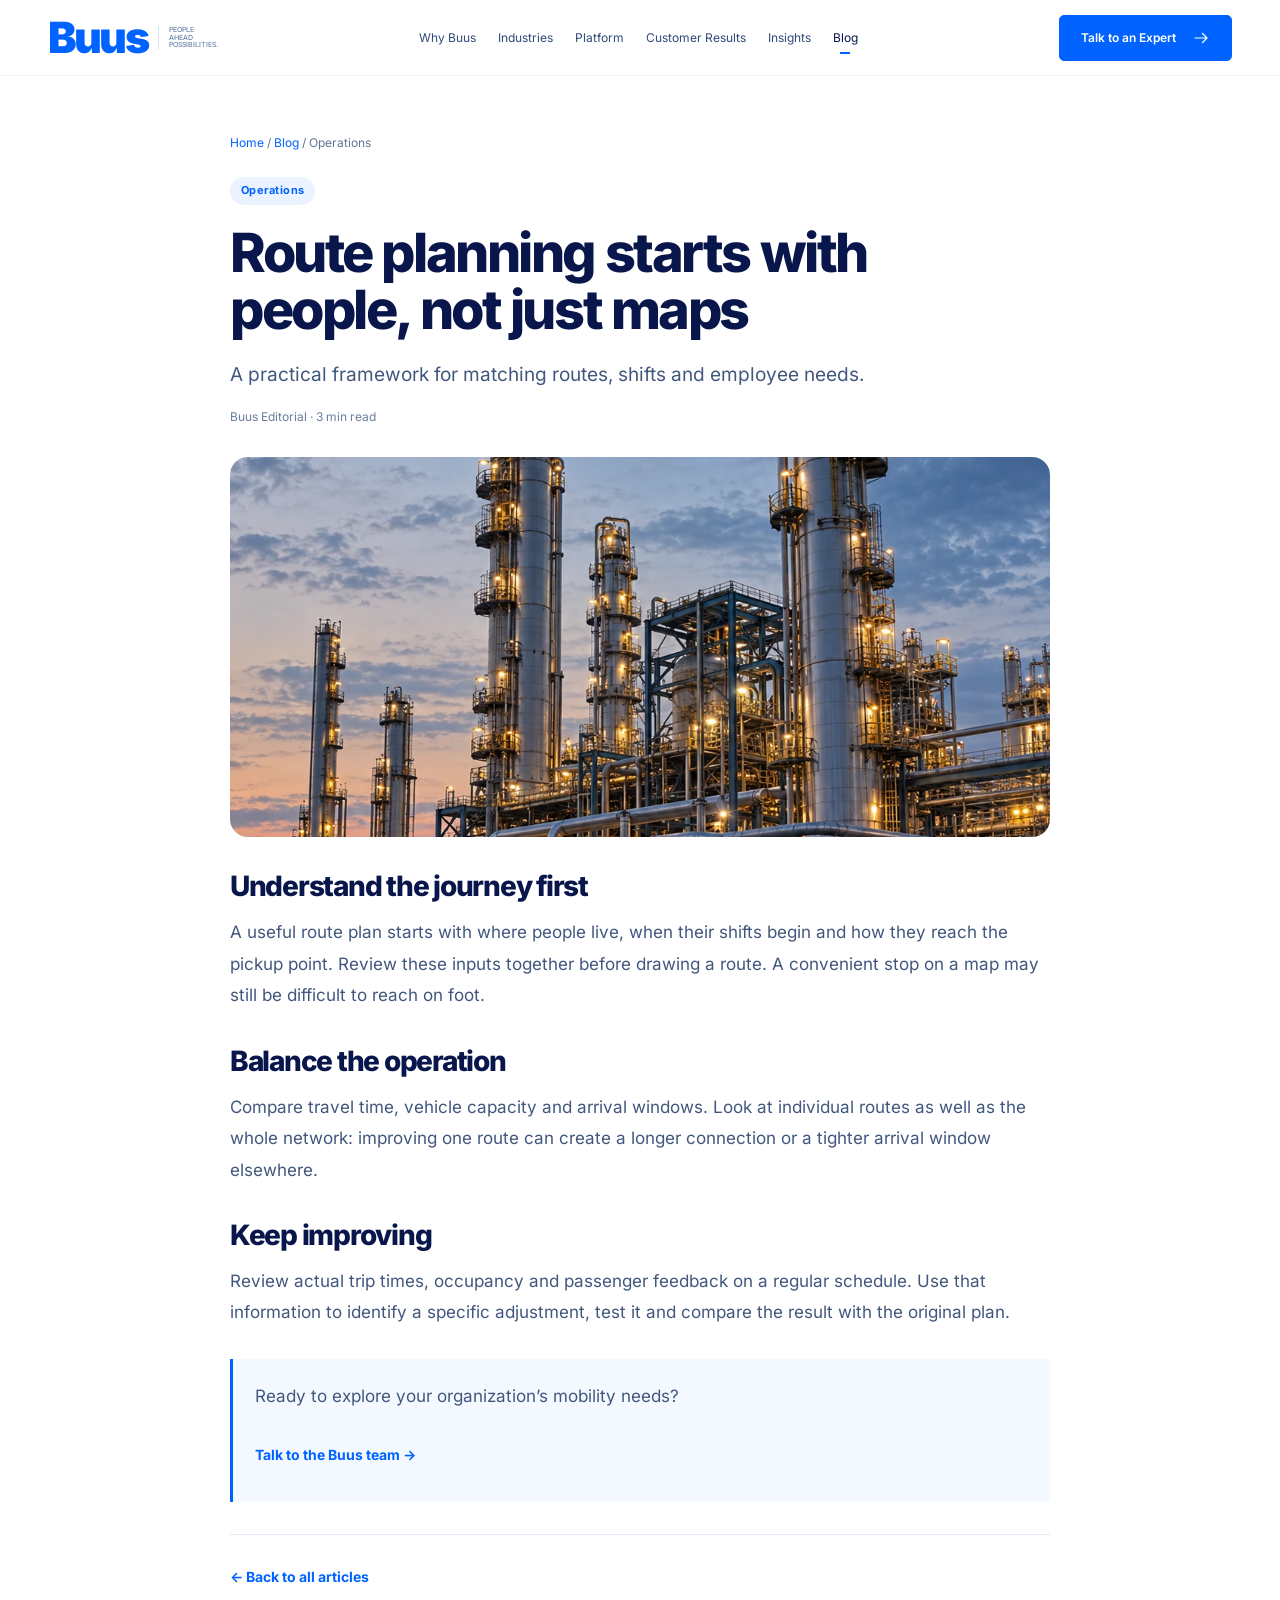
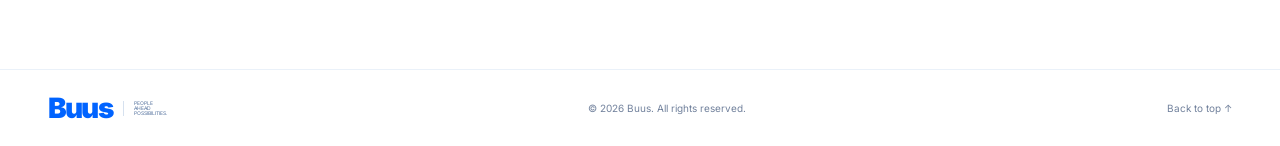
<file: route-planning.html>
<!doctype html><html lang="en"><head><meta charset="utf-8"><meta name="viewport" content="width=device-width, initial-scale=1"><title>Route planning starts with people, not just maps | Buus</title><meta name="description" content="A practical framework for matching routes, shifts and employee needs."><link rel="stylesheet" href="assets/site.css"></head><body><a class="skip-link" href="#main">Skip to content</a><header class="site-header"><div class="container header-inner"><a class="brand" href="index.html#home" aria-label="Buus homepage"><span class="wordmark">Buus</span><span class="tagline">PEOPLE<br>AHEAD<br>POSSIBILITIES.</span></a><nav id="navigation" aria-label="Main navigation"><a href="index.html#why">Why Buus</a><a href="index.html#industries">Industries</a><a href="index.html#platform">Platform</a><a href="index.html#global">Customer Results</a><a href="index.html#capabilities">Insights</a><a href="blog.html" class="active" aria-current="page">Blog</a></nav><a class="button header-cta" href="index.html#contact">Talk to an Expert <svg class="icon " viewBox="0 0 24 24" fill="none" stroke="currentColor" stroke-width="1.65" stroke-linecap="round" stroke-linejoin="round" aria-hidden="true"><path d="M4 12h16m-6-6 6 6-6 6"/></svg></a><button class="menu-toggle" aria-controls="navigation" aria-expanded="false" aria-label="Open navigation"><svg class="icon " viewBox="0 0 24 24" fill="none" stroke="currentColor" stroke-width="1.65" stroke-linecap="round" stroke-linejoin="round" aria-hidden="true"><path d="M3 6h18M3 12h18M3 18h18"/></svg></button></div></header><main id="main"><article class="article-wrap"><p class="breadcrumbs"><a href="index.html">Home</a> / <a href="blog.html">Blog</a> / Operations</p><span class="pill">Operations</span><h1>Route planning starts with people, not just maps</h1><p class="article-lead">A practical framework for matching routes, shifts and employee needs.</p><p class="post-meta">Buus Editorial · 3 min read</p><img class="article-cover" src="assets/9c33a1e5c8823159.webp" alt="Corporate mobility in practice"><div class="article-body"><h2>Understand the journey first</h2><p>A useful route plan starts with where people live, when their shifts begin and how they reach the pickup point. Review these inputs together before drawing a route. A convenient stop on a map may still be difficult to reach on foot.</p><h2>Balance the operation</h2><p>Compare travel time, vehicle capacity and arrival windows. Look at individual routes as well as the whole network: improving one route can create a longer connection or a tighter arrival window elsewhere.</p><h2>Keep improving</h2><p>Review actual trip times, occupancy and passenger feedback on a regular schedule. Use that information to identify a specific adjustment, test it and compare the result with the original plan.</p><div class="article-note"><p>Ready to explore your organization’s mobility needs?</p><a class="text-link" href="index.html#contact">Talk to the Buus team →</a></div></div><div class="article-back"><a class="text-link" href="blog.html">← Back to all articles</a></div></article></main><footer><div class="container footer-inner"><a class="brand" href="index.html#home"><span class="wordmark">Buus</span><span class="tagline">PEOPLE<br>AHEAD<br>POSSIBILITIES.</span></a><p>© <span id="year"></span> Buus. All rights reserved.</p><a href="index.html#home">Back to top ↑</a></div></footer><script>const menu=document.querySelector('.menu-toggle'),nav=document.querySelector('#navigation');function closeMenu(){nav.classList.remove('is-open');menu.setAttribute('aria-expanded','false');}menu.addEventListener('click',()=>{const open=nav.classList.toggle('is-open');menu.setAttribute('aria-expanded',String(open));});nav.addEventListener('click',e=>{if(e.target.closest('a'))closeMenu();});document.addEventListener('keydown',e=>{if(e.key==='Escape')closeMenu();});document.addEventListener('click',e=>{if(!e.target.closest('.site-header'))closeMenu();});document.querySelector('#year').textContent=new Date().getFullYear();</script></body></html>
</file>
<file: assets/site.css>
@font-face{font-family:Inter;src:url('1b08e7fc267a5c7e.ttf') format('truetype');font-weight:400;font-display:swap}
@font-face{font-family:Inter;src:url('8c883f63b2c4157d.ttf') format('truetype');font-weight:500;font-display:swap}
@font-face{font-family:Inter;src:url('e7a1aaf7eda9f2fa.ttf') format('truetype');font-weight:600;font-display:swap}
@font-face{font-family:Inter;src:url('b37284b5701b6b16.ttf') format('truetype');font-weight:700;font-display:swap}
@font-face{font-family:Inter;src:url('eec66af7f2337bd3.ttf') format('truetype');font-weight:800;font-display:swap}
@font-face{font-family:Inter;src:url('5b717029a2c4cfca.ttf') format('truetype');font-weight:900;font-display:swap}
:root{--blue:#0063ff;--navy:#08164c;--text:#42577d;--pale:#f3f9ff;--line:#dfebf8;--green:#0caf79;--purple:#693be6;--orange:#ee951a;--radius:9px}
*{box-sizing:border-box}html{scroll-behavior:smooth;scroll-padding-top:85px}body{margin:0;background:white;color:var(--navy);font-family:Inter,Arial,sans-serif;font-size:14px;line-height:1.45;-webkit-font-smoothing:antialiased}a{color:inherit;text-decoration:none}button,input,select{font:inherit}button,a,input,select{touch-action:manipulation}button{color:inherit}img{max-width:100%;display:block}h1,h2,h3,p{margin:0}h1,h2,h3{line-height:1.07;letter-spacing:-.045em}p{color:var(--text)}h1{font-size:46px;font-weight:750;line-height:1.05}h2{font-size:38px;font-weight:750}h1 span,h2 span{color:var(--blue)}h3{font-size:17px}a:focus-visible,button:focus-visible,input:focus-visible,select:focus-visible{outline:3px solid #82b4ff;outline-offset:4px}.container{width:min(1280px,calc(100% - 96px));margin:auto}.section{padding:44px 0}.eyebrow{font-size:10px;font-weight:700;letter-spacing:.23em;text-transform:uppercase;color:var(--blue);margin-bottom:9px}.icon{height:24px;width:24px;flex-shrink:0;vertical-align:middle}.button{display:inline-flex;align-items:center;justify-content:center;gap:16px;padding:13px 21px;min-height:44px;border:1px solid var(--blue);border-radius:5px;background:var(--blue);color:#fff;font-weight:600;font-size:12px;cursor:pointer;transition:background .2s,box-shadow .2s}.button .icon{width:18px;height:18px}.button:hover{background:#0051d5;box-shadow:0 5px 18px #005aff20}.button.secondary{background:#ffffff85;color:var(--blue);border-color:#bbd6ff}.button.secondary:hover{background:#eaf3ff}.skip-link{position:fixed;z-index:100;left:12px;top:-100px;background:white;padding:12px}.skip-link:focus{top:8px}
.site-header{position:sticky;top:0;background:#ffffffee;backdrop-filter:blur(14px);z-index:20;border-bottom:1px solid #f2f6fb}.header-inner{height:75px;display:flex;align-items:center;justify-content:space-between;gap:35px}.brand{display:inline-flex;align-items:center;gap:11px;flex-shrink:0}.wordmark{font-size:43px;font-weight:850;color:var(--blue);letter-spacing:-.065em;line-height:1}.tagline{font-size:7px;line-height:1.05;letter-spacing:0;color:#53719d;border-left:1px solid #d6e1ef;padding-left:10px}.site-header nav{display:flex;align-items:center;gap:30px}.site-header nav a{font-size:12px;color:#304b78;position:relative;padding:25px 0}.site-header nav a:hover,.site-header nav a.active{color:var(--navy)}.site-header nav a.active:after{content:'';position:absolute;bottom:17px;left:30%;right:30%;height:2px;background:var(--blue)}.menu-toggle{display:none;border:0;background:transparent;padding:8px;cursor:pointer}
.hero{overflow:hidden}.hero-inner{min-height:515px;position:relative;padding-top:30px;padding-bottom:25px}.hero-copy{position:relative;z-index:2;width:45%;max-width:555px;padding-top:5px}.hero-description{font-size:16px;max-width:440px;line-height:1.4;margin:13px 0 18px}.hero-art{position:absolute;right:-76px;top:-18px;width:890px;max-width:76%;pointer-events:none}.hero-art img{width:100%;height:auto}.mobility-modes{display:grid;justify-items:start;gap:8px;margin-top:22px}.mode{display:flex;align-items:center;gap:10px;background:#ffffffeb;border:1px solid #e6edf7;border-radius:30px;padding:5px 12px 5px 6px;font-size:10px;box-shadow:0 3px 12px #3867a20a;min-width:158px}.mode>.icon{width:28px;height:28px;padding:5px;border-radius:50%;background:#edf6ff;color:var(--blue)}.green{color:var(--green)}.purple{color:var(--purple)}.orange{color:var(--orange)}.mode.green>.icon{color:var(--green);background:#e1f8ec}.mode.purple>.icon{color:var(--purple);background:#f0e9ff}.mode.orange>.icon{color:var(--orange);background:#fff2e0}.mode b{color:var(--navy);font-weight:600}.metrics-card{position:absolute;top:22px;left:48%;width:206px;padding:14px 12px 22px;background:linear-gradient(145deg,#f5f8ffed,#ffffffeb);border:1px solid #eaf0fa;box-shadow:0 15px 28px #94b9ed14;border-radius:16px;z-index:3}.metrics-heading{display:flex;align-items:center;gap:10px;font-size:10px;line-height:1.1;margin:0 3px 12px}.metrics-heading .icon{color:var(--blue);width:23px;height:23px}.metrics-grid{display:grid;grid-template-columns:1fr 1fr;gap:6px}.metric{display:flex;gap:7px;padding:8px 4px;align-items:center;background:#fff;border-radius:6px}.metric>.icon{width:20px;height:20px}.metric strong{font-size:19px;line-height:1}.metric small{display:block;font-size:8px;line-height:1.2;color:var(--navy);font-weight:500;margin-top:4px}.metrics-connector{height:40px;position:absolute;top:100%;left:50%;border-left:1px dashed #84b5ff}.metrics-connector:after{content:'';position:absolute;width:5px;height:5px;border-radius:50%;background:var(--blue);left:-3px;bottom:0}.benefits{position:absolute;right:0;bottom:24px;display:grid;grid-template-columns:repeat(4,1fr);width:49%;z-index:3;background:#ffffffb0}.benefits>div{padding:0 10px;text-align:center;border-left:1px solid #dbe6f4;font-size:11px;color:var(--text)}.benefits>div:first-child{border:0}.benefits .icon{display:block;color:var(--blue);width:27px;height:27px;margin:0 auto 8px}.benefits>div:nth-child(3) .icon{color:#21b88f}
.industries{background:linear-gradient(130deg,#f3f9ff,#fbfdff 68%,#f2f8ff);position:relative;padding-top:28px;padding-bottom:42px}.section-heading{display:grid;grid-template-columns:1fr 1fr;gap:50px;align-items:center;margin:0 38px 28px}.section-heading>div>p:not(.eyebrow){font-size:13px;line-height:1.45;max-width:550px;margin-top:11px}.value-list{border-left:1px solid #cfdff3;padding:0 30px;display:grid;gap:18px;margin-left:12px}.value-list>div{display:flex;gap:16px;align-items:center;font-size:11px}.value-list .icon{color:var(--blue);width:27px;height:27px}.value-list span{color:var(--text)}.value-list strong{display:block;color:var(--navy);line-height:1.25}.industry-grid{display:grid;grid-template-columns:1fr 1fr;gap:12px;align-items:start}.industry-card{display:grid;grid-template-columns:25% 43% 32%;background:#fff;border:1px solid #e8eff8;border-radius:8px;overflow:hidden;box-shadow:0 4px 18px #213e6b04;min-height:185px;height:100%}.industry-photo{position:relative;min-height:185px;background:#b8ccd7}.industry-photo img{width:100%;height:100%;position:absolute;inset:0;object-fit:cover}.industry-photo:after{content:'';position:absolute;inset:25% 0 0;background:linear-gradient(transparent,#061319e3)}.industry-photo>p{position:absolute;bottom:14px;left:14px;right:9px;z-index:1;color:#fff;font-size:14px;font-weight:650;line-height:1.1;letter-spacing:-.025em}.industry-copy{padding:15px 15px 13px}.card-label{display:flex;align-items:center;gap:8px;color:var(--blue);font-size:7px;font-weight:750;letter-spacing:.015em;min-height:23px;margin-bottom:8px;line-height:1.2}.card-label .icon{width:20px;height:20px}.industry-copy h3{font-size:15px;line-height:1.08;margin-bottom:9px;letter-spacing:-.03em}.industry-copy>p{font-size:9px;line-height:1.5}.learn{display:inline-flex;gap:6px;align-items:center;color:var(--blue);font-size:9px;font-weight:650;margin-top:10px;min-height:22px}.learn>.icon{width:13px;height:13px}.learn:hover{text-decoration:underline}.industry-trust{border-left:1px solid #e5ecf6;margin:16px 0;padding:0 14px}.tiny-label{font-size:7px;color:#607493;font-weight:650;letter-spacing:.05em}.brands{display:grid;grid-template-columns:1fr 1fr;align-items:center;justify-items:center;gap:21px 12px;margin-top:18px}.brands>span,.client-grid>span{color:var(--brand);font-size:13px;font-weight:800;letter-spacing:-.055em;line-height:1.1;text-align:center}.brands>span:first-child:nth-last-child(7){font-family:Georgia,serif;font-size:11px;letter-spacing:0;font-weight:400}.brands>span:last-child:nth-child(7){font-size:10px;letter-spacing:.25em}.operators .brands{grid-template-columns:1fr;gap:16px}.districts{grid-column:2;grid-row:2/4;height:100%;min-height:278px}.districts .industry-copy{padding-top:20px}.districts .industry-photo>p{font-size:17px}.districts .industry-trust{padding:0 17px}.district-icon{color:var(--blue);margin:18px 0 12px}.district-icon .icon{width:62px;height:62px;stroke-width:1}.district-list{font-size:9px;line-height:1.65}.workforce{grid-column:1}.industry-card.healthcare{grid-column:1}
.platform{position:relative;padding-top:25px;background:radial-gradient(ellipse at 65% 0,#e0f0ff,transparent 64%),linear-gradient(#f4faff,#fff)}.platform-top{display:grid;grid-template-columns:35% 65%;align-items:center;min-height:410px;padding:0 38px}.platform-copy{position:relative;z-index:2;padding:12px 0}.platform-copy h2{font-size:39px}.platform-copy h3{font-size:19px;margin:12px 0;letter-spacing:-.025em}.platform-copy>p:not(.eyebrow){font-size:13px;line-height:1.45;max-width:355px}.button-row{display:flex;flex-wrap:wrap;gap:10px;margin-top:17px}.button-row .button{font-size:11px;padding:11px 16px;gap:12px}.platform-diagram{height:415px;position:relative;margin-left:20px}.platform-art{position:absolute;width:62%;left:19%;top:-2%;height:105%;mix-blend-mode:multiply}.platform-art img{width:100%;height:100%;object-fit:contain}.diagram-lines{width:100%;height:100%;position:absolute;inset:0;fill:none;stroke:#5eabff;stroke-width:1.25;stroke-dasharray:2.5 4}.actors{position:absolute;top:40px;bottom:44px;width:27%;display:flex;flex-direction:column;justify-content:space-between;z-index:2}.actors.left{left:0}.actors.right{right:-15px}.actor{display:flex;gap:9px;align-items:center}.actor>img{width:58px;height:58px;border-radius:50%;object-fit:cover;border:2px solid #fff;box-shadow:0 3px 9px #073f8320;flex-shrink:0}.actor span{font-size:10px;line-height:1.25;color:var(--text);max-width:90px}.actor strong{display:block;color:var(--navy);margin-bottom:3px;font-size:11px;letter-spacing:-.02em}.cloud-caption{position:absolute;top:7%;left:37%;width:30%;z-index:3;text-align:center;font-size:9px;line-height:1.2;color:var(--navy);font-weight:600}.capabilities{border:1px solid #e5eef9;border-radius:12px;padding:16px 12px 12px;background:#f8fbffb0;box-shadow:0 5px 20px #83a3c70a;margin-top:5px}.capabilities-header{display:flex;align-items:center;justify-content:space-between;padding:0 10px 12px;gap:15px}.capabilities-header p{font-size:10px;margin:0}.capabilities-header .eyebrow{color:#58739d;font-size:9px;letter-spacing:.19em}.capability-grid{display:grid;grid-template-columns:repeat(6,1fr);gap:9px}.capability{position:relative;background:#fff;border:1px solid #eaf0f8;border-radius:9px;box-shadow:0 2px 8px #07346203;text-align:left;padding:16px 17px 32px;cursor:pointer;transition:transform .2s,border-color .2s,box-shadow .2s}.capability:hover{transform:translateY(-4px);border-color:#b3d1fd;box-shadow:0 10px 24px #2863b010}.cap-icon{width:43px;height:43px;display:grid;place-items:center;border-radius:50%;background:#d3eaff;color:var(--blue);margin-bottom:10px}.cap-icon.green{color:#006746;background:#a8eed0}.cap-icon.purple{color:#302180;background:#dcd2ff}.cap-icon.orange{color:#754215;background:#ffdac0}.cap-icon .icon{width:25px;height:25px}.capability h3{font-size:16px;line-height:1.03;letter-spacing:-.035em;margin-bottom:8px}.capability>p{font-size:11px;line-height:1.45}.cap-arrow{position:absolute;right:14px;bottom:10px;color:var(--blue)}.cap-arrow .icon{width:15px;height:15px}
.global{padding-top:4px;padding-bottom:12px}.global-layout{display:grid;grid-template-columns:31% 69%;align-items:center;padding:0 38px}.global-copy h2{font-size:32px}.global-copy>p:not(.eyebrow){font-size:13px;max-width:320px;margin-top:12px}.global-visual{min-height:330px;position:relative;padding-left:30px}.map-wrap{width:88%;margin-left:10%}.map-wrap svg{width:100%;height:260px;display:block}.region-tag{position:absolute;font-size:11px;line-height:1.3;background:#ffffffd9;padding:6px}.region-tag strong{display:block;color:var(--navy)}.region-tag span{font-size:8px;color:#31669d}.panama{left:2%;top:73px}.europe{right:-10px;top:20px}.brazil-clients{max-width:70%;position:relative;margin-top:-33px;z-index:1}.brazil-clients>p{font-size:10px;color:var(--navy);margin-bottom:12px}.map-dot{width:4px;height:4px;display:inline-block;background:var(--blue);border-radius:50%;vertical-align:middle;margin-right:6px}.client-grid{display:grid;grid-template-columns:repeat(4,1fr);align-items:center;gap:20px;padding:0 8px}.client-grid>span{font-size:15px}
.contact{background:linear-gradient(115deg,#eaf6ff,#f5faff 65%,#deedfc);padding:38px 0 32px;border-radius:50% 12% 0 0/12% 7% 0 0}.contact-layout{display:grid;grid-template-columns:39% 61%;gap:35px;padding:0 38px;align-items:center}.contact-copy h2{font-size:28px}.contact-copy>p:not(.eyebrow){font-size:12px;margin-top:12px;max-width:385px}.contact-form{padding:22px;background:#fff;border:1px solid #dceaff;border-radius:9px;box-shadow:0 8px 24px #3977bd08}.form-fields{display:grid;grid-template-columns:repeat(3,minmax(0,1fr));gap:12px 14px}.form-fields label{font-size:8px;font-weight:600;display:block}.form-fields label>span{color:#cc3a3a;margin-left:2px}.form-fields input,.form-fields select{display:block;width:100%;margin-top:5px;height:34px;border:1px solid #d8e3f1;border-radius:4px;background:#fff;padding:6px 8px;color:var(--text);font-size:9px;outline-offset:1px}.form-fields input::placeholder{color:#91a0b3}.form-fields select{padding-right:1px}.form-bottom{display:flex;justify-content:space-between;align-items:center;margin-top:12px;gap:15px}.form-bottom p{font-size:8px;color:#7b8fae}.form-bottom .button{padding:8px 12px;min-height:34px;font-size:9px;gap:8px}.form-bottom .icon{width:13px;height:13px}.form-status{font-size:10px;margin-top:10px}.form-status:empty{display:none}footer{border-top:1px solid #eaf1f9;background:#fff;padding:24px 0}.footer-inner{display:flex;justify-content:space-between;align-items:center;gap:20px;font-size:10px;color:#71819c}.footer-inner .wordmark{font-size:28px}.footer-inner .tagline{font-size:5px}.footer-inner>p{font-size:10px;color:#71819c}dialog{width:min(500px,calc(100% - 40px));border:1px solid var(--line);border-radius:16px;padding:40px;box-shadow:0 30px 80px #08245240}dialog::backdrop{background:#08163270;backdrop-filter:blur(5px)}dialog h2{font-size:30px;margin-bottom:18px}dialog>p:not(.eyebrow){margin-bottom:24px}.dialog-close{position:absolute;right:14px;top:14px;border:0;background:#f1f6fd;width:32px;height:32px;border-radius:50%;cursor:pointer}.dialog-close .icon{width:18px;height:18px}
@media(min-width:1550px){.hero-art{right:-48px}.hero-inner{min-height:535px}}
@media(max-width:1150px){.container{width:calc(100% - 56px)}.header-inner{gap:20px}.site-header nav{gap:19px}.site-header nav a{font-size:11px}.header-cta{font-size:10px;padding:11px 14px}.wordmark{font-size:36px}h1{font-size:39px}.hero-description{font-size:14px;max-width:350px}.hero-copy{width:44%}.hero-inner{min-height:470px}.metrics-card{width:177px;left:47%;padding:11px 9px 15px}.metric strong{font-size:16px}.metric small{font-size:7px}.metrics-heading{font-size:9px}.hero-art{right:-55px;top:15px;max-width:76%}.benefits{bottom:20px;width:52%}.benefits>div{font-size:9px}.section-heading{margin-left:16px;margin-right:16px;gap:25px}h2{font-size:32px}.industry-card{grid-template-columns:25% 45% 30%;min-height:190px}.industry-copy{padding:12px}.industry-copy>p{font-size:8px}.industry-copy h3{font-size:13px}.card-label{font-size:6px;gap:5px}.industry-photo>p{font-size:12px;left:10px}.industry-trust{padding:0 9px}.brands{gap:20px 9px}.brands>span{font-size:10px}.platform-top{padding:0 16px;grid-template-columns:36% 64%}.platform-copy h2{font-size:32px}.platform-copy h3{font-size:17px}.platform-copy>p:not(.eyebrow){font-size:12px}.platform-diagram{margin-left:6px;height:370px}.actors{width:29%}.actor{gap:6px}.actor>img{width:43px;height:43px}.actor span{font-size:8px}.actor strong{font-size:9px}.platform-art{width:67%;left:16.5%}.cloud-caption{font-size:8px;top:9%}.capability{padding:13px 12px 28px}.capability h3{font-size:13px}.capability>p{font-size:10px}.global-layout{padding:0 16px}.global-copy h2{font-size:29px}.global-copy>p:not(.eyebrow){font-size:12px}.contact-layout{padding:0 16px;gap:24px}.contact-copy h2{font-size:25px}.contact-form{padding:18px}}
@media(max-width:900px){.site-header nav{gap:13px}.site-header nav a{font-size:10px}.header-inner{gap:16px}.tagline{display:none}.hero-copy{width:47%}.hero-inner{min-height:470px}.hero-art{max-width:76%;top:70px}.metrics-card{left:53%;top:18px;width:157px}.metrics-grid{gap:4px}.metric{gap:4px}.metric>.icon{width:16px;height:16px}.metric strong{font-size:14px}.hero-description{max-width:310px}.benefits{width:50%}.benefits>div{font-size:8px;padding:0 5px}.industry-card{grid-template-columns:28% 1fr;min-height:208px}.industry-trust{grid-column:1/-1;border-left:0;border-top:1px solid var(--line);padding:11px 12px;margin:0;display:flex;align-items:center;gap:12px}.brands,.operators .brands{display:flex;flex-wrap:wrap;gap:9px 14px;margin:0;justify-content:flex-start}.tiny-label{white-space:nowrap;font-size:6px}.brands>span{font-size:9px}.industry-copy>p{font-size:9px}.industry-copy h3{font-size:14px}.industry-copy{padding:14px}.industry-photo{min-height:180px}.districts{grid-row:2/4;min-height:380px}.districts .industry-trust{display:block}.district-icon{float:left;margin:13px 16px 0 0}.district-list{margin-top:8px}.platform-top{grid-template-columns:1fr;min-height:0;gap:10px}.platform-copy{max-width:620px}.platform-copy>p:not(.eyebrow){max-width:550px}.platform-diagram{height:410px;width:100%;max-width:750px;margin:0 auto}.platform-art{width:58%;left:21%}.actor>img{width:60px;height:60px}.actor span{font-size:11px}.actor strong{font-size:12px}.actors{width:27%}.cloud-caption{font-size:10px;top:8%}.capability-grid{grid-template-columns:repeat(3,1fr)}.capability{padding:18px 18px 30px}.capability h3{font-size:16px}.capability>p{font-size:12px}.global-layout{grid-template-columns:33% 67%}.global-copy h2{font-size:26px}.global-visual{padding-left:0}.map-wrap{width:100%;margin:0}.client-grid{grid-template-columns:repeat(3,1fr);gap:15px}.client-grid>span{font-size:12px}.brazil-clients{max-width:85%}.contact-layout{grid-template-columns:1fr;gap:22px}.contact-copy>p:not(.eyebrow){max-width:650px}.contact-copy h2{font-size:30px}.form-fields input,.form-fields select{font-size:12px;height:42px}.form-fields label{font-size:10px}.form-bottom .button{font-size:11px;min-height:40px}.form-bottom p{font-size:10px}}
@media(max-width:680px){.container{width:calc(100% - 36px)}.site-header .header-inner{height:66px}.wordmark{font-size:36px}.tagline{display:block;font-size:6px}.header-cta{margin-left:auto;padding:9px 11px;font-size:9px;min-height:36px;gap:7px}.header-cta .icon{width:13px;height:13px}.menu-toggle{display:block}.site-header nav{display:none;position:absolute;left:0;right:0;top:66px;flex-direction:column;align-items:stretch;padding:12px 22px;background:#fff;border-bottom:1px solid var(--line);box-shadow:0 20px 30px #07315a12;gap:0}.site-header nav.is-open{display:flex}.site-header nav a{padding:12px 0;font-size:14px}.site-header nav a.active:after{display:none}.hero-inner{min-height:0;padding-top:28px;padding-bottom:0;display:flex;flex-direction:column}.hero-copy{width:100%;max-width:100%;padding:0}.hero-copy h1{font-size:clamp(32px,6.4vw,43px)}.hero-description{font-size:14px;max-width:520px;margin:13px 0 16px}.eyebrow{font-size:9px}.mobility-modes{grid-template-columns:1fr 1fr;gap:7px;justify-items:stretch;margin-top:22px;max-width:410px}.mode{min-width:0;font-size:9px;gap:6px;padding:4px 8px 4px 5px}.mode>.icon{width:25px;height:25px}.hero-art{position:relative;max-width:none;width:calc(100% + 36px);right:18px;top:0;order:2;margin-top:12px}.metrics-card{position:absolute;top:auto;left:0;bottom:calc(18px + 20vw);width:142px;padding:9px 7px 12px}.metrics-heading{font-size:7px;margin-bottom:7px;gap:6px}.metrics-heading .icon{width:19px;height:19px}.metric{padding:6px 3px;gap:4px}.metric strong{font-size:13px}.metric small{font-size:6px}.metric>.icon{width:15px;height:15px}.metrics-connector{height:18px}.benefits{position:relative;order:3;right:auto;bottom:auto;width:100%;padding:20px 0 22px;background:transparent}.benefits>div{font-size:9px;line-height:1.2;padding:0 5px}.benefits .icon{width:23px;height:23px}.section{padding:35px 0}.section-heading{grid-template-columns:1fr;margin:0 0 22px;gap:22px}.section-heading>div>p:not(.eyebrow){font-size:12px;max-width:100%;margin-top:13px}h2{font-size:30px}.value-list{grid-template-columns:repeat(3,1fr);gap:10px;border:0;border-top:1px solid #d6e6f7;margin:0;padding:18px 0 0}.value-list>div{display:block;font-size:9px}.value-list .icon{width:23px;height:23px;margin-bottom:5px}.value-list span{display:block}.value-list strong{line-height:1.4}.industry-grid{grid-template-columns:1fr;gap:14px}.industry-card,.industry-card.healthcare,.workforce,.districts{grid-column:auto;grid-row:auto;min-height:0;grid-template-columns:31% 1fr}.industry-copy{padding:17px}.industry-copy h3{font-size:17px;margin-bottom:9px}.industry-copy>p{font-size:11px;line-height:1.5}.card-label{font-size:7px;margin-bottom:9px}.card-label .icon{width:21px;height:21px}.industry-photo{min-height:220px}.industry-photo>p,.districts .industry-photo>p{font-size:14px;bottom:16px;left:11px}.industry-trust{padding:14px 12px;gap:15px}.brands,.operators .brands{gap:13px 15px}.brands>span{font-size:11px}.tiny-label{font-size:7px}.learn{font-size:11px;min-height:29px;margin-top:9px}.districts .industry-copy{padding:17px}.districts .industry-trust{display:flex;align-items:center}.district-icon{float:none;margin:0}.district-icon .icon{width:40px;height:40px}.district-list{font-size:9px;columns:2;column-gap:16px;margin:0;line-height:1.6}.platform-top{padding:0;gap:14px}.platform-copy h2{font-size:33px}.platform-copy h3{font-size:19px}.platform-copy>p:not(.eyebrow){font-size:13px;max-width:100%}.button-row .button{font-size:10px;padding:11px 12px}.platform-diagram{height:330px}.platform-art{width:65%;left:17.5%;height:100%;top:0}.actors{top:37px;bottom:34px;width:24%}.actors.right{right:-4px}.actor{display:block}.actor>img{width:44px;height:44px;margin-bottom:5px}.actor span{font-size:8px;max-width:78px;display:block}.actor strong{font-size:9px}.actors.right .actor{padding-left:10px}.cloud-caption{font-size:7px;top:7%;left:33%;width:36%}.diagram-lines{opacity:.7}.capabilities{margin-top:0;padding:12px 8px 8px}.capabilities-header{display:block;padding:3px 5px 12px}.capabilities-header .eyebrow{font-size:8px;line-height:1.5}.capabilities-header>p:last-child{margin-top:5px;font-size:9px}.capability-grid{grid-template-columns:repeat(2,1fr);gap:8px}.capability{padding:15px 13px 29px}.cap-icon{width:38px;height:38px}.cap-icon .icon{width:23px;height:23px}.capability h3{font-size:15px}.capability>p{font-size:11px}.global-layout{display:block;padding:0}.global-copy h2{font-size:30px}.global-copy>p:not(.eyebrow){max-width:90%;font-size:13px}.global-visual{min-height:300px;margin-top:18px}.map-wrap svg{height:205px}.europe{right:0;top:0}.panama{left:0;top:64px}.region-tag{font-size:10px}.region-tag span{font-size:7px}.brazil-clients{margin-top:-14px;max-width:100%}.client-grid{grid-template-columns:repeat(4,1fr);gap:18px 10px}.client-grid>span{font-size:12px}.contact{border-radius:40% 10% 0 0/3% 2% 0 0}.contact-layout{padding:0;gap:20px}.contact-copy h2{font-size:27px}.contact-copy>p:not(.eyebrow){font-size:12px}.contact-form{padding:18px 15px}.form-fields{grid-template-columns:1fr 1fr;gap:15px 11px}.form-bottom{align-items:flex-end}.form-bottom p{font-size:8px;max-width:120px}.footer-inner{flex-wrap:wrap;gap:17px}.footer-inner .brand{width:auto}.footer-inner>p{font-size:8px}.footer-inner>a:last-child{font-size:9px}}
@media(max-width:370px){.header-cta{display:none}.menu-toggle{margin-left:auto}.hero-copy h1{font-size:29px}.mode{font-size:8px;gap:3px}.industry-copy{padding:13px}.industry-copy>p{font-size:10px}.industry-copy h3{font-size:15px}.industry-photo>p{font-size:12px}.platform-diagram{height:300px}.actor>img{width:38px;height:38px}.actor span{font-size:7px}.actor strong{font-size:8px}.cloud-caption{font-size:6px}.form-fields{grid-template-columns:1fr}.form-bottom{display:block}.form-bottom p{max-width:none;margin-bottom:10px}.form-bottom .button{width:100%}}
@media(prefers-reduced-motion:reduce){html{scroll-behavior:auto}*,*:before,*:after{transition:none!important}}
/* Final composition and legibility refinements. */
@media(min-width:901px){.industry-copy>p{font-size:11px;line-height:1.45}.industry-copy h3{font-size:16px}.industry-card{min-height:222px}.industry-photo{min-height:222px}.industry-trust{padding-left:12px;padding-right:12px}.tiny-label{font-size:8px}.card-label{font-size:7px}.learn{font-size:10px}.districts{height:auto;min-height:278px;align-self:start}.districts .industry-photo{min-height:278px}.benefits{background:#fff;padding:12px 0 0;border-radius:12px 0 0 0}.hero-inner{min-height:535px}}
.contact-layout{grid-template-columns:1.05fr 1.45fr .6fr;gap:22px}.contact-copy h2{font-size:27px}.contact-photo{height:260px;align-self:end;overflow:hidden;border-radius:75px 6px 6px 6px}.contact-photo img{width:100%;height:100%;object-fit:cover}.contact-form{padding:18px}.form-bottom>p{display:none}.form-bottom{justify-content:flex-end}
@media(max-width:1100px){.contact-layout{grid-template-columns:1fr 1.45fr}.contact-photo{display:none}.form-fields{grid-template-columns:repeat(2,minmax(0,1fr))}.form-fields input,.form-fields select{height:38px;font-size:10px}.form-fields label{font-size:9px}}
@media(max-width:900px){.contact-layout{grid-template-columns:1fr}.form-fields{grid-template-columns:repeat(3,minmax(0,1fr))}.form-fields input,.form-fields select{height:42px;font-size:12px}.form-fields label{font-size:10px}.form-bottom>p{display:block;margin-right:auto}.contact-copy h2{font-size:30px}}
@media(max-width:680px){.form-fields{grid-template-columns:repeat(2,minmax(0,1fr))}.contact-copy h2{font-size:27px}.contact-photo{display:block;height:180px;max-width:100%;border-radius:8px}.contact-photo img{object-position:center 38%}}
@media(max-width:370px){.form-fields{grid-template-columns:1fr}}

/* Full-bleed hero artwork, independent of the content container. */
@media (min-width:681px){
 .hero-inner{min-height:clamp(640px,56.25vw,900px)}
 .hero-art{left:50%;right:auto;top:0;width:100vw;max-width:none;height:100%;transform:translateX(-50%)}
 .hero-art img{width:100%;height:100%;object-fit:cover;object-position:center center}
 .hero-copy{padding:8px 16px 16px 0}
 .hero-description{text-shadow:0 1px 6px #fff,0 0 14px #fff}
 .benefits{bottom:24px;background:rgba(255,255,255,.94);padding:12px 0;border-radius:12px}
}

/* Original client logos: preserve aspect ratio and brand colors. */
.brands{grid-template-columns:repeat(2,minmax(0,1fr));gap:14px 12px;align-items:center}
.brands .client-logo,.client-grid .client-logo{display:flex;align-items:center;justify-content:center;min-width:0;height:44px;width:100%;padding:3px}
.client-logo img{display:block;max-width:100%;max-height:100%;width:auto;height:auto;object-fit:contain}
.client-grid .client-logo{height:48px}
.brands .client-logo--scania,.brands .client-logo--tempoteam{height:50px}
@media(max-width:900px){.brands .client-logo{width:85px;height:38px;flex:0 0 85px}.brands .client-logo--scania,.brands .client-logo--tempoteam{height:42px}.industry-trust{flex-wrap:wrap}.industry-trust .brands{flex:1;min-width:0}.client-grid .client-logo{height:42px}}
@media(max-width:680px){.brands .client-logo{width:78px;flex-basis:78px}.client-grid{grid-template-columns:repeat(3,minmax(0,1fr))}.client-grid .client-logo{height:42px}}

/* Interactive regional client map. */
.global-visual{min-height:0}.map-wrap{width:100%;margin:0}.map-wrap svg{height:auto;aspect-ratio:720/290;overflow:visible}
.map-region,.map-pin{cursor:pointer}.map-region:hover path,.map-region:focus path{fill:#004fb4;stroke:#fff;stroke-width:1}.map-region:focus-visible{outline:2px solid #0063ff;outline-offset:4px}
.map-instruction{text-align:center;font-size:12px;margin:20px 0 12px;color:var(--text)}
.map-region-buttons{display:flex;justify-content:center;flex-wrap:wrap;gap:10px}.map-region-buttons button{min-height:44px;border:1px solid #cbdcf5;border-radius:999px;padding:10px 20px;background:#fff;color:var(--navy);font:inherit;font-size:13px;cursor:pointer}.map-region-buttons button:hover,.map-region-buttons button:focus-visible{background:#eaf3ff;border-color:#0063ff}.map-region-buttons span{margin-left:16px;color:#0063ff}
.region-dialog{width:min(560px,calc(100vw - 32px));max-height:85dvh;border:0;border-radius:20px;padding:32px;background:#fff;color:var(--navy);box-shadow:0 24px 80px #001a5040;overflow:auto}
.region-dialog::backdrop{background:#07194280;backdrop-filter:blur(3px)}.region-dialog-close{position:absolute;top:12px;right:12px;width:44px;height:44px;border:0;border-radius:50%;background:#f0f5fd;font-size:26px;color:var(--navy);cursor:pointer}
.region-dialog h2{padding-right:35px;font-size:30px}.region-dialog h3{font-size:13px;margin:24px 0 14px}.region-summary{margin-top:14px;color:var(--text);font-size:15px}.region-dialog .client-grid{display:grid;grid-template-columns:repeat(3,minmax(0,1fr));gap:20px;margin:0}.region-dialog .client-logo{height:60px;padding:7px}.region-brand-list{list-style:none;padding:0;display:grid;grid-template-columns:1fr 1fr;gap:12px;margin:0}.region-brand-list li{border:1px solid #e0e9f5;border-radius:12px;padding:20px 12px;text-align:center;font-weight:600;font-size:14px}
@media(max-width:480px){.region-dialog{padding:26px 20px}.region-dialog .client-grid{grid-template-columns:repeat(2,minmax(0,1fr))}.map-instruction{font-size:11px}.map-region-buttons{gap:6px}.map-region-buttons button{padding:10px 14px}}

.hero-art video{display:block;width:100%;height:100%;object-fit:cover;object-position:center}.hero-video-toggle{position:absolute;right:0;top:18px;z-index:4;border:1px solid #d8e5f5;border-radius:99px;padding:8px 13px;min-height:40px;background:#fffffff0;color:var(--navy);font:inherit;font-size:11px;cursor:pointer}.hero-video-toggle:focus-visible{outline:3px solid #0063ff;outline-offset:3px}@media(max-width:680px){.hero-art video{height:auto;aspect-ratio:16/9}.hero-video-toggle{position:relative;top:auto;right:auto;align-self:flex-end;order:2;margin:8px 0 0}.hero-art{order:1}}

/* Contact section: form rebalanced after removing the decorative building image. */
.contact-layout{grid-template-columns:minmax(280px,.72fr) minmax(520px,1.28fr);gap:56px;max-width:1180px;padding:8px 0 18px}
.contact-copy{align-self:start;padding-top:16px}.contact-copy h2{font-size:clamp(29px,2.5vw,38px);line-height:1.06}.contact-copy>p:not(.eyebrow){max-width:380px;font-size:14px;line-height:1.5}.contact-form{padding:28px;border-radius:14px;box-shadow:0 18px 40px #3977bd12}.form-fields{gap:16px}.form-fields label{font-size:10px}.form-fields input,.form-fields select{height:42px;font-size:11px;padding:8px 10px}.form-bottom{margin-top:18px}.form-bottom p{font-size:10px}.form-bottom .button{min-height:42px;padding:11px 16px;font-size:11px}
@media(max-width:900px){.contact-layout{grid-template-columns:1fr;gap:24px;padding:0}.contact-copy{padding-top:0}.contact-copy>p:not(.eyebrow){max-width:650px}.contact-form{padding:22px}}
@media(max-width:680px){.contact{border-radius:40% 10% 0 0/3% 2% 0 0}.contact-layout{gap:20px}.contact-copy h2{font-size:29px}.contact-copy>p:not(.eyebrow){font-size:13px}.contact-form{padding:18px 15px}.form-fields{gap:15px 11px}}

/* Buus editorial pages */
.site-header nav{gap:22px}.header-inner{gap:24px}.blog-invite{padding:64px 0;background:#fff}.invite-panel{display:grid;grid-template-columns:1fr auto;gap:32px;align-items:center;padding:42px 48px;border:1px solid #dbe9fb;border-radius:20px;background:radial-gradient(ellipse at 100% 100%,#d8eaff,transparent 65%),#f5faff}.invite-panel h2{font-size:34px;max-width:680px}.invite-panel p:not(.eyebrow){font-size:15px;margin-top:14px;max-width:600px}.editorial-hero{padding:66px 0 34px;background:linear-gradient(120deg,#eff7ff,#fff)}.editorial-hero h1{font-size:clamp(38px,4.6vw,64px);max-width:760px}.editorial-intro{font-size:17px;max-width:630px;line-height:1.6;margin-top:20px}.breadcrumbs{font-size:12px;color:#607493;margin-bottom:26px}.breadcrumbs a{color:var(--blue)}.feature-card{display:grid;grid-template-columns:1.03fr 1fr;overflow:hidden;border:1px solid var(--line);border-radius:20px;background:#fff;margin-top:38px;box-shadow:0 16px 48px #17478909}.feature-image{position:relative;min-height:350px;overflow:hidden;background:#e6f3ff}.feature-image img{width:100%;height:100%;position:absolute;object-fit:cover;object-position:center 45%}.feature-copy{padding:44px;align-self:center}.pill{display:inline-block;border-radius:50px;padding:6px 11px;background:#eaf3ff;color:var(--blue);font-size:11px;font-weight:650;letter-spacing:.04em}.feature-copy h2{font-size:34px;margin:18px 0}.feature-copy p{font-size:15px;line-height:1.65}.post-meta{font-size:12px;color:#697e9d;margin:18px 0}.text-link{display:inline-flex;gap:14px;align-items:center;color:var(--blue);font-weight:650;font-size:14px;padding:12px 0}.text-link:hover{text-decoration:underline}.editorial-library{padding:54px 0 70px}.library-heading{display:flex;justify-content:space-between;gap:24px;align-items:center;margin-bottom:26px}.library-heading h2{font-size:30px}.search-field{display:flex;align-items:center;gap:10px;border:1px solid #cfdff2;border-radius:8px;padding:0 14px;max-width:100%;background:#fff}.search-field input{width:250px;max-width:100%;border:0;background:transparent;padding:14px 0;outline-offset:0;font-size:14px;color:var(--navy)}.filters{display:flex;flex-wrap:wrap;gap:9px;margin-bottom:16px}.filter-button{border:1px solid #d8e5f5;background:white;border-radius:99px;padding:10px 16px;font-size:12px;min-height:42px;cursor:pointer}.filter-button[aria-pressed=true]{background:var(--blue);border-color:var(--blue);color:white}.result-count{font-size:12px;margin-bottom:24px}.post-grid{display:grid;grid-template-columns:repeat(3,minmax(0,1fr));gap:24px}.post-card{border:1px solid var(--line);border-radius:14px;overflow:hidden;background:white;display:flex;flex-direction:column;transition:transform .2s,box-shadow .2s}.post-card:hover{transform:translateY(-4px);box-shadow:0 14px 35px #16458213}.post-image{height:210px;overflow:hidden;background:#eaf3ff}.post-image img{width:100%;height:100%;object-fit:cover}.post-content{padding:24px;display:flex;flex-direction:column;flex:1}.post-content h3{font-size:23px;line-height:1.17;margin:16px 0 12px}.post-content p{font-size:14px;line-height:1.65}.post-content .text-link{margin-top:auto}.post-content .post-meta{margin:18px 0 10px}.empty-state{padding:40px;background:var(--pale);border-radius:12px}.post-card[hidden],.empty-state[hidden]{display:none}.article-wrap{max-width:820px;margin:auto;padding:58px 0 70px}.article-wrap h1{font-size:clamp(34px,4.5vw,54px);margin:20px 0}.article-lead{font-size:19px;line-height:1.65}.article-cover{width:100%;height:380px;object-fit:cover;border-radius:18px;margin:32px 0}.article-body{font-size:17px;line-height:1.85;color:var(--text)}.article-body h2{font-size:28px;color:var(--navy);margin:35px 0 15px}.article-body p{margin:0 0 18px}.article-note{border-left:3px solid var(--blue);background:var(--pale);padding:22px;margin:30px 0}.article-back{border-top:1px solid var(--line);margin-top:32px;padding-top:20px}.editorial-footer-cta{padding:0 0 60px}
@media(max-width:1100px){.site-header nav{gap:14px}.header-inner{gap:16px}.feature-copy{padding:30px}.post-grid{gap:16px}.post-content{padding:20px}}
@media(max-width:900px){.feature-card{grid-template-columns:1fr 1fr}.feature-copy h2{font-size:28px}.post-grid{grid-template-columns:repeat(2,minmax(0,1fr))}.invite-panel{padding:30px;grid-template-columns:1fr}.invite-panel .button{justify-self:start}.article-wrap{width:calc(100% - 48px)}}
@media(max-width:680px){.editorial-hero{padding-top:38px}.feature-card{grid-template-columns:1fr;margin-top:28px}.feature-image{min-height:240px}.feature-copy{padding:25px}.feature-copy h2{font-size:28px}.library-heading{align-items:flex-start;flex-direction:column}.search-field{width:100%}.search-field input{width:100%}.post-grid{grid-template-columns:1fr}.post-image{height:230px}.invite-panel{padding:28px 24px}.invite-panel h2{font-size:28px}.blog-invite{padding:36px 0}.article-wrap{width:calc(100% - 36px);padding-top:35px}.article-cover{height:270px}.article-body{font-size:16px}.editorial-intro{font-size:15px}.footer-inner{flex-wrap:wrap}.filter-button{font-size:11px;padding:10px 13px}}
@media(min-width:681px) and (max-width:1000px){.menu-toggle{display:block}.site-header nav{display:none;position:absolute;left:0;right:0;top:75px;flex-direction:column;align-items:stretch;padding:12px 28px;background:#fff;border-bottom:1px solid var(--line);box-shadow:0 20px 30px #07315a12;gap:0}.site-header nav.is-open{display:flex}.site-header nav a{padding:13px 0;font-size:14px}.site-header nav a.active:after{display:none}.header-cta{margin-left:auto}}

/* Home journal invitation */
.blog-invite{padding:80px 0 88px;background:linear-gradient(180deg,#fff 0%,#f6faff 100%)}
.blog-editorial-panel{display:grid;grid-template-columns:1fr 1.08fr;align-items:stretch;overflow:hidden;border:1px solid #e0eaf7;border-radius:26px;background:#fff;box-shadow:0 20px 60px rgba(21,65,123,.065)}
.blog-editorial-copy{padding:58px 0 58px 54px;position:relative;z-index:1;align-self:center}
.blog-editorial-copy .eyebrow{display:flex;align-items:center;gap:10px;letter-spacing:.18em;margin-bottom:24px;font-size:11px}
.blog-editorial-dot{height:7px;width:7px;border-radius:50%;background:var(--blue);box-shadow:0 0 0 5px #edf5ff}
.blog-editorial-copy h2{font-size:clamp(32px,3.4vw,46px);line-height:1.12;letter-spacing:-.045em;max-width:500px}
.blog-editorial-description{max-width:390px;font-size:15px;line-height:1.8;margin-top:22px}
.blog-editorial-topics{display:flex;flex-wrap:wrap;gap:9px;list-style:none;padding:0;margin:24px 0 30px}
.blog-editorial-topics li{font-size:11px;font-weight:500;color:#536b8a;padding:6px 12px;background:#f5f8fd;border:1px solid #e5edf8;border-radius:30px}
.blog-editorial-button{font-size:13px;border-radius:8px;padding:15px 22px;gap:28px;box-shadow:0 6px 18px #0063ff20;transition:background .2s,transform .2s}
.blog-editorial-button:hover{transform:translateY(-2px)}
.blog-editorial-art{position:relative;min-width:0;display:flex;align-items:center;padding:24px 18px 78px;background:radial-gradient(ellipse at 60% 42%,#e4f2ff 0%,#f7fbff 58%,#fff 100%)}
.blog-editorial-art>img{width:100%;height:auto;aspect-ratio:3/2;object-fit:contain;border-radius:18px;mix-blend-mode:multiply}
.blog-editorial-caption{position:absolute;left:38px;bottom:28px;right:28px;display:flex;align-items:center;gap:12px}
.blog-editorial-caption>span{display:grid;place-items:center;width:36px;height:36px;flex-shrink:0;border:1px solid #c9def7;border-radius:50%;color:var(--blue);font-size:20px;background:#fff}
.blog-editorial-caption strong{font-size:12px;font-weight:600;color:var(--navy)}
.blog-editorial-caption p{font-size:11px;line-height:1.5;margin-top:3px;color:#657b9b}
@media(max-width:1000px){.blog-editorial-copy{padding:40px 0 40px 32px}.blog-editorial-copy h2{font-size:34px}.blog-editorial-art{padding:24px 8px 90px}.blog-editorial-caption{left:22px;right:18px}.blog-editorial-description{font-size:14px;max-width:340px}}
@media(max-width:700px){.blog-invite{padding:40px 0 48px}.blog-editorial-panel{grid-template-columns:1fr;border-radius:20px}.blog-editorial-copy{padding:32px 26px 22px}.blog-editorial-copy h2{font-size:34px}.blog-editorial-copy .eyebrow{margin-bottom:20px;font-size:10px}.blog-editorial-description{max-width:100%;margin-top:18px}.blog-editorial-topics{margin:18px 0 24px}.blog-editorial-art{padding:8px 16px 78px}.blog-editorial-caption{left:26px;bottom:24px}.blog-editorial-art>img{max-height:320px}.blog-editorial-button{width:auto}.blog-editorial-caption strong{font-size:12px}}
@media(prefers-reduced-motion:reduce){.blog-editorial-button{transition:none}.blog-editorial-button:hover{transform:none}}
</file>
